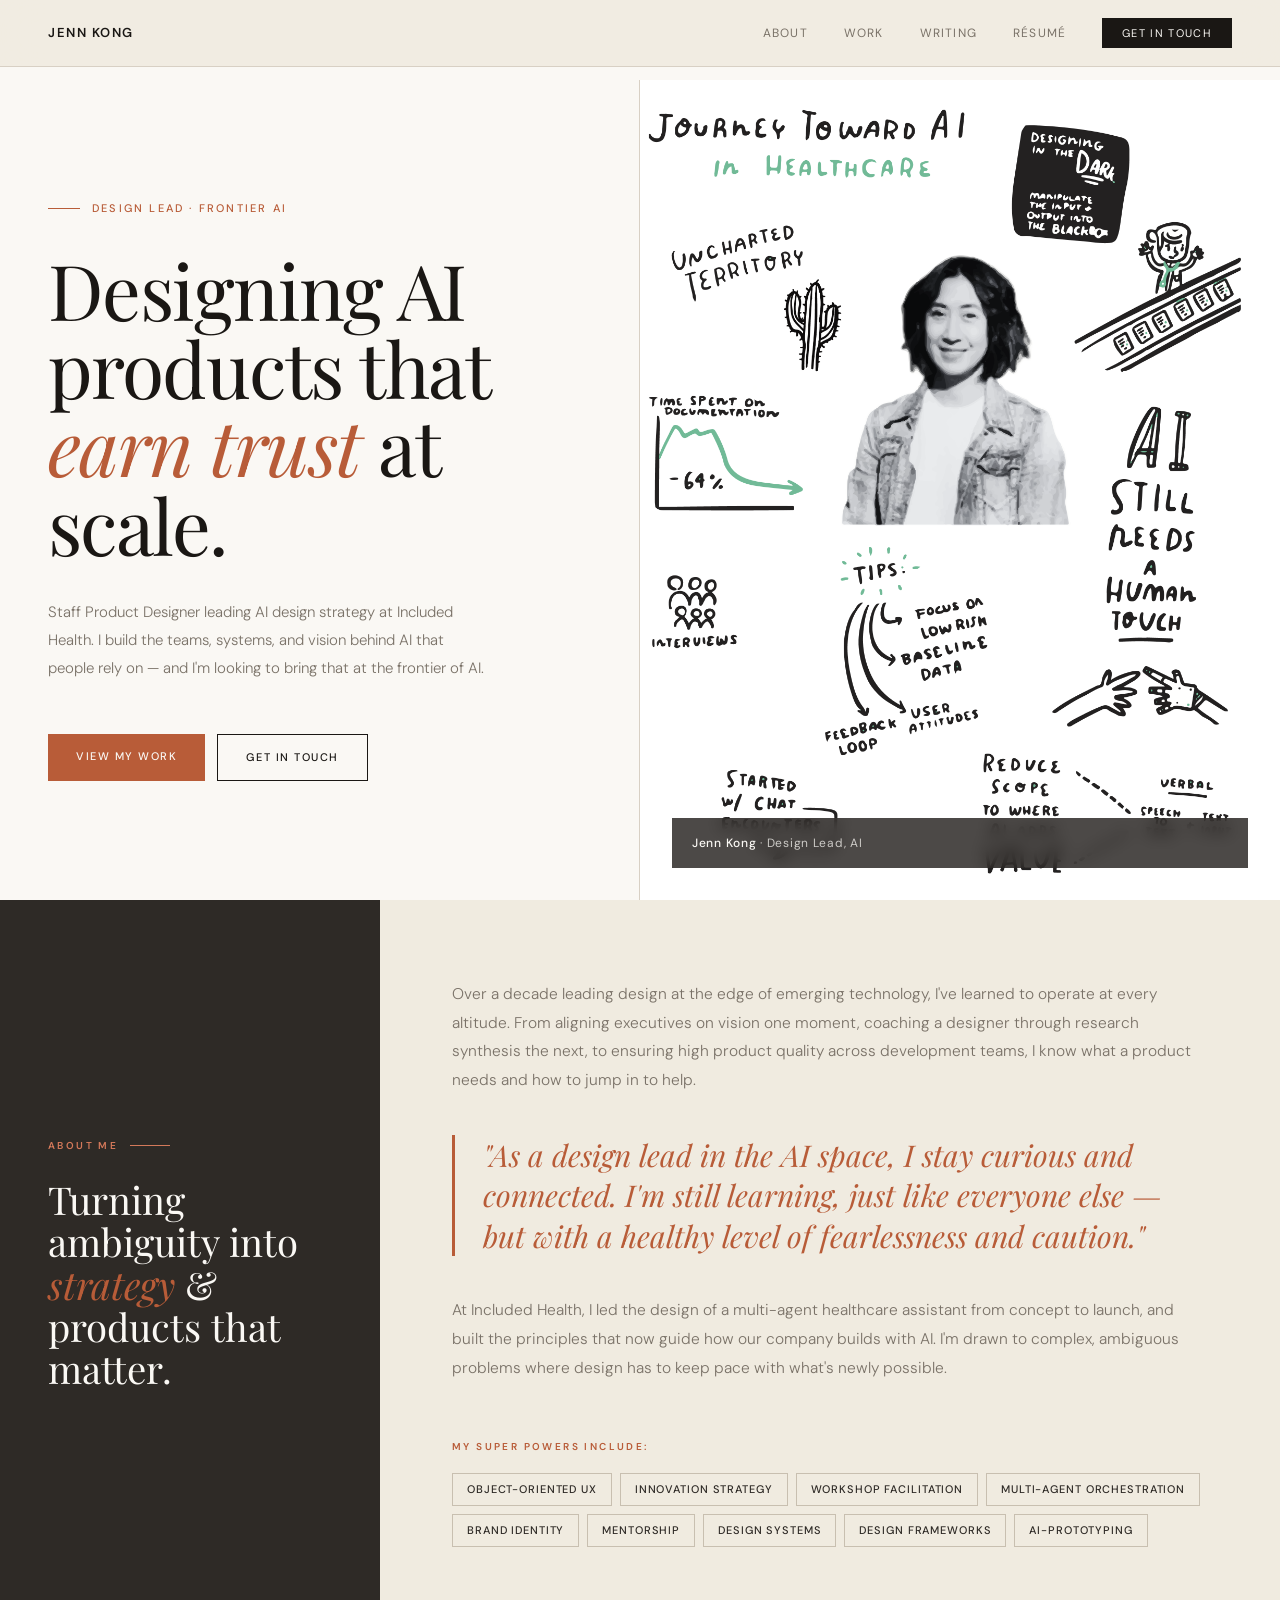
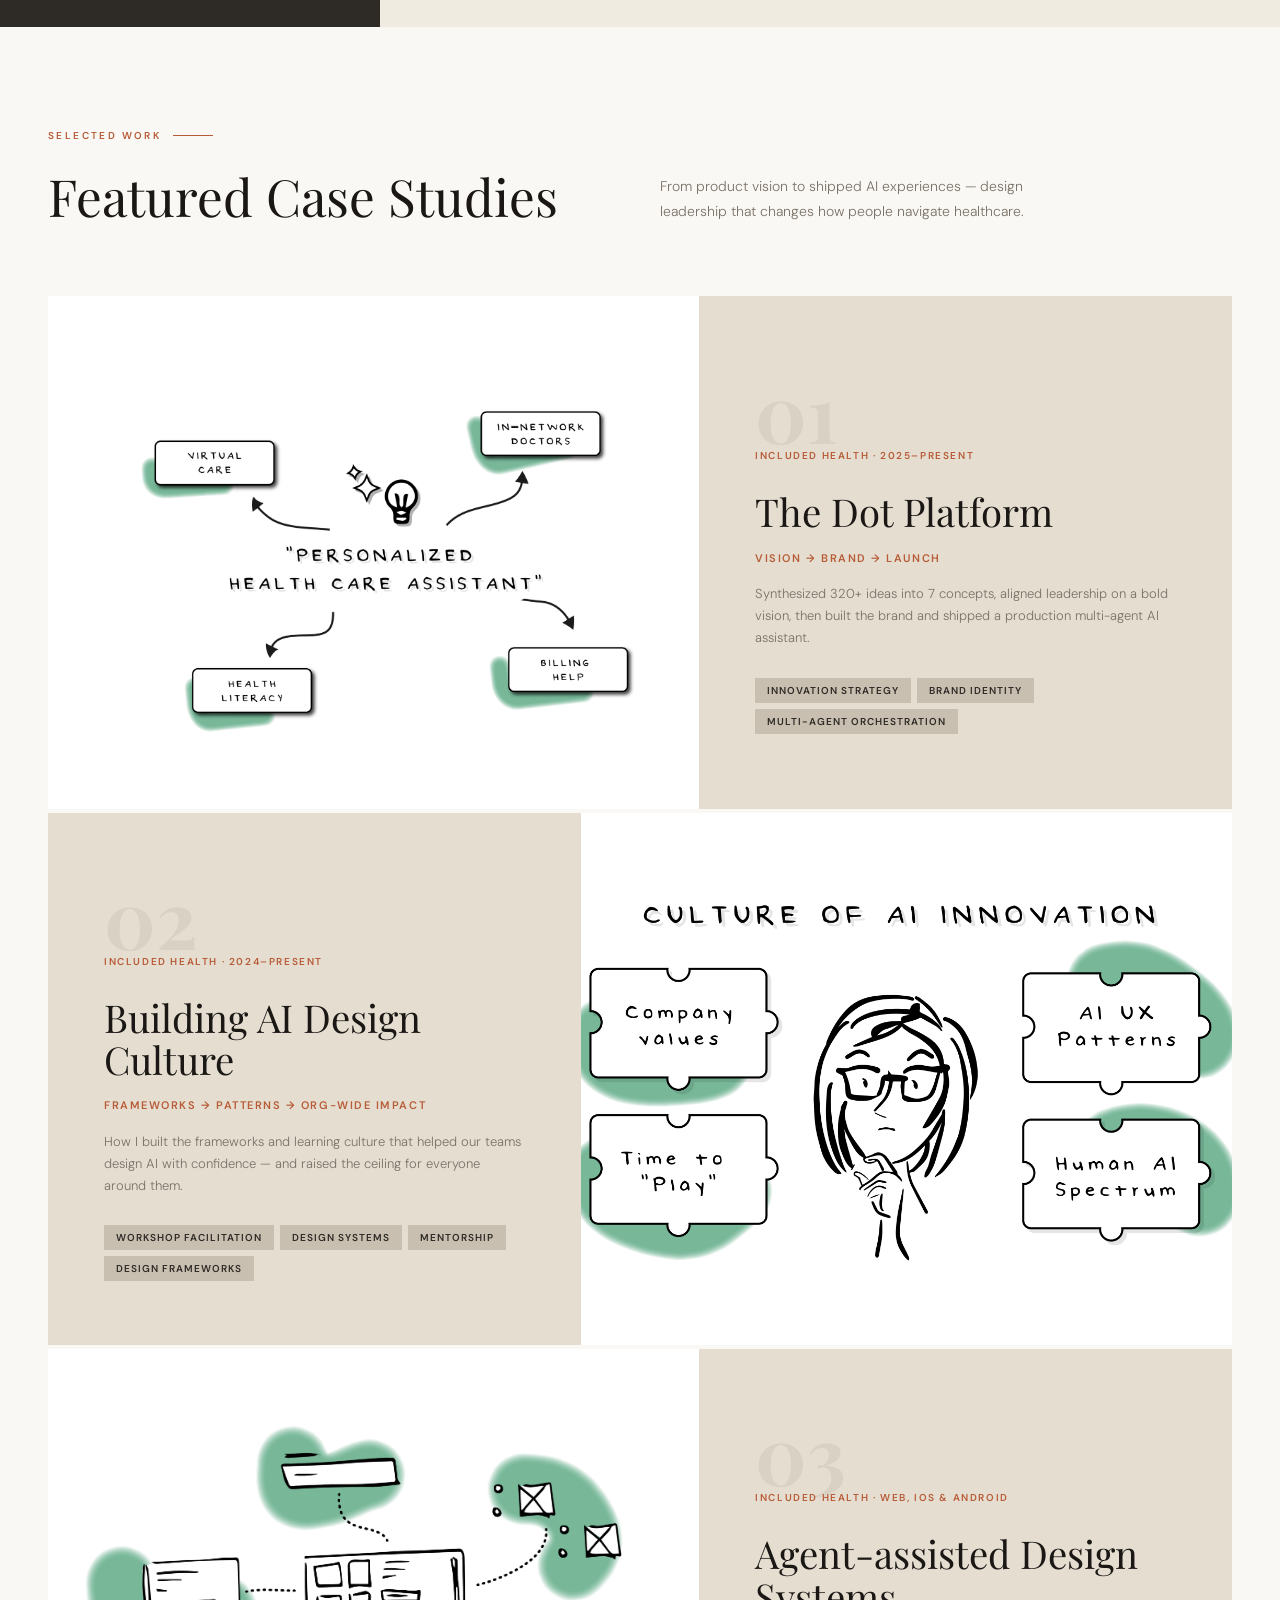
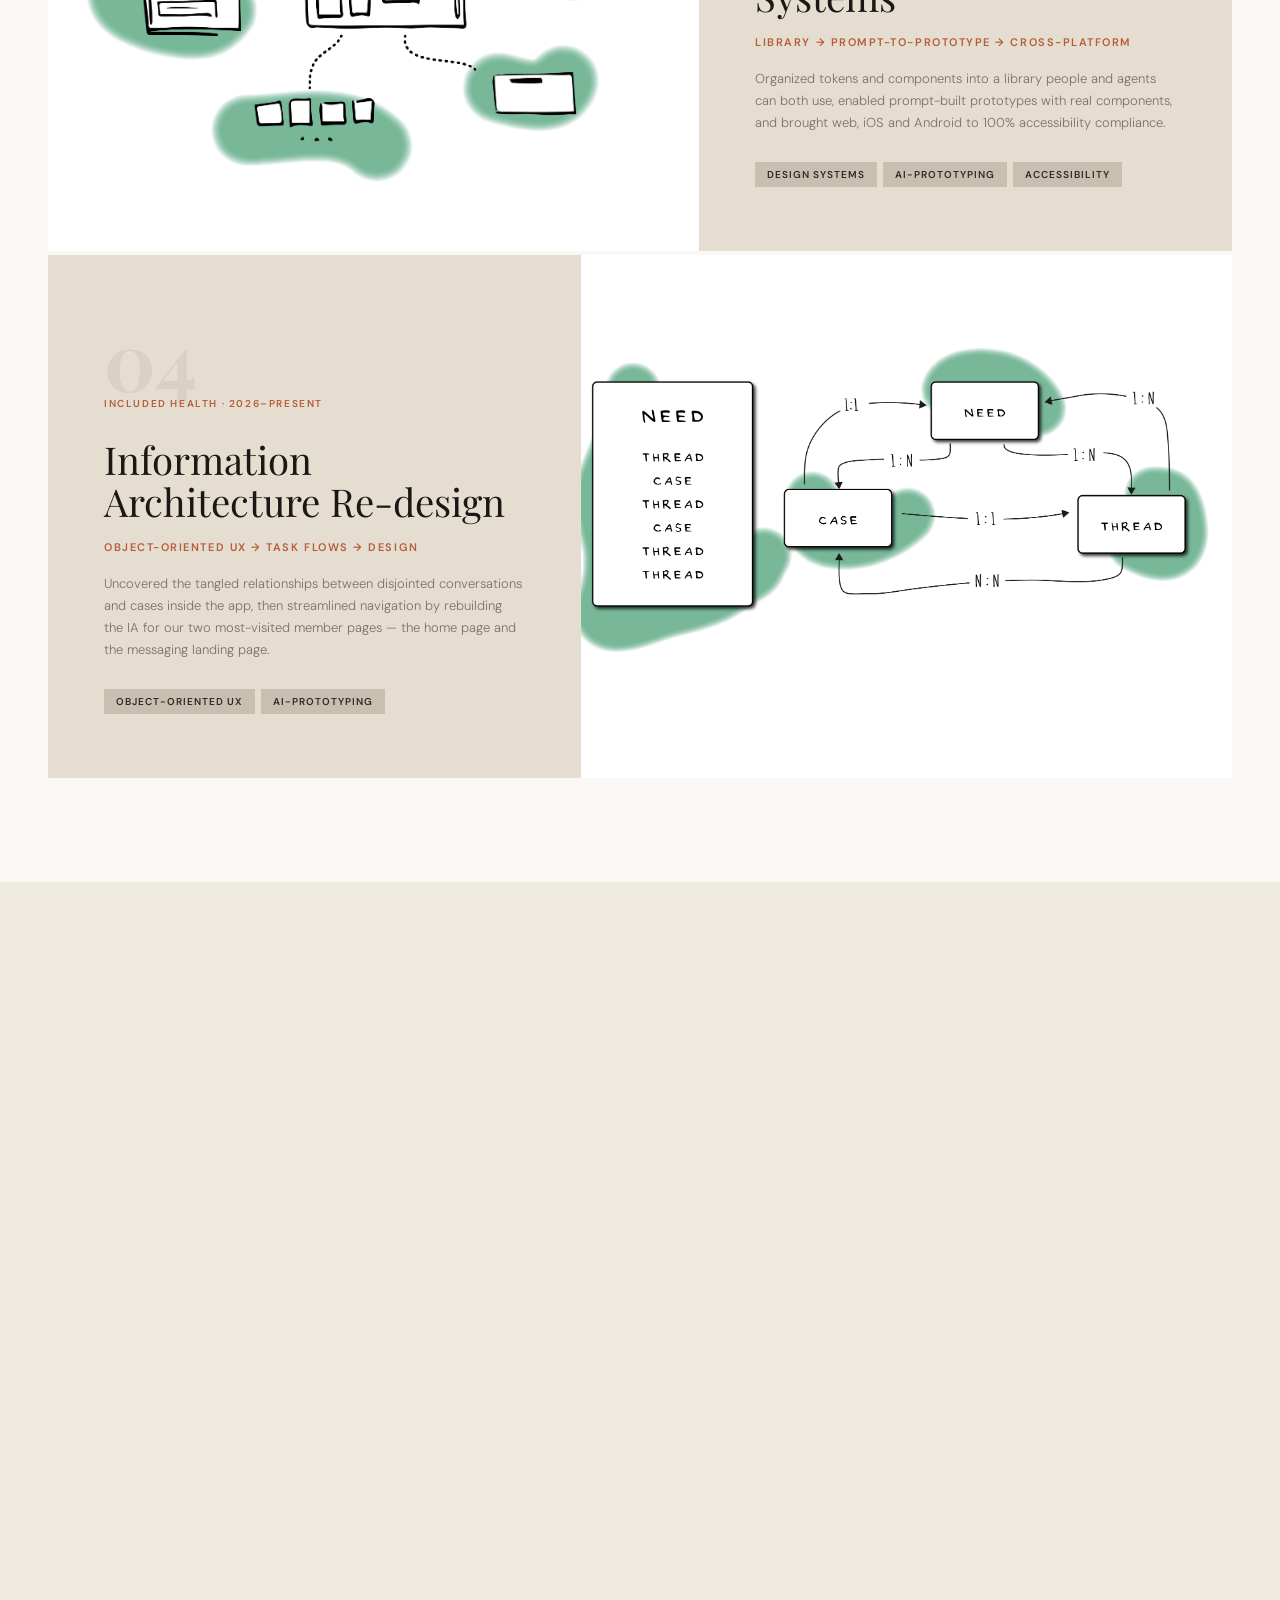
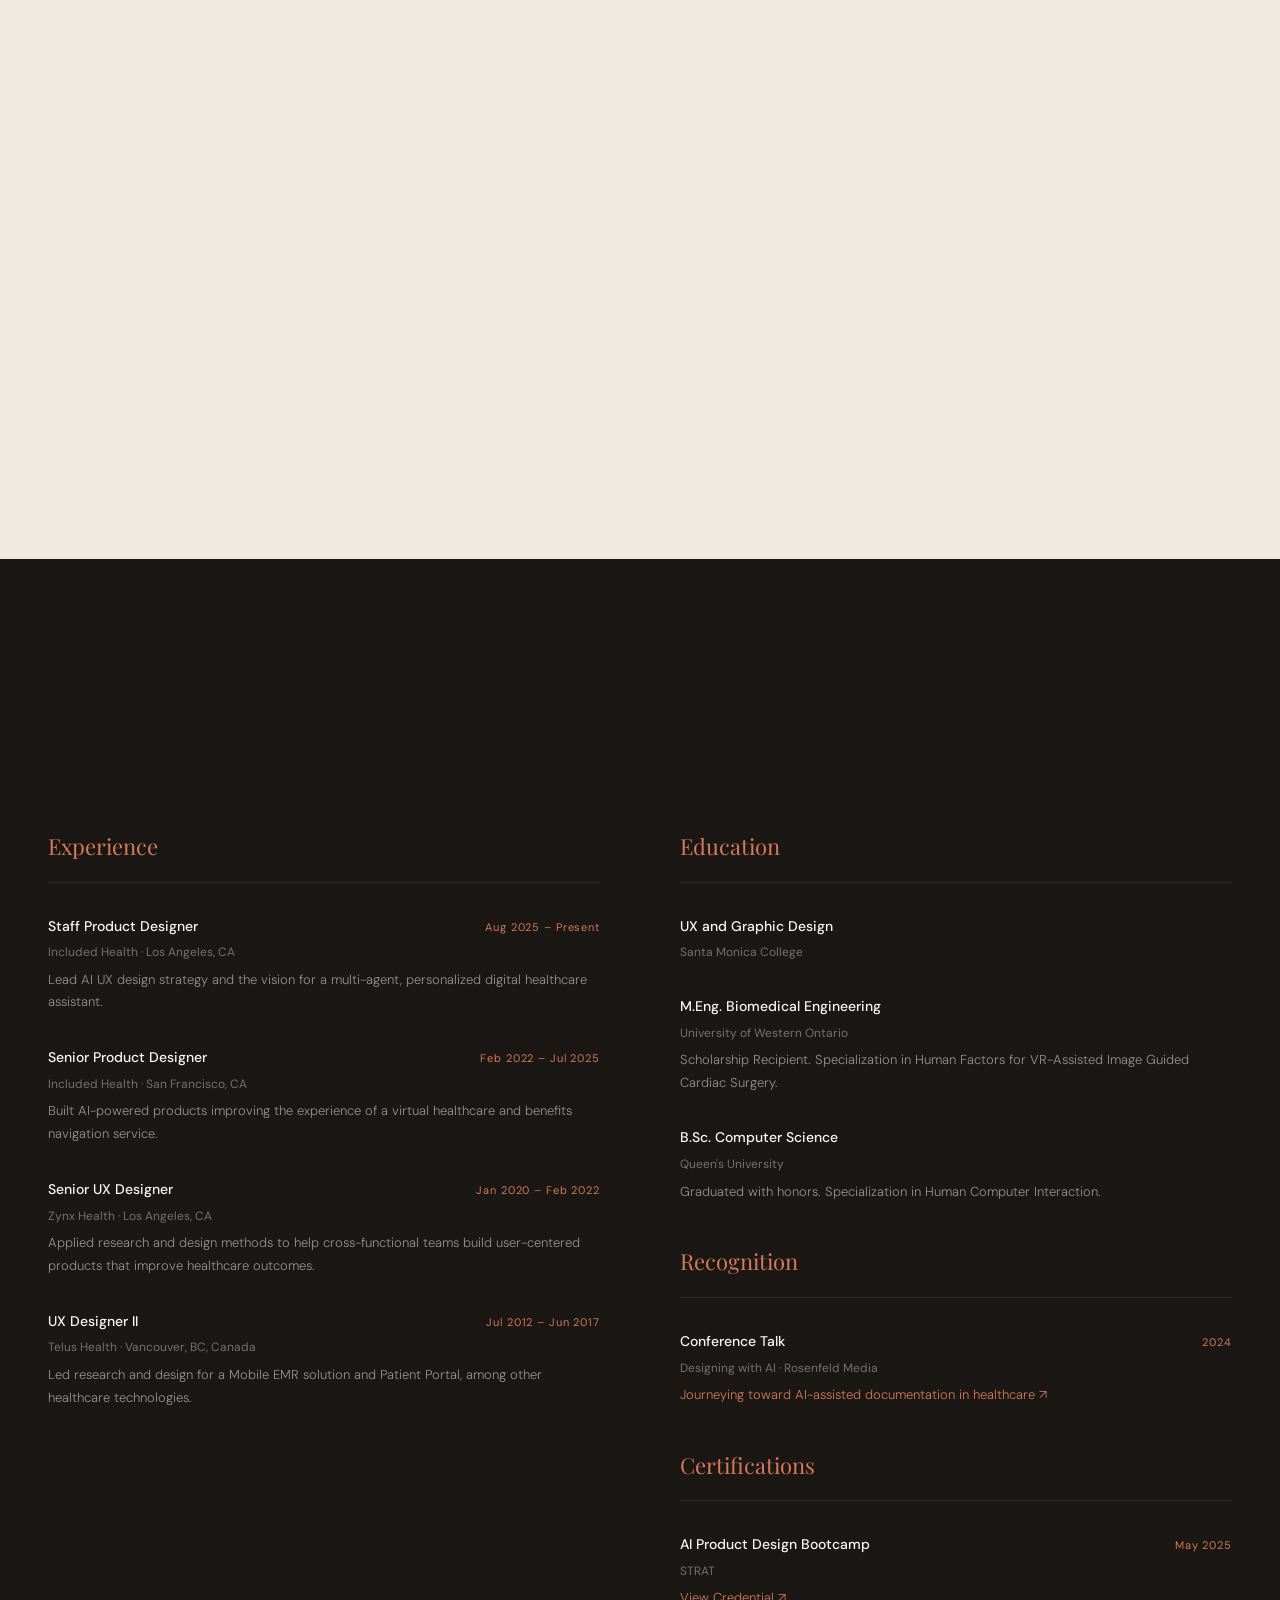
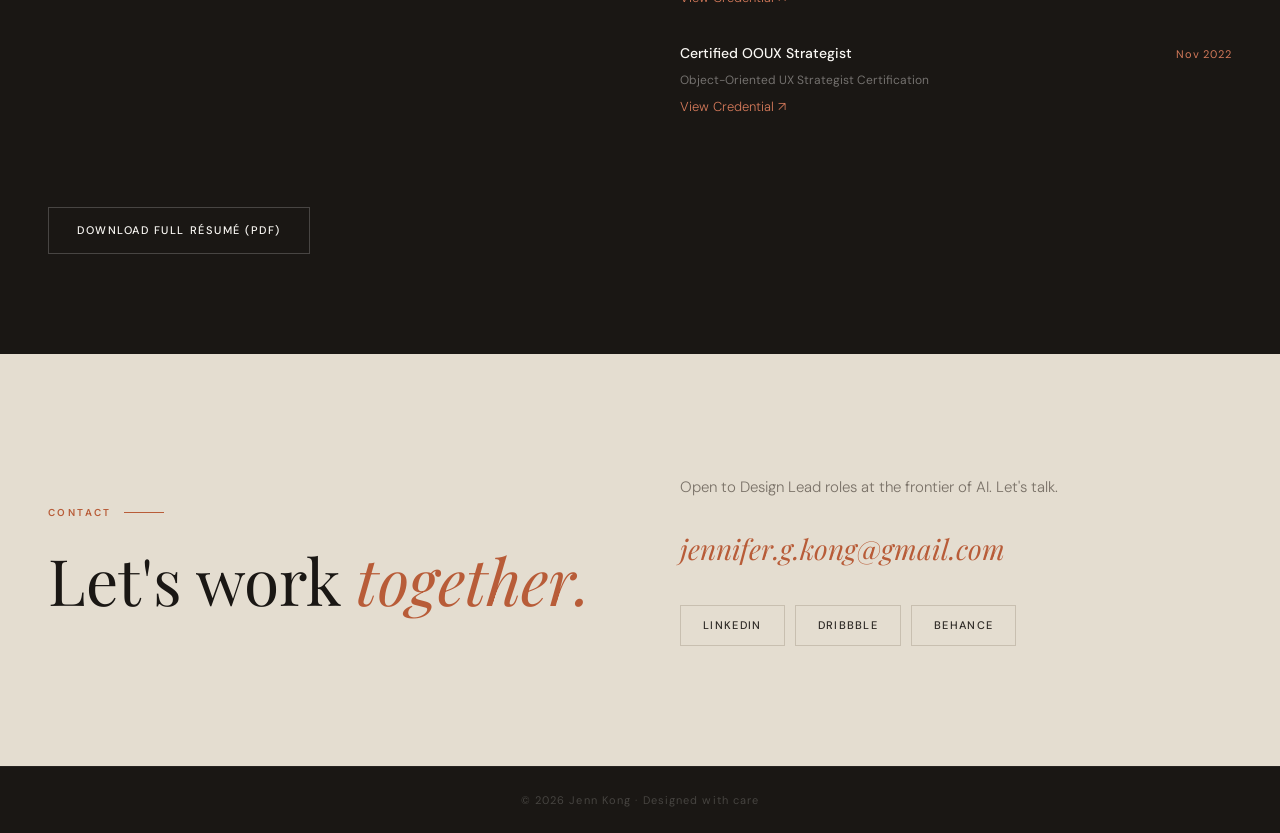
<file: index.html>
<!DOCTYPE html>
<html lang="en">
<head>
  <meta charset="UTF-8" />
  <meta name="viewport" content="width=device-width, initial-scale=1.0" />
  <title>Jenn Kong — Design Lead, AI</title>
  <link href="https://fonts.googleapis.com/css2?family=Playfair+Display:ital,wght@0,400;0,500;0,700;1,400;1,500&family=DM+Sans:wght@300;400;500;600&display=swap" rel="stylesheet" />
  <style>
    :root {
      --sand:      #f0ebe0;
      --stone:     #e4ddd0;
      --pebble:    #c8bfb0;
      --terra:     #b85c38;
      --terra-dk:  #8f3e22;
      --terra-lt:  #d4795a;
      --ink:       #1a1714;
      --charcoal:  #2e2a26;
      --mid:       #7a7268;
      --white:     #faf8f4;
      --border:    #d8d0c4;
    }

    *, *::before, *::after { box-sizing: border-box; margin: 0; padding: 0; }
    html { scroll-behavior: smooth; }

    body {
      font-family: 'DM Sans', sans-serif;
      background: var(--sand);
      color: var(--ink);
      font-size: 15px;
      line-height: 1.7;
      overflow-x: hidden;
    }

    /* ── NAV ── */
    nav {
      position: fixed; top: 0; left: 0; right: 0; z-index: 100;
      display: flex; justify-content: space-between; align-items: center;
      padding: 20px 48px;
      background: rgba(240,235,224,0.92);
      backdrop-filter: blur(20px);
      border-bottom: 1px solid var(--border);
    }
    .nav-logo {
      font-family: 'DM Sans', sans-serif;
      font-size: 13px; font-weight: 600; letter-spacing: 0.12em;
      color: var(--ink); text-decoration: none; text-transform: uppercase;
    }
    .nav-links { display: flex; gap: 36px; list-style: none; align-items: center; }
    .nav-links a {
      font-size: 12px; font-weight: 400; letter-spacing: 0.1em;
      text-transform: uppercase; color: var(--mid);
      text-decoration: none; transition: color 0.2s;
    }
    .nav-links a:hover { color: var(--terra); }
    .nav-cta {
      background: var(--ink); color: var(--white) !important;
      padding: 8px 20px; font-size: 11px !important; letter-spacing: 0.12em !important;
      transition: background 0.25s !important;
    }
    .nav-cta:hover { background: var(--terra) !important; color: var(--white) !important; }

    /* ── HERO ── */
    #hero {
      min-height: 100vh;
      display: grid;
      grid-template-columns: 1fr 1fr;
      padding-top: 80px;
      background: var(--white);
      overflow: hidden;
    }
    .hero-left {
      padding: 80px 64px 80px 48px;
      display: flex; flex-direction: column; justify-content: center;
      border-right: 1px solid var(--border);
    }
    .hero-eyebrow {
      font-size: 11px; font-weight: 500; letter-spacing: 0.2em;
      text-transform: uppercase; color: var(--terra);
      margin-bottom: 32px;
      display: flex; align-items: center; gap: 12px;
    }
    .hero-eyebrow::before {
      content: ''; width: 32px; height: 1px; background: var(--terra);
    }
    h1 {
      font-family: 'Playfair Display', serif;
      font-size: clamp(52px, 6vw, 82px);
      font-weight: 300; line-height: 1.02; letter-spacing: -0.02em;
      color: var(--ink); margin-bottom: 36px;
    }
    h1 em { font-style: italic; color: var(--terra); font-weight: 300; }
    .hero-sub {
      font-size: 15px; color: var(--mid); max-width: 440px;
      line-height: 1.85; margin-bottom: 52px; font-weight: 300;
    }
    .btn-row { display: flex; gap: 12px; flex-wrap: wrap; }
    .btn {
      display: inline-block; padding: 13px 28px;
      font-family: 'DM Sans', sans-serif;
      font-size: 11px; font-weight: 500; letter-spacing: 0.14em;
      text-transform: uppercase; text-decoration: none;
      transition: all 0.3s;
    }
    .btn-primary { background: var(--terra); color: var(--white); }
    .btn-primary:hover { background: var(--terra-dk); transform: translateY(-2px); }
    .btn-outline { background: transparent; color: var(--ink); border: 1px solid var(--ink); }
    .btn-outline:hover { background: var(--ink); color: var(--white); transform: translateY(-2px); }

    .hero-right {
      position: relative; overflow: hidden;
      background: var(--stone);
    }
    .hero-right img {
      width: 100%; height: 100%; object-fit: cover;
      filter: grayscale(20%);
      transition: filter 0.6s ease;
    }
    .hero-right:hover img { filter: grayscale(0%); }
    .hero-caption {
      position: absolute; bottom: 32px; left: 32px; right: 32px;
      background: rgba(26,23,20,0.78); backdrop-filter: blur(8px);
      padding: 16px 20px;
    }
    .hero-caption p {
      font-size: 12px; color: rgba(250,248,244,0.75);
      letter-spacing: 0.06em; line-height: 1.5;
    }
    .hero-caption strong { color: var(--white); font-weight: 500; }

    /* ── SECTION LABEL ── */
    .section-label {
      font-size: 10px; font-weight: 600; letter-spacing: 0.24em;
      text-transform: uppercase; color: var(--terra);
      margin-bottom: 24px;
      display: flex; align-items: center; gap: 12px;
    }
    .section-label::after {
      content: ''; flex: 1; max-width: 40px; height: 1px; background: var(--terra);
    }
    h2 {
      font-family: 'Playfair Display', serif;
      font-size: clamp(36px, 4vw, 54px); font-weight: 300;
      line-height: 1.1; color: var(--ink);
    }
    h2 em { font-style: italic; color: var(--terra); }
    .divider { width: 40px; height: 2px; background: var(--terra); margin: 28px 0; }

    /* ── ABOUT ── */
    #about {
      background: var(--sand);
      padding: 0;
      display: grid;
      grid-template-columns: 380px 1fr;
      min-height: 80vh;
    }
    .about-sidebar {
      background: var(--charcoal);
      padding: 80px 48px;
      display: flex; flex-direction: column; justify-content: center;
    }
    .about-sidebar .section-label { color: var(--terra-lt); }
    .about-sidebar .section-label::after { background: var(--terra-lt); }
    .about-sidebar h2 { color: var(--white); font-size: clamp(28px, 3vw, 40px); }
    .about-main { padding: 80px 72px; display: flex; flex-direction: column; justify-content: center; }
    .about-text p { color: var(--mid); margin-bottom: 20px; font-size: 15.5px; line-height: 1.85; font-weight: 300; }
    .pull-quote {
      font-family: 'Playfair Display', serif;
      font-size: clamp(22px, 2.5vw, 30px); font-style: italic;
      font-weight: 300; color: var(--terra);
      line-height: 1.35; margin: 40px 0;
      padding-left: 28px;
      border-left: 3px solid var(--terra);
    }
    .skills-title {
      font-size: 10px; font-weight: 600; letter-spacing: 0.24em;
      text-transform: uppercase; color: var(--terra);
      margin-top: 36px; margin-bottom: 18px;
    }
    .skills-list { display: flex; flex-wrap: wrap; gap: 8px; }
    .skill-chip {
      padding: 6px 14px; font-size: 11px; font-weight: 500;
      letter-spacing: 0.08em; text-transform: uppercase;
      background: transparent; color: var(--charcoal);
      border: 1px solid var(--pebble);
      text-decoration: none;
      transition: all 0.25s;
    }
    .skill-chip:hover { background: var(--charcoal); color: var(--sand); border-color: var(--charcoal); }

    /* ── PROJECTS ── */
    #projects { background: var(--white); padding: 100px 48px; }
    .projects-header {
      display: grid; grid-template-columns: 1fr 1fr;
      align-items: end; gap: 40px; margin-bottom: 72px;
    }
    .projects-header-right p {
      font-size: 14px; color: var(--mid); line-height: 1.8; font-weight: 300;
      max-width: 400px;
    }

    /* Featured cards — asymmetric editorial layout */
    .featured-card {
      display: grid; grid-template-columns: 55% 1fr;
      background: var(--sand); overflow: hidden;
      margin-bottom: 4px;
      text-decoration: none; color: inherit;
      transition: opacity 0.3s;
      scroll-margin-top: 96px;
    }
    .featured-card:hover { opacity: 0.92; }
    .featured-card-reverse { grid-template-columns: 1fr 55%; }
    .featured-card-reverse .featured-card-img { order: 2; }
    .featured-card-reverse .featured-card-info { order: 1; }

    .featured-card-img {
      overflow: hidden; aspect-ratio: unset; min-height: 420px;
    }
    .featured-card-img .project-img {
      width: 100%; height: 100%; object-fit: cover;
      filter: grayscale(30%);
      transition: filter 0.6s ease, transform 0.6s ease;
    }
    .featured-card:hover .featured-card-img .project-img {
      filter: grayscale(0%); transform: scale(1.03);
    }
    .featured-card-info {
      padding: 64px 56px;
      display: flex; flex-direction: column; justify-content: center; gap: 16px;
      background: var(--stone);
    }
    .featured-card-num {
      font-family: 'Playfair Display', serif;
      font-size: 80px; font-weight: 700; color: rgba(26,23,20,0.06);
      line-height: 1; margin-bottom: -20px;
    }
    .featured-card-title {
      font-family: 'Playfair Display', serif;
      font-size: clamp(28px, 3vw, 40px); font-weight: 300;
      color: var(--ink); line-height: 1.1;
    }
    .featured-card-subtitle {
      font-size: 11px; font-weight: 600; letter-spacing: 0.14em;
      color: var(--terra); text-transform: uppercase;
    }
    .featured-card-tags { display: flex; flex-wrap: wrap; gap: 6px; margin-top: 12px; }
    .featured-tag {
      padding: 4px 12px; font-size: 10px; font-weight: 600;
      letter-spacing: 0.1em; text-transform: uppercase;
      background: var(--pebble); color: var(--charcoal);
    }
    @media (max-width: 900px) {
      .featured-card, .featured-card-reverse { grid-template-columns: 1fr; }
      .featured-card-reverse .featured-card-img { order: 0; }
      .featured-card-reverse .featured-card-info { order: 0; }
      .featured-card-img { min-height: 280px; }
      .featured-card-info { padding: 40px 32px; }
    }

    /* Writing grid */
    #writing { background: var(--sand); padding: 100px 48px; }
    .writing-header {
      display: grid; grid-template-columns: 1fr 2fr;
      gap: 60px; align-items: start; margin-bottom: 64px;
    }
    .projects-grid { display: grid; grid-template-columns: repeat(3, 1fr); gap: 2px; }
    .project-card {
      background: var(--stone); overflow: hidden;
      text-decoration: none; color: inherit; display: block;
      transition: background 0.3s;
    }
    .project-card:hover { background: var(--pebble); }
    .project-thumb {
      aspect-ratio: 16/10; overflow: hidden; position: relative;
      display: flex; align-items: center; justify-content: center;
      font-size: 11px; letter-spacing: 0.1em; text-transform: uppercase;
      color: var(--mid);
      background: var(--charcoal);
    }
    .project-info { padding: 24px 24px 28px; }
    .project-category {
      font-size: 10px; letter-spacing: 0.16em; text-transform: uppercase;
      color: var(--terra); font-weight: 600; margin-bottom: 10px;
    }
    .project-title {
      font-family: 'Playfair Display', serif;
      font-size: 20px; font-weight: 300; color: var(--ink);
      margin-bottom: 10px; line-height: 1.25;
    }
    .project-desc { font-size: 13px; color: var(--mid); line-height: 1.7; font-weight: 300; }

    .project-img {
      width: 100%; height: 100%; object-fit: cover;
      filter: grayscale(20%);
      transition: filter 0.5s ease, transform 0.5s ease;
      display: block;
    }
    .project-card:hover .project-img { filter: grayscale(0%); transform: scale(1.04); }
    .project-thumb img.project-img { position: absolute; inset: 0; }

    /* ── RESUME ── */
    #resume {
      background: var(--ink); color: var(--white);
      padding: 100px 48px;
    }
    #resume .section-label { color: var(--terra-lt); }
    #resume .section-label::after { background: var(--terra-lt); }
    #resume h2 { color: var(--white); margin-bottom: 72px; }
    .resume-layout { display: grid; grid-template-columns: 1fr 1fr; gap: 80px; }
    .resume-section h3 {
      font-family: 'Playfair Display', serif;
      font-size: 22px; font-weight: 300; color: var(--terra-lt);
      margin-bottom: 32px; padding-bottom: 16px;
      border-bottom: 1px solid rgba(255,255,255,0.08);
    }
    .resume-item { margin-bottom: 32px; }
    .resume-item-header {
      display: flex; justify-content: space-between; align-items: baseline;
      margin-bottom: 4px; gap: 12px;
    }
    .resume-role { font-weight: 500; font-size: 14px; color: var(--white); }
    .resume-date {
      font-size: 11px; color: var(--terra-lt); letter-spacing: 0.08em;
      white-space: nowrap; font-weight: 400;
    }
    .resume-place { font-size: 12px; color: rgba(250,248,244,0.4); margin-bottom: 6px; }
    .resume-desc { font-size: 13px; color: rgba(250,248,244,0.55); line-height: 1.75; font-weight: 300; }
    .resume-desc a { color: var(--terra-lt); text-decoration: none; }
    .resume-desc a:hover { opacity: 0.75; }
    .resume-btn-row { margin-top: 56px; }

    /* ── CONTACT ── */
    #contact { background: var(--stone); padding: 120px 48px; }
    .contact-inner {
      display: grid; grid-template-columns: 1fr 1fr;
      gap: 80px; align-items: center;
    }
    .contact-left h2 { font-size: clamp(42px, 5vw, 72px); }
    .contact-right { display: flex; flex-direction: column; gap: 24px; }
    .contact-sub {
      font-size: 15px; color: var(--mid); line-height: 1.85; font-weight: 300;
    }
    .contact-email {
      font-family: 'Playfair Display', serif;
      font-size: clamp(20px, 2.5vw, 28px); font-style: italic;
      color: var(--terra); text-decoration: none; font-weight: 300;
      transition: color 0.2s;
    }
    .contact-email:hover { color: var(--terra-dk); }
    .contact-links { display: flex; gap: 10px; flex-wrap: wrap; margin-top: 8px; }
    .contact-link {
      display: inline-block; padding: 10px 22px;
      font-size: 11px; font-weight: 500; letter-spacing: 0.12em;
      text-transform: uppercase; text-decoration: none;
      border: 1px solid var(--pebble); color: var(--charcoal);
      transition: all 0.3s;
    }
    .contact-link:hover { background: var(--ink); color: var(--white); border-color: var(--ink); }

    /* ── FOOTER ── */
    footer {
      background: var(--ink); color: rgba(250,248,244,0.2);
      text-align: center; font-size: 11px; letter-spacing: 0.1em;
      padding: 24px 48px; border-top: 1px solid rgba(255,255,255,0.05);
    }

    /* ── ANIMATIONS ── */
    .reveal {
      opacity: 0; transform: translateY(24px);
      transition: opacity 0.9s cubic-bezier(0.16,1,0.3,1), transform 0.9s cubic-bezier(0.16,1,0.3,1);
    }
    .reveal.visible { opacity: 1; transform: translateY(0); }

    /* ── RESPONSIVE ── */
    @media (max-width: 1024px) {
      #hero { grid-template-columns: 1fr; }
      .hero-right { min-height: 50vw; }
      #about { grid-template-columns: 1fr; }
      .about-sidebar { padding: 60px 40px; }
      .about-main { padding: 60px 40px; }
      .projects-header { grid-template-columns: 1fr; }
      .contact-inner { grid-template-columns: 1fr; }
      .writing-header { grid-template-columns: 1fr; }
    }
    @media (max-width: 900px) {
      nav { padding: 18px 24px; }
      #hero, #about { padding-top: 0; }
      .hero-left { padding: 60px 28px; }
      #projects, #writing, #resume, #contact { padding: 72px 28px; }
      .resume-layout { grid-template-columns: 1fr; gap: 48px; }
      .projects-grid { grid-template-columns: 1fr 1fr; }
    }
    @media (max-width: 600px) {
      .nav-links { display: none; }
      .projects-grid { grid-template-columns: 1fr; }
    }
  </style>
</head>
<body>

  <!-- NAV -->
  <nav>
    <a href="#hero" class="nav-logo">Jenn Kong</a>
    <ul class="nav-links">
      <li><a href="#about">About</a></li>
      <li><a href="#projects">Work</a></li>
      <li><a href="#writing">Writing</a></li>
      <li><a href="#resume">Résumé</a></li>
      <li><a href="#contact" class="nav-cta">Get In Touch</a></li>
    </ul>
  </nav>

  <!-- HERO -->
  <section id="hero">
    <div class="hero-left">
      <div class="hero-eyebrow">Design Lead · Frontier AI</div>
      <h1>Designing AI products that <em>earn trust</em> at scale.</h1>
      <p class="hero-sub">Staff Product Designer leading AI design strategy at Included Health. I build the teams, systems, and vision behind AI that people rely on — and I'm looking to bring that at the frontier of AI.</p>
      <div class="btn-row">
        <a href="#projects" class="btn btn-primary">View My Work</a>
        <a href="#contact" class="btn btn-outline">Get In Touch</a>
      </div>
    </div>
    <div class="hero-right">
      <img src="images/main_Image.png" alt="Jenn Kong — Designing with AI conference sketch notes" />
      <div class="hero-caption">
        <p><strong>Jenn Kong</strong> · Design Lead, AI</p>
      </div>
    </div>
  </section>

  <!-- ABOUT -->
  <section id="about">
    <div class="about-sidebar reveal">
      <div class="section-label">About Me</div>
      <h2>Turning ambiguity into <em>strategy</em> &amp; products that matter.</h2>
    </div>
    <div class="about-main reveal">
      <div class="about-text">
        <p>Over a decade leading design at the edge of emerging technology, I've learned to operate at every altitude. From aligning executives on vision one moment, coaching a designer through research synthesis the next, to ensuring high product quality across development teams, I know what a product needs and how to jump in to help.</p>
        <div class="pull-quote">"As a design lead in the AI space, I stay curious and connected. I'm still learning, just like everyone else — but with a healthy level of fearlessness and caution."</div>
        <p>At Included Health, I led the design of a multi-agent healthcare assistant from concept to launch, and built the principles that now guide how our company builds with AI. I'm drawn to complex, ambiguous problems where design has to keep pace with what's newly possible.</p>
      </div>
      <div class="skills-title">My Super Powers include:</div>
      <div class="skills-list">
        <a href="#ia-redesign" class="skill-chip">Object-oriented UX</a>
        <a href="#dot-platform" class="skill-chip">Innovation strategy</a>
        <a href="#ai-design-culture" class="skill-chip">Workshop facilitation</a>
        <a href="#dot-platform" class="skill-chip">Multi-agent orchestration</a>
        <a href="#dot-platform" class="skill-chip">Brand identity</a>
        <a href="#ai-design-culture" class="skill-chip">Mentorship</a>
        <a href="#design-systems" class="skill-chip">Design systems</a>
        <a href="#ai-design-culture" class="skill-chip">Design frameworks</a>
        <a href="#design-systems" class="skill-chip">AI-prototyping</a>
      </div>
    </div>
  </section>

  <!-- PROJECTS -->
  <section id="projects">
    <div class="projects-header reveal">
      <div>
        <div class="section-label">Selected Work</div>
        <h2>Featured Case Studies</h2>
      </div>
      <div class="projects-header-right">
        <p>From product vision to shipped AI experiences — design leadership that changes how people navigate healthcare.</p>
      </div>
    </div>

    <a href="case-studies/DotPlatform.html" id="dot-platform" class="featured-card reveal">
      <div class="featured-card-img">
        <img src="images/dotplatform-sketch.png" alt="The Dot Platform" class="project-img" />
      </div>
      <div class="featured-card-info">
        <div class="featured-card-num">01</div>
        <div class="project-category">Included Health · 2025–Present</div>
        <div class="featured-card-title">The Dot Platform</div>
        <p class="featured-card-subtitle">Vision → Brand → Launch</p>
        <p class="project-desc">Synthesized 320+ ideas into 7 concepts, aligned leadership on a bold vision, then built the brand and shipped a production multi-agent AI assistant.</p>
        <div class="featured-card-tags">
          <span class="featured-tag">Innovation strategy</span>
          <span class="featured-tag">Brand identity</span>
          <span class="featured-tag">Multi-agent orchestration</span>
        </div>
      </div>
    </a>

    <a href="case-studies/AIDesignCulture.html" id="ai-design-culture" class="featured-card featured-card-reverse reveal">
      <div class="featured-card-img">
        <img src="images/aiculture-sketch.png" alt="Culture of AI innovation — systems thinking, time to play, AI UX patterns, sci-fi inspiration" class="project-img" />
      </div>
      <div class="featured-card-info">
        <div class="featured-card-num">02</div>
        <div class="project-category">Included Health · 2024–Present</div>
        <div class="featured-card-title">Building AI Design Culture</div>
        <p class="featured-card-subtitle">Frameworks → Patterns → Org-wide Impact</p>
        <p class="project-desc">How I built the frameworks and learning culture that helped our teams design AI with confidence — and raised the ceiling for everyone around them.</p>
        <div class="featured-card-tags">
          <span class="featured-tag">Workshop facilitation</span>
          <span class="featured-tag">Design systems</span>
          <span class="featured-tag">Mentorship</span>
          <span class="featured-tag">Design frameworks</span>
        </div>
      </div>
    </a>

    <a href="case-studies/DesignSystems.html" id="design-systems" class="featured-card reveal">
      <div class="featured-card-img">
        <img src="images/design-systems.png" alt="Agent-assisted Design Systems — component library sketch" class="project-img" />
      </div>
      <div class="featured-card-info">
        <div class="featured-card-num">03</div>
        <div class="project-category">Included Health · Web, iOS &amp; Android</div>
        <div class="featured-card-title">Agent-assisted Design Systems</div>
        <p class="featured-card-subtitle">Library → Prompt-to-Prototype → Cross-platform</p>
        <p class="project-desc">Organized tokens and components into a library people and agents can both use, enabled prompt-built prototypes with real components, and brought web, iOS and Android to 100% accessibility compliance.</p>
        <div class="featured-card-tags">
          <span class="featured-tag">Design systems</span>
          <span class="featured-tag">AI-prototyping</span>
          <span class="featured-tag">Accessibility</span>
        </div>
      </div>
    </a>

    <a href="case-studies/InformationArchitecture.html" id="ia-redesign" class="featured-card featured-card-reverse reveal">
      <div class="featured-card-img">
        <img src="images/ia-ooux-sketch.png" alt="Information Architecture Re-design — object-oriented UX sketch" class="project-img" />
      </div>
      <div class="featured-card-info">
        <div class="featured-card-num">04</div>
        <div class="project-category">Included Health · 2026–Present</div>
        <div class="featured-card-title">Information Architecture Re-design</div>
        <p class="featured-card-subtitle">Object-oriented UX → Task flows → Design</p>
        <p class="project-desc">Uncovered the tangled relationships between disjointed conversations and cases inside the app, then streamlined navigation by rebuilding the IA for our two most-visited member pages — the home page and the messaging landing page.</p>
        <div class="featured-card-tags">
          <span class="featured-tag">Object-oriented UX</span>
          <span class="featured-tag">AI-prototyping</span>
        </div>
      </div>
    </a>
  </section>

  <!-- WRITING -->
  <section id="writing">
    <div class="writing-header reveal">
      <div>
        <div class="section-label">Thought Leadership</div>
        <h2>Writing &amp; Talks</h2>
        <div class="divider"></div>
      </div>
      <div>
        <p style="font-size:15px; color:var(--mid); line-height:1.85; font-weight:300;">Sharing ideas at the intersection of AI, design practice, and team culture — on Medium and on stage.</p>
      </div>
    </div>
    <div class="projects-grid">

      <a href="https://medium.com/@jennifer.kong/5-ux-design-tips-for-tackling-the-ai-unknowns-27feb97d7f80" target="_blank" class="project-card reveal">
        <div class="project-thumb">
          <img src="images/writing-ai-tips.webp" alt="5 UX Design Tips for Tackling the AI Unknowns" class="project-img" />
        </div>
        <div class="project-info">
          <div class="project-category">AI Design · UX Strategy</div>
          <div class="project-title">5 UX Design Tips for Tackling the AI Unknowns</div>
          <p class="project-desc">Actionable guidance for designing with AI — focused on clarity, trust, and iterative validation. ↗</p>
        </div>
      </a>

      <a href="https://rosenverse.rosenfeldmedia.com/videos/case-study-journeying-toward-ai-assisted-documentation-in-healthcare" target="_blank" class="project-card reveal">
        <div class="project-thumb">
          <img src="images/writing-rosenfeld-talk.png" alt="Journeying Toward AI-Assisted Documentation in Healthcare" class="project-img" />
        </div>
        <div class="project-info">
          <div class="project-category">Conference Talk · Designing with AI 2024</div>
          <div class="project-title">Journeying Toward AI-Assisted Documentation in Healthcare</div>
          <p class="project-desc">A case study on early GenAI adoption in clinical workflows, presented at Rosenfeld Media. ↗</p>
        </div>
      </a>

      <a href="https://medium.com/@jennifer.kong/designing-with-intention-16508daa57da" target="_blank" class="project-card reveal">
        <div class="project-thumb">
          <img src="images/writing-designing-intention.webp" alt="Designing with Intention" class="project-img" />
        </div>
        <div class="project-info">
          <div class="project-category">Design Philosophy</div>
          <div class="project-title">Designing with Intention</div>
          <p class="project-desc">A reflection on purposeful design practice — aligning outcomes with user needs and organizational goals. ↗</p>
        </div>
      </a>

      <a href="https://medium.com/included-health-design/how-volleyball-can-help-you-to-survive-and-thrive-on-a-design-team-a57044cc815b" target="_blank" class="project-card reveal">
        <div class="project-thumb">
          <img src="images/writing-volleyball.webp" alt="Volleyball for Design Teams" class="project-img" />
        </div>
        <div class="project-info">
          <div class="project-category">Design Culture · Team Leadership</div>
          <div class="project-title">Volleyball for Design Teams</div>
          <p class="project-desc">How volleyball can help you survive and thrive on a design team — practical collaboration lessons from a sports metaphor. ↗</p>
        </div>
      </a>

    </div>
  </section>

  <!-- RESUME -->
  <section id="resume">
    <div class="reveal">
      <div class="section-label">Résumé</div>
      <h2>Experience &amp; Education</h2>
    </div>
    <div class="resume-layout">
      <div class="resume-section reveal">
        <h3>Experience</h3>
        <div class="resume-item">
          <div class="resume-item-header">
            <span class="resume-role">Staff Product Designer</span>
            <span class="resume-date">Aug 2025 – Present</span>
          </div>
          <div class="resume-place">Included Health · Los Angeles, CA</div>
          <p class="resume-desc">Lead AI UX design strategy and the vision for a multi-agent, personalized digital healthcare assistant.</p>
        </div>
        <div class="resume-item">
          <div class="resume-item-header">
            <span class="resume-role">Senior Product Designer</span>
            <span class="resume-date">Feb 2022 – Jul 2025</span>
          </div>
          <div class="resume-place">Included Health · San Francisco, CA</div>
          <p class="resume-desc">Built AI-powered products improving the experience of a virtual healthcare and benefits navigation service.</p>
        </div>
        <div class="resume-item">
          <div class="resume-item-header">
            <span class="resume-role">Senior UX Designer</span>
            <span class="resume-date">Jan 2020 – Feb 2022</span>
          </div>
          <div class="resume-place">Zynx Health · Los Angeles, CA</div>
          <p class="resume-desc">Applied research and design methods to help cross-functional teams build user-centered products that improve healthcare outcomes.</p>
        </div>
        <div class="resume-item">
          <div class="resume-item-header">
            <span class="resume-role">UX Designer II</span>
            <span class="resume-date">Jul 2012 – Jun 2017</span>
          </div>
          <div class="resume-place">Telus Health · Vancouver, BC, Canada</div>
          <p class="resume-desc">Led research and design for a Mobile EMR solution and Patient Portal, among other healthcare technologies.</p>
        </div>
      </div>
      <div class="resume-section reveal">
        <h3>Education</h3>
        <div class="resume-item">
          <div class="resume-item-header"><span class="resume-role">UX and Graphic Design</span></div>
          <div class="resume-place">Santa Monica College</div>
        </div>
        <div class="resume-item">
          <div class="resume-item-header"><span class="resume-role">M.Eng. Biomedical Engineering</span></div>
          <div class="resume-place">University of Western Ontario</div>
          <p class="resume-desc">Scholarship Recipient. Specialization in Human Factors for VR-Assisted Image Guided Cardiac Surgery.</p>
        </div>
        <div class="resume-item">
          <div class="resume-item-header"><span class="resume-role">B.Sc. Computer Science</span></div>
          <div class="resume-place">Queen's University</div>
          <p class="resume-desc">Graduated with honors. Specialization in Human Computer Interaction.</p>
        </div>
        <h3 style="margin-top:40px;">Recognition</h3>
        <div class="resume-item">
          <div class="resume-item-header">
            <span class="resume-role">Conference Talk</span>
            <span class="resume-date">2024</span>
          </div>
          <div class="resume-place">Designing with AI · Rosenfeld Media</div>
          <p class="resume-desc"><a href="https://rosenverse.rosenfeldmedia.com/videos/case-study-journeying-toward-ai-assisted-documentation-in-healthcare" target="_blank">Journeying toward AI-assisted documentation in healthcare ↗</a></p>
        </div>
        <h3 style="margin-top:40px;">Certifications</h3>
        <div class="resume-item">
          <div class="resume-item-header">
            <span class="resume-role">AI Product Design Bootcamp</span>
            <span class="resume-date">May 2025</span>
          </div>
          <div class="resume-place">STRAT</div>
          <p class="resume-desc"><a href="https://drive.google.com/file/d/15HrHI116fsYMPHc-T-d07sj5H5gSKpmk/view" target="_blank">View Credential ↗</a></p>
        </div>
        <div class="resume-item">
          <div class="resume-item-header">
            <span class="resume-role">Certified OOUX Strategist</span>
            <span class="resume-date">Nov 2022</span>
          </div>
          <div class="resume-place">Object-Oriented UX Strategist Certification</div>
          <p class="resume-desc"><a href="https://ooux.com/people/jenniferkong" target="_blank">View Credential ↗</a></p>
        </div>
      </div>
    </div>
    <div class="resume-btn-row reveal">
      <a href="files/Jenn_Kong_Resume_2026.pdf" target="_blank" class="btn btn-outline" style="border-color:rgba(255,255,255,0.2); color:var(--white);">Download Full Résumé (PDF)</a>
    </div>
  </section>

  <!-- CONTACT -->
  <section id="contact">
    <div class="contact-inner reveal">
      <div class="contact-left">
        <div class="section-label">Contact</div>
        <h2>Let's work <em>together.</em></h2>
      </div>
      <div class="contact-right">
        <p class="contact-sub">Open to Design Lead roles at the frontier of AI. Let's talk.</p>
        <a href="mailto:jennifer.g.kong@gmail.com" class="contact-email">jennifer.g.kong@gmail.com</a>
        <div class="contact-links">
          <a href="https://www.linkedin.com/in/jennlokong/" target="_blank" class="contact-link">LinkedIn</a>
          <a href="https://dribbble.com/je-ko" target="_blank" class="contact-link">Dribbble</a>
          <a href="https://www.behance.net/jennkong" target="_blank" class="contact-link">Behance</a>
        </div>
      </div>
    </div>
  </section>

  <!-- FOOTER -->
  <footer>
    <span>© 2026 Jenn Kong · Designed with care</span>
  </footer>

  <script>
    const reveals = document.querySelectorAll('.reveal');
    const observer = new IntersectionObserver((entries) => {
      entries.forEach((entry) => {
        if (entry.isIntersecting) {
          entry.target.classList.add('visible');
          observer.unobserve(entry.target);
        }
      });
    }, { threshold: 0.08 });
    reveals.forEach(el => observer.observe(el));
  </script>

  <!-- Elfsight AI Chatbot | Jenn Kong - AI rep -->
  <script src="https://elfsightcdn.com/platform.js" async></script>
  <div class="elfsight-app-141355e9-4163-460e-a65b-459ceb472e81" data-elfsight-app-lazy></div>

</body>
</html>
</file>
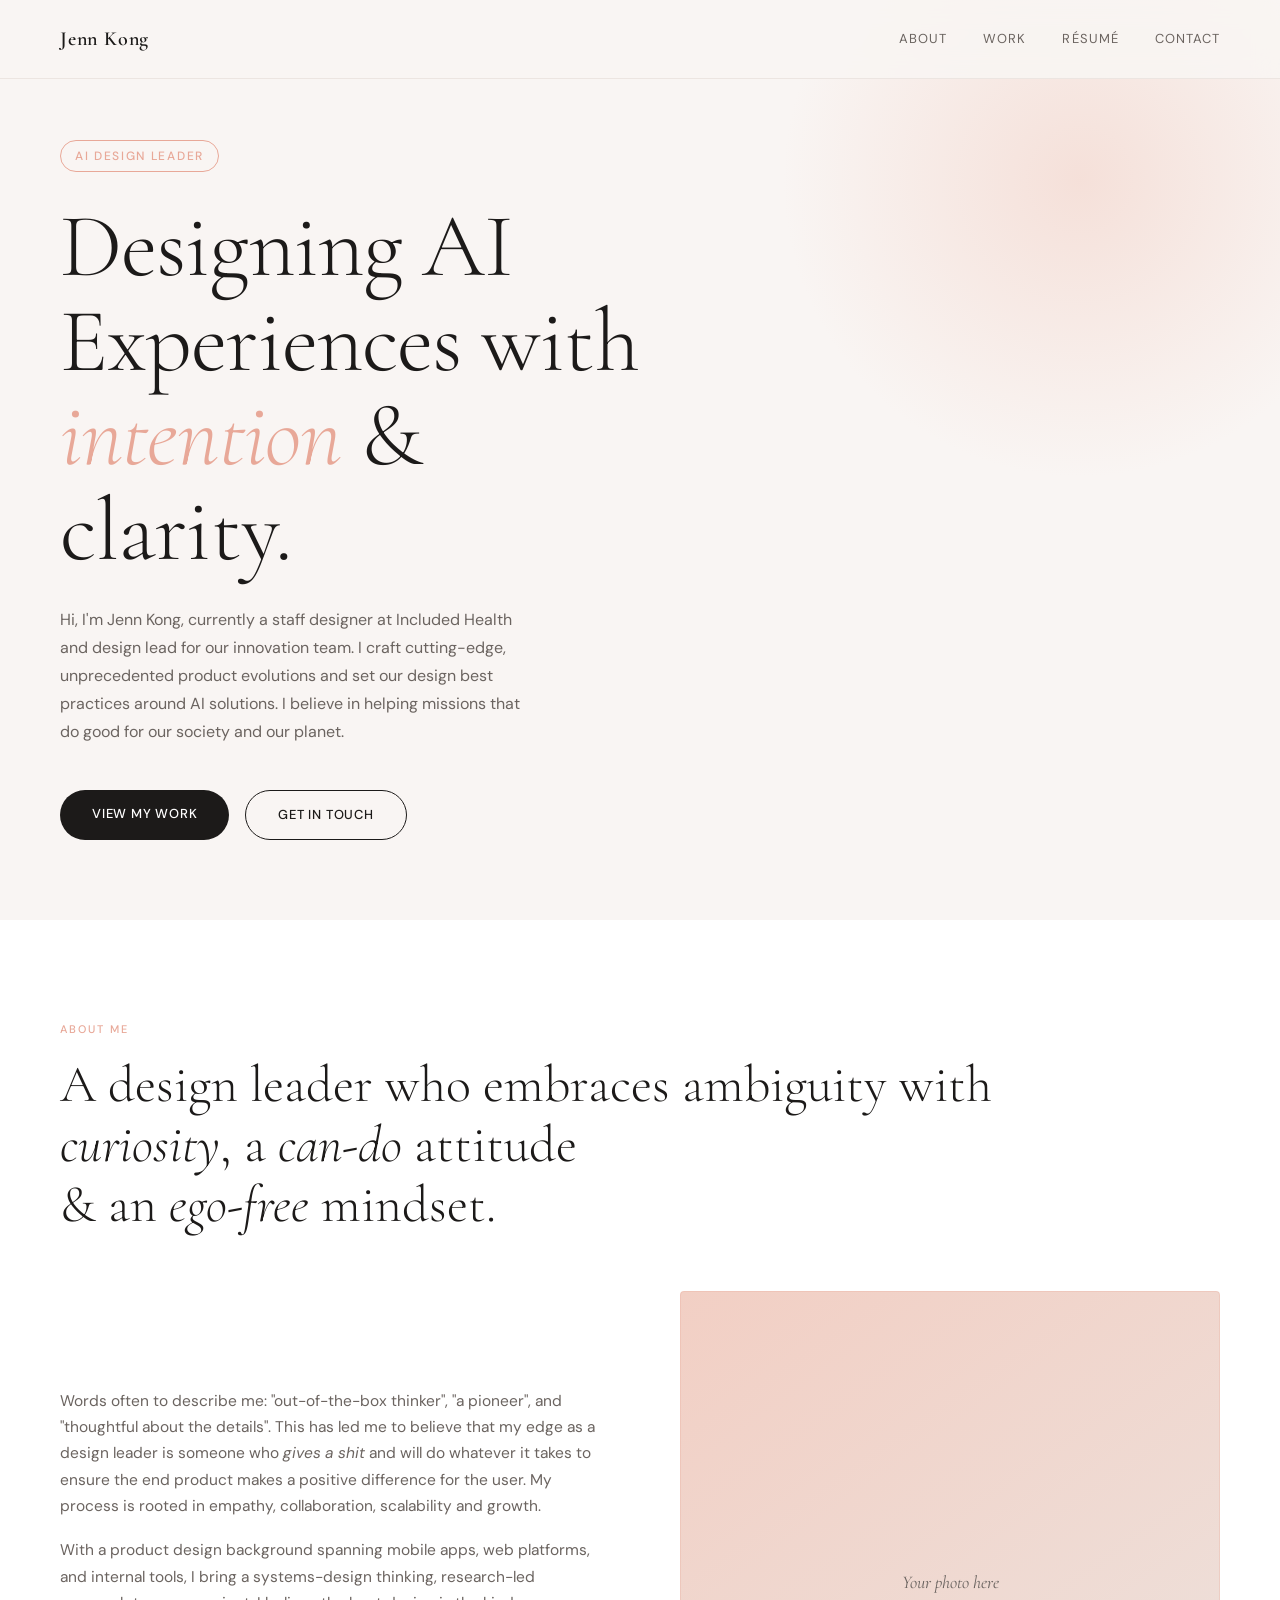
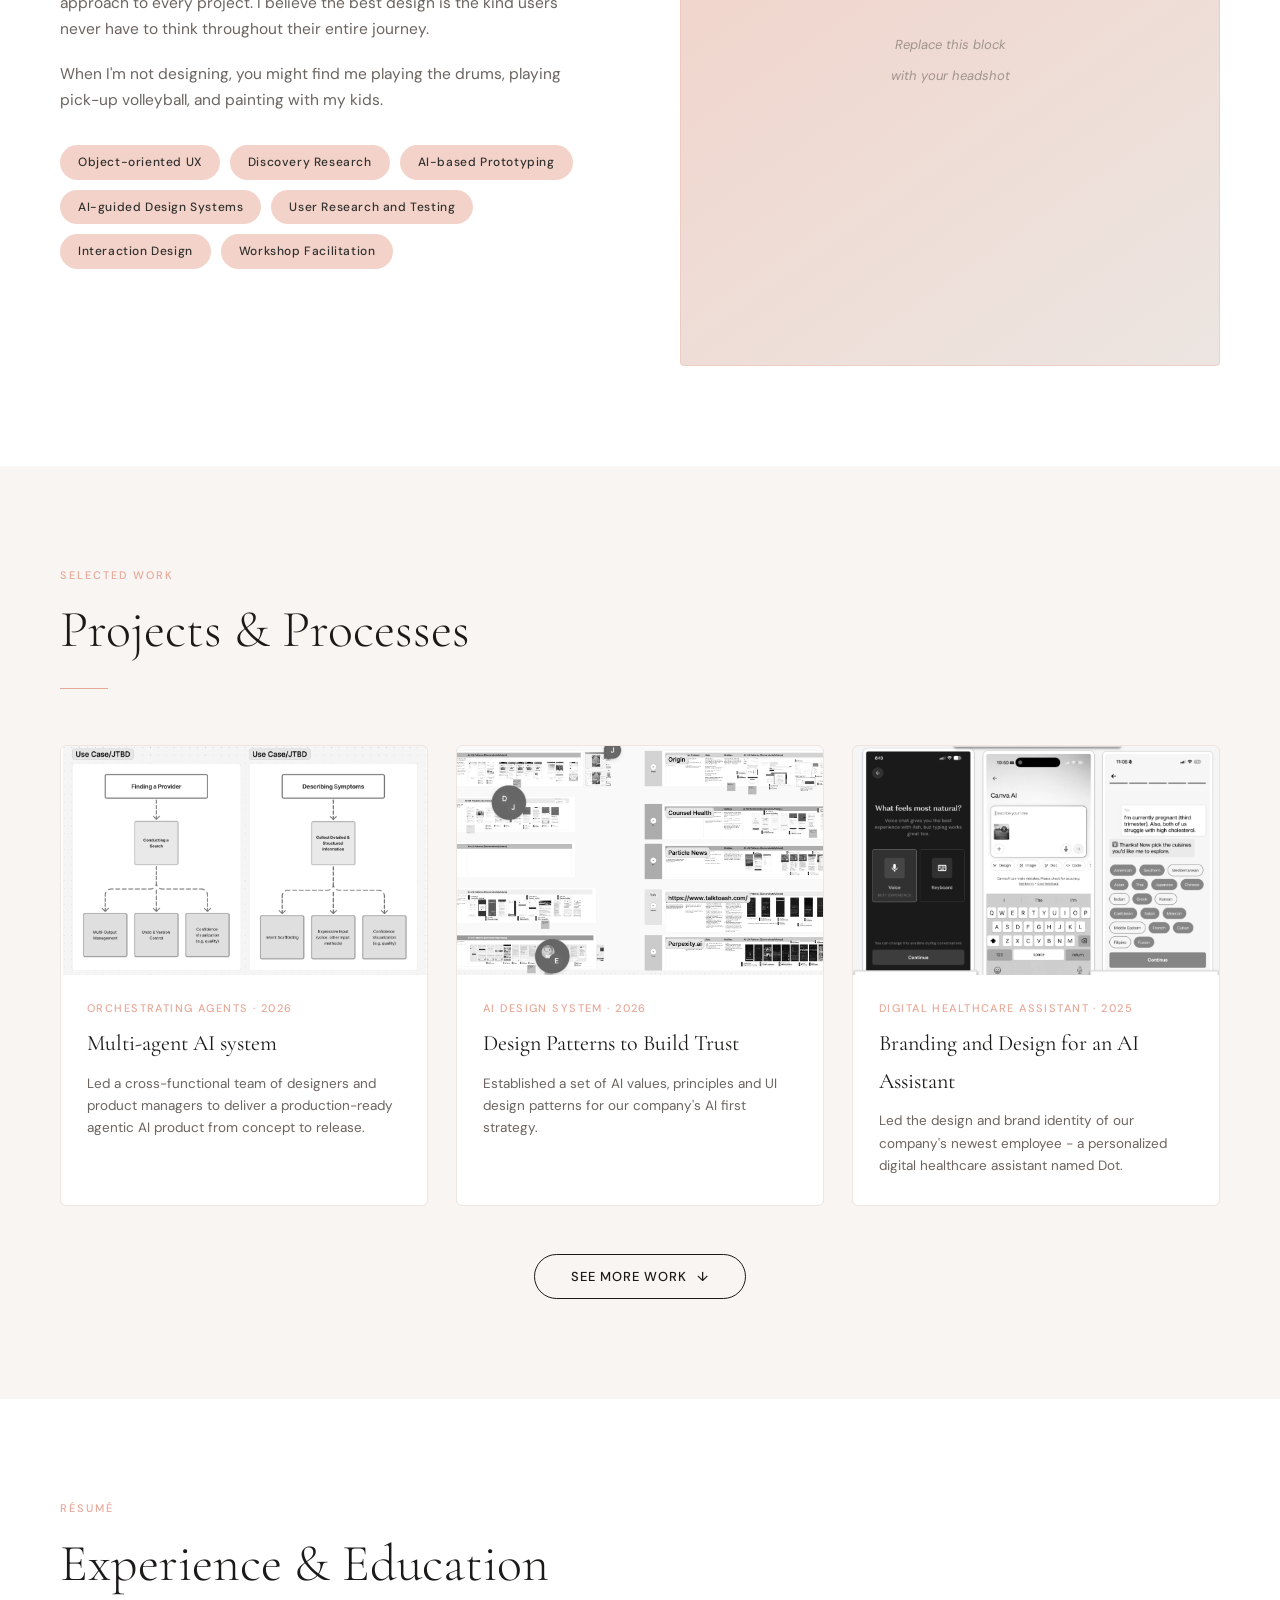
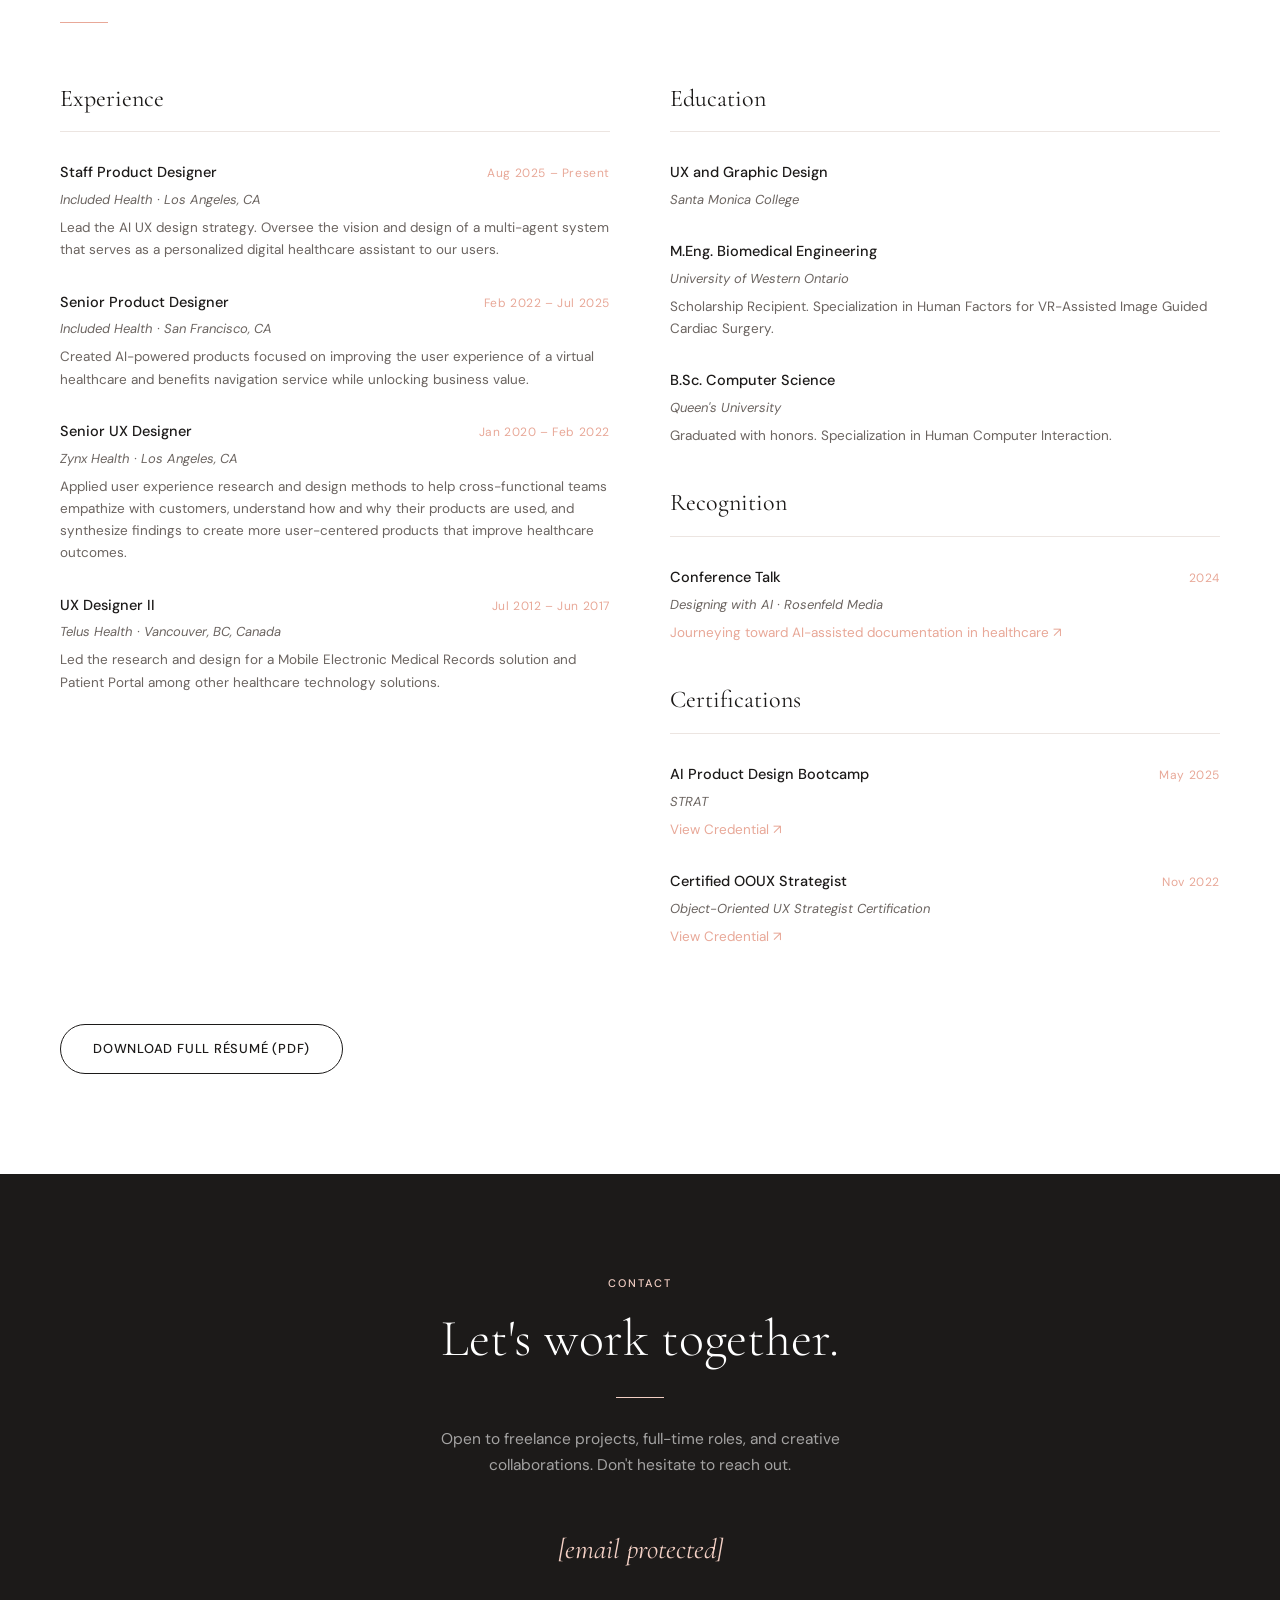
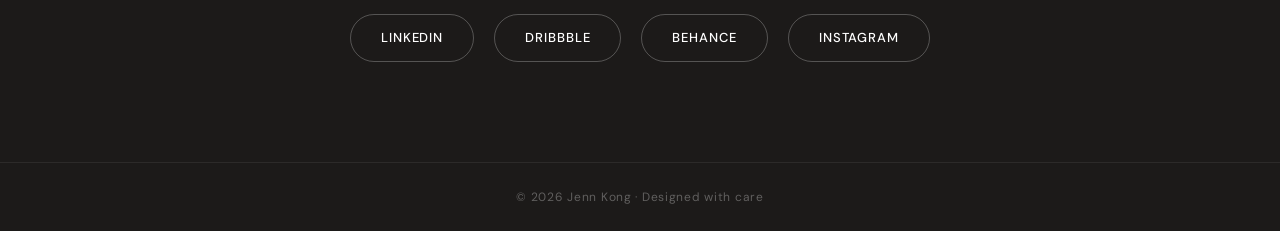
<file: index-designer.html>
<!DOCTYPE html>
<html lang="en">
<head>
  <meta charset="UTF-8" />
  <meta name="viewport" content="width=device-width, initial-scale=1.0" />
  <title>Jenn Kong — AI Design Leader</title>
  <link href="https://fonts.googleapis.com/css2?family=Cormorant+Garamond:ital,wght@0,300;0,400;0,600;1,300;1,400&family=DM+Sans:wght@300;400;500&display=swap" rel="stylesheet" />
  <style>
    :root {
      --blush: #f2cfc4;
      --rose: #e8a898;
      --dark: #1c1a19;
      --mid: #6b6460;
      --light: #f9f5f3;
      --white: #ffffff;
      --border: #ece5e1;
    }

    *, *::before, *::after { box-sizing: border-box; margin: 0; padding: 0; }

    html { scroll-behavior: smooth; }

    body {
      font-family: 'DM Sans', sans-serif;
      background: var(--light);
      color: var(--dark);
      font-size: 15px;
      line-height: 1.7;
      overflow-x: hidden;
    }

    /* ── NAV ── */
    nav {
      position: fixed; top: 0; left: 0; right: 0; z-index: 100;
      display: flex; justify-content: space-between; align-items: center;
      padding: 22px 60px;
      background: rgba(249,245,243,0.88);
      backdrop-filter: blur(12px);
      border-bottom: 1px solid var(--border);
    }
    .nav-logo {
      font-family: 'Cormorant Garamond', serif;
      font-size: 20px; font-weight: 600; letter-spacing: 0.04em;
      color: var(--dark); text-decoration: none;
    }
    .nav-links { display: flex; gap: 36px; list-style: none; }
    .nav-links a {
      font-size: 13px; font-weight: 400; letter-spacing: 0.08em;
      text-transform: uppercase; color: var(--mid);
      text-decoration: none; transition: color 0.2s;
    }
    .nav-links a:hover { color: var(--dark); }

    /* ── HERO ── */
    #hero {
      min-height: 100vh;
      display: flex; align-items: center;
      padding: 140px 60px 80px;
      position: relative; overflow: hidden;
    }
    .hero-bg-circle {
      position: absolute; top: -120px; right: -100px;
      width: 600px; height: 600px; border-radius: 50%;
      background: radial-gradient(circle, var(--blush) 0%, transparent 70%);
      opacity: 0.55; pointer-events: none;
    }
    .hero-content { max-width: 720px; animation: fadeUp 0.9s ease both; }
    .hero-tag {
      display: inline-block; font-size: 12px; letter-spacing: 0.14em;
      text-transform: uppercase; color: var(--rose);
      border: 1px solid var(--rose); padding: 5px 14px; border-radius: 20px;
      margin-bottom: 28px; font-weight: 500;
    }
    h1 {
      font-family: 'Cormorant Garamond', serif;
      font-size: clamp(52px, 8vw, 90px);
      font-weight: 300; line-height: 1.05; letter-spacing: -0.01em;
      color: var(--dark); margin-bottom: 28px;
    }
    h1 em { font-style: italic; color: var(--rose); }
    .hero-sub {
      font-size: 16px; color: var(--mid); max-width: 480px;
      line-height: 1.75; margin-bottom: 44px;
    }
    .btn-row { display: flex; gap: 16px; flex-wrap: wrap; }
    .btn {
      display: inline-block; padding: 13px 32px; border-radius: 40px;
      font-size: 13px; font-weight: 500; letter-spacing: 0.06em;
      text-transform: uppercase; text-decoration: none;
      transition: all 0.25s;
    }
    .btn-primary {
      background: var(--dark); color: var(--white);
    }
    .btn-primary:hover { background: var(--rose); color: var(--white); }
    .btn-outline {
      background: transparent; color: var(--dark);
      border: 1px solid var(--dark);
    }
    .btn-outline:hover { background: var(--dark); color: var(--white); }

    /* ── SECTION COMMON ── */
    section { padding: 100px 60px; }
    .section-label {
      font-size: 11px; letter-spacing: 0.18em; text-transform: uppercase;
      color: var(--rose); font-weight: 500; margin-bottom: 16px;
    }
    h2 {
      font-family: 'Cormorant Garamond', serif;
      font-size: clamp(34px, 5vw, 52px); font-weight: 300;
      line-height: 1.15; color: var(--dark);
    }
    .divider {
      width: 48px; height: 1px; background: var(--rose);
      margin: 28px 0;
    }

    /* ── ABOUT ── */
    #about { background: var(--white); }
    .about-grid {
      display: grid; grid-template-columns: 1fr 1fr;
      gap: 80px; align-items: center; margin-top: 56px;
    }
    .about-text p { color: var(--mid); margin-bottom: 18px; font-size: 15.5px; }
    .skills-list {
      display: flex; flex-wrap: wrap; gap: 10px; margin-top: 32px;
    }
    .skill-chip {
      padding: 7px 18px; border-radius: 20px; font-size: 12px;
      font-weight: 500; letter-spacing: 0.05em;
      background: var(--blush); color: var(--dark); opacity: 0.9;
    }
    .about-image {
      aspect-ratio: 4/5; border-radius: 4px; overflow: hidden;
      background: linear-gradient(145deg, var(--blush), var(--border));
      display: flex; align-items: center; justify-content: center;
      position: relative;
    }
    .about-image-placeholder {
      font-family: 'Cormorant Garamond', serif;
      font-size: 18px; color: var(--mid); font-style: italic;
      text-align: center; padding: 32px;
    }
    .about-image::after {
      content: ''; position: absolute; inset: 0;
      border: 1px solid rgba(232,168,152,0.3);
      border-radius: 4px; pointer-events: none;
    }

    /* ── PROJECTS ── */
    #projects { background: var(--light); }
    .projects-header { margin-bottom: 56px; }
    .projects-grid {
      display: grid; grid-template-columns: repeat(3, 1fr); gap: 28px;
    }
    .project-card {
      background: var(--white); border-radius: 6px;
      border: 1px solid var(--border); overflow: hidden;
      transition: transform 0.3s, box-shadow 0.3s;
      cursor: pointer;
      text-decoration: none;
      color: inherit;
      display: block;
    }
    .project-card:hover {
      transform: translateY(-6px);
      box-shadow: 0 20px 48px rgba(28,26,25,0.08);
    }
    .project-thumb {
      aspect-ratio: 16/10; overflow: hidden;
      display: flex; align-items: center; justify-content: center;
      font-family: 'Cormorant Garamond', serif;
      font-size: 28px; font-style: italic;
      color: var(--mid);
    }
    .project-thumb-1 { background: linear-gradient(135deg, #f2cfc4, #fde9e3); }
    .project-thumb-2 { background: linear-gradient(135deg, #e8d8d0, #f2cfc4); }
    .project-thumb-3 { background: linear-gradient(135deg, #ecdad5, #e8c8bc); }
    .project-thumb-4 { background: linear-gradient(135deg, #f7ece8, #f2d5cc); }
    .project-thumb-5 { background: linear-gradient(135deg, #e4d0ca, #edddd8); }
    .project-thumb-6 { background: linear-gradient(135deg, #f0d8d0, #fae8e2); }
    .project-info { padding: 24px 26px 28px; }
    .project-category {
      font-size: 11px; letter-spacing: 0.13em; text-transform: uppercase;
      color: var(--rose); font-weight: 500; margin-bottom: 8px;
    }
    .project-title {
      font-family: 'Cormorant Garamond', serif;
      font-size: 22px; font-weight: 400; color: var(--dark);
      margin-bottom: 10px;
    }
    .project-desc { font-size: 13.5px; color: var(--mid); line-height: 1.65; }

    .project-img {
      width: 100%;
      height: 100%;
      object-fit: cover;
      filter: grayscale(100%);
      transition: filter 0.4s ease;
    }
    .project-card:hover .project-img {
      filter: grayscale(0%);
    }

    /* ── RESUME ── */
    #resume { background: var(--white); }
    .resume-layout {
      display: grid; grid-template-columns: 1fr 1fr;
      gap: 60px; margin-top: 56px;
    }
    .resume-section h3 {
      font-family: 'Cormorant Garamond', serif;
      font-size: 24px; font-weight: 400; color: var(--dark);
      margin-bottom: 28px; padding-bottom: 12px;
      border-bottom: 1px solid var(--border);
    }
    .resume-item { margin-bottom: 28px; }
    .resume-item-header {
      display: flex; justify-content: space-between; align-items: baseline;
      margin-bottom: 4px;
    }
    .resume-role {
      font-weight: 500; font-size: 14.5px; color: var(--dark);
    }
    .resume-date {
      font-size: 12px; color: var(--rose); letter-spacing: 0.05em;
      white-space: nowrap;
    }
    .resume-place {
      font-size: 13px; color: var(--mid); margin-bottom: 6px;
      font-style: italic;
    }
    .resume-desc { font-size: 13.5px; color: var(--mid); line-height: 1.65; }
    .resume-btn-row { margin-top: 48px; }

    /* ── CONTACT ── */
    #contact {
      background: var(--dark); color: var(--white);
      text-align: center;
    }
    #contact .section-label { color: var(--blush); }
    #contact h2 { color: var(--white); }
    #contact .divider { background: var(--blush); margin: 28px auto; }
    .contact-sub {
      color: rgba(255,255,255,0.6); max-width: 440px;
      margin: 0 auto 48px; font-size: 15.5px;
    }
    .contact-links {
      display: flex; justify-content: center; gap: 20px; flex-wrap: wrap;
    }
    .contact-link {
      display: inline-block; padding: 12px 30px; border-radius: 40px;
      font-size: 13px; font-weight: 500; letter-spacing: 0.07em;
      text-transform: uppercase; text-decoration: none;
      border: 1px solid rgba(255,255,255,0.25); color: var(--white);
      transition: all 0.25s;
    }
    .contact-link:hover {
      background: var(--blush); color: var(--dark);
      border-color: var(--blush);
    }
    .contact-email {
      font-family: 'Cormorant Garamond', serif;
      font-size: 28px; font-style: italic;
      color: var(--blush); text-decoration: none;
      display: block; margin-bottom: 40px;
      transition: opacity 0.2s;
    }
    .contact-email:hover { opacity: 0.75; }

    /* ── FOOTER ── */
    footer {
      background: var(--dark); color: rgba(255,255,255,0.3);
      text-align: center; font-size: 12px; letter-spacing: 0.06em;
      padding: 24px 60px; border-top: 1px solid rgba(255,255,255,0.07);
    }

    /* ── ANIMATIONS ── */
    @keyframes fadeUp {
      from { opacity: 0; transform: translateY(28px); }
      to   { opacity: 1; transform: translateY(0); }
    }
    .reveal {
      opacity: 0; transform: translateY(24px);
      transition: opacity 0.7s ease, transform 0.7s ease;
    }
    .reveal.visible { opacity: 1; transform: translateY(0); }

    /* ── RESPONSIVE ── */
    @media (max-width: 900px) {
      nav { padding: 18px 28px; }
      section { padding: 72px 28px; }
      #hero { padding: 120px 28px 60px; }
      .about-grid,
      .resume-layout { grid-template-columns: 1fr; gap: 40px; }
      .projects-grid { grid-template-columns: 1fr 1fr; }
    }
    @media (max-width: 600px) {
      .nav-links { display: none; }
      .projects-grid { grid-template-columns: 1fr; }
    }
  </style>
</head>
<body>

  <!-- NAV -->
  <nav>
    <a href="#hero" class="nav-logo">Jenn Kong</a>
    <ul class="nav-links">
      <li><a href="#about">About</a></li>
      <li><a href="#projects">Work</a></li>
      <li><a href="#resume">Résumé</a></li>
      <li><a href="#contact">Contact</a></li>
    </ul>
  </nav>

  <!-- HERO -->
  <section id="hero">
    <div class="hero-bg-circle"></div>
    <div class="hero-content">
      <div class="hero-tag">AI Design Leader</div>
      <h1>Designing AI Experiences with<br><em>intention</em> &amp;<br>clarity.</h1>
      <p class="hero-sub">Hi, I'm Jenn Kong, currently a staff designer at Included Health and design lead for our innovation team. I craft cutting-edge, unprecedented product evolutions and set our design best practices around AI solutions. I believe in helping missions that do good for our society and our planet.</p>
      <div class="btn-row">
        <a href="#projects" class="btn btn-primary">View My Work</a>
        <a href="#contact" class="btn btn-outline">Get In Touch</a>
      </div>
    </div>
  </section>

  <!-- ABOUT -->
  <section id="about">
    <div class="section-label">About Me</div>
    <h2>A design leader who embraces ambiguity with<br> <em>curiosity</em>, a <em>can-do</em> attitude <br> & an <em>ego-free</em> mindset.</h2>
    <div class="about-grid">
      <div class="about-text reveal">
        <p>Words often to describe me: "out-of-the-box thinker", "a pioneer", and "thoughtful about the details". This has led me to believe that my edge as a design leader is someone who <em>gives a shit </em> and will do whatever it takes to ensure the end product makes a positive difference for the user. My process is rooted in empathy, collaboration, scalability and growth.</p>
        <p>With a product design background spanning mobile apps, web platforms, and internal tools, I bring a systems-design thinking, research-led approach to every project. I believe the best design is the kind users never have to think throughout their entire journey.</p>
        <p>When I'm not designing, you might find me playing the drums, playing pick-up volleyball, and painting with my kids.</p>
        <div class="skills-list">
          <span class="skill-chip">Object-oriented UX</span>
          <span class="skill-chip">Discovery Research</span>
          <span class="skill-chip">AI-based Prototyping</span>
          <span class="skill-chip">AI-guided Design Systems</span>
          <span class="skill-chip">User Research and Testing</span>
          <span class="skill-chip">Interaction Design</span>
          <span class="skill-chip">Workshop Facilitation</span>
        </div>
      </div>
      <div class="about-image reveal">
        <div class="about-image-placeholder">
          Your photo here<br><br>
          <span style="font-size:13px; font-family:'DM Sans', sans-serif; opacity:0.6;">Replace this block<br>with your headshot</span>
        </div>
      </div>
    </div>
  </section>

  <!-- PROJECTS -->
  <section id="projects">
    <div class="projects-header reveal">
      <div class="section-label">Selected Work</div>
      <h2>Projects &amp; Processes</h2>
      <div class="divider"></div>
    </div>
    <!-- Primary 3 projects: 04, 03, 05 -->
    <div class="projects-grid">
      <a href="case-studies/analytics-dashboard.html" class="project-card">
        <div class="project-thumb project-thumb-4" style="padding:0; overflow:hidden;">
          <img src="images/JBTD.png" alt="Multi-agent AI system" class="project-img" /></div>
        <div class="project-info">
          <div class="project-category">Orchestrating Agents · 2026</div>
          <div class="project-title">Multi-agent AI system</div>
          <p class="project-desc">Led a cross-functional team of designers and product managers to deliver a production-ready agentic AI product from concept to release.</p>
        </div>
      </a>
      <a href="case-studies/design-system.html" class="project-card">
        <div class="project-thumb project-thumb-3" style="padding:0; overflow:hidden;">
          <img src="images/AI-Design-Patterns-workshop.png" alt="Design Patterns to Build Trust" class="project-img" /></div>
        <div class="project-info">
          <div class="project-category">AI Design System · 2026</div>
          <div class="project-title">Design Patterns to Build Trust</div>
          <p class="project-desc">Established a set of AI values, principles and UI design patterns for our company's AI first strategy.</p>
        </div>
      </a>
      <a href="case-studies/brand-identity.html" class="project-card">
        <div class="project-thumb project-thumb-5" style="padding:0; overflow:hidden;">
          <img src="images/AI-Design-Patterns-Inspo.png" alt="Branding and Design for an AI Assistant" class="project-img" /></div>
        <div class="project-info">
          <div class="project-category">Digital healthcare assistant · 2025</div>
          <div class="project-title">Branding and Design for an AI Assistant</div>
          <p class="project-desc">Led the design and brand identity of our company's newest employee - a personalized digital healthcare assistant named Dot.</p>
        </div>
      </a>
    </div>

    <!-- See More toggle -->
    <div style="text-align:center; margin-top: 48px;">
      <button id="see-more-btn" onclick="toggleMoreProjects()" style="
        background: transparent;
        border: 1px solid var(--dark);
        color: var(--dark);
        padding: 13px 36px;
        border-radius: 40px;
        font-family: 'DM Sans', sans-serif;
        font-size: 13px;
        font-weight: 500;
        letter-spacing: 0.08em;
        text-transform: uppercase;
        cursor: pointer;
        transition: all 0.25s;
        display: inline-flex;
        align-items: center;
        gap: 10px;
      ">
        <span id="see-more-label">See More Work</span>
        <span id="see-more-arrow" style="display:inline-block; transition: transform 0.3s;">↓</span>
      </button>
    </div>

    <!-- Hidden projects: 01, 02, 06 -->
    <div id="more-projects" style="overflow: hidden; max-height: 0; transition: max-height 0.6s ease, opacity 0.5s ease; opacity: 0;">
      <div class="projects-grid" style="margin-top: 28px;">
        <a href="case-studies/AIDesignWorkshop.html" class="project-card">
          <div class="project-thumb project-thumb-1" style="padding:0; overflow:hidden;">
            <img src="images/AI-Workshop.jpg" alt="A Hitchhiker's Guide to AI Design" class="project-img" /></div>
          <div class="project-info">
            <div class="project-category">AI Design Framework · 2025</div>
            <div class="project-title">A Hitchhiker's Guide to the AI Design</div>
            <p class="project-desc">A workshop that provides product designers with a framework and set of templates to help wrangle in the AI hype and build products that matter.</p>
          </div>
        </a>
        <a href="case-studies/ecommerce-redesign.html" class="project-card">
          <div class="project-thumb project-thumb-2" style="padding:0; overflow:hidden;">
            <img src="images/WendyJourney.jpg" alt="Reimagining an AI-Assistant" class="project-img" /></div>
          <div class="project-info">
            <div class="project-category">Innovation Workshop · 2024</div>
            <div class="project-title">Reimagining an AI-Assistant</div>
            <p class="project-desc">Defined and aligned the product vision for Dot, an AI healthcare assistant — synthesizing 320+ ideas into a focused set of concepts.</p>
          </div>
        </a>
        <a href="case-studies/accessibility-audit.html" class="project-card">
          <div class="project-thumb project-thumb-6" style="padding:0; overflow:hidden;">
            <img src="images/HMWs.jpg" alt="Early exploration of GenAI in healthcare" class="project-img" /></div>
          <div class="project-info">
            <div class="project-category">AI-assisted documentation · 2023</div>
            <div class="project-title">Early exploration of GenAI in healthcare AI</div>
            <p class="project-desc">Researched, designed, and tested an AI-assisted tool for clinicians and presented findings at a conference in 2023, among the early adopters of GenAI in clinical workflows.</p>
          </div>
        </a>
      </div>
    </div>
    </div>
  </section>

  <!-- RESUME -->
  <section id="resume">
    <div class="reveal">
      <div class="section-label">Résumé</div>
      <h2>Experience &amp; Education</h2>
      <div class="divider"></div>
    </div>
    <div class="resume-layout">
      <div class="resume-section reveal">
        <h3>Experience</h3>
        <div class="resume-item">
          <div class="resume-item-header">
            <span class="resume-role">Staff Product Designer</span>
            <span class="resume-date">Aug 2025 – Present</span>
          </div>
          <div class="resume-place">Included Health · Los Angeles, CA</div>
          <p class="resume-desc">Lead the AI UX design strategy. Oversee the vision and design of a multi-agent system that serves as a personalized digital healthcare assistant to our users.</p>
        </div>
        <div class="resume-item">
          <div class="resume-item-header">
            <span class="resume-role">Senior Product Designer</span>
            <span class="resume-date">Feb 2022 – Jul 2025</span>
          </div>
          <div class="resume-place">Included Health · San Francisco, CA</div>
          <p class="resume-desc">Created AI-powered products focused on improving the user experience of a virtual healthcare and benefits navigation service while unlocking business value.</p>
        </div>
        <div class="resume-item">
          <div class="resume-item-header">
            <span class="resume-role">Senior UX Designer</span>
            <span class="resume-date">Jan 2020 – Feb 2022</span>
          </div>
          <div class="resume-place">Zynx Health · Los Angeles, CA</div>
          <p class="resume-desc">Applied user experience research and design methods to help cross-functional teams empathize with customers, understand how and why their products are used, and synthesize findings to create more user-centered products that improve healthcare outcomes.</p>
        </div>
        <div class="resume-item">
          <div class="resume-item-header">
            <span class="resume-role">UX Designer II</span>
            <span class="resume-date">Jul 2012 – Jun 2017</span>
          </div>
          <div class="resume-place">Telus Health · Vancouver, BC, Canada</div>
          <p class="resume-desc">Led the research and design for a Mobile Electronic Medical Records solution and Patient Portal among other healthcare technology solutions.</p>
        </div>
      </div>
      <div class="resume-section reveal">
        <h3>Education</h3>
        <div class="resume-item">
          <div class="resume-item-header">
            <span class="resume-role">UX and Graphic Design</span>
          </div>
          <div class="resume-place">Santa Monica College</div>
        </div>
        <div class="resume-item">
          <div class="resume-item-header">
            <span class="resume-role">M.Eng. Biomedical Engineering</span>
          </div>
          <div class="resume-place">University of Western Ontario</div>
          <p class="resume-desc">Scholarship Recipient. Specialization in Human Factors for VR-Assisted Image Guided Cardiac Surgery.</p>
        </div>
        <div class="resume-item">
          <div class="resume-item-header">
            <span class="resume-role">B.Sc. Computer Science</span>
          </div>
          <div class="resume-place">Queen's University</div>
          <p class="resume-desc">Graduated with honors. Specialization in Human Computer Interaction.</p>
        </div>
        <h3 style="margin-top:36px;">Recognition</h3>
        <div class="resume-item">
          <div class="resume-item-header">
            <span class="resume-role">Conference Talk</span>
            <span class="resume-date">2024</span>
          </div>
          <div class="resume-place">Designing with AI · Rosenfeld Media</div>
          <p class="resume-desc">
            <a href="https://rosenverse.rosenfeldmedia.com/videos/case-study-journeying-toward-ai-assisted-documentation-in-healthcare" target="_blank" style="color: var(--rose); text-decoration: none; transition: opacity 0.2s;" onmouseover="this.style.opacity='0.7'" onmouseout="this.style.opacity='1'">Journeying toward AI-assisted documentation in healthcare ↗</a>
          </p>
        </div>
        <h3 style="margin-top:36px;">Certifications</h3>
        <div class="resume-item">
          <div class="resume-item-header">
            <span class="resume-role">AI Product Design Bootcamp</span>
            <span class="resume-date">May 2025</span>
          </div>
          <div class="resume-place">STRAT</div>
          <p class="resume-desc">
            <a href="https://drive.google.com/file/d/15HrHI116fsYMPHc-T-d07sj5H5gSKpmk/view" target="_blank" style="color: var(--rose); text-decoration: none; transition: opacity 0.2s;" onmouseover="this.style.opacity='0.7'" onmouseout="this.style.opacity='1'">View Credential ↗</a>
          </p>
        </div>
        <div class="resume-item">
          <div class="resume-item-header">
            <span class="resume-role">Certified OOUX Strategist</span>
            <span class="resume-date">Nov 2022</span>
          </div>
          <div class="resume-place">Object-Oriented UX Strategist Certification</div>
          <p class="resume-desc">
            <a href="https://ooux.com/people/jenniferkong" target="_blank" style="color: var(--rose); text-decoration: none; transition: opacity 0.2s;" onmouseover="this.style.opacity='0.7'" onmouseout="this.style.opacity='1'">View Credential ↗</a>
          </p>
        </div>
      </div>
    </div>
    <div class="resume-btn-row reveal">
      <a href="#" class="btn btn-outline">Download Full Résumé (PDF)</a>
    </div>
  </section>

  <!-- CONTACT -->
  <section id="contact">
    <div class="reveal">
      <div class="section-label">Contact</div>
      <h2>Let's work together.</h2>
      <div class="divider"></div>
      <p class="contact-sub">Open to freelance projects, full-time roles, and creative collaborations. Don't hesitate to reach out.</p>
      <a href="/cdn-cgi/l/email-protection#8be3eee7e7e4cbe1eee5e5e0e4e5eca5e8e4e6" class="contact-email"><span class="__cf_email__" data-cfemail="264e434a4a49664c4348484d4948410845494b">[email&#160;protected]</span></a>
      <div class="contact-links">
        <a href="#" class="contact-link">LinkedIn</a>
        <a href="#" class="contact-link">Dribbble</a>
        <a href="#" class="contact-link">Behance</a>
        <a href="#" class="contact-link">Instagram</a>
      </div>
    </div>
  </section>

  <!-- FOOTER -->
  <footer>
    <span>© 2026 Jenn Kong · Designed with care</span>
  </footer>

  <script>
    // ── See More toggle ──
    function toggleMoreProjects() {
      const panel = document.getElementById('more-projects');
      const label = document.getElementById('see-more-label');
      const arrow = document.getElementById('see-more-arrow');
      const isOpen = panel.getAttribute('data-open') === 'true';
      if (isOpen) {
        panel.style.maxHeight = '0px';
        panel.style.opacity = '0';
        label.textContent = 'See More Work';
        arrow.style.transform = 'rotate(0deg)';
        panel.setAttribute('data-open', 'false');
      } else {
        panel.style.maxHeight = panel.scrollHeight + 'px';
        panel.style.opacity = '1';
        label.textContent = 'See Less';
        arrow.style.transform = 'rotate(180deg)';
        panel.setAttribute('data-open', 'true');
      }
    }

    const seeMoreBtn = document.getElementById('see-more-btn');
    if (seeMoreBtn) {
      seeMoreBtn.addEventListener('mouseenter', () => {
        seeMoreBtn.style.background = 'var(--dark)';
        seeMoreBtn.style.color = 'var(--white)';
      });
      seeMoreBtn.addEventListener('mouseleave', () => {
        seeMoreBtn.style.background = 'transparent';
        seeMoreBtn.style.color = 'var(--dark)';
      });
    }

    // ── Scroll reveal ──
    const reveals = document.querySelectorAll('.reveal');
    const observer = new IntersectionObserver((entries) => {
      entries.forEach((entry) => {
        if (entry.isIntersecting) {
          entry.target.classList.add('visible');
          observer.unobserve(entry.target);
        }
      });
    }, { threshold: 0.1 });
    reveals.forEach(el => observer.observe(el));
  </script>
</body>
</html>
</file>
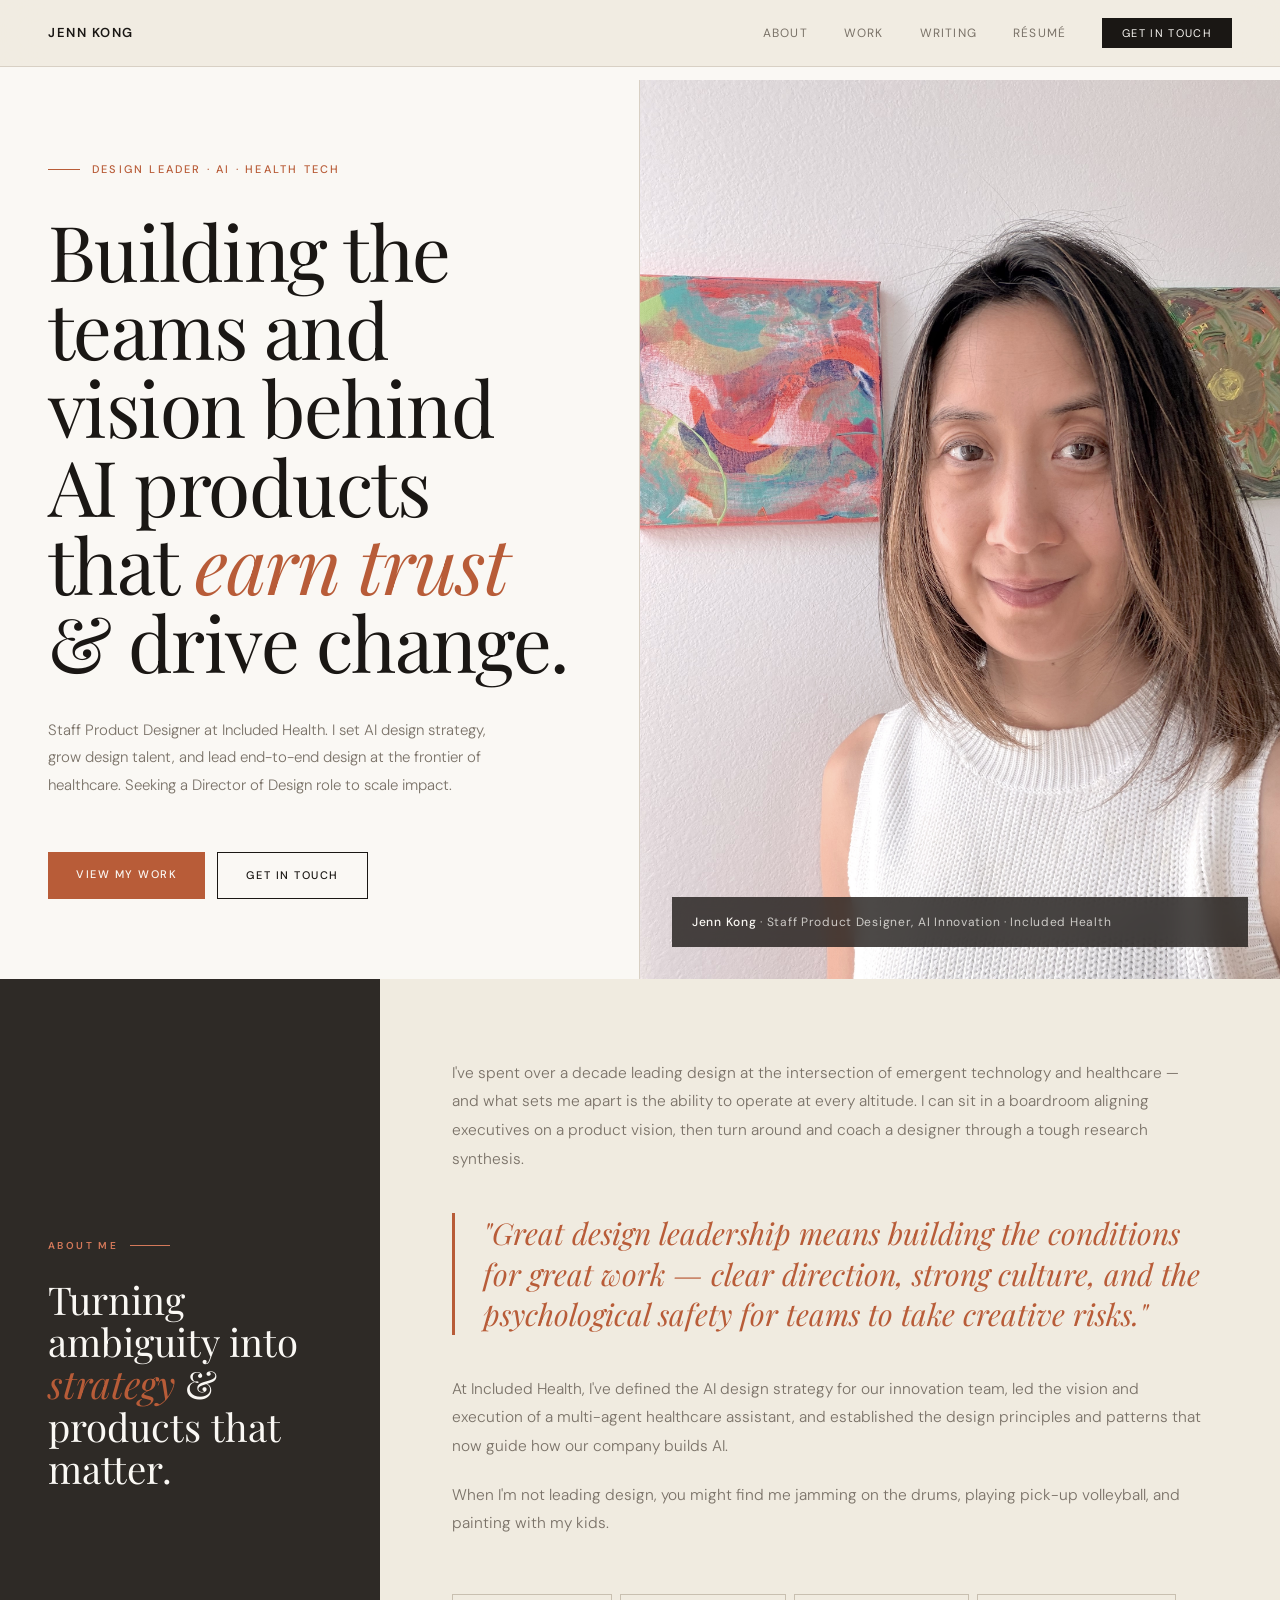
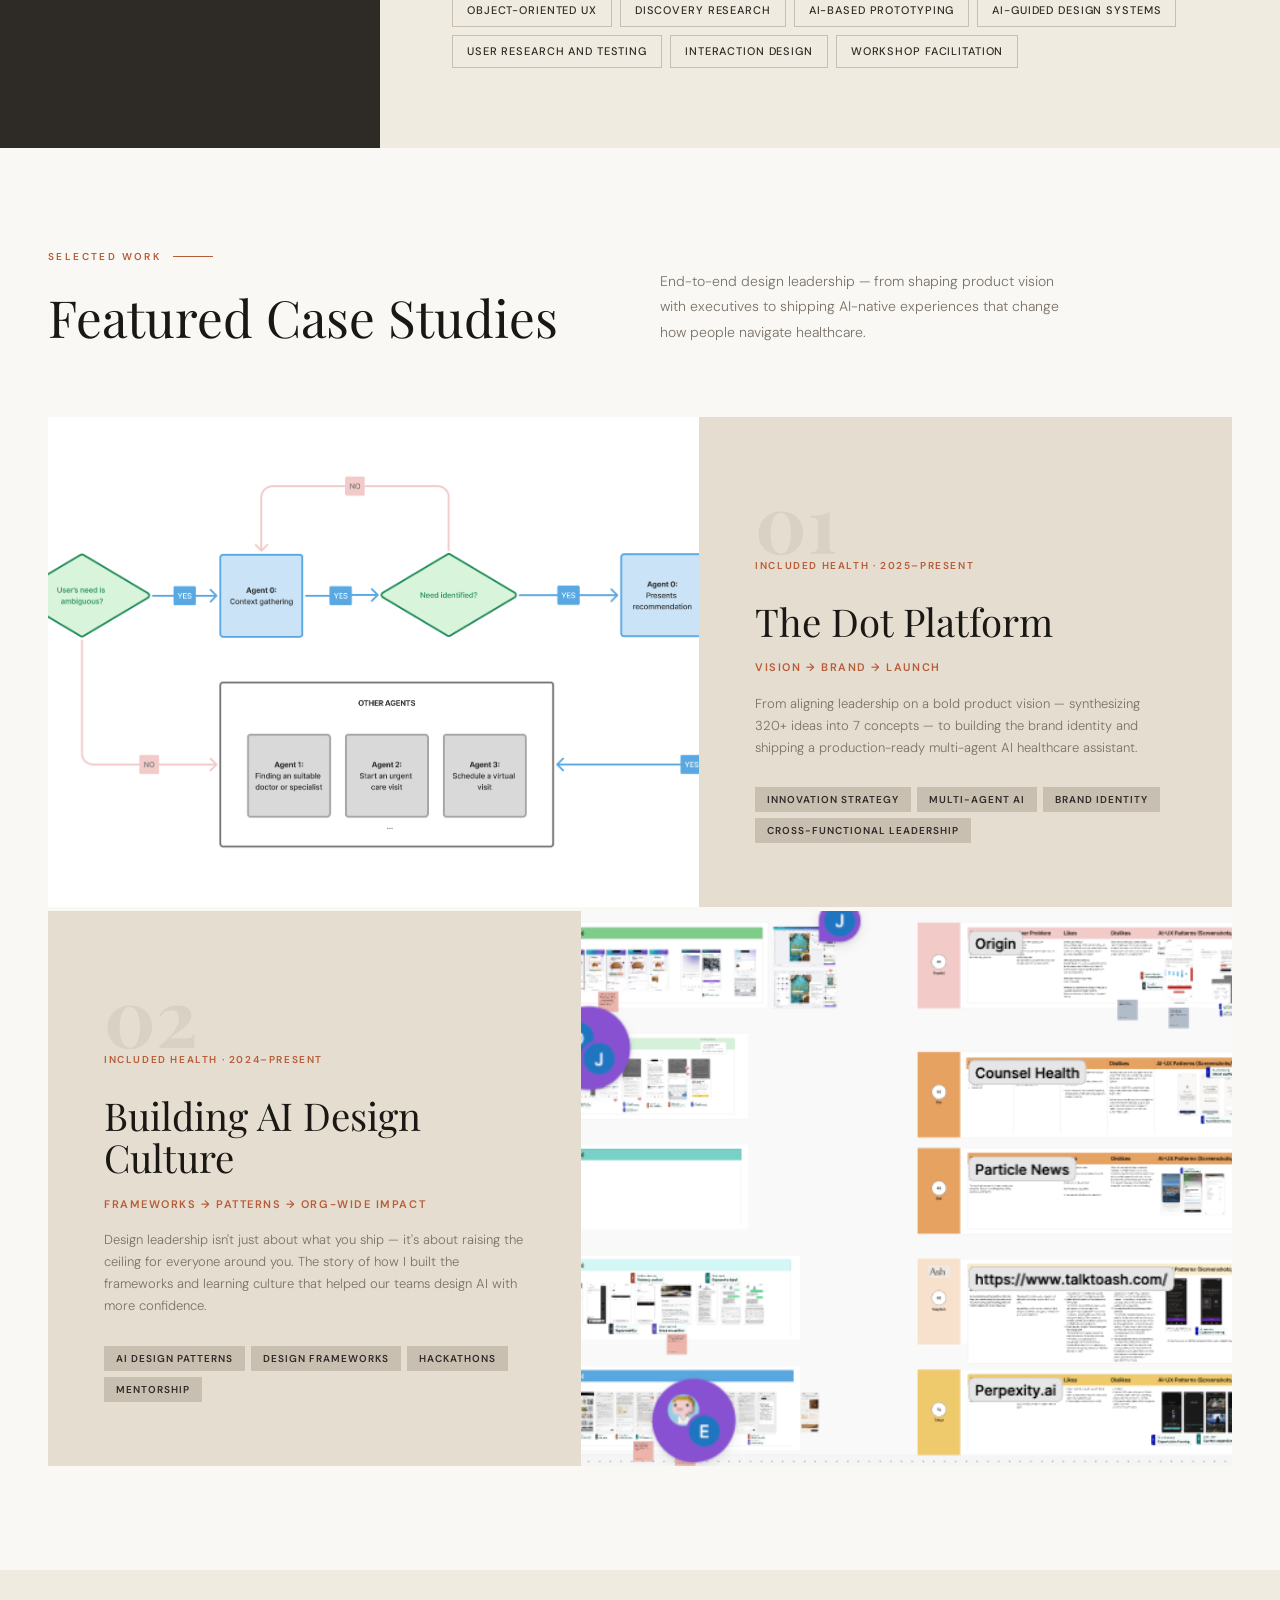
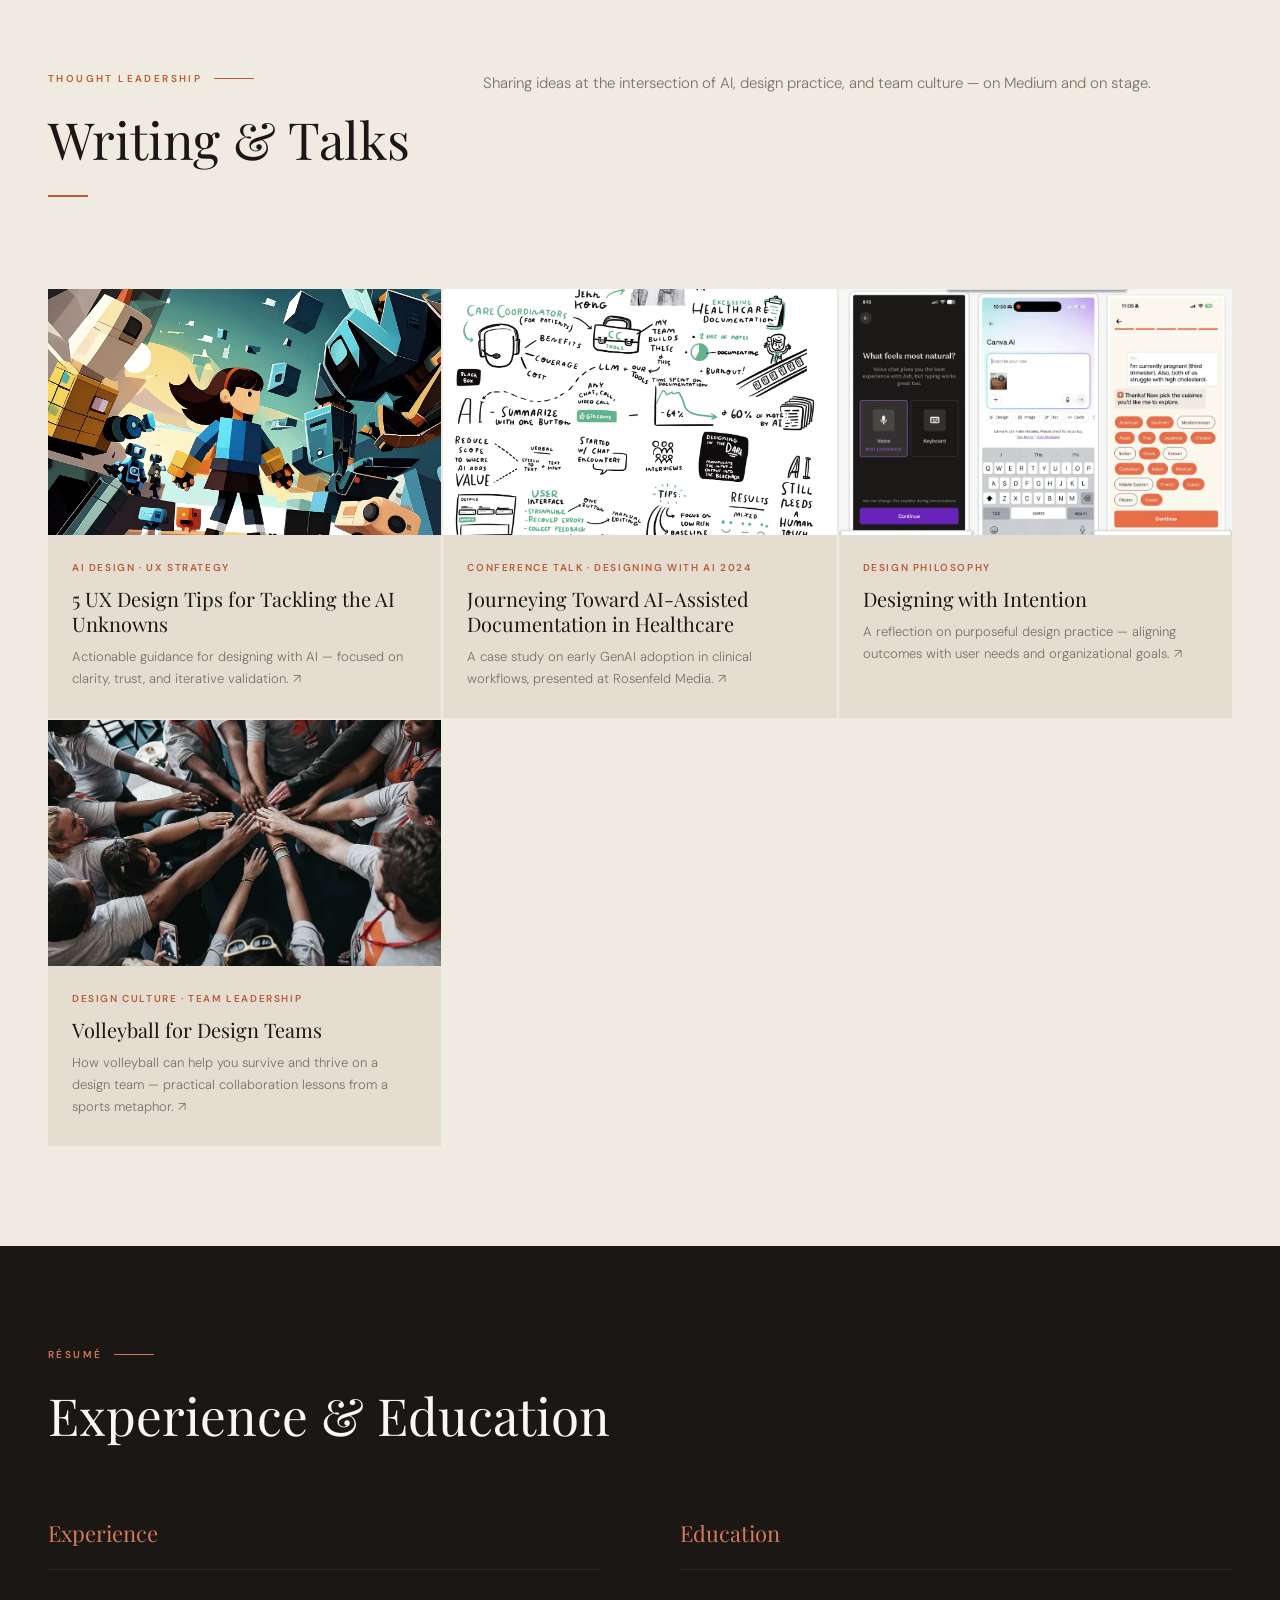
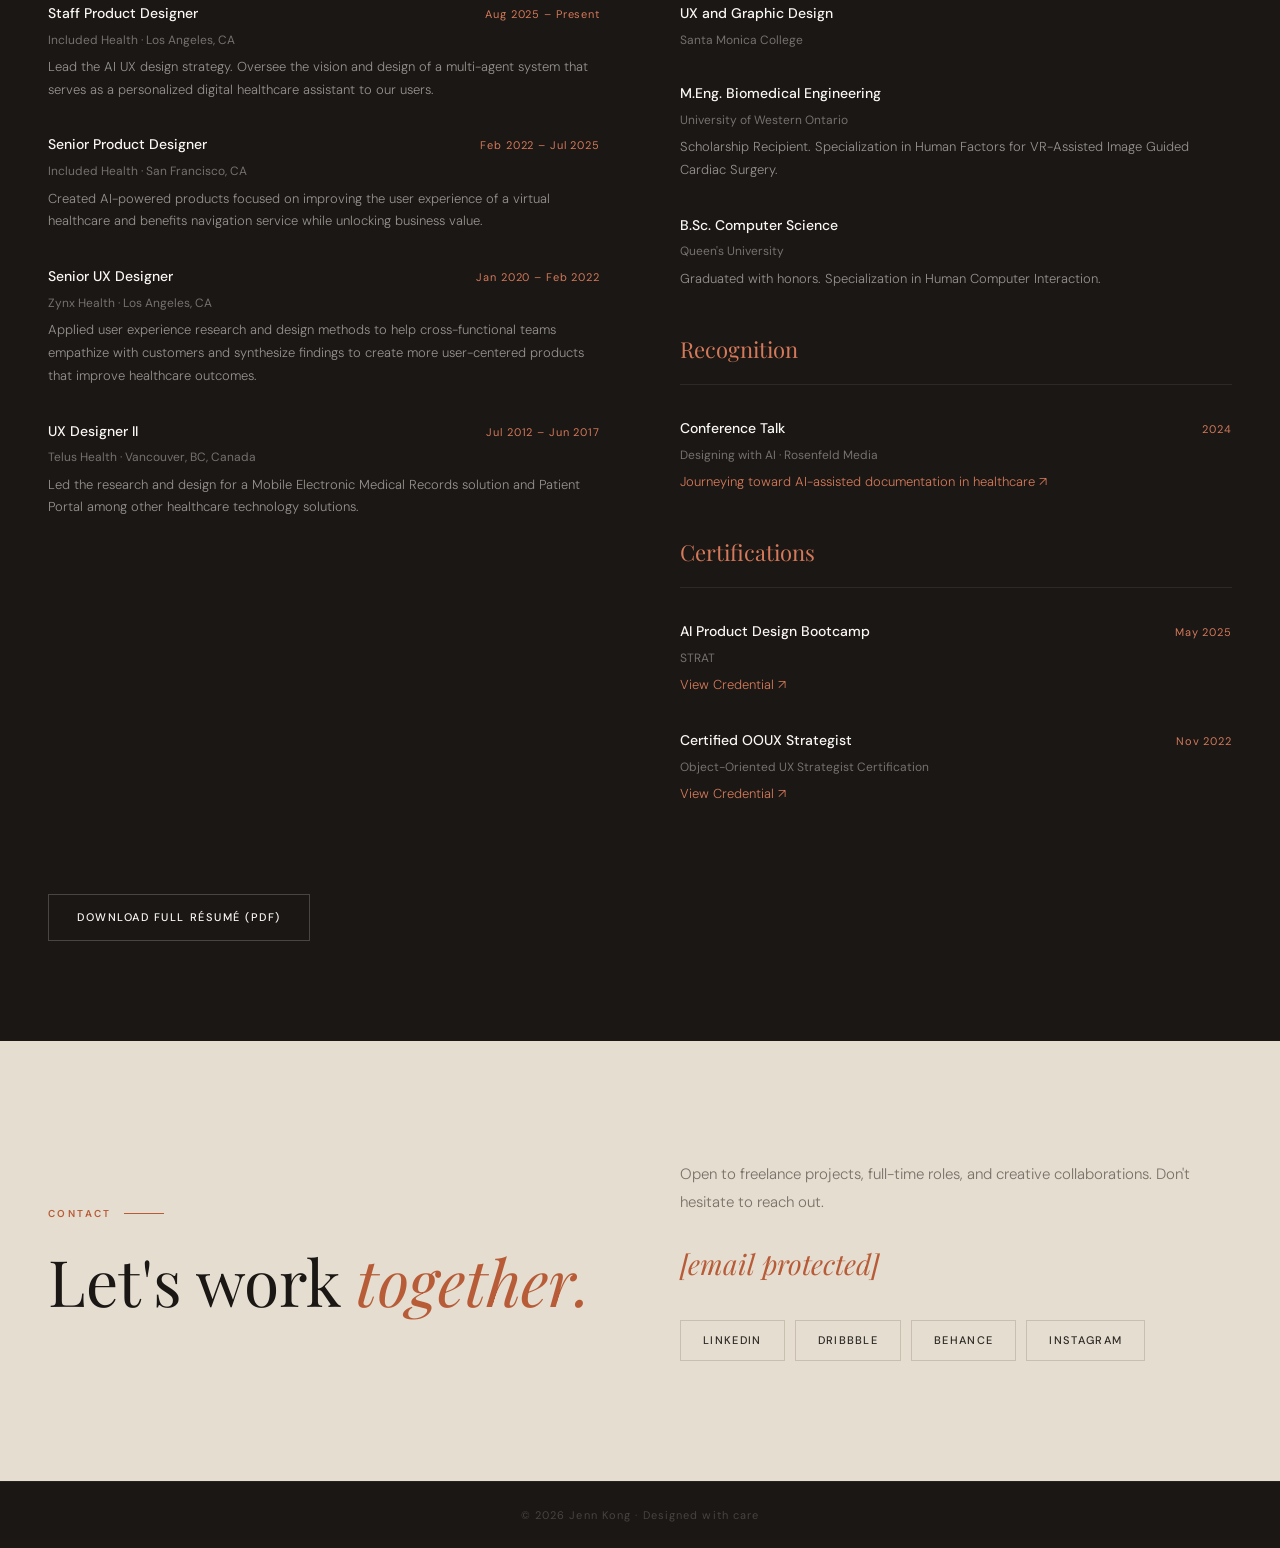
<file: index-original.html>
<!DOCTYPE html>
<html lang="en">
<head>
  <meta charset="UTF-8" />
  <meta name="viewport" content="width=device-width, initial-scale=1.0" />
  <title>Jenn Kong — AI Design Leader</title>
  <link href="https://fonts.googleapis.com/css2?family=Playfair+Display:ital,wght@0,400;0,500;0,700;1,400;1,500&family=DM+Sans:wght@300;400;500;600&display=swap" rel="stylesheet" />
  <style>
    :root {
      --sand:      #f0ebe0;
      --stone:     #e4ddd0;
      --pebble:    #c8bfb0;
      --terra:     #b85c38;
      --terra-dk:  #8f3e22;
      --terra-lt:  #d4795a;
      --ink:       #1a1714;
      --charcoal:  #2e2a26;
      --mid:       #7a7268;
      --white:     #faf8f4;
      --border:    #d8d0c4;
    }

    *, *::before, *::after { box-sizing: border-box; margin: 0; padding: 0; }
    html { scroll-behavior: smooth; }

    body {
      font-family: 'DM Sans', sans-serif;
      background: var(--sand);
      color: var(--ink);
      font-size: 15px;
      line-height: 1.7;
      overflow-x: hidden;
    }

    /* ── NAV ── */
    nav {
      position: fixed; top: 0; left: 0; right: 0; z-index: 100;
      display: flex; justify-content: space-between; align-items: center;
      padding: 20px 48px;
      background: rgba(240,235,224,0.92);
      backdrop-filter: blur(20px);
      border-bottom: 1px solid var(--border);
    }
    .nav-logo {
      font-family: 'DM Sans', sans-serif;
      font-size: 13px; font-weight: 600; letter-spacing: 0.12em;
      color: var(--ink); text-decoration: none; text-transform: uppercase;
    }
    .nav-links { display: flex; gap: 36px; list-style: none; align-items: center; }
    .nav-links a {
      font-size: 12px; font-weight: 400; letter-spacing: 0.1em;
      text-transform: uppercase; color: var(--mid);
      text-decoration: none; transition: color 0.2s;
    }
    .nav-links a:hover { color: var(--terra); }
    .nav-cta {
      background: var(--ink); color: var(--white) !important;
      padding: 8px 20px; font-size: 11px !important; letter-spacing: 0.12em !important;
      transition: background 0.25s !important;
    }
    .nav-cta:hover { background: var(--terra) !important; color: var(--white) !important; }

    /* ── HERO ── */
    #hero {
      min-height: 100vh;
      display: grid;
      grid-template-columns: 1fr 1fr;
      padding-top: 80px;
      background: var(--white);
      overflow: hidden;
    }
    .hero-left {
      padding: 80px 64px 80px 48px;
      display: flex; flex-direction: column; justify-content: center;
      border-right: 1px solid var(--border);
    }
    .hero-eyebrow {
      font-size: 11px; font-weight: 500; letter-spacing: 0.2em;
      text-transform: uppercase; color: var(--terra);
      margin-bottom: 32px;
      display: flex; align-items: center; gap: 12px;
    }
    .hero-eyebrow::before {
      content: ''; width: 32px; height: 1px; background: var(--terra);
    }
    h1 {
      font-family: 'Playfair Display', serif;
      font-size: clamp(52px, 6vw, 82px);
      font-weight: 300; line-height: 1.02; letter-spacing: -0.02em;
      color: var(--ink); margin-bottom: 36px;
    }
    h1 em { font-style: italic; color: var(--terra); font-weight: 300; }
    .hero-sub {
      font-size: 15px; color: var(--mid); max-width: 440px;
      line-height: 1.85; margin-bottom: 52px; font-weight: 300;
    }
    .btn-row { display: flex; gap: 12px; flex-wrap: wrap; }
    .btn {
      display: inline-block; padding: 13px 28px;
      font-family: 'DM Sans', sans-serif;
      font-size: 11px; font-weight: 500; letter-spacing: 0.14em;
      text-transform: uppercase; text-decoration: none;
      transition: all 0.3s;
    }
    .btn-primary { background: var(--terra); color: var(--white); }
    .btn-primary:hover { background: var(--terra-dk); transform: translateY(-2px); }
    .btn-outline { background: transparent; color: var(--ink); border: 1px solid var(--ink); }
    .btn-outline:hover { background: var(--ink); color: var(--white); transform: translateY(-2px); }

    .hero-right {
      position: relative; overflow: hidden;
      background: var(--stone);
    }
    .hero-right img {
      width: 100%; height: 100%; object-fit: cover;
      filter: grayscale(20%);
      transition: filter 0.6s ease;
    }
    .hero-right:hover img { filter: grayscale(0%); }
    .hero-caption {
      position: absolute; bottom: 32px; left: 32px; right: 32px;
      background: rgba(26,23,20,0.78); backdrop-filter: blur(8px);
      padding: 16px 20px;
    }
    .hero-caption p {
      font-size: 12px; color: rgba(250,248,244,0.75);
      letter-spacing: 0.06em; line-height: 1.5;
    }
    .hero-caption strong { color: var(--white); font-weight: 500; }

    /* ── SECTION LABEL ── */
    .section-label {
      font-size: 10px; font-weight: 600; letter-spacing: 0.24em;
      text-transform: uppercase; color: var(--terra);
      margin-bottom: 24px;
      display: flex; align-items: center; gap: 12px;
    }
    .section-label::after {
      content: ''; flex: 1; max-width: 40px; height: 1px; background: var(--terra);
    }
    h2 {
      font-family: 'Playfair Display', serif;
      font-size: clamp(36px, 4vw, 54px); font-weight: 300;
      line-height: 1.1; color: var(--ink);
    }
    h2 em { font-style: italic; color: var(--terra); }
    .divider { width: 40px; height: 2px; background: var(--terra); margin: 28px 0; }

    /* ── ABOUT ── */
    #about {
      background: var(--sand);
      padding: 0;
      display: grid;
      grid-template-columns: 380px 1fr;
      min-height: 80vh;
    }
    .about-sidebar {
      background: var(--charcoal);
      padding: 80px 48px;
      display: flex; flex-direction: column; justify-content: center;
    }
    .about-sidebar .section-label { color: var(--terra-lt); }
    .about-sidebar .section-label::after { background: var(--terra-lt); }
    .about-sidebar h2 { color: var(--white); font-size: clamp(28px, 3vw, 40px); }
    .about-main { padding: 80px 72px; display: flex; flex-direction: column; justify-content: center; }
    .about-text p { color: var(--mid); margin-bottom: 20px; font-size: 15.5px; line-height: 1.85; font-weight: 300; }
    .pull-quote {
      font-family: 'Playfair Display', serif;
      font-size: clamp(22px, 2.5vw, 30px); font-style: italic;
      font-weight: 300; color: var(--terra);
      line-height: 1.35; margin: 40px 0;
      padding-left: 28px;
      border-left: 3px solid var(--terra);
    }
    .skills-list { display: flex; flex-wrap: wrap; gap: 8px; margin-top: 36px; }
    .skill-chip {
      padding: 6px 14px; font-size: 11px; font-weight: 500;
      letter-spacing: 0.08em; text-transform: uppercase;
      background: transparent; color: var(--charcoal);
      border: 1px solid var(--pebble);
      transition: all 0.25s;
    }
    .skill-chip:hover { background: var(--charcoal); color: var(--sand); border-color: var(--charcoal); }

    /* ── PROJECTS ── */
    #projects { background: var(--white); padding: 100px 48px; }
    .projects-header {
      display: grid; grid-template-columns: 1fr 1fr;
      align-items: end; gap: 40px; margin-bottom: 72px;
    }
    .projects-header-right p {
      font-size: 14px; color: var(--mid); line-height: 1.8; font-weight: 300;
      max-width: 400px;
    }

    /* Featured cards — asymmetric editorial layout */
    .featured-card {
      display: grid; grid-template-columns: 55% 1fr;
      background: var(--sand); overflow: hidden;
      margin-bottom: 4px;
      text-decoration: none; color: inherit;
      transition: opacity 0.3s;
    }
    .featured-card:hover { opacity: 0.92; }
    .featured-card-reverse { grid-template-columns: 1fr 55%; }
    .featured-card-reverse .featured-card-img { order: 2; }
    .featured-card-reverse .featured-card-info { order: 1; }

    .featured-card-img {
      overflow: hidden; aspect-ratio: unset; min-height: 420px;
    }
    .featured-card-img .project-img {
      width: 100%; height: 100%; object-fit: cover;
      filter: grayscale(30%);
      transition: filter 0.6s ease, transform 0.6s ease;
    }
    .featured-card:hover .featured-card-img .project-img {
      filter: grayscale(0%); transform: scale(1.03);
    }
    .featured-card-info {
      padding: 64px 56px;
      display: flex; flex-direction: column; justify-content: center; gap: 16px;
      background: var(--stone);
    }
    .featured-card-num {
      font-family: 'Playfair Display', serif;
      font-size: 80px; font-weight: 700; color: rgba(26,23,20,0.06);
      line-height: 1; margin-bottom: -20px;
    }
    .featured-card-title {
      font-family: 'Playfair Display', serif;
      font-size: clamp(28px, 3vw, 40px); font-weight: 300;
      color: var(--ink); line-height: 1.1;
    }
    .featured-card-subtitle {
      font-size: 11px; font-weight: 600; letter-spacing: 0.14em;
      color: var(--terra); text-transform: uppercase;
    }
    .featured-card-tags { display: flex; flex-wrap: wrap; gap: 6px; margin-top: 12px; }
    .featured-tag {
      padding: 4px 12px; font-size: 10px; font-weight: 600;
      letter-spacing: 0.1em; text-transform: uppercase;
      background: var(--pebble); color: var(--charcoal);
    }
    @media (max-width: 900px) {
      .featured-card, .featured-card-reverse { grid-template-columns: 1fr; }
      .featured-card-reverse .featured-card-img { order: 0; }
      .featured-card-reverse .featured-card-info { order: 0; }
      .featured-card-img { min-height: 280px; }
      .featured-card-info { padding: 40px 32px; }
    }

    /* Writing grid */
    #writing { background: var(--sand); padding: 100px 48px; }
    .writing-header {
      display: grid; grid-template-columns: 1fr 2fr;
      gap: 60px; align-items: start; margin-bottom: 64px;
    }
    .projects-grid { display: grid; grid-template-columns: repeat(3, 1fr); gap: 2px; }
    .project-card {
      background: var(--stone); overflow: hidden;
      text-decoration: none; color: inherit; display: block;
      transition: background 0.3s;
    }
    .project-card:hover { background: var(--pebble); }
    .project-thumb {
      aspect-ratio: 16/10; overflow: hidden; position: relative;
      display: flex; align-items: center; justify-content: center;
      font-size: 11px; letter-spacing: 0.1em; text-transform: uppercase;
      color: var(--mid);
    }
    .project-thumb-1, .project-thumb-2, .project-thumb-3,
    .project-thumb-4, .project-thumb-5, .project-thumb-6 {
      background: var(--charcoal);
    }
    .project-info { padding: 24px 24px 28px; }
    .project-category {
      font-size: 10px; letter-spacing: 0.16em; text-transform: uppercase;
      color: var(--terra); font-weight: 600; margin-bottom: 10px;
    }
    .project-title {
      font-family: 'Playfair Display', serif;
      font-size: 20px; font-weight: 300; color: var(--ink);
      margin-bottom: 10px; line-height: 1.25;
    }
    .project-desc { font-size: 13px; color: var(--mid); line-height: 1.7; font-weight: 300; }

    .project-img {
      width: 100%; height: 100%; object-fit: cover;
      filter: grayscale(20%);
      transition: filter 0.5s ease, transform 0.5s ease;
      display: block;
    }
    .project-card:hover .project-img { filter: grayscale(0%); transform: scale(1.04); }
    .project-thumb img.project-img { position: absolute; inset: 0; }

    /* ── RESUME ── */
    #resume {
      background: var(--ink); color: var(--white);
      padding: 100px 48px;
    }
    #resume .section-label { color: var(--terra-lt); }
    #resume .section-label::after { background: var(--terra-lt); }
    #resume h2 { color: var(--white); margin-bottom: 72px; }
    .resume-layout { display: grid; grid-template-columns: 1fr 1fr; gap: 80px; }
    .resume-section h3 {
      font-family: 'Playfair Display', serif;
      font-size: 22px; font-weight: 300; color: var(--terra-lt);
      margin-bottom: 32px; padding-bottom: 16px;
      border-bottom: 1px solid rgba(255,255,255,0.08);
    }
    .resume-item { margin-bottom: 32px; }
    .resume-item-header {
      display: flex; justify-content: space-between; align-items: baseline;
      margin-bottom: 4px; gap: 12px;
    }
    .resume-role { font-weight: 500; font-size: 14px; color: var(--white); }
    .resume-date {
      font-size: 11px; color: var(--terra-lt); letter-spacing: 0.08em;
      white-space: nowrap; font-weight: 400;
    }
    .resume-place { font-size: 12px; color: rgba(250,248,244,0.4); margin-bottom: 6px; }
    .resume-desc { font-size: 13px; color: rgba(250,248,244,0.55); line-height: 1.75; font-weight: 300; }
    .resume-desc a { color: var(--terra-lt); text-decoration: none; }
    .resume-desc a:hover { opacity: 0.75; }
    .resume-btn-row { margin-top: 56px; }

    /* ── CONTACT ── */
    #contact { background: var(--stone); padding: 120px 48px; }
    .contact-inner {
      display: grid; grid-template-columns: 1fr 1fr;
      gap: 80px; align-items: center;
    }
    .contact-left h2 { font-size: clamp(42px, 5vw, 72px); }
    .contact-right { display: flex; flex-direction: column; gap: 24px; }
    .contact-sub {
      font-size: 15px; color: var(--mid); line-height: 1.85; font-weight: 300;
    }
    .contact-email {
      font-family: 'Playfair Display', serif;
      font-size: clamp(20px, 2.5vw, 28px); font-style: italic;
      color: var(--terra); text-decoration: none; font-weight: 300;
      transition: color 0.2s;
    }
    .contact-email:hover { color: var(--terra-dk); }
    .contact-links { display: flex; gap: 10px; flex-wrap: wrap; margin-top: 8px; }
    .contact-link {
      display: inline-block; padding: 10px 22px;
      font-size: 11px; font-weight: 500; letter-spacing: 0.12em;
      text-transform: uppercase; text-decoration: none;
      border: 1px solid var(--pebble); color: var(--charcoal);
      transition: all 0.3s;
    }
    .contact-link:hover { background: var(--ink); color: var(--white); border-color: var(--ink); }

    /* ── FOOTER ── */
    footer {
      background: var(--ink); color: rgba(250,248,244,0.2);
      text-align: center; font-size: 11px; letter-spacing: 0.1em;
      padding: 24px 48px; border-top: 1px solid rgba(255,255,255,0.05);
    }

    /* ── ANIMATIONS ── */
    @keyframes fadeUp {
      from { opacity: 0; transform: translateY(32px); }
      to   { opacity: 1; transform: translateY(0); }
    }
    .reveal {
      opacity: 0; transform: translateY(24px);
      transition: opacity 0.9s cubic-bezier(0.16,1,0.3,1), transform 0.9s cubic-bezier(0.16,1,0.3,1);
    }
    .reveal.visible { opacity: 1; transform: translateY(0); }

    /* ── RESPONSIVE ── */
    @media (max-width: 1024px) {
      #hero { grid-template-columns: 1fr; }
      .hero-right { min-height: 50vw; }
      #about { grid-template-columns: 1fr; }
      .about-sidebar { padding: 60px 40px; }
      .about-main { padding: 60px 40px; }
      .projects-header { grid-template-columns: 1fr; }
      .contact-inner { grid-template-columns: 1fr; }
      .writing-header { grid-template-columns: 1fr; }
    }
    @media (max-width: 900px) {
      nav { padding: 18px 24px; }
      #hero, #about { padding-top: 0; }
      .hero-left { padding: 60px 28px; }
      #projects, #writing, #resume, #contact { padding: 72px 28px; }
      .resume-layout { grid-template-columns: 1fr; gap: 48px; }
      .projects-grid { grid-template-columns: 1fr 1fr; }
    }
    @media (max-width: 600px) {
      .nav-links { display: none; }
      .projects-grid { grid-template-columns: 1fr; }
    }
  </style>
</head>
<body>

  <!-- NAV -->
  <nav>
    <a href="#hero" class="nav-logo">Jenn Kong</a>
    <ul class="nav-links">
      <li><a href="#about">About</a></li>
      <li><a href="#projects">Work</a></li>
      <li><a href="#writing">Writing</a></li>
      <li><a href="#resume">Résumé</a></li>
      <li><a href="#contact" class="nav-cta">Get In Touch</a></li>
    </ul>
  </nav>

  <!-- HERO -->
  <section id="hero">
    <div class="hero-left">
      <div class="hero-eyebrow">Design Leader · AI · Health Tech</div>
      <h1>Building the teams and vision behind AI products that <em>earn trust</em> & drive change.</h1>
      <p class="hero-sub">Staff Product Designer at Included Health. I set AI design strategy, grow design talent, and lead end-to-end design at the frontier of healthcare. Seeking a Director of Design role to scale impact.</p>
      <div class="btn-row">
        <a href="#projects" class="btn btn-primary">View My Work</a>
        <a href="#contact" class="btn btn-outline">Get In Touch</a>
      </div>
    </div>
    <div class="hero-right">
      <img src="images/profilepic.jpeg" alt="Jenn Kong" />
      <div class="hero-caption">
        <p><strong>Jenn Kong</strong> · Staff Product Designer, AI Innovation · Included Health</p>
      </div>
    </div>
  </section>

  <!-- ABOUT -->
  <section id="about">
    <div class="about-sidebar reveal">
      <div class="section-label">About Me</div>
      <h2>Turning ambiguity into <em>strategy</em> & products that matter.</h2>
    </div>
    <div class="about-main reveal">
      <div class="about-text">
        <p>I've spent over a decade leading design at the intersection of emergent technology and healthcare — and what sets me apart is the ability to operate at every altitude. I can sit in a boardroom aligning executives on a product vision, then turn around and coach a designer through a tough research synthesis.</p>
        <div class="pull-quote">"Great design leadership means building the conditions for great work — clear direction, strong culture, and the psychological safety for teams to take creative risks."</div>
        <p>At Included Health, I've defined the AI design strategy for our innovation team, led the vision and execution of a multi-agent healthcare assistant, and established the design principles and patterns that now guide how our company builds AI.</p>
        <p>When I'm not leading design, you might find me jamming on the drums, playing pick-up volleyball, and painting with my kids.</p>
      </div>
      <div class="skills-list">
        <span class="skill-chip">Object-oriented UX</span>
        <span class="skill-chip">Discovery Research</span>
        <span class="skill-chip">AI-based Prototyping</span>
        <span class="skill-chip">AI-guided Design Systems</span>
        <span class="skill-chip">User Research and Testing</span>
        <span class="skill-chip">Interaction Design</span>
        <span class="skill-chip">Workshop Facilitation</span>
      </div>
    </div>
  </section>

  <!-- PROJECTS -->
  <section id="projects">
    <div class="projects-header reveal">
      <div>
        <div class="section-label">Selected Work</div>
        <h2>Featured Case Studies</h2>
      </div>
      <div class="projects-header-right">
        <p>End-to-end design leadership — from shaping product vision with executives to shipping AI-native experiences that change how people navigate healthcare.</p>
      </div>
    </div>

    <a href="case-studies/DotPlatform.html" class="featured-card reveal">
      <div class="featured-card-img">
        <img src="images/multi-agent-flow.png" alt="The Dot Platform" class="project-img" />
      </div>
      <div class="featured-card-info">
        <div class="featured-card-num">01</div>
        <div class="project-category">Included Health · 2025–Present</div>
        <div class="featured-card-title">The Dot Platform</div>
        <p class="featured-card-subtitle">Vision → Brand → Launch</p>
        <p class="project-desc">From aligning leadership on a bold product vision — synthesizing 320+ ideas into 7 concepts — to building the brand identity and shipping a production-ready multi-agent AI healthcare assistant.</p>
        <div class="featured-card-tags">
          <span class="featured-tag">Innovation Strategy</span>
          <span class="featured-tag">Multi-Agent AI</span>
          <span class="featured-tag">Brand Identity</span>
          <span class="featured-tag">Cross-functional Leadership</span>
        </div>
      </div>
    </a>

    <a href="case-studies/AIDesignCulture.html" class="featured-card featured-card-reverse reveal">
      <div class="featured-card-img">
        <img src="images/AI-Design-Patterns-workshop.png" alt="Building AI Design Culture" class="project-img" />
      </div>
      <div class="featured-card-info">
        <div class="featured-card-num">02</div>
        <div class="project-category">Included Health · 2024–Present</div>
        <div class="featured-card-title">Building AI Design Culture</div>
        <p class="featured-card-subtitle">Frameworks → Patterns → Org-wide Impact</p>
        <p class="project-desc">Design leadership isn't just about what you ship — it's about raising the ceiling for everyone around you. The story of how I built the frameworks and learning culture that helped our teams design AI with more confidence.</p>
        <div class="featured-card-tags">
          <span class="featured-tag">AI Design Patterns</span>
          <span class="featured-tag">Design Frameworks</span>
          <span class="featured-tag">Hackathons</span>
          <span class="featured-tag">Mentorship</span>
        </div>
      </div>
    </a>
  </section>

  <!-- WRITING -->
  <section id="writing">
    <div class="writing-header reveal">
      <div>
        <div class="section-label">Thought Leadership</div>
        <h2>Writing &amp; Talks</h2>
        <div class="divider"></div>
      </div>
      <div>
        <p style="font-size:15px; color:var(--mid); line-height:1.85; font-weight:300;">Sharing ideas at the intersection of AI, design practice, and team culture — on Medium and on stage.</p>
      </div>
    </div>
    <div class="projects-grid">

      <a href="https://medium.com/@jennifer.kong/5-ux-design-tips-for-tackling-the-ai-unknowns-27feb97d7f80" target="_blank" class="project-card reveal">
        <div class="project-thumb project-thumb-4" style="padding:0; position:relative;">
          <img src="images/writing-ai-tips.webp" alt="5 UX Design Tips for Tackling the AI Unknowns" class="project-img" onerror="this.style.display='none'; this.parentElement.style.display='flex'; this.parentElement.innerHTML='<span style=\'font-size:11px;letter-spacing:0.1em;text-transform:uppercase;color:var(--mid)\'>Medium · Article</span>';" />
        </div>
        <div class="project-info">
          <div class="project-category">AI Design · UX Strategy</div>
          <div class="project-title">5 UX Design Tips for Tackling the AI Unknowns</div>
          <p class="project-desc">Actionable guidance for designing with AI — focused on clarity, trust, and iterative validation. ↗</p>
        </div>
      </a>

      <a href="https://rosenverse.rosenfeldmedia.com/videos/case-study-journeying-toward-ai-assisted-documentation-in-healthcare" target="_blank" class="project-card reveal">
        <div class="project-thumb project-thumb-3" style="padding:0; position:relative;">
          <img src="images/writing-rosenfeld-talk.png" alt="Journeying Toward AI-Assisted Documentation in Healthcare" class="project-img" onerror="this.style.display='none'; this.parentElement.style.display='flex'; this.parentElement.innerHTML='<span style=\'font-size:11px;letter-spacing:0.1em;text-transform:uppercase;color:var(--mid)\'>Rosenfeld · Talk</span>';" />
        </div>
        <div class="project-info">
          <div class="project-category">Conference Talk · Designing with AI 2024</div>
          <div class="project-title">Journeying Toward AI-Assisted Documentation in Healthcare</div>
          <p class="project-desc">A case study on early GenAI adoption in clinical workflows, presented at Rosenfeld Media. ↗</p>
        </div>
      </a>

      <a href="https://medium.com/@jennifer.kong/designing-with-intention-16508daa57da" target="_blank" class="project-card reveal">
        <div class="project-thumb project-thumb-5" style="padding:0; position:relative;">
          <img src="images/writing-designing-intention.webp" alt="Designing with Intention" class="project-img" onerror="this.style.display='none'; this.parentElement.style.display='flex'; this.parentElement.innerHTML='<span style=\'font-size:11px;letter-spacing:0.1em;text-transform:uppercase;color:var(--mid)\'>Medium · Article</span>';" />
        </div>
        <div class="project-info">
          <div class="project-category">Design Philosophy</div>
          <div class="project-title">Designing with Intention</div>
          <p class="project-desc">A reflection on purposeful design practice — aligning outcomes with user needs and organizational goals. ↗</p>
        </div>
      </a>

      <a href="https://medium.com/included-health-design/how-volleyball-can-help-you-to-survive-and-thrive-on-a-design-team-a57044cc815b" target="_blank" class="project-card reveal">
        <div class="project-thumb project-thumb-1" style="padding:0; position:relative;">
          <img src="images/writing-volleyball.webp" alt="Volleyball for Design Teams" class="project-img" onerror="this.style.display='none'; this.parentElement.style.display='flex'; this.parentElement.innerHTML='<span style=\'font-size:11px;letter-spacing:0.1em;text-transform:uppercase;color:var(--mid)\'>Medium · Article</span>';" />
        </div>
        <div class="project-info">
          <div class="project-category">Design Culture · Team Leadership</div>
          <div class="project-title">Volleyball for Design Teams</div>
          <p class="project-desc">How volleyball can help you survive and thrive on a design team — practical collaboration lessons from a sports metaphor. ↗</p>
        </div>
      </a>

    </div>
  </section>

  <!-- RESUME -->
  <section id="resume">
    <div class="reveal">
      <div class="section-label">Résumé</div>
      <h2>Experience &amp; Education</h2>
    </div>
    <div class="resume-layout">
      <div class="resume-section reveal">
        <h3>Experience</h3>
        <div class="resume-item">
          <div class="resume-item-header">
            <span class="resume-role">Staff Product Designer</span>
            <span class="resume-date">Aug 2025 – Present</span>
          </div>
          <div class="resume-place">Included Health · Los Angeles, CA</div>
          <p class="resume-desc">Lead the AI UX design strategy. Oversee the vision and design of a multi-agent system that serves as a personalized digital healthcare assistant to our users.</p>
        </div>
        <div class="resume-item">
          <div class="resume-item-header">
            <span class="resume-role">Senior Product Designer</span>
            <span class="resume-date">Feb 2022 – Jul 2025</span>
          </div>
          <div class="resume-place">Included Health · San Francisco, CA</div>
          <p class="resume-desc">Created AI-powered products focused on improving the user experience of a virtual healthcare and benefits navigation service while unlocking business value.</p>
        </div>
        <div class="resume-item">
          <div class="resume-item-header">
            <span class="resume-role">Senior UX Designer</span>
            <span class="resume-date">Jan 2020 – Feb 2022</span>
          </div>
          <div class="resume-place">Zynx Health · Los Angeles, CA</div>
          <p class="resume-desc">Applied user experience research and design methods to help cross-functional teams empathize with customers and synthesize findings to create more user-centered products that improve healthcare outcomes.</p>
        </div>
        <div class="resume-item">
          <div class="resume-item-header">
            <span class="resume-role">UX Designer II</span>
            <span class="resume-date">Jul 2012 – Jun 2017</span>
          </div>
          <div class="resume-place">Telus Health · Vancouver, BC, Canada</div>
          <p class="resume-desc">Led the research and design for a Mobile Electronic Medical Records solution and Patient Portal among other healthcare technology solutions.</p>
        </div>
      </div>
      <div class="resume-section reveal">
        <h3>Education</h3>
        <div class="resume-item">
          <div class="resume-item-header"><span class="resume-role">UX and Graphic Design</span></div>
          <div class="resume-place">Santa Monica College</div>
        </div>
        <div class="resume-item">
          <div class="resume-item-header"><span class="resume-role">M.Eng. Biomedical Engineering</span></div>
          <div class="resume-place">University of Western Ontario</div>
          <p class="resume-desc">Scholarship Recipient. Specialization in Human Factors for VR-Assisted Image Guided Cardiac Surgery.</p>
        </div>
        <div class="resume-item">
          <div class="resume-item-header"><span class="resume-role">B.Sc. Computer Science</span></div>
          <div class="resume-place">Queen's University</div>
          <p class="resume-desc">Graduated with honors. Specialization in Human Computer Interaction.</p>
        </div>
        <h3 style="margin-top:40px;">Recognition</h3>
        <div class="resume-item">
          <div class="resume-item-header">
            <span class="resume-role">Conference Talk</span>
            <span class="resume-date">2024</span>
          </div>
          <div class="resume-place">Designing with AI · Rosenfeld Media</div>
          <p class="resume-desc"><a href="https://rosenverse.rosenfeldmedia.com/videos/case-study-journeying-toward-ai-assisted-documentation-in-healthcare" target="_blank">Journeying toward AI-assisted documentation in healthcare ↗</a></p>
        </div>
        <h3 style="margin-top:40px;">Certifications</h3>
        <div class="resume-item">
          <div class="resume-item-header">
            <span class="resume-role">AI Product Design Bootcamp</span>
            <span class="resume-date">May 2025</span>
          </div>
          <div class="resume-place">STRAT</div>
          <p class="resume-desc"><a href="https://drive.google.com/file/d/15HrHI116fsYMPHc-T-d07sj5H5gSKpmk/view" target="_blank">View Credential ↗</a></p>
        </div>
        <div class="resume-item">
          <div class="resume-item-header">
            <span class="resume-role">Certified OOUX Strategist</span>
            <span class="resume-date">Nov 2022</span>
          </div>
          <div class="resume-place">Object-Oriented UX Strategist Certification</div>
          <p class="resume-desc"><a href="https://ooux.com/people/jenniferkong" target="_blank">View Credential ↗</a></p>
        </div>
      </div>
    </div>
    <div class="resume-btn-row reveal">
      <a href="#" class="btn btn-outline" style="border-color:rgba(255,255,255,0.2); color:var(--white);">Download Full Résumé (PDF)</a>
    </div>
  </section>

  <!-- CONTACT -->
  <section id="contact">
    <div class="contact-inner reveal">
      <div class="contact-left">
        <div class="section-label">Contact</div>
        <h2>Let's work <em>together.</em></h2>
      </div>
      <div class="contact-right">
        <p class="contact-sub">Open to freelance projects, full-time roles, and creative collaborations. Don't hesitate to reach out.</p>
        <a href="/cdn-cgi/l/email-protection#8be3eee7e7e4cbe1eee5e5e0e4e5eca5e8e4e6" class="contact-email"><span class="__cf_email__" data-cfemail="264e434a4a49664c4348484d4948410845494b">[email&#160;protected]</span></a>
        <div class="contact-links">
          <a href="#" class="contact-link">LinkedIn</a>
          <a href="#" class="contact-link">Dribbble</a>
          <a href="#" class="contact-link">Behance</a>
          <a href="#" class="contact-link">Instagram</a>
        </div>
      </div>
    </div>
  </section>

  <!-- FOOTER -->
  <footer>
    <span>© 2026 Jenn Kong · Designed with care</span>
  </footer>

  <script>
    const reveals = document.querySelectorAll('.reveal');
    const observer = new IntersectionObserver((entries) => {
      entries.forEach((entry) => {
        if (entry.isIntersecting) {
          entry.target.classList.add('visible');
          observer.unobserve(entry.target);
        }
      });
    }, { threshold: 0.08 });
    reveals.forEach(el => observer.observe(el));
  </script>  <!-- Elfsight AI Chatbot | Jenn Kong - AI rep -->
  <script src="https://elfsightcdn.com/platform.js" async></script>
  <div class="elfsight-app-141355e9-4163-460e-a65b-459ceb472e81" data-elfsight-app-lazy></div>

</body>
</html>
</file>
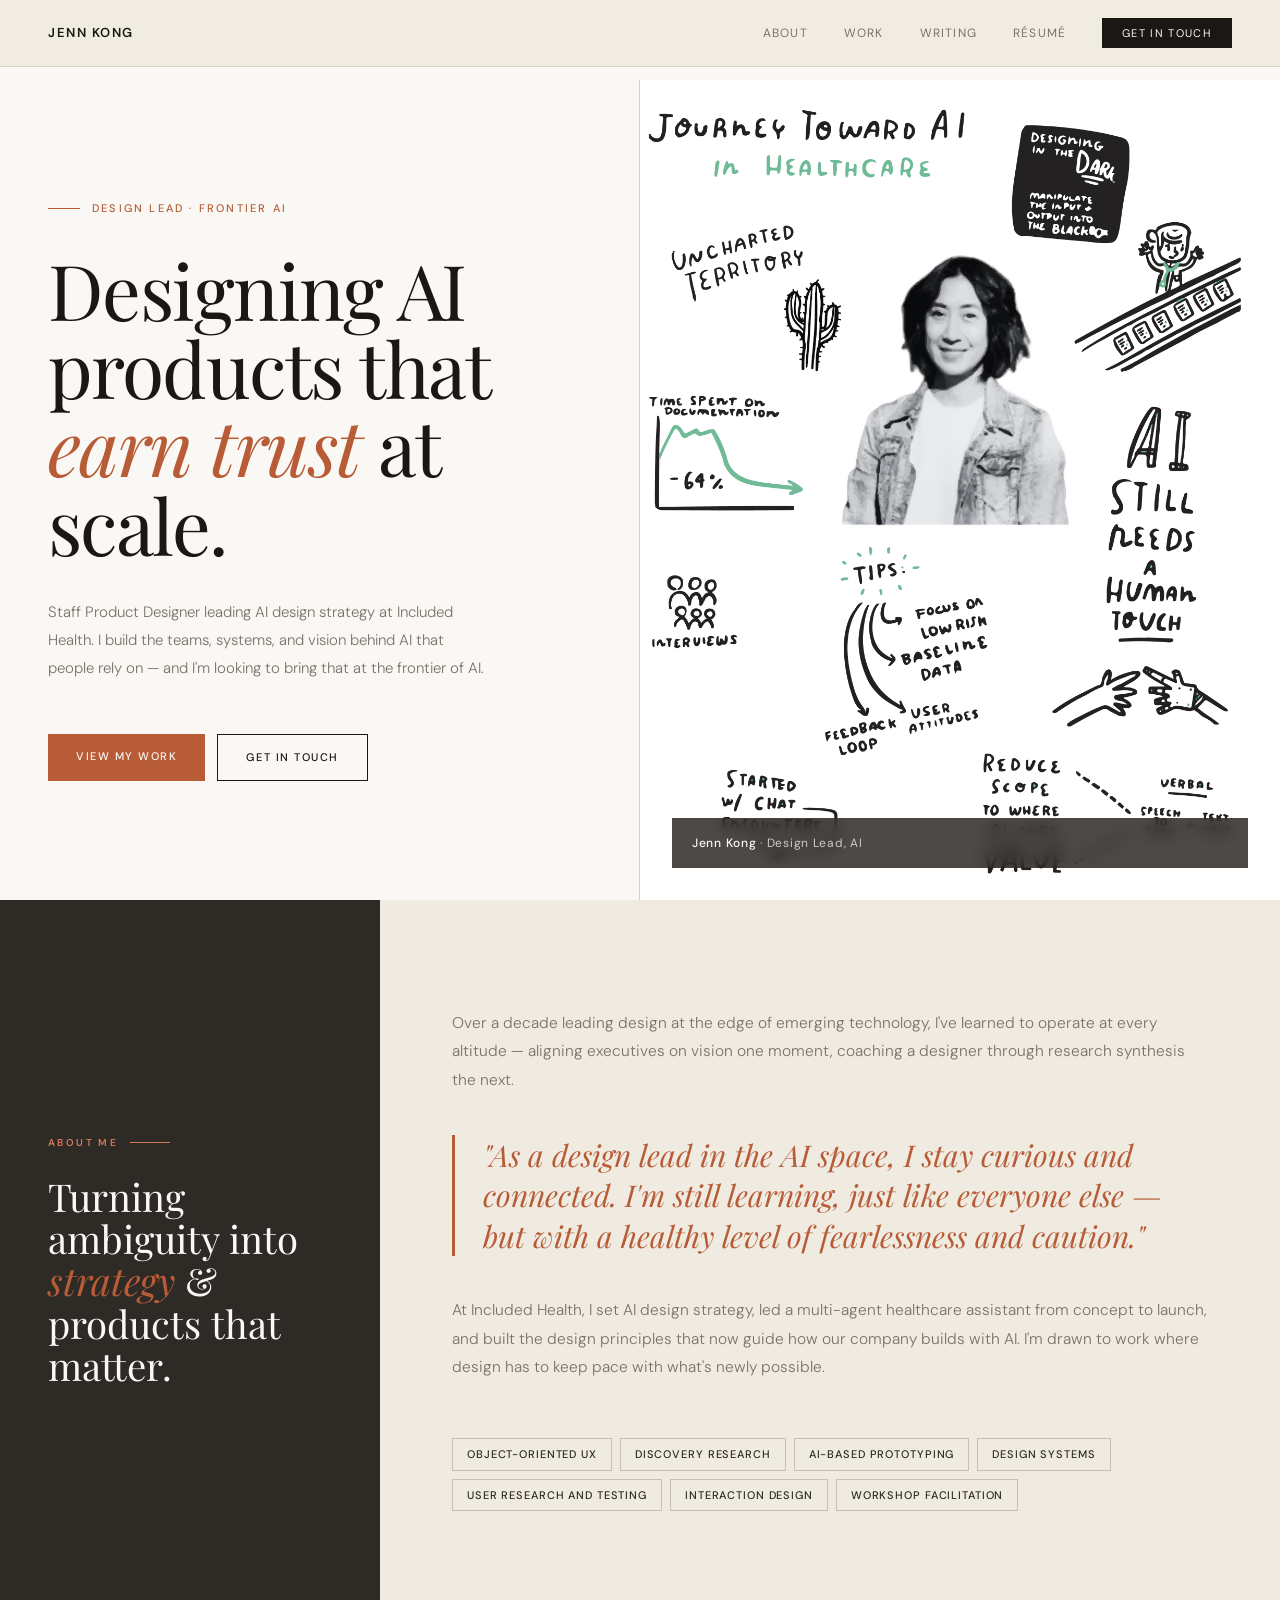
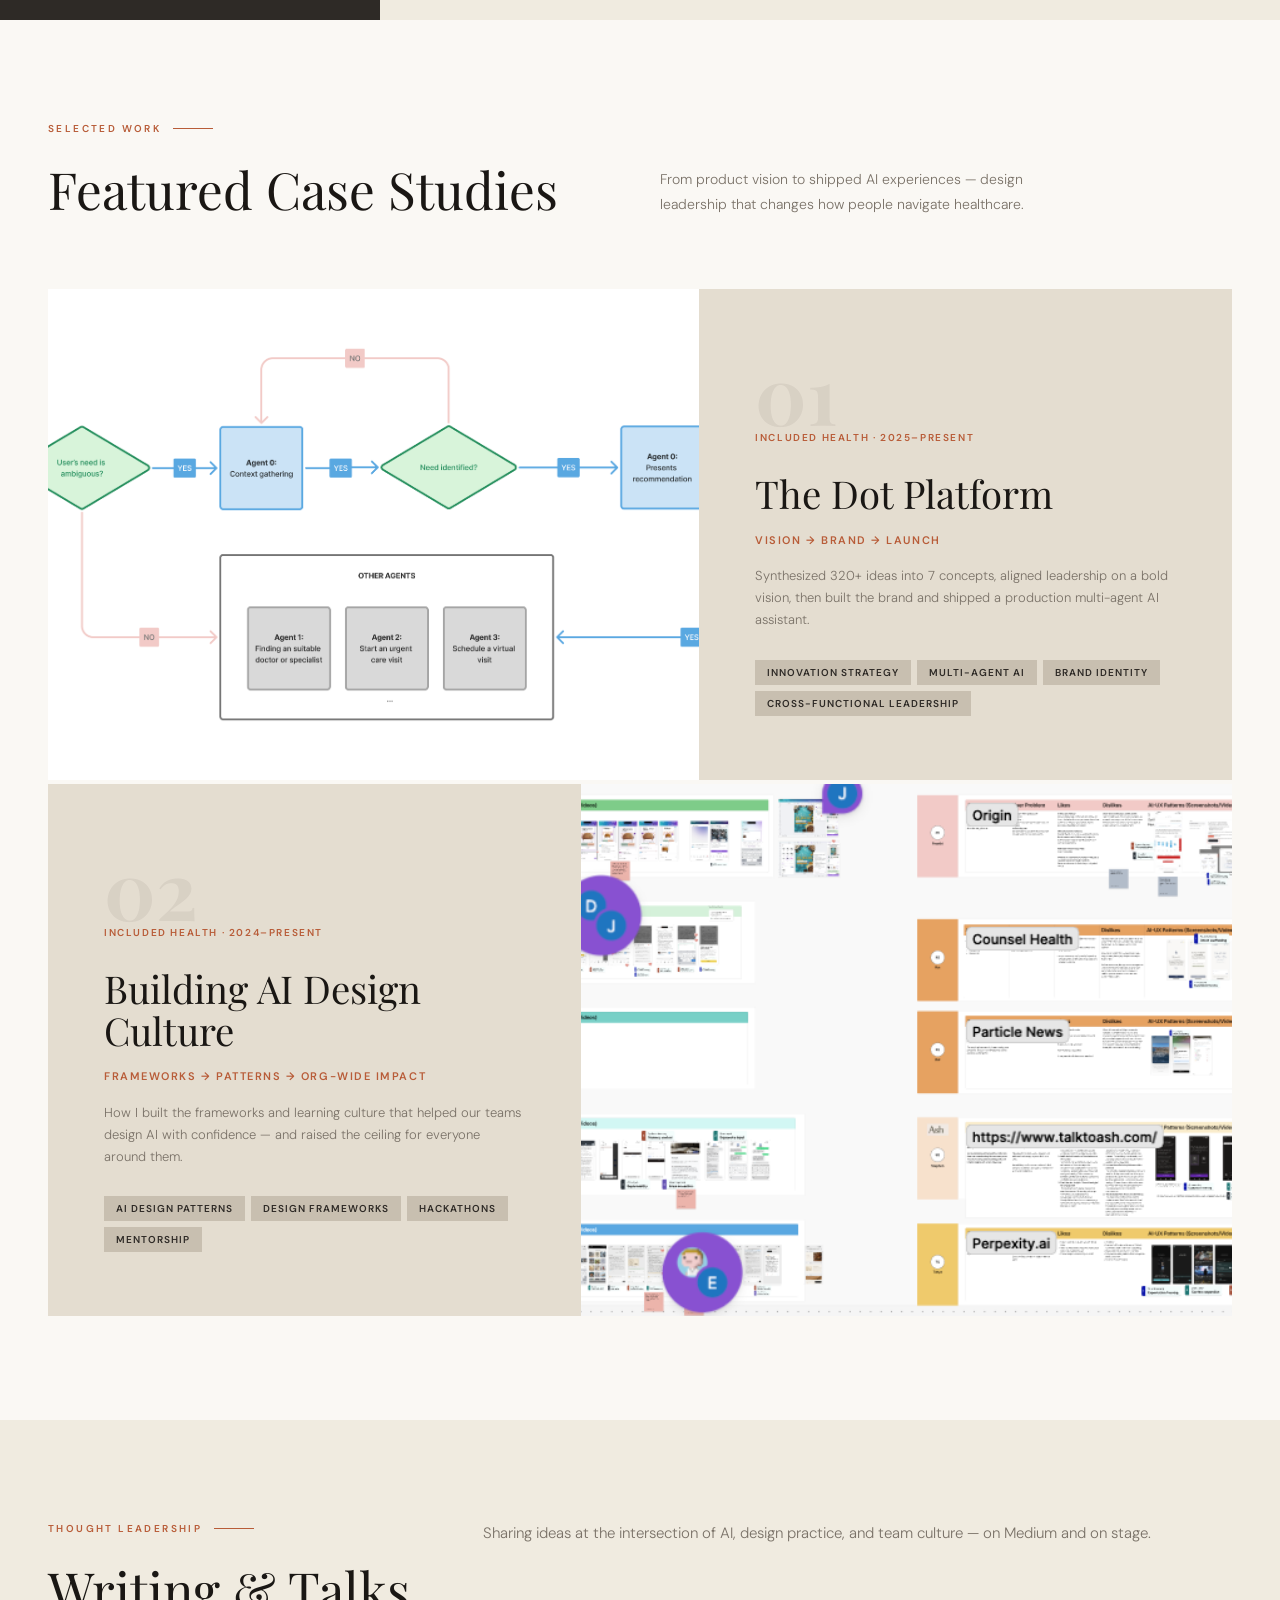
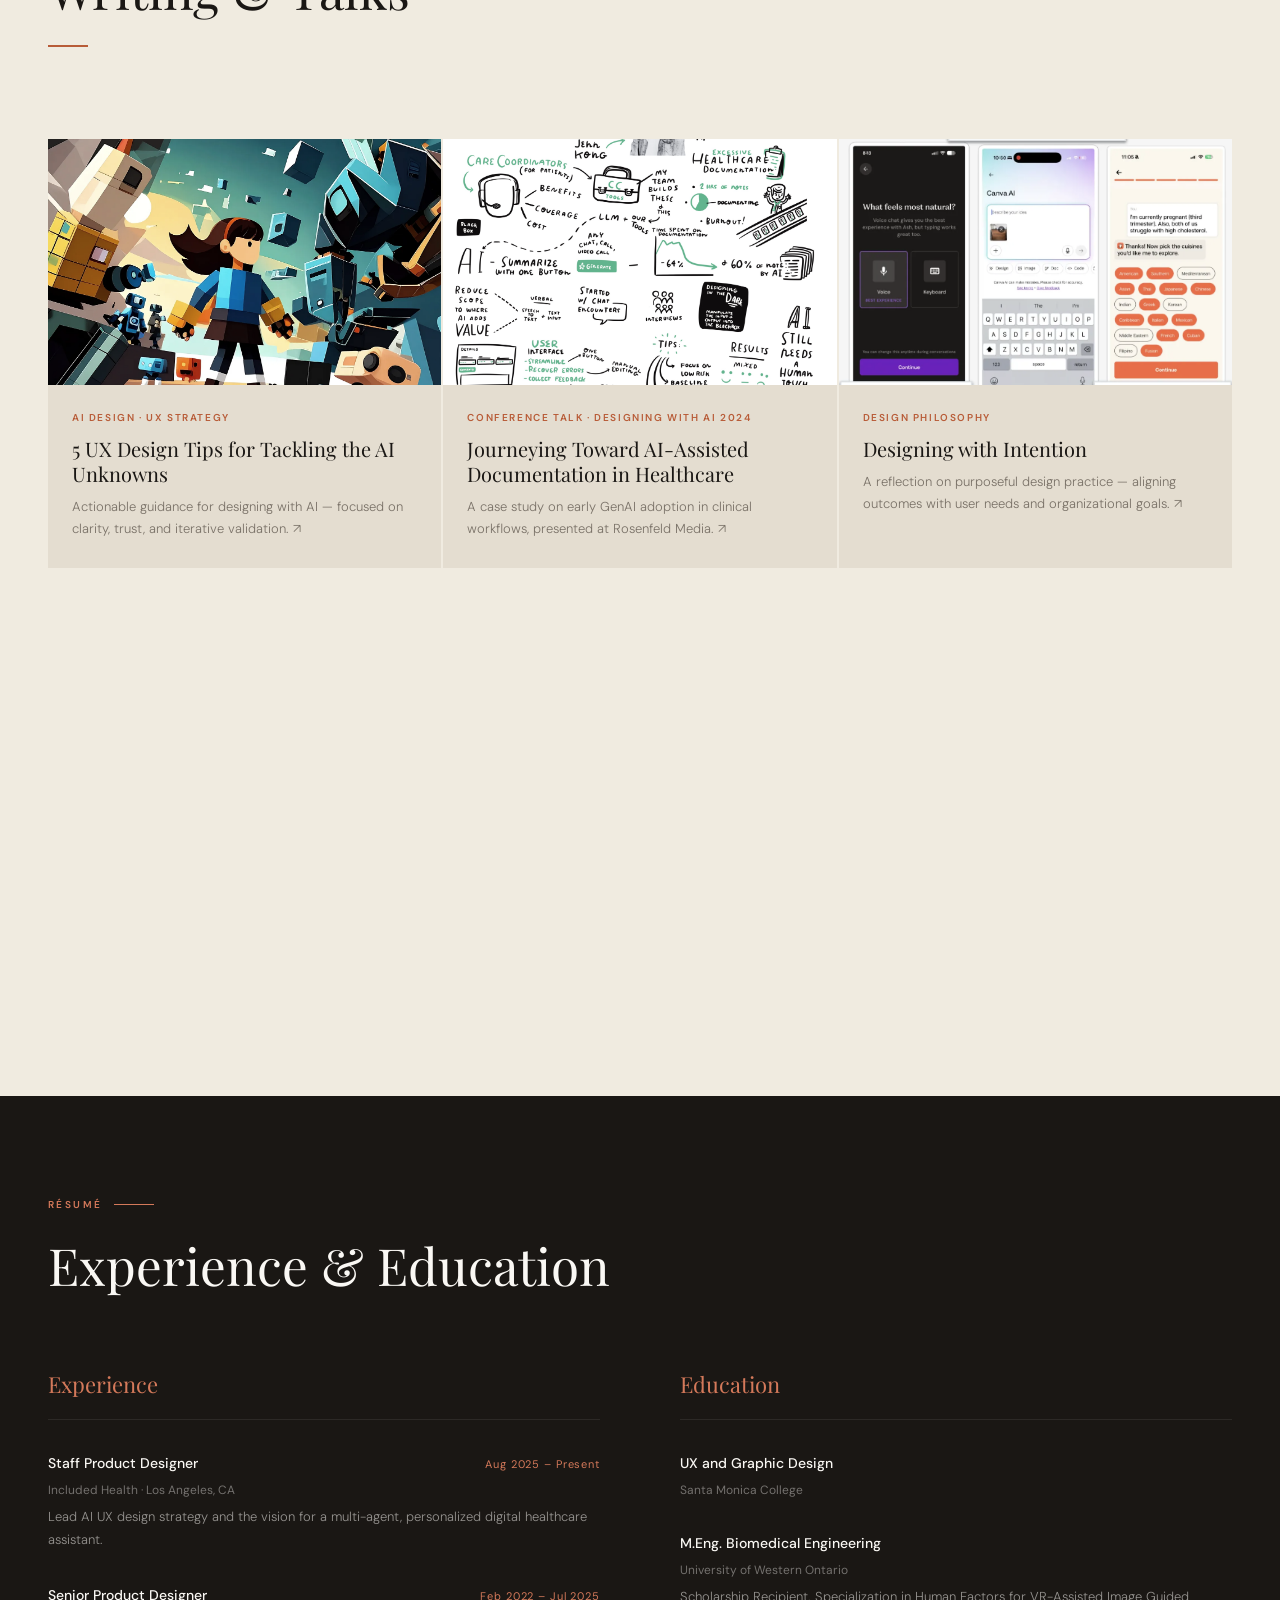
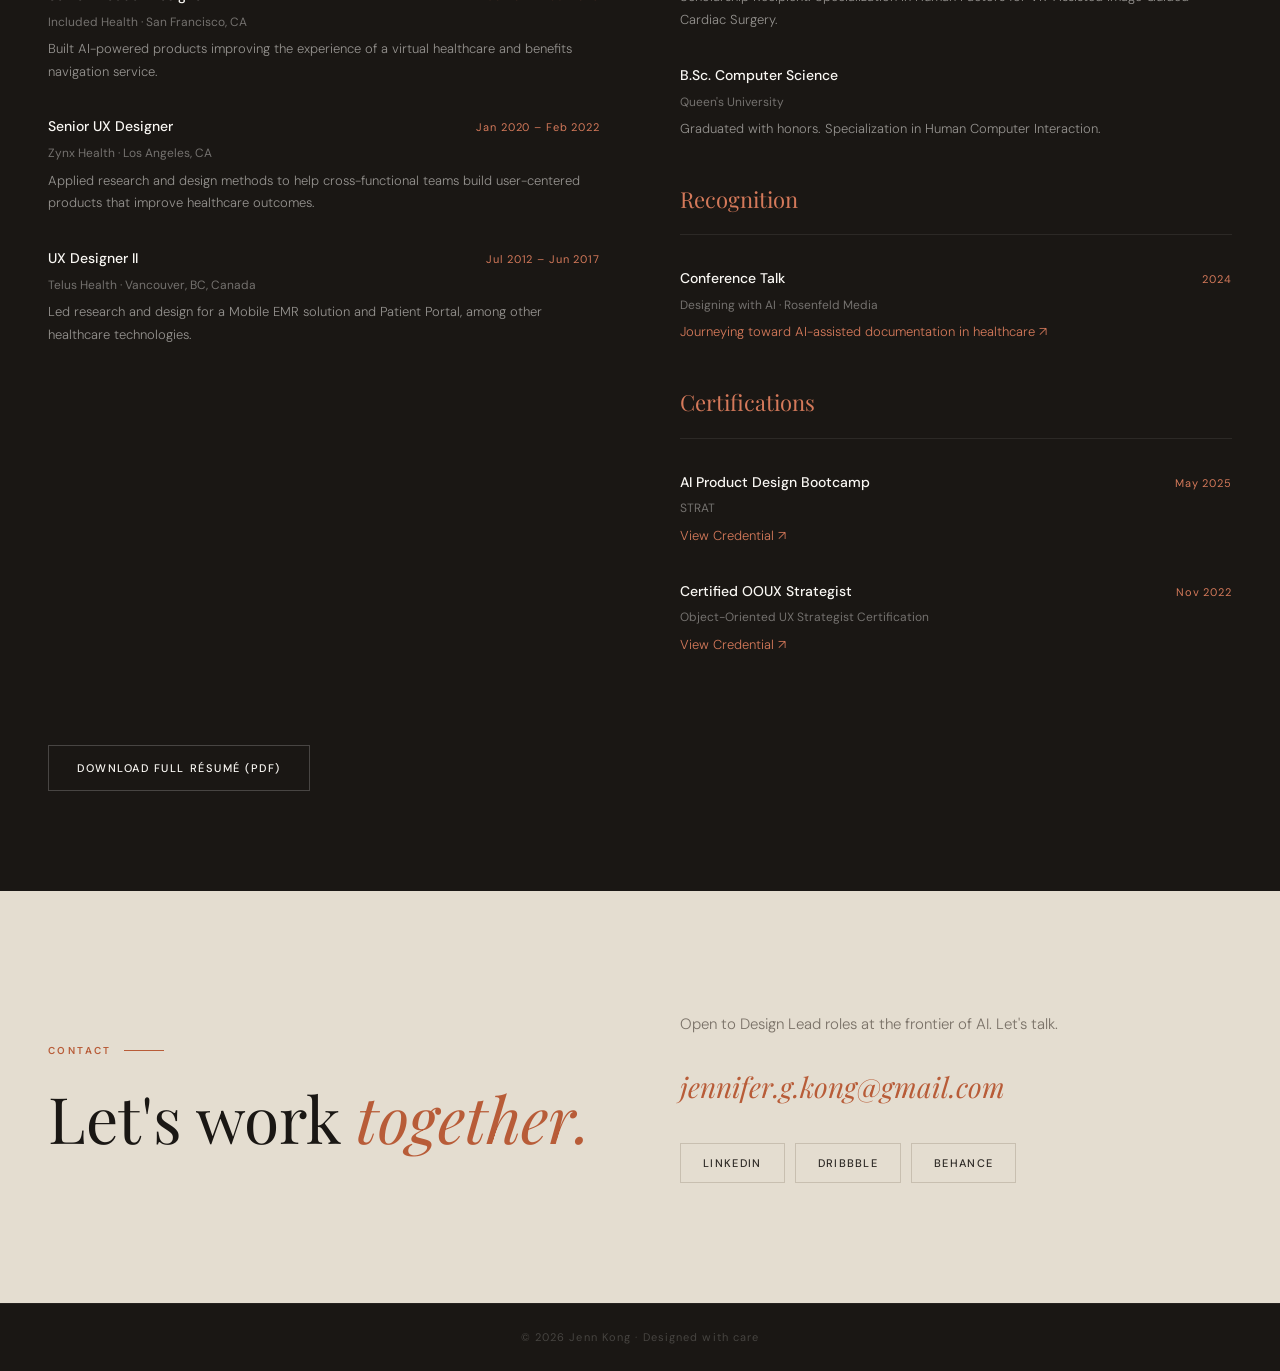
<file: indexOLD.html>
<!DOCTYPE html>
<html lang="en">
<head>
  <meta charset="UTF-8" />
  <meta name="viewport" content="width=device-width, initial-scale=1.0" />
  <title>Jenn Kong — Design Lead, AI</title>
  <link href="https://fonts.googleapis.com/css2?family=Playfair+Display:ital,wght@0,400;0,500;0,700;1,400;1,500&family=DM+Sans:wght@300;400;500;600&display=swap" rel="stylesheet" />
  <style>
    :root {
      --sand:      #f0ebe0;
      --stone:     #e4ddd0;
      --pebble:    #c8bfb0;
      --terra:     #b85c38;
      --terra-dk:  #8f3e22;
      --terra-lt:  #d4795a;
      --ink:       #1a1714;
      --charcoal:  #2e2a26;
      --mid:       #7a7268;
      --white:     #faf8f4;
      --border:    #d8d0c4;
    }

    *, *::before, *::after { box-sizing: border-box; margin: 0; padding: 0; }
    html { scroll-behavior: smooth; }

    body {
      font-family: 'DM Sans', sans-serif;
      background: var(--sand);
      color: var(--ink);
      font-size: 15px;
      line-height: 1.7;
      overflow-x: hidden;
    }

    /* ── NAV ── */
    nav {
      position: fixed; top: 0; left: 0; right: 0; z-index: 100;
      display: flex; justify-content: space-between; align-items: center;
      padding: 20px 48px;
      background: rgba(240,235,224,0.92);
      backdrop-filter: blur(20px);
      border-bottom: 1px solid var(--border);
    }
    .nav-logo {
      font-family: 'DM Sans', sans-serif;
      font-size: 13px; font-weight: 600; letter-spacing: 0.12em;
      color: var(--ink); text-decoration: none; text-transform: uppercase;
    }
    .nav-links { display: flex; gap: 36px; list-style: none; align-items: center; }
    .nav-links a {
      font-size: 12px; font-weight: 400; letter-spacing: 0.1em;
      text-transform: uppercase; color: var(--mid);
      text-decoration: none; transition: color 0.2s;
    }
    .nav-links a:hover { color: var(--terra); }
    .nav-cta {
      background: var(--ink); color: var(--white) !important;
      padding: 8px 20px; font-size: 11px !important; letter-spacing: 0.12em !important;
      transition: background 0.25s !important;
    }
    .nav-cta:hover { background: var(--terra) !important; color: var(--white) !important; }

    /* ── HERO ── */
    #hero {
      min-height: 100vh;
      display: grid;
      grid-template-columns: 1fr 1fr;
      padding-top: 80px;
      background: var(--white);
      overflow: hidden;
    }
    .hero-left {
      padding: 80px 64px 80px 48px;
      display: flex; flex-direction: column; justify-content: center;
      border-right: 1px solid var(--border);
    }
    .hero-eyebrow {
      font-size: 11px; font-weight: 500; letter-spacing: 0.2em;
      text-transform: uppercase; color: var(--terra);
      margin-bottom: 32px;
      display: flex; align-items: center; gap: 12px;
    }
    .hero-eyebrow::before {
      content: ''; width: 32px; height: 1px; background: var(--terra);
    }
    h1 {
      font-family: 'Playfair Display', serif;
      font-size: clamp(52px, 6vw, 82px);
      font-weight: 300; line-height: 1.02; letter-spacing: -0.02em;
      color: var(--ink); margin-bottom: 36px;
    }
    h1 em { font-style: italic; color: var(--terra); font-weight: 300; }
    .hero-sub {
      font-size: 15px; color: var(--mid); max-width: 440px;
      line-height: 1.85; margin-bottom: 52px; font-weight: 300;
    }
    .btn-row { display: flex; gap: 12px; flex-wrap: wrap; }
    .btn {
      display: inline-block; padding: 13px 28px;
      font-family: 'DM Sans', sans-serif;
      font-size: 11px; font-weight: 500; letter-spacing: 0.14em;
      text-transform: uppercase; text-decoration: none;
      transition: all 0.3s;
    }
    .btn-primary { background: var(--terra); color: var(--white); }
    .btn-primary:hover { background: var(--terra-dk); transform: translateY(-2px); }
    .btn-outline { background: transparent; color: var(--ink); border: 1px solid var(--ink); }
    .btn-outline:hover { background: var(--ink); color: var(--white); transform: translateY(-2px); }

    .hero-right {
      position: relative; overflow: hidden;
      background: var(--stone);
    }
    .hero-right img {
      width: 100%; height: 100%; object-fit: cover;
      filter: grayscale(20%);
      transition: filter 0.6s ease;
    }
    .hero-right:hover img { filter: grayscale(0%); }
    .hero-caption {
      position: absolute; bottom: 32px; left: 32px; right: 32px;
      background: rgba(26,23,20,0.78); backdrop-filter: blur(8px);
      padding: 16px 20px;
    }
    .hero-caption p {
      font-size: 12px; color: rgba(250,248,244,0.75);
      letter-spacing: 0.06em; line-height: 1.5;
    }
    .hero-caption strong { color: var(--white); font-weight: 500; }

    /* ── SECTION LABEL ── */
    .section-label {
      font-size: 10px; font-weight: 600; letter-spacing: 0.24em;
      text-transform: uppercase; color: var(--terra);
      margin-bottom: 24px;
      display: flex; align-items: center; gap: 12px;
    }
    .section-label::after {
      content: ''; flex: 1; max-width: 40px; height: 1px; background: var(--terra);
    }
    h2 {
      font-family: 'Playfair Display', serif;
      font-size: clamp(36px, 4vw, 54px); font-weight: 300;
      line-height: 1.1; color: var(--ink);
    }
    h2 em { font-style: italic; color: var(--terra); }
    .divider { width: 40px; height: 2px; background: var(--terra); margin: 28px 0; }

    /* ── ABOUT ── */
    #about {
      background: var(--sand);
      padding: 0;
      display: grid;
      grid-template-columns: 380px 1fr;
      min-height: 80vh;
    }
    .about-sidebar {
      background: var(--charcoal);
      padding: 80px 48px;
      display: flex; flex-direction: column; justify-content: center;
    }
    .about-sidebar .section-label { color: var(--terra-lt); }
    .about-sidebar .section-label::after { background: var(--terra-lt); }
    .about-sidebar h2 { color: var(--white); font-size: clamp(28px, 3vw, 40px); }
    .about-main { padding: 80px 72px; display: flex; flex-direction: column; justify-content: center; }
    .about-text p { color: var(--mid); margin-bottom: 20px; font-size: 15.5px; line-height: 1.85; font-weight: 300; }
    .pull-quote {
      font-family: 'Playfair Display', serif;
      font-size: clamp(22px, 2.5vw, 30px); font-style: italic;
      font-weight: 300; color: var(--terra);
      line-height: 1.35; margin: 40px 0;
      padding-left: 28px;
      border-left: 3px solid var(--terra);
    }
    .skills-list { display: flex; flex-wrap: wrap; gap: 8px; margin-top: 36px; }
    .skill-chip {
      padding: 6px 14px; font-size: 11px; font-weight: 500;
      letter-spacing: 0.08em; text-transform: uppercase;
      background: transparent; color: var(--charcoal);
      border: 1px solid var(--pebble);
      transition: all 0.25s;
    }
    .skill-chip:hover { background: var(--charcoal); color: var(--sand); border-color: var(--charcoal); }

    /* ── PROJECTS ── */
    #projects { background: var(--white); padding: 100px 48px; }
    .projects-header {
      display: grid; grid-template-columns: 1fr 1fr;
      align-items: end; gap: 40px; margin-bottom: 72px;
    }
    .projects-header-right p {
      font-size: 14px; color: var(--mid); line-height: 1.8; font-weight: 300;
      max-width: 400px;
    }

    /* Featured cards — asymmetric editorial layout */
    .featured-card {
      display: grid; grid-template-columns: 55% 1fr;
      background: var(--sand); overflow: hidden;
      margin-bottom: 4px;
      text-decoration: none; color: inherit;
      transition: opacity 0.3s;
    }
    .featured-card:hover { opacity: 0.92; }
    .featured-card-reverse { grid-template-columns: 1fr 55%; }
    .featured-card-reverse .featured-card-img { order: 2; }
    .featured-card-reverse .featured-card-info { order: 1; }

    .featured-card-img {
      overflow: hidden; aspect-ratio: unset; min-height: 420px;
    }
    .featured-card-img .project-img {
      width: 100%; height: 100%; object-fit: cover;
      filter: grayscale(30%);
      transition: filter 0.6s ease, transform 0.6s ease;
    }
    .featured-card:hover .featured-card-img .project-img {
      filter: grayscale(0%); transform: scale(1.03);
    }
    .featured-card-info {
      padding: 64px 56px;
      display: flex; flex-direction: column; justify-content: center; gap: 16px;
      background: var(--stone);
    }
    .featured-card-num {
      font-family: 'Playfair Display', serif;
      font-size: 80px; font-weight: 700; color: rgba(26,23,20,0.06);
      line-height: 1; margin-bottom: -20px;
    }
    .featured-card-title {
      font-family: 'Playfair Display', serif;
      font-size: clamp(28px, 3vw, 40px); font-weight: 300;
      color: var(--ink); line-height: 1.1;
    }
    .featured-card-subtitle {
      font-size: 11px; font-weight: 600; letter-spacing: 0.14em;
      color: var(--terra); text-transform: uppercase;
    }
    .featured-card-tags { display: flex; flex-wrap: wrap; gap: 6px; margin-top: 12px; }
    .featured-tag {
      padding: 4px 12px; font-size: 10px; font-weight: 600;
      letter-spacing: 0.1em; text-transform: uppercase;
      background: var(--pebble); color: var(--charcoal);
    }
    @media (max-width: 900px) {
      .featured-card, .featured-card-reverse { grid-template-columns: 1fr; }
      .featured-card-reverse .featured-card-img { order: 0; }
      .featured-card-reverse .featured-card-info { order: 0; }
      .featured-card-img { min-height: 280px; }
      .featured-card-info { padding: 40px 32px; }
    }

    /* Writing grid */
    #writing { background: var(--sand); padding: 100px 48px; }
    .writing-header {
      display: grid; grid-template-columns: 1fr 2fr;
      gap: 60px; align-items: start; margin-bottom: 64px;
    }
    .projects-grid { display: grid; grid-template-columns: repeat(3, 1fr); gap: 2px; }
    .project-card {
      background: var(--stone); overflow: hidden;
      text-decoration: none; color: inherit; display: block;
      transition: background 0.3s;
    }
    .project-card:hover { background: var(--pebble); }
    .project-thumb {
      aspect-ratio: 16/10; overflow: hidden; position: relative;
      display: flex; align-items: center; justify-content: center;
      font-size: 11px; letter-spacing: 0.1em; text-transform: uppercase;
      color: var(--mid);
    }
    .project-thumb-1, .project-thumb-2, .project-thumb-3,
    .project-thumb-4, .project-thumb-5, .project-thumb-6 {
      background: var(--charcoal);
    }
    .project-info { padding: 24px 24px 28px; }
    .project-category {
      font-size: 10px; letter-spacing: 0.16em; text-transform: uppercase;
      color: var(--terra); font-weight: 600; margin-bottom: 10px;
    }
    .project-title {
      font-family: 'Playfair Display', serif;
      font-size: 20px; font-weight: 300; color: var(--ink);
      margin-bottom: 10px; line-height: 1.25;
    }
    .project-desc { font-size: 13px; color: var(--mid); line-height: 1.7; font-weight: 300; }

    .project-img {
      width: 100%; height: 100%; object-fit: cover;
      filter: grayscale(20%);
      transition: filter 0.5s ease, transform 0.5s ease;
      display: block;
    }
    .project-card:hover .project-img { filter: grayscale(0%); transform: scale(1.04); }
    .project-thumb img.project-img { position: absolute; inset: 0; }

    /* ── RESUME ── */
    #resume {
      background: var(--ink); color: var(--white);
      padding: 100px 48px;
    }
    #resume .section-label { color: var(--terra-lt); }
    #resume .section-label::after { background: var(--terra-lt); }
    #resume h2 { color: var(--white); margin-bottom: 72px; }
    .resume-layout { display: grid; grid-template-columns: 1fr 1fr; gap: 80px; }
    .resume-section h3 {
      font-family: 'Playfair Display', serif;
      font-size: 22px; font-weight: 300; color: var(--terra-lt);
      margin-bottom: 32px; padding-bottom: 16px;
      border-bottom: 1px solid rgba(255,255,255,0.08);
    }
    .resume-item { margin-bottom: 32px; }
    .resume-item-header {
      display: flex; justify-content: space-between; align-items: baseline;
      margin-bottom: 4px; gap: 12px;
    }
    .resume-role { font-weight: 500; font-size: 14px; color: var(--white); }
    .resume-date {
      font-size: 11px; color: var(--terra-lt); letter-spacing: 0.08em;
      white-space: nowrap; font-weight: 400;
    }
    .resume-place { font-size: 12px; color: rgba(250,248,244,0.4); margin-bottom: 6px; }
    .resume-desc { font-size: 13px; color: rgba(250,248,244,0.55); line-height: 1.75; font-weight: 300; }
    .resume-desc a { color: var(--terra-lt); text-decoration: none; }
    .resume-desc a:hover { opacity: 0.75; }
    .resume-btn-row { margin-top: 56px; }

    /* ── CONTACT ── */
    #contact { background: var(--stone); padding: 120px 48px; }
    .contact-inner {
      display: grid; grid-template-columns: 1fr 1fr;
      gap: 80px; align-items: center;
    }
    .contact-left h2 { font-size: clamp(42px, 5vw, 72px); }
    .contact-right { display: flex; flex-direction: column; gap: 24px; }
    .contact-sub {
      font-size: 15px; color: var(--mid); line-height: 1.85; font-weight: 300;
    }
    .contact-email {
      font-family: 'Playfair Display', serif;
      font-size: clamp(20px, 2.5vw, 28px); font-style: italic;
      color: var(--terra); text-decoration: none; font-weight: 300;
      transition: color 0.2s;
    }
    .contact-email:hover { color: var(--terra-dk); }
    .contact-links { display: flex; gap: 10px; flex-wrap: wrap; margin-top: 8px; }
    .contact-link {
      display: inline-block; padding: 10px 22px;
      font-size: 11px; font-weight: 500; letter-spacing: 0.12em;
      text-transform: uppercase; text-decoration: none;
      border: 1px solid var(--pebble); color: var(--charcoal);
      transition: all 0.3s;
    }
    .contact-link:hover { background: var(--ink); color: var(--white); border-color: var(--ink); }

    /* ── FOOTER ── */
    footer {
      background: var(--ink); color: rgba(250,248,244,0.2);
      text-align: center; font-size: 11px; letter-spacing: 0.1em;
      padding: 24px 48px; border-top: 1px solid rgba(255,255,255,0.05);
    }

    /* ── ANIMATIONS ── */
    @keyframes fadeUp {
      from { opacity: 0; transform: translateY(32px); }
      to   { opacity: 1; transform: translateY(0); }
    }
    .reveal {
      opacity: 0; transform: translateY(24px);
      transition: opacity 0.9s cubic-bezier(0.16,1,0.3,1), transform 0.9s cubic-bezier(0.16,1,0.3,1);
    }
    .reveal.visible { opacity: 1; transform: translateY(0); }

    /* ── RESPONSIVE ── */
    @media (max-width: 1024px) {
      #hero { grid-template-columns: 1fr; }
      .hero-right { min-height: 50vw; }
      #about { grid-template-columns: 1fr; }
      .about-sidebar { padding: 60px 40px; }
      .about-main { padding: 60px 40px; }
      .projects-header { grid-template-columns: 1fr; }
      .contact-inner { grid-template-columns: 1fr; }
      .writing-header { grid-template-columns: 1fr; }
    }
    @media (max-width: 900px) {
      nav { padding: 18px 24px; }
      #hero, #about { padding-top: 0; }
      .hero-left { padding: 60px 28px; }
      #projects, #writing, #resume, #contact { padding: 72px 28px; }
      .resume-layout { grid-template-columns: 1fr; gap: 48px; }
      .projects-grid { grid-template-columns: 1fr 1fr; }
    }
    @media (max-width: 600px) {
      .nav-links { display: none; }
      .projects-grid { grid-template-columns: 1fr; }
    }
  </style>
</head>
<body>

  <!-- NAV -->
  <nav>
    <a href="#hero" class="nav-logo">Jenn Kong</a>
    <ul class="nav-links">
      <li><a href="#about">About</a></li>
      <li><a href="#projects">Work</a></li>
      <li><a href="#writing">Writing</a></li>
      <li><a href="#resume">Résumé</a></li>
      <li><a href="#contact" class="nav-cta">Get In Touch</a></li>
    </ul>
  </nav>

  <!-- HERO -->
  <section id="hero">
    <div class="hero-left">
      <div class="hero-eyebrow">Design Lead · Frontier AI</div>
      <h1>Designing AI products that <em>earn trust</em> at scale.</h1>
      <p class="hero-sub">Staff Product Designer leading AI design strategy at Included Health. I build the teams, systems, and vision behind AI that people rely on — and I'm looking to bring that at the frontier of AI.</p>
      <div class="btn-row">
        <a href="#projects" class="btn btn-primary">View My Work</a>
        <a href="#contact" class="btn btn-outline">Get In Touch</a>
      </div>
    </div>
    <div class="hero-right">
      <img src="images/main_Image.png" alt="Jenn Kong — Designing with AI conference sketch notes" />
      <div class="hero-caption">
        <p><strong>Jenn Kong</strong> · Design Lead, AI</p>
      </div>
    </div>
  </section>

  <!-- ABOUT -->
  <section id="about">
    <div class="about-sidebar reveal">
      <div class="section-label">About Me</div>
      <h2>Turning ambiguity into <em>strategy</em> & products that matter.</h2>
    </div>
    <div class="about-main reveal">
      <div class="about-text">
        <p>Over a decade leading design at the edge of emerging technology, I've learned to operate at every altitude — aligning executives on vision one moment, coaching a designer through research synthesis the next.</p>
        <div class="pull-quote">"As a design lead in the AI space, I stay curious and connected. I'm still learning, just like everyone else — but with a healthy level of fearlessness and caution."</div>
        <p>At Included Health, I set AI design strategy, led a multi-agent healthcare assistant from concept to launch, and built the design principles that now guide how our company builds with AI. I'm drawn to work where design has to keep pace with what's newly possible.</p>
      </div>
      <div class="skills-list">
        <span class="skill-chip">Object-oriented UX</span>
        <span class="skill-chip">Discovery Research</span>
        <span class="skill-chip">AI-based Prototyping</span>
        <span class="skill-chip">Design Systems</span>
        <span class="skill-chip">User Research and Testing</span>
        <span class="skill-chip">Interaction Design</span>
        <span class="skill-chip">Workshop Facilitation</span>
      </div>
    </div>
  </section>

  <!-- PROJECTS -->
  <section id="projects">
    <div class="projects-header reveal">
      <div>
        <div class="section-label">Selected Work</div>
        <h2>Featured Case Studies</h2>
      </div>
      <div class="projects-header-right">
        <p>From product vision to shipped AI experiences — design leadership that changes how people navigate healthcare.</p>
      </div>
    </div>

    <a href="case-studies/DotPlatform.html" class="featured-card reveal">
      <div class="featured-card-img">
        <img src="images/multi-agent-flow.png" alt="The Dot Platform" class="project-img" />
      </div>
      <div class="featured-card-info">
        <div class="featured-card-num">01</div>
        <div class="project-category">Included Health · 2025–Present</div>
        <div class="featured-card-title">The Dot Platform</div>
        <p class="featured-card-subtitle">Vision → Brand → Launch</p>
        <p class="project-desc">Synthesized 320+ ideas into 7 concepts, aligned leadership on a bold vision, then built the brand and shipped a production multi-agent AI assistant.</p>
        <div class="featured-card-tags">
          <span class="featured-tag">Innovation Strategy</span>
          <span class="featured-tag">Multi-Agent AI</span>
          <span class="featured-tag">Brand Identity</span>
          <span class="featured-tag">Cross-functional Leadership</span>
        </div>
      </div>
    </a>

    <a href="case-studies/AIDesignCulture.html" class="featured-card featured-card-reverse reveal">
      <div class="featured-card-img">
        <img src="images/AI-Design-Patterns-workshop.png" alt="Building AI Design Culture" class="project-img" />
      </div>
      <div class="featured-card-info">
        <div class="featured-card-num">02</div>
        <div class="project-category">Included Health · 2024–Present</div>
        <div class="featured-card-title">Building AI Design Culture</div>
        <p class="featured-card-subtitle">Frameworks → Patterns → Org-wide Impact</p>
        <p class="project-desc">How I built the frameworks and learning culture that helped our teams design AI with confidence — and raised the ceiling for everyone around them.</p>
        <div class="featured-card-tags">
          <span class="featured-tag">AI Design Patterns</span>
          <span class="featured-tag">Design Frameworks</span>
          <span class="featured-tag">Hackathons</span>
          <span class="featured-tag">Mentorship</span>
        </div>
      </div>
    </a>
  </section>

  <!-- WRITING -->
  <section id="writing">
    <div class="writing-header reveal">
      <div>
        <div class="section-label">Thought Leadership</div>
        <h2>Writing &amp; Talks</h2>
        <div class="divider"></div>
      </div>
      <div>
        <p style="font-size:15px; color:var(--mid); line-height:1.85; font-weight:300;">Sharing ideas at the intersection of AI, design practice, and team culture — on Medium and on stage.</p>
      </div>
    </div>
    <div class="projects-grid">

      <a href="https://medium.com/@jennifer.kong/5-ux-design-tips-for-tackling-the-ai-unknowns-27feb97d7f80" target="_blank" class="project-card reveal">
        <div class="project-thumb project-thumb-4" style="padding:0; position:relative;">
          <img src="images/writing-ai-tips.webp" alt="5 UX Design Tips for Tackling the AI Unknowns" class="project-img" onerror="this.style.display='none'; this.parentElement.style.display='flex'; this.parentElement.innerHTML='<span style=\'font-size:11px;letter-spacing:0.1em;text-transform:uppercase;color:var(--mid)\'>Medium · Article</span>';" />
        </div>
        <div class="project-info">
          <div class="project-category">AI Design · UX Strategy</div>
          <div class="project-title">5 UX Design Tips for Tackling the AI Unknowns</div>
          <p class="project-desc">Actionable guidance for designing with AI — focused on clarity, trust, and iterative validation. ↗</p>
        </div>
      </a>

      <a href="https://rosenverse.rosenfeldmedia.com/videos/case-study-journeying-toward-ai-assisted-documentation-in-healthcare" target="_blank" class="project-card reveal">
        <div class="project-thumb project-thumb-3" style="padding:0; position:relative;">
          <img src="images/writing-rosenfeld-talk.png" alt="Journeying Toward AI-Assisted Documentation in Healthcare" class="project-img" onerror="this.style.display='none'; this.parentElement.style.display='flex'; this.parentElement.innerHTML='<span style=\'font-size:11px;letter-spacing:0.1em;text-transform:uppercase;color:var(--mid)\'>Rosenfeld · Talk</span>';" />
        </div>
        <div class="project-info">
          <div class="project-category">Conference Talk · Designing with AI 2024</div>
          <div class="project-title">Journeying Toward AI-Assisted Documentation in Healthcare</div>
          <p class="project-desc">A case study on early GenAI adoption in clinical workflows, presented at Rosenfeld Media. ↗</p>
        </div>
      </a>

      <a href="https://medium.com/@jennifer.kong/designing-with-intention-16508daa57da" target="_blank" class="project-card reveal">
        <div class="project-thumb project-thumb-5" style="padding:0; position:relative;">
          <img src="images/writing-designing-intention.webp" alt="Designing with Intention" class="project-img" onerror="this.style.display='none'; this.parentElement.style.display='flex'; this.parentElement.innerHTML='<span style=\'font-size:11px;letter-spacing:0.1em;text-transform:uppercase;color:var(--mid)\'>Medium · Article</span>';" />
        </div>
        <div class="project-info">
          <div class="project-category">Design Philosophy</div>
          <div class="project-title">Designing with Intention</div>
          <p class="project-desc">A reflection on purposeful design practice — aligning outcomes with user needs and organizational goals. ↗</p>
        </div>
      </a>

      <a href="https://medium.com/included-health-design/how-volleyball-can-help-you-to-survive-and-thrive-on-a-design-team-a57044cc815b" target="_blank" class="project-card reveal">
        <div class="project-thumb project-thumb-1" style="padding:0; position:relative;">
          <img src="images/writing-volleyball.webp" alt="Volleyball for Design Teams" class="project-img" onerror="this.style.display='none'; this.parentElement.style.display='flex'; this.parentElement.innerHTML='<span style=\'font-size:11px;letter-spacing:0.1em;text-transform:uppercase;color:var(--mid)\'>Medium · Article</span>';" />
        </div>
        <div class="project-info">
          <div class="project-category">Design Culture · Team Leadership</div>
          <div class="project-title">Volleyball for Design Teams</div>
          <p class="project-desc">How volleyball can help you survive and thrive on a design team — practical collaboration lessons from a sports metaphor. ↗</p>
        </div>
      </a>

    </div>
  </section>

  <!-- RESUME -->
  <section id="resume">
    <div class="reveal">
      <div class="section-label">Résumé</div>
      <h2>Experience &amp; Education</h2>
    </div>
    <div class="resume-layout">
      <div class="resume-section reveal">
        <h3>Experience</h3>
        <div class="resume-item">
          <div class="resume-item-header">
            <span class="resume-role">Staff Product Designer</span>
            <span class="resume-date">Aug 2025 – Present</span>
          </div>
          <div class="resume-place">Included Health · Los Angeles, CA</div>
          <p class="resume-desc">Lead AI UX design strategy and the vision for a multi-agent, personalized digital healthcare assistant.</p>
        </div>
        <div class="resume-item">
          <div class="resume-item-header">
            <span class="resume-role">Senior Product Designer</span>
            <span class="resume-date">Feb 2022 – Jul 2025</span>
          </div>
          <div class="resume-place">Included Health · San Francisco, CA</div>
          <p class="resume-desc">Built AI-powered products improving the experience of a virtual healthcare and benefits navigation service.</p>
        </div>
        <div class="resume-item">
          <div class="resume-item-header">
            <span class="resume-role">Senior UX Designer</span>
            <span class="resume-date">Jan 2020 – Feb 2022</span>
          </div>
          <div class="resume-place">Zynx Health · Los Angeles, CA</div>
          <p class="resume-desc">Applied research and design methods to help cross-functional teams build user-centered products that improve healthcare outcomes.</p>
        </div>
        <div class="resume-item">
          <div class="resume-item-header">
            <span class="resume-role">UX Designer II</span>
            <span class="resume-date">Jul 2012 – Jun 2017</span>
          </div>
          <div class="resume-place">Telus Health · Vancouver, BC, Canada</div>
          <p class="resume-desc">Led research and design for a Mobile EMR solution and Patient Portal, among other healthcare technologies.</p>
        </div>
      </div>
      <div class="resume-section reveal">
        <h3>Education</h3>
        <div class="resume-item">
          <div class="resume-item-header"><span class="resume-role">UX and Graphic Design</span></div>
          <div class="resume-place">Santa Monica College</div>
        </div>
        <div class="resume-item">
          <div class="resume-item-header"><span class="resume-role">M.Eng. Biomedical Engineering</span></div>
          <div class="resume-place">University of Western Ontario</div>
          <p class="resume-desc">Scholarship Recipient. Specialization in Human Factors for VR-Assisted Image Guided Cardiac Surgery.</p>
        </div>
        <div class="resume-item">
          <div class="resume-item-header"><span class="resume-role">B.Sc. Computer Science</span></div>
          <div class="resume-place">Queen's University</div>
          <p class="resume-desc">Graduated with honors. Specialization in Human Computer Interaction.</p>
        </div>
        <h3 style="margin-top:40px;">Recognition</h3>
        <div class="resume-item">
          <div class="resume-item-header">
            <span class="resume-role">Conference Talk</span>
            <span class="resume-date">2024</span>
          </div>
          <div class="resume-place">Designing with AI · Rosenfeld Media</div>
          <p class="resume-desc"><a href="https://rosenverse.rosenfeldmedia.com/videos/case-study-journeying-toward-ai-assisted-documentation-in-healthcare" target="_blank">Journeying toward AI-assisted documentation in healthcare ↗</a></p>
        </div>
        <h3 style="margin-top:40px;">Certifications</h3>
        <div class="resume-item">
          <div class="resume-item-header">
            <span class="resume-role">AI Product Design Bootcamp</span>
            <span class="resume-date">May 2025</span>
          </div>
          <div class="resume-place">STRAT</div>
          <p class="resume-desc"><a href="https://drive.google.com/file/d/15HrHI116fsYMPHc-T-d07sj5H5gSKpmk/view" target="_blank">View Credential ↗</a></p>
        </div>
        <div class="resume-item">
          <div class="resume-item-header">
            <span class="resume-role">Certified OOUX Strategist</span>
            <span class="resume-date">Nov 2022</span>
          </div>
          <div class="resume-place">Object-Oriented UX Strategist Certification</div>
          <p class="resume-desc"><a href="https://ooux.com/people/jenniferkong" target="_blank">View Credential ↗</a></p>
        </div>
      </div>
    </div>
    <div class="resume-btn-row reveal">
      <a href="files/Jenn_Kong_Resume_2026.pdf" target="_blank" class="btn btn-outline" style="border-color:rgba(255,255,255,0.2); color:var(--white);">Download Full Résumé (PDF)</a>
    </div>
  </section>

  <!-- CONTACT -->
  <section id="contact">
    <div class="contact-inner reveal">
      <div class="contact-left">
        <div class="section-label">Contact</div>
        <h2>Let's work <em>together.</em></h2>
      </div>
      <div class="contact-right">
        <p class="contact-sub">Open to Design Lead roles at the frontier of AI. Let's talk.</p>
        <a href="mailto:jennifer.g.kong@gmail.com" class="contact-email">jennifer.g.kong@gmail.com</a>
        <div class="contact-links">
          <a href="https://www.linkedin.com/in/jennlokong/" target="_blank" class="contact-link">LinkedIn</a>
          <a href="https://dribbble.com/je-ko" target="_blank" class="contact-link">Dribbble</a>
          <a href="https://www.behance.net/jennkong" target="_blank" class="contact-link">Behance</a>
        </div>
      </div>
    </div>
  </section>

  <!-- FOOTER -->
  <footer>
    <span>© 2026 Jenn Kong · Designed with care</span>
  </footer>

  <script>
    const reveals = document.querySelectorAll('.reveal');
    const observer = new IntersectionObserver((entries) => {
      entries.forEach((entry) => {
        if (entry.isIntersecting) {
          entry.target.classList.add('visible');
          observer.unobserve(entry.target);
        }
      });
    }, { threshold: 0.08 });
    reveals.forEach(el => observer.observe(el));
  </script>  <!-- Elfsight AI Chatbot | Jenn Kong - AI rep -->
  <script src="https://elfsightcdn.com/platform.js" async></script>
  <div class="elfsight-app-141355e9-4163-460e-a65b-459ceb472e81" data-elfsight-app-lazy></div>

</body>
</html>
</file>
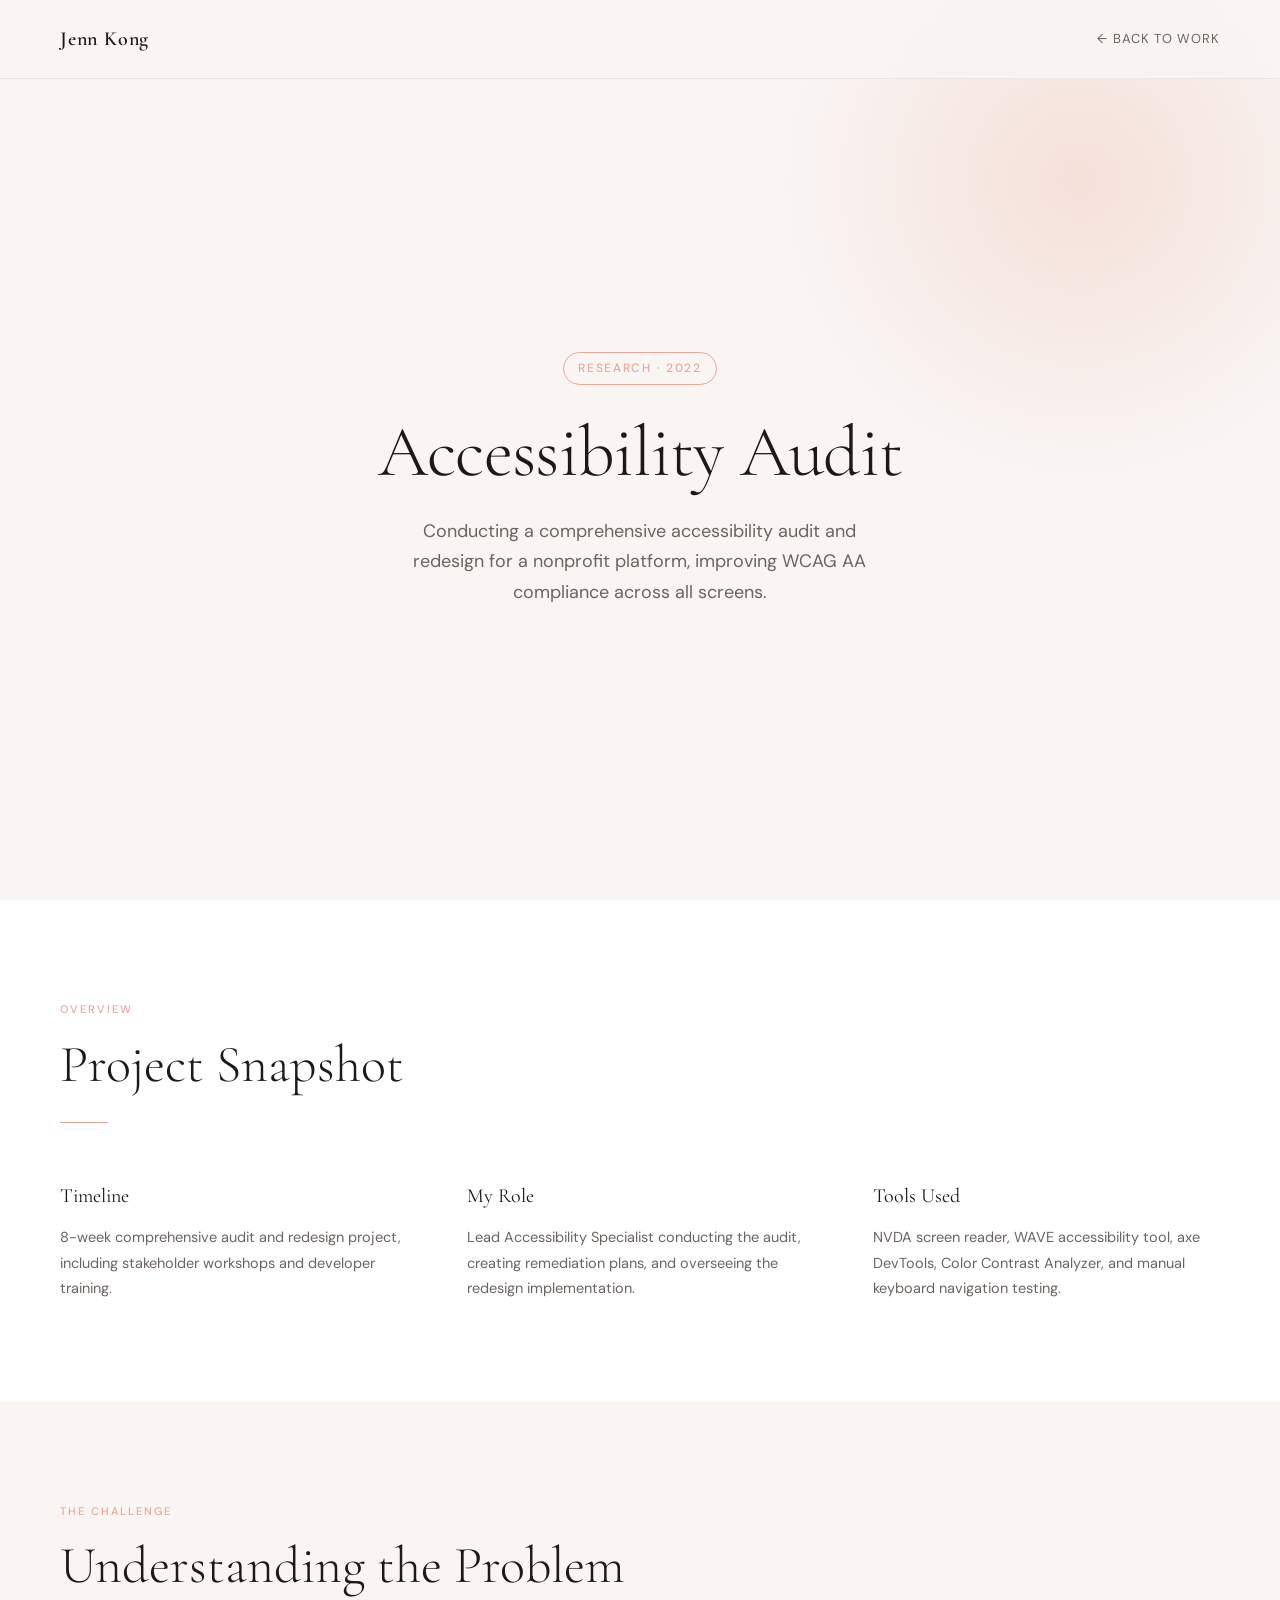
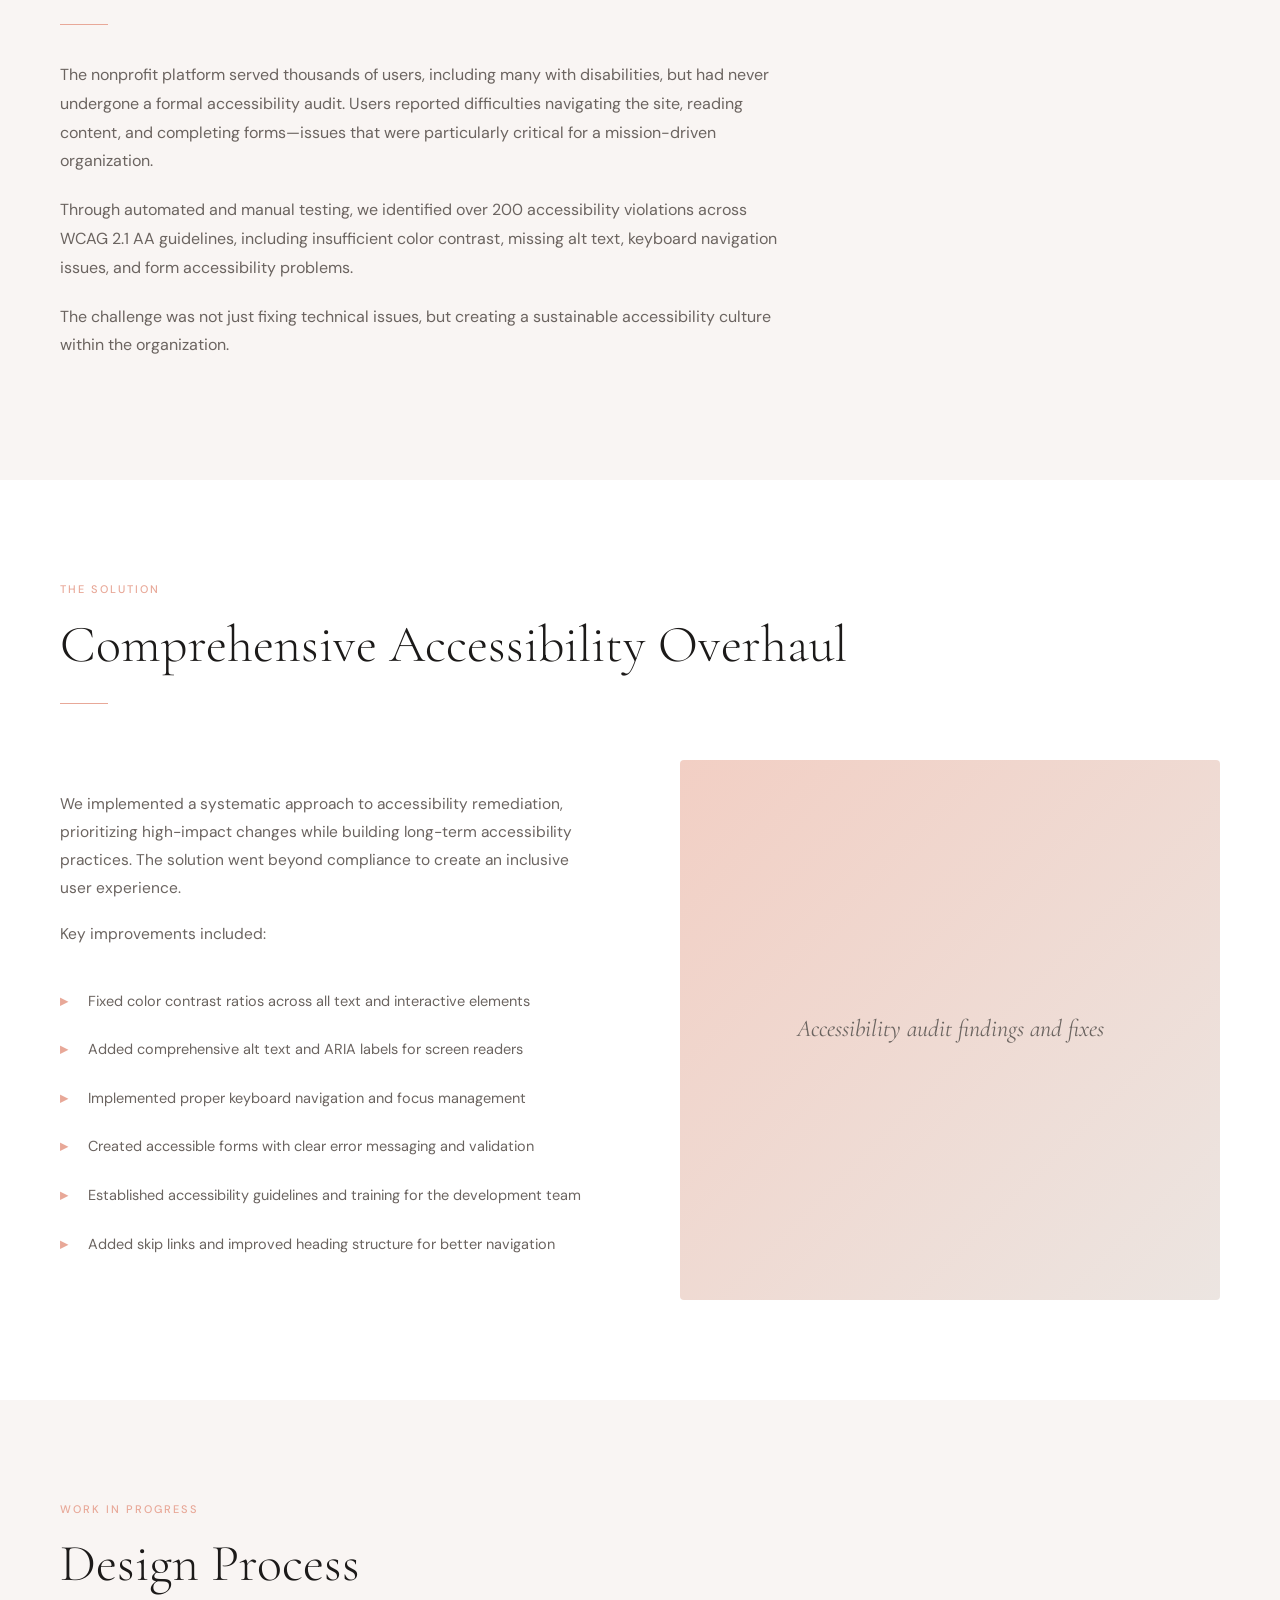
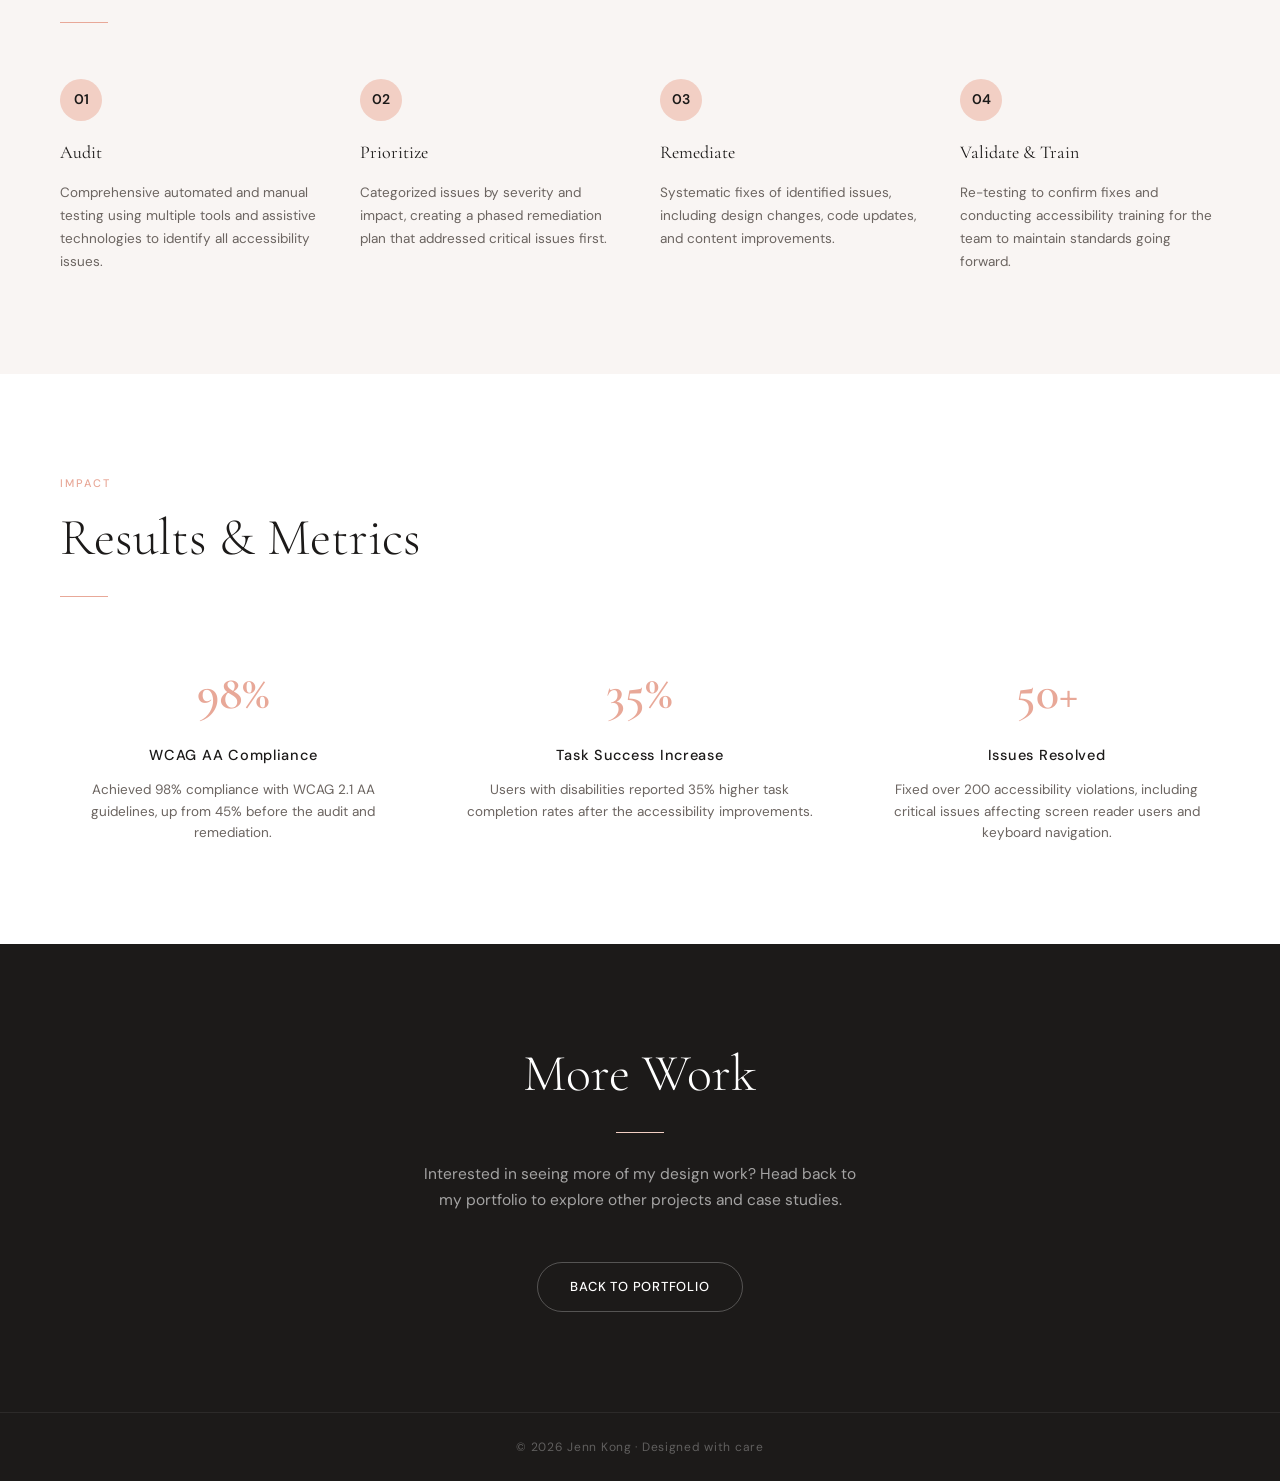
<file: case-studies/accessibility-audit.html>
<!DOCTYPE html>
<html lang="en">
<head>
  <meta charset="UTF-8" />
  <meta name="viewport" content="width=device-width, initial-scale=1.0" />
  <title>Accessibility Audit — Jenn Kong</title>
  <link href="https://fonts.googleapis.com/css2?family=Cormorant+Garamond:ital,wght@0,300;0,400;0,600;1,300;1,400&family=DM+Sans:wght@300;400;500&display=swap" rel="stylesheet" />
  <style>
    :root {
      --blush: #f2cfc4;
      --rose: #e8a898;
      --dark: #1c1a19;
      --mid: #6b6460;
      --light: #f9f5f3;
      --white: #ffffff;
      --border: #ece5e1;
    }

    *, *::before, *::after { box-sizing: border-box; margin: 0; padding: 0; }

    html { scroll-behavior: smooth; }

    body {
      font-family: 'DM Sans', sans-serif;
      background: var(--light);
      color: var(--dark);
      font-size: 15px;
      line-height: 1.7;
      overflow-x: hidden;
    }

    /* ── NAV ── */
    nav {
      position: fixed; top: 0; left: 0; right: 0; z-index: 100;
      display: flex; justify-content: space-between; align-items: center;
      padding: 22px 60px;
      background: rgba(249,245,243,0.88);
      backdrop-filter: blur(12px);
      border-bottom: 1px solid var(--border);
    }
    .nav-logo {
      font-family: 'Cormorant Garamond', serif;
      font-size: 20px; font-weight: 600; letter-spacing: 0.04em;
      color: var(--dark); text-decoration: none;
    }
    .nav-back {
      font-size: 13px; font-weight: 400; letter-spacing: 0.08em;
      text-transform: uppercase; color: var(--mid);
      text-decoration: none; transition: color 0.2s;
    }
    .nav-back:hover { color: var(--dark); }

    /* ── CASE STUDY HEADER ── */
    .case-study-hero {
      min-height: 100vh;
      display: flex; align-items: center; justify-content: center;
      padding: 140px 60px 80px;
      position: relative; overflow: hidden;
      text-align: center;
    }
    .hero-bg-circle {
      position: absolute; top: -120px; right: -100px;
      width: 600px; height: 600px; border-radius: 50%;
      background: radial-gradient(circle, var(--blush) 0%, transparent 70%);
      opacity: 0.55; pointer-events: none;
    }
    .case-study-header {
      max-width: 720px; position: relative; z-index: 1;
    }
    .case-tag {
      display: inline-block; font-size: 12px; letter-spacing: 0.14em;
      text-transform: uppercase; color: var(--rose);
      border: 1px solid var(--rose); padding: 5px 14px; border-radius: 20px;
      margin-bottom: 28px; font-weight: 500;
    }
    h1 {
      font-family: 'Cormorant Garamond', serif;
      font-size: clamp(44px, 7vw, 72px);
      font-weight: 300; line-height: 1.1; letter-spacing: -0.01em;
      color: var(--dark); margin-bottom: 24px;
    }
    .case-subtitle {
      font-size: 18px; color: var(--mid);
      max-width: 500px; margin: 0 auto;
    }

    /* ── SECTION ── */
    section { padding: 100px 60px; }
    .section-label {
      font-size: 11px; letter-spacing: 0.18em; text-transform: uppercase;
      color: var(--rose); font-weight: 500; margin-bottom: 16px;
    }
    h2 {
      font-family: 'Cormorant Garamond', serif;
      font-size: clamp(34px, 5vw, 52px); font-weight: 300;
      line-height: 1.15; color: var(--dark); margin-bottom: 28px;
    }
    .divider {
      width: 48px; height: 1px; background: var(--rose);
      margin-bottom: 36px;
    }

    /* ── OVERVIEW ── */
    #overview { background: var(--white); }
    .overview-grid {
      display: grid; grid-template-columns: repeat(3, 1fr);
      gap: 60px; margin-top: 56px;
    }
    .overview-item h3 {
      font-family: 'Cormorant Garamond', serif;
      font-size: 20px; font-weight: 400; color: var(--dark);
      margin-bottom: 12px;
    }
    .overview-item p {
      color: var(--mid); font-size: 14.5px; line-height: 1.75;
    }

    /* ── PROBLEM ── */
    #problem { background: var(--light); }
    .problem-content {
      max-width: 720px; margin-top: 36px;
    }
    .problem-content p {
      color: var(--mid); font-size: 16px; line-height: 1.8;
      margin-bottom: 20px;
    }

    /* ── SOLUTION ── */
    #solution { background: var(--white); }
    .solution-grid {
      display: grid; grid-template-columns: 1fr 1fr;
      gap: 80px; align-items: center; margin-top: 56px;
    }
    .solution-text {
      color: var(--mid);
    }
    .solution-text p {
      margin-bottom: 18px; font-size: 15.5px; line-height: 1.8;
    }
    .solution-list {
      list-style: none; margin-top: 28px;
    }
    .solution-list li {
      padding: 12px 0; padding-left: 28px; position: relative;
      color: var(--mid); font-size: 14.5px;
    }
    .solution-list li::before {
      content: '▸'; position: absolute; left: 0; color: var(--rose);
      font-weight: bold;
    }
    .solution-image {
      aspect-ratio: 1; border-radius: 4px;
      background: linear-gradient(135deg, var(--blush), var(--border));
      display: flex; align-items: center; justify-content: center;
      font-family: 'Cormorant Garamond', serif;
      font-size: 24px; color: var(--mid); font-style: italic;
    }

    /* ── PROCESS ── */
    #process { background: var(--light); }
    .process-timeline {
      display: grid; grid-template-columns: repeat(4, 1fr);
      gap: 40px; margin-top: 56px;
    }
    .timeline-item h3 {
      font-family: 'Cormorant Garamond', serif;
      font-size: 18px; font-weight: 400; color: var(--dark);
      margin-bottom: 14px;
    }
    .timeline-item p {
      color: var(--mid); font-size: 13.5px; line-height: 1.7;
    }
    .timeline-step {
      display: inline-block; width: 42px; height: 42px;
      border-radius: 50%; background: var(--blush);
      display: flex; align-items: center; justify-content: center;
      font-weight: 600; color: var(--dark); margin-bottom: 16px;
      font-size: 14px;
    }

    /* ── RESULTS ── */
    #results { background: var(--white); }
    .results-grid {
      display: grid; grid-template-columns: repeat(3, 1fr);
      gap: 60px; margin-top: 56px;
    }
    .result-card {
      text-align: center;
    }
    .result-stat {
      font-family: 'Cormorant Garamond', serif;
      font-size: 48px; font-weight: 600; color: var(--rose);
      margin-bottom: 8px;
    }
    .result-label {
      color: var(--dark); font-size: 14.5px; font-weight: 500;
      letter-spacing: 0.05em;
    }
    .result-desc {
      color: var(--mid); font-size: 13.5px; margin-top: 12px;
      line-height: 1.6;
    }

    /* ── CTA ── */
    .case-study-cta {
      text-align: center; padding: 100px 60px;
      background: var(--dark); color: var(--white);
    }
    .case-study-cta h2 { color: var(--white); }
    .case-study-cta .divider { background: var(--blush); margin: 28px auto; }
    .case-study-cta p {
      color: rgba(255,255,255,0.6); max-width: 440px;
      margin: 0 auto 48px; font-size: 15.5px;
    }
    .btn {
      display: inline-block; padding: 13px 32px; border-radius: 40px;
      font-size: 13px; font-weight: 500; letter-spacing: 0.06em;
      text-transform: uppercase; text-decoration: none;
      transition: all 0.25s;
    }
    .btn-outline {
      background: transparent; color: var(--white);
      border: 1px solid rgba(255,255,255,0.25);
    }
    .btn-outline:hover {
      background: var(--blush); color: var(--dark);
      border-color: var(--blush);
    }

    /* ── FOOTER ── */
    footer {
      background: var(--dark); color: rgba(255,255,255,0.3);
      text-align: center; font-size: 12px; letter-spacing: 0.06em;
      padding: 24px 60px; border-top: 1px solid rgba(255,255,255,0.07);
    }

    /* ── RESPONSIVE ── */
    @media (max-width: 900px) {
      nav { padding: 18px 28px; }
      section { padding: 72px 28px; }
      .case-study-hero { padding: 120px 28px 60px; }
      .overview-grid,
      .solution-grid,
      .results-grid { grid-template-columns: 1fr; gap: 40px; }
      .process-timeline { grid-template-columns: 1fr 1fr; }
    }
    @media (max-width: 600px) {
      .process-timeline { grid-template-columns: 1fr; }
    }
  </style>
</head>
<body>

  <!-- NAV -->
  <nav>
    <a href="../index.html" class="nav-logo">Jenn Kong</a>
    <a href="../index.html#projects" class="nav-back">← Back to Work</a>
  </nav>

  <!-- HERO -->
  <section class="case-study-hero">
    <div class="hero-bg-circle"></div>
    <div class="case-study-header">
      <div class="case-tag">Research · 2022</div>
      <h1>Accessibility Audit</h1>
      <p class="case-subtitle">Conducting a comprehensive accessibility audit and redesign for a nonprofit platform, improving WCAG AA compliance across all screens.</p>
    </div>
  </section>

  <!-- OVERVIEW -->
  <section id="overview">
    <div class="section-label">Overview</div>
    <h2>Project Snapshot</h2>
    <div class="divider"></div>
    <div class="overview-grid">
      <div class="overview-item">
        <h3>Timeline</h3>
        <p>8-week comprehensive audit and redesign project, including stakeholder workshops and developer training.</p>
      </div>
      <div class="overview-item">
        <h3>My Role</h3>
        <p>Lead Accessibility Specialist conducting the audit, creating remediation plans, and overseeing the redesign implementation.</p>
      </div>
      <div class="overview-item">
        <h3>Tools Used</h3>
        <p>NVDA screen reader, WAVE accessibility tool, axe DevTools, Color Contrast Analyzer, and manual keyboard navigation testing.</p>
      </div>
    </div>
  </section>

  <!-- PROBLEM -->
  <section id="problem">
    <div class="section-label">The Challenge</div>
    <h2>Understanding the Problem</h2>
    <div class="divider"></div>
    <div class="problem-content">
      <p>The nonprofit platform served thousands of users, including many with disabilities, but had never undergone a formal accessibility audit. Users reported difficulties navigating the site, reading content, and completing forms—issues that were particularly critical for a mission-driven organization.</p>
      <p>Through automated and manual testing, we identified over 200 accessibility violations across WCAG 2.1 AA guidelines, including insufficient color contrast, missing alt text, keyboard navigation issues, and form accessibility problems.</p>
      <p>The challenge was not just fixing technical issues, but creating a sustainable accessibility culture within the organization.</p>
    </div>
  </section>

  <!-- SOLUTION -->
  <section id="solution">
    <div class="section-label">The Solution</div>
    <h2>Comprehensive Accessibility Overhaul</h2>
    <div class="divider"></div>
    <div class="solution-grid">
      <div class="solution-text">
        <p>We implemented a systematic approach to accessibility remediation, prioritizing high-impact changes while building long-term accessibility practices. The solution went beyond compliance to create an inclusive user experience.</p>
        <p>Key improvements included:</p>
        <ul class="solution-list">
          <li>Fixed color contrast ratios across all text and interactive elements</li>
          <li>Added comprehensive alt text and ARIA labels for screen readers</li>
          <li>Implemented proper keyboard navigation and focus management</li>
          <li>Created accessible forms with clear error messaging and validation</li>
          <li>Established accessibility guidelines and training for the development team</li>
          <li>Added skip links and improved heading structure for better navigation</li>
        </ul>
      </div>
      <div class="solution-image">Accessibility audit findings and fixes</div>
    </div>
  </section>

  <!-- PROCESS -->
  <section id="process">
    <div class="section-label">Work in Progress</div>
    <h2>Design Process</h2>
    <div class="divider"></div>
    <div class="process-timeline">
      <div class="timeline-item">
        <div class="timeline-step">01</div>
        <h3>Audit</h3>
        <p>Comprehensive automated and manual testing using multiple tools and assistive technologies to identify all accessibility issues.</p>
      </div>
      <div class="timeline-item">
        <div class="timeline-step">02</div>
        <h3>Prioritize</h3>
        <p>Categorized issues by severity and impact, creating a phased remediation plan that addressed critical issues first.</p>
      </div>
      <div class="timeline-item">
        <div class="timeline-step">03</div>
        <h3>Remediate</h3>
        <p>Systematic fixes of identified issues, including design changes, code updates, and content improvements.</p>
      </div>
      <div class="timeline-item">
        <div class="timeline-step">04</div>
        <h3>Validate & Train</h3>
        <p>Re-testing to confirm fixes and conducting accessibility training for the team to maintain standards going forward.</p>
      </div>
    </div>
  </section>

  <!-- RESULTS -->
  <section id="results">
    <div class="section-label">Impact</div>
    <h2>Results & Metrics</h2>
    <div class="divider"></div>
    <div class="results-grid">
      <div class="result-card">
        <div class="result-stat">98%</div>
        <div class="result-label">WCAG AA Compliance</div>
        <p class="result-desc">Achieved 98% compliance with WCAG 2.1 AA guidelines, up from 45% before the audit and remediation.</p>
      </div>
      <div class="result-card">
        <div class="result-stat">35%</div>
        <div class="result-label">Task Success Increase</div>
        <p class="result-desc">Users with disabilities reported 35% higher task completion rates after the accessibility improvements.</p>
      </div>
      <div class="result-card">
        <div class="result-stat">50+</div>
        <div class="result-label">Issues Resolved</div>
        <p class="result-desc">Fixed over 200 accessibility violations, including critical issues affecting screen reader users and keyboard navigation.</p>
      </div>
    </div>
  </section>

  <!-- CTA -->
  <section class="case-study-cta">
    <h2>More Work</h2>
    <div class="divider"></div>
    <p>Interested in seeing more of my design work? Head back to my portfolio to explore other projects and case studies.</p>
    <a href="../index.html#projects" class="btn btn-outline">Back to Portfolio</a>
  </section>

  <!-- FOOTER -->
  <footer>
    <span>© 2026 Jenn Kong · Designed with care</span>
  </footer>

</body>
</html>
</file>
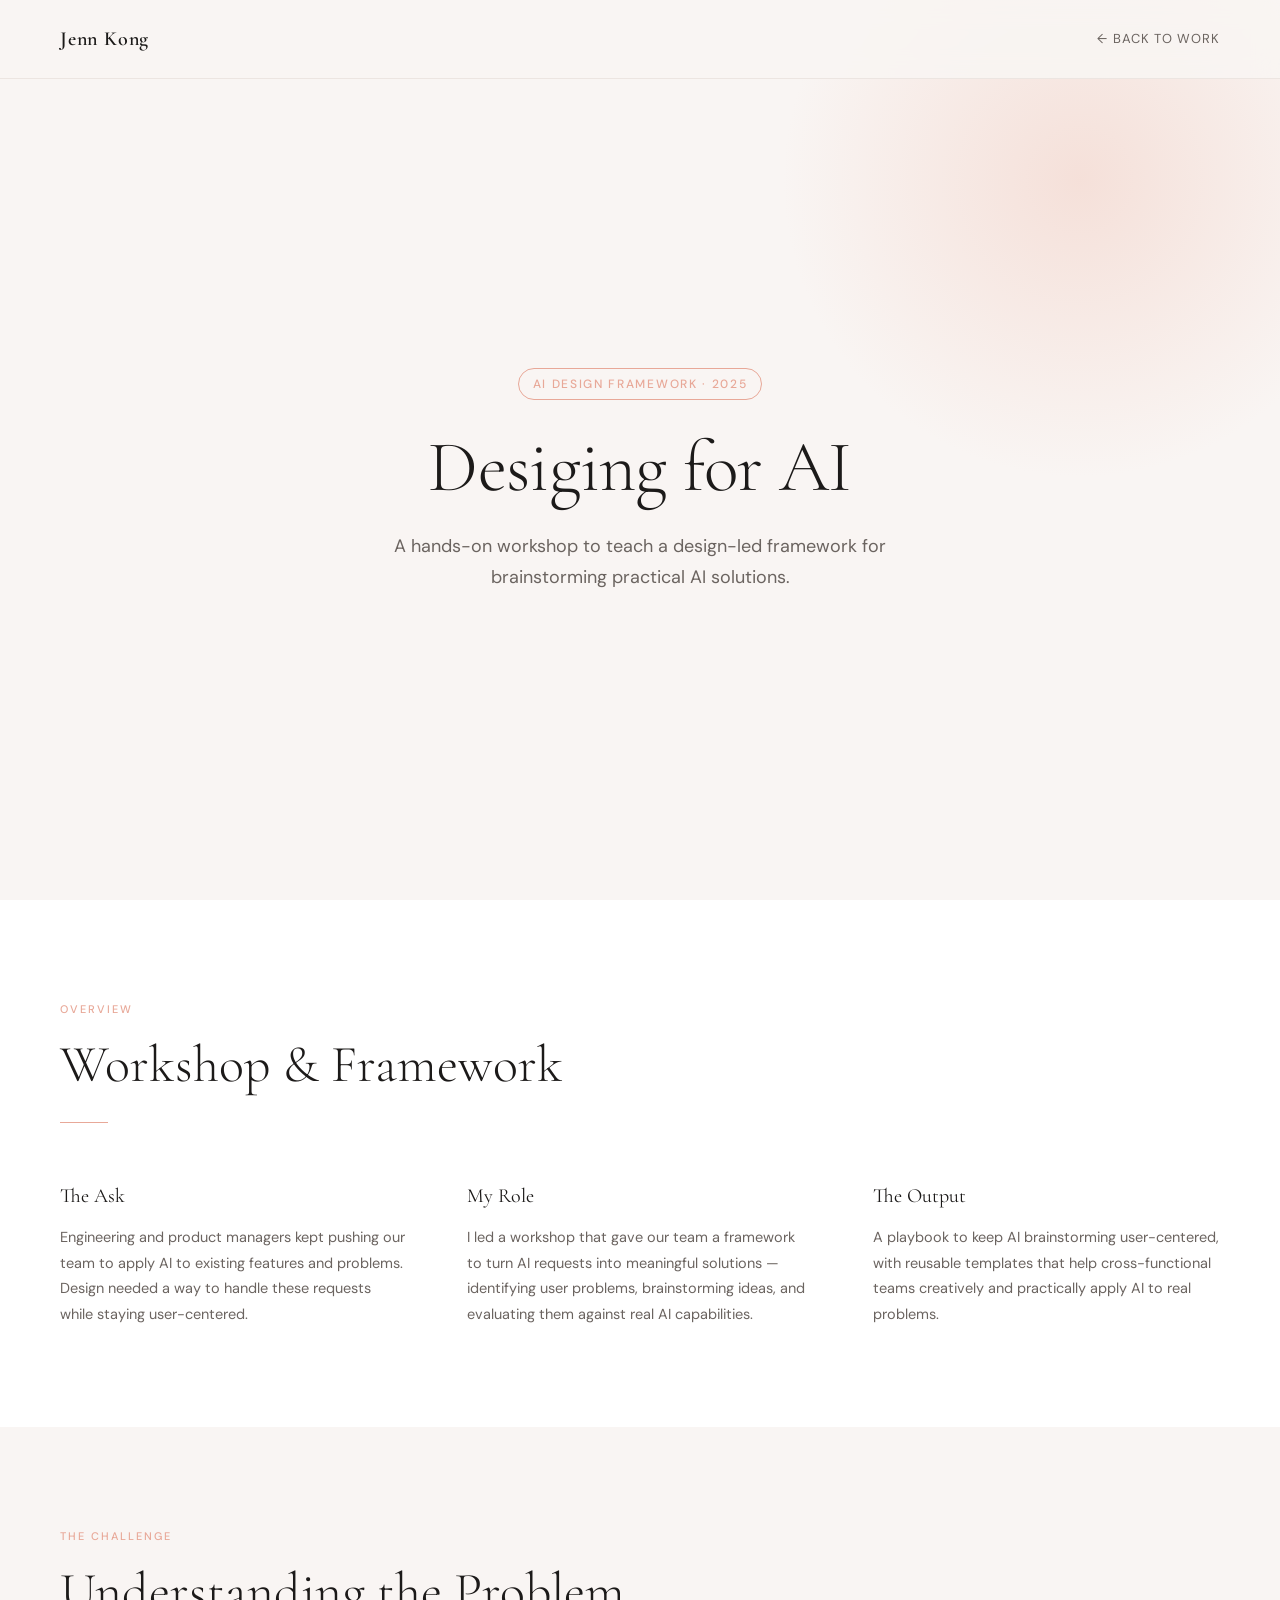
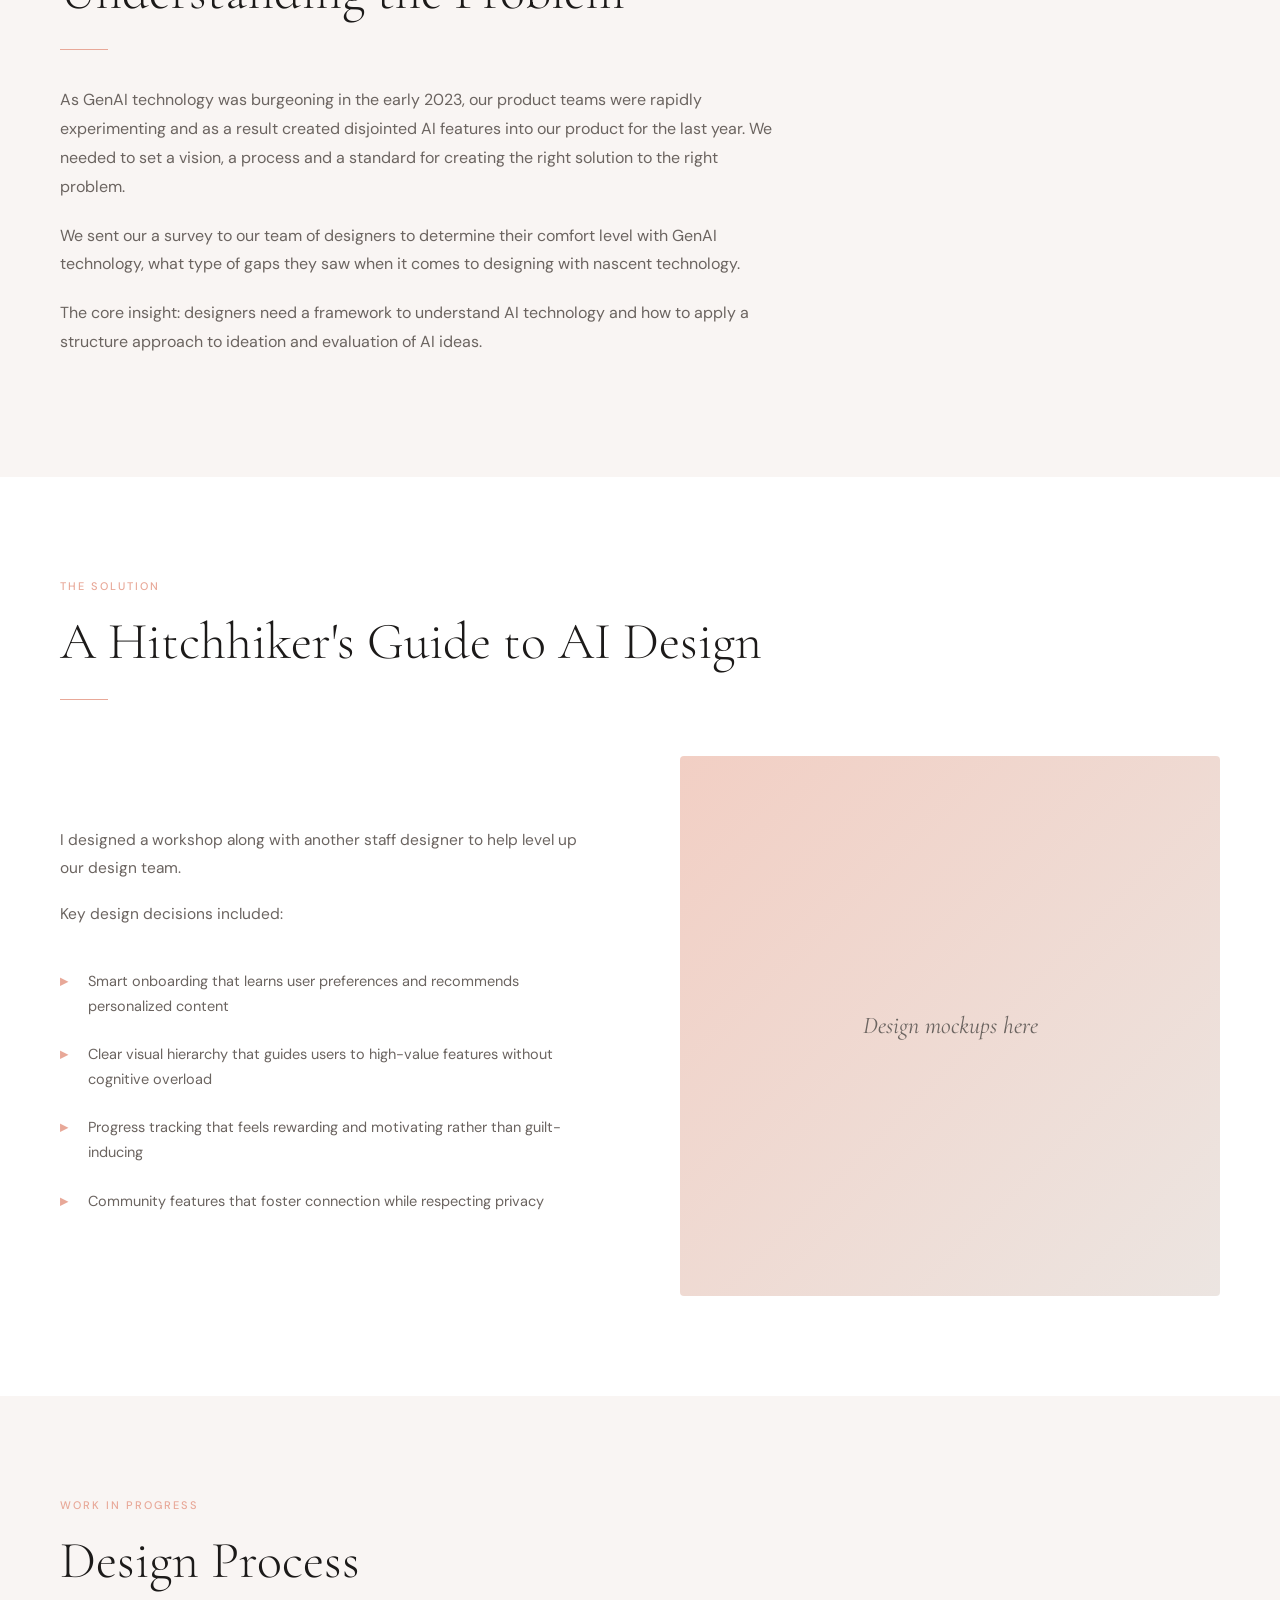
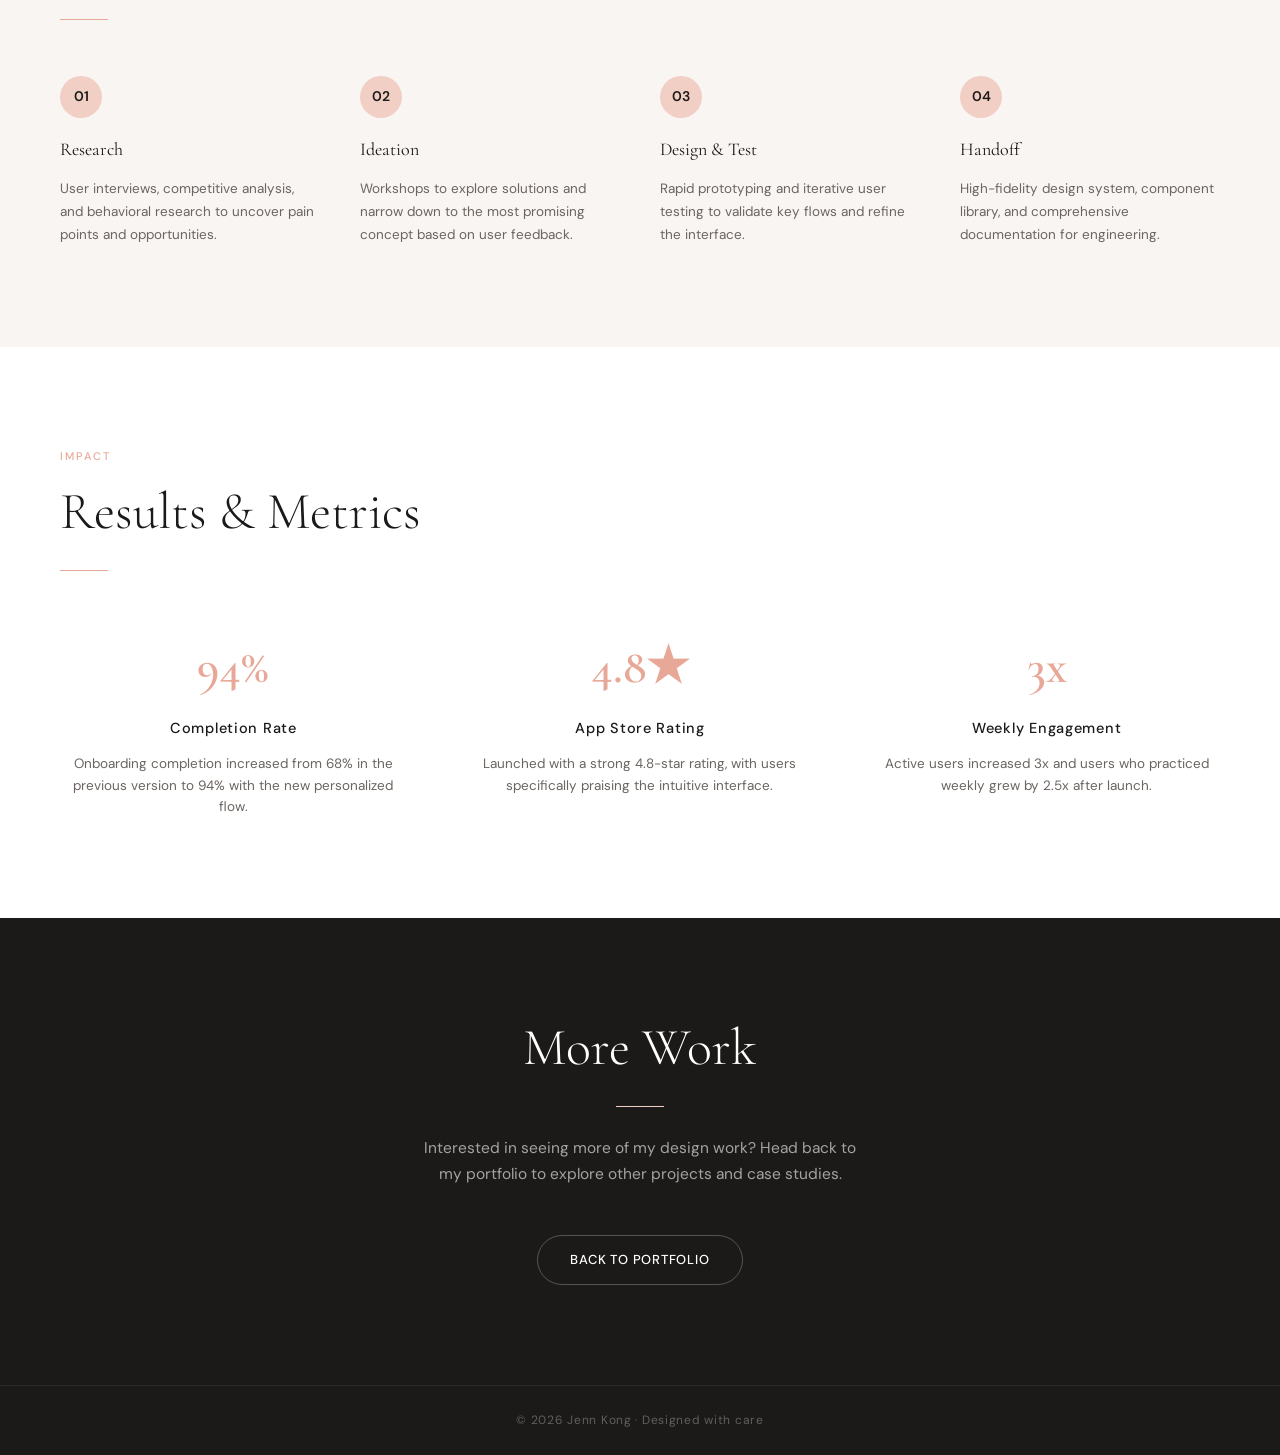
<file: case-studies/AIDesignWorkshop.html>
<!DOCTYPE html>
<html lang="en">
<head>
  <meta charset="UTF-8" />
  <meta name="viewport" content="width=device-width, initial-scale=1.0" />
  <title>Designing for AI</title>
  <link href="https://fonts.googleapis.com/css2?family=Cormorant+Garamond:ital,wght@0,300;0,400;0,600;1,300;1,400&family=DM+Sans:wght@300;400;500&display=swap" rel="stylesheet" />
  <style>
    :root {
      --blush: #f2cfc4;
      --rose: #e8a898;
      --dark: #1c1a19;
      --mid: #6b6460;
      --light: #f9f5f3;
      --white: #ffffff;
      --border: #ece5e1;
    }

    *, *::before, *::after { box-sizing: border-box; margin: 0; padding: 0; }

    html { scroll-behavior: smooth; }

    body {
      font-family: 'DM Sans', sans-serif;
      background: var(--light);
      color: var(--dark);
      font-size: 15px;
      line-height: 1.7;
      overflow-x: hidden;
    }

    /* ── NAV ── */
    nav {
      position: fixed; top: 0; left: 0; right: 0; z-index: 100;
      display: flex; justify-content: space-between; align-items: center;
      padding: 22px 60px;
      background: rgba(249,245,243,0.88);
      backdrop-filter: blur(12px);
      border-bottom: 1px solid var(--border);
    }
    .nav-logo {
      font-family: 'Cormorant Garamond', serif;
      font-size: 20px; font-weight: 600; letter-spacing: 0.04em;
      color: var(--dark); text-decoration: none;
    }
    .nav-back {
      font-size: 13px; font-weight: 400; letter-spacing: 0.08em;
      text-transform: uppercase; color: var(--mid);
      text-decoration: none; transition: color 0.2s;
    }
    .nav-back:hover { color: var(--dark); }

    /* ── CASE STUDY HEADER ── */
    .case-study-hero {
      min-height: 100vh;
      display: flex; align-items: center; justify-content: center;
      padding: 140px 60px 80px;
      position: relative; overflow: hidden;
      text-align: center;
    }
    .hero-bg-circle {
      position: absolute; top: -120px; right: -100px;
      width: 600px; height: 600px; border-radius: 50%;
      background: radial-gradient(circle, var(--blush) 0%, transparent 70%);
      opacity: 0.55; pointer-events: none;
    }
    .case-study-header {
      max-width: 720px; position: relative; z-index: 1;
    }
    .case-tag {
      display: inline-block; font-size: 12px; letter-spacing: 0.14em;
      text-transform: uppercase; color: var(--rose);
      border: 1px solid var(--rose); padding: 5px 14px; border-radius: 20px;
      margin-bottom: 28px; font-weight: 500;
    }
    h1 {
      font-family: 'Cormorant Garamond', serif;
      font-size: clamp(44px, 7vw, 72px);
      font-weight: 300; line-height: 1.1; letter-spacing: -0.01em;
      color: var(--dark); margin-bottom: 24px;
    }
    .case-subtitle {
      font-size: 18px; color: var(--mid);
      max-width: 500px; margin: 0 auto;
    }

    /* ── SECTION ── */
    section { padding: 100px 60px; }
    .section-label {
      font-size: 11px; letter-spacing: 0.18em; text-transform: uppercase;
      color: var(--rose); font-weight: 500; margin-bottom: 16px;
    }
    h2 {
      font-family: 'Cormorant Garamond', serif;
      font-size: clamp(34px, 5vw, 52px); font-weight: 300;
      line-height: 1.15; color: var(--dark); margin-bottom: 28px;
    }
    .divider {
      width: 48px; height: 1px; background: var(--rose);
      margin-bottom: 36px;
    }

    /* ── OVERVIEW ── */
    #overview { background: var(--white); }
    .overview-grid {
      display: grid; grid-template-columns: repeat(3, 1fr);
      gap: 60px; margin-top: 56px;
    }
    .overview-item h3 {
      font-family: 'Cormorant Garamond', serif;
      font-size: 20px; font-weight: 400; color: var(--dark);
      margin-bottom: 12px;
    }
    .overview-item p {
      color: var(--mid); font-size: 14.5px; line-height: 1.75;
    }

    /* ── PROBLEM ── */
    #problem { background: var(--light); }
    .problem-content {
      max-width: 720px; margin-top: 36px;
    }
    .problem-content p {
      color: var(--mid); font-size: 16px; line-height: 1.8;
      margin-bottom: 20px;
    }

    /* ── SOLUTION ── */
    #solution { background: var(--white); }
    .solution-grid {
      display: grid; grid-template-columns: 1fr 1fr;
      gap: 80px; align-items: center; margin-top: 56px;
    }
    .solution-text {
      color: var(--mid);
    }
    .solution-text p {
      margin-bottom: 18px; font-size: 15.5px; line-height: 1.8;
    }
    .solution-list {
      list-style: none; margin-top: 28px;
    }
    .solution-list li {
      padding: 12px 0; padding-left: 28px; position: relative;
      color: var(--mid); font-size: 14.5px;
    }
    .solution-list li::before {
      content: '▸'; position: absolute; left: 0; color: var(--rose);
      font-weight: bold;
    }
    .solution-image {
      aspect-ratio: 1; border-radius: 4px;
      background: linear-gradient(135deg, var(--blush), var(--border));
      display: flex; align-items: center; justify-content: center;
      font-family: 'Cormorant Garamond', serif;
      font-size: 24px; color: var(--mid); font-style: italic;
    }

    /* ── PROCESS ── */
    #process { background: var(--light); }
    .process-timeline {
      display: grid; grid-template-columns: repeat(4, 1fr);
      gap: 40px; margin-top: 56px;
    }
    .timeline-item h3 {
      font-family: 'Cormorant Garamond', serif;
      font-size: 18px; font-weight: 400; color: var(--dark);
      margin-bottom: 14px;
    }
    .timeline-item p {
      color: var(--mid); font-size: 13.5px; line-height: 1.7;
    }
    .timeline-step {
      display: inline-block; width: 42px; height: 42px;
      border-radius: 50%; background: var(--blush);
      display: flex; align-items: center; justify-content: center;
      font-weight: 600; color: var(--dark); margin-bottom: 16px;
      font-size: 14px;
    }

    /* ── RESULTS ── */
    #results { background: var(--white); }
    .results-grid {
      display: grid; grid-template-columns: repeat(3, 1fr);
      gap: 60px; margin-top: 56px;
    }
    .result-card {
      text-align: center;
    }
    .result-stat {
      font-family: 'Cormorant Garamond', serif;
      font-size: 48px; font-weight: 600; color: var(--rose);
      margin-bottom: 8px;
    }
    .result-label {
      color: var(--dark); font-size: 14.5px; font-weight: 500;
      letter-spacing: 0.05em;
    }
    .result-desc {
      color: var(--mid); font-size: 13.5px; margin-top: 12px;
      line-height: 1.6;
    }

    /* ── CTA ── */
    .case-study-cta {
      text-align: center; padding: 100px 60px;
      background: var(--dark); color: var(--white);
    }
    .case-study-cta h2 { color: var(--white); }
    .case-study-cta .divider { background: var(--blush); margin: 28px auto; }
    .case-study-cta p {
      color: rgba(255,255,255,0.6); max-width: 440px;
      margin: 0 auto 48px; font-size: 15.5px;
    }
    .btn {
      display: inline-block; padding: 13px 32px; border-radius: 40px;
      font-size: 13px; font-weight: 500; letter-spacing: 0.06em;
      text-transform: uppercase; text-decoration: none;
      transition: all 0.25s;
    }
    .btn-outline {
      background: transparent; color: var(--white);
      border: 1px solid rgba(255,255,255,0.25);
    }
    .btn-outline:hover {
      background: var(--blush); color: var(--dark);
      border-color: var(--blush);
    }

    /* ── FOOTER ── */
    footer {
      background: var(--dark); color: rgba(255,255,255,0.3);
      text-align: center; font-size: 12px; letter-spacing: 0.06em;
      padding: 24px 60px; border-top: 1px solid rgba(255,255,255,0.07);
    }

    /* ── RESPONSIVE ── */
    @media (max-width: 900px) {
      nav { padding: 18px 28px; }
      section { padding: 72px 28px; }
      .case-study-hero { padding: 120px 28px 60px; }
      .overview-grid,
      .solution-grid,
      .results-grid { grid-template-columns: 1fr; gap: 40px; }
      .process-timeline { grid-template-columns: 1fr 1fr; }
    }
    @media (max-width: 600px) {
      .process-timeline { grid-template-columns: 1fr; }
    }
  </style>
</head>
<body>

  <!-- NAV -->
  <nav>
    <a href="../index.html" class="nav-logo">Jenn Kong</a>
    <a href="../index.html#projects" class="nav-back">← Back to Work</a>
  </nav>

  <!-- HERO -->
  <section class="case-study-hero">
    <div class="hero-bg-circle"></div>
    <div class="case-study-header">
      <div class="case-tag">AI Design Framework · 2025</div>
      <h1>Desiging for AI</h1>
      <p class="case-subtitle">A hands-on workshop to teach a design-led framework for brainstorming practical AI solutions.</p>
    </div>
  </section>

  <!-- OVERVIEW -->
  <section id="overview">
    <div class="section-label">Overview</div>
    <h2>Workshop & Framework</h2>
    <div class="divider"></div>
    <div class="overview-grid">
      <div class="overview-item">
        <h3>The Ask</h3>
        <p>Engineering and product managers kept pushing our team to apply AI to existing features and problems. Design needed a way to handle these requests while staying user-centered.</p>
      </div>
      <div class="overview-item">
        <h3>My Role</h3>
        <p>I led a workshop that gave our team a framework to turn AI requests into meaningful solutions — identifying user problems, brainstorming ideas, and evaluating them against real AI capabilities.</p>
      </div>
      <div class="overview-item">
        <h3>The Output</h3>
        <p>A playbook to keep AI brainstorming user-centered, with reusable templates that help cross-functional teams creatively and practically apply AI to real problems.</p>
      </div>
    </div>
  </section>

  <!-- PROBLEM -->
  <section id="problem">
    <div class="section-label">The Challenge</div>
    <h2>Understanding the Problem</h2>
    <div class="divider"></div>
    <div class="problem-content">
      <p>As GenAI technology was burgeoning in the early 2023, our product teams were rapidly experimenting and as a result created disjointed AI features into our product for the last year. We needed to set a vision, a process and a standard for creating the right solution to the right problem.</p>
      <p>We sent our a survey to our team of designers to determine their comfort level with GenAI technology, what type of gaps they saw when it comes to designing with nascent technology.</p>
      <p>The core insight: designers need a framework to understand AI technology and how to apply a structure approach to ideation and evaluation of AI ideas.</p>
    </div>
  </section>

  <!-- SOLUTION -->
  <section id="solution">
    <div class="section-label">The Solution</div>
    <h2>A Hitchhiker's Guide to AI Design</h2>
    <div class="divider"></div>
    <div class="solution-grid">
      <div class="solution-text">
        <p>I designed a workshop along with another staff designer to help level up our design team.</p>
        <p>Key design decisions included:</p>
        <ul class="solution-list">
          <li>Smart onboarding that learns user preferences and recommends personalized content</li>
          <li>Clear visual hierarchy that guides users to high-value features without cognitive overload</li>
          <li>Progress tracking that feels rewarding and motivating rather than guilt-inducing</li>
          <li>Community features that foster connection while respecting privacy</li>
        </ul>
      </div>
      <div class="solution-image">Design mockups here</div>
    </div>
  </section>

  <!-- PROCESS -->
  <section id="process">
    <div class="section-label">Work in Progress</div>
    <h2>Design Process</h2>
    <div class="divider"></div>
    <div class="process-timeline">
      <div class="timeline-item">
        <div class="timeline-step">01</div>
        <h3>Research</h3>
        <p>User interviews, competitive analysis, and behavioral research to uncover pain points and opportunities.</p>
      </div>
      <div class="timeline-item">
        <div class="timeline-step">02</div>
        <h3>Ideation</h3>
        <p>Workshops to explore solutions and narrow down to the most promising concept based on user feedback.</p>
      </div>
      <div class="timeline-item">
        <div class="timeline-step">03</div>
        <h3>Design & Test</h3>
        <p>Rapid prototyping and iterative user testing to validate key flows and refine the interface.</p>
      </div>
      <div class="timeline-item">
        <div class="timeline-step">04</div>
        <h3>Handoff</h3>
        <p>High-fidelity design system, component library, and comprehensive documentation for engineering.</p>
      </div>
    </div>
  </section>

  <!-- RESULTS -->
  <section id="results">
    <div class="section-label">Impact</div>
    <h2>Results & Metrics</h2>
    <div class="divider"></div>
    <div class="results-grid">
      <div class="result-card">
        <div class="result-stat">94%</div>
        <div class="result-label">Completion Rate</div>
        <p class="result-desc">Onboarding completion increased from 68% in the previous version to 94% with the new personalized flow.</p>
      </div>
      <div class="result-card">
        <div class="result-stat">4.8★</div>
        <div class="result-label">App Store Rating</div>
        <p class="result-desc">Launched with a strong 4.8-star rating, with users specifically praising the intuitive interface.</p>
      </div>
      <div class="result-card">
        <div class="result-stat">3x</div>
        <div class="result-label">Weekly Engagement</div>
        <p class="result-desc">Active users increased 3x and users who practiced weekly grew by 2.5x after launch.</p>
      </div>
    </div>
  </section>

  <!-- CTA -->
  <section class="case-study-cta">
    <h2>More Work</h2>
    <div class="divider"></div>
    <p>Interested in seeing more of my design work? Head back to my portfolio to explore other projects and case studies.</p>
    <a href="../index.html#projects" class="btn btn-outline">Back to Portfolio</a>
  </section>

  <!-- FOOTER -->
  <footer>
    <span>© 2026 Jenn Kong · Designed with care</span>
  </footer>

</body>
</html>
</file>
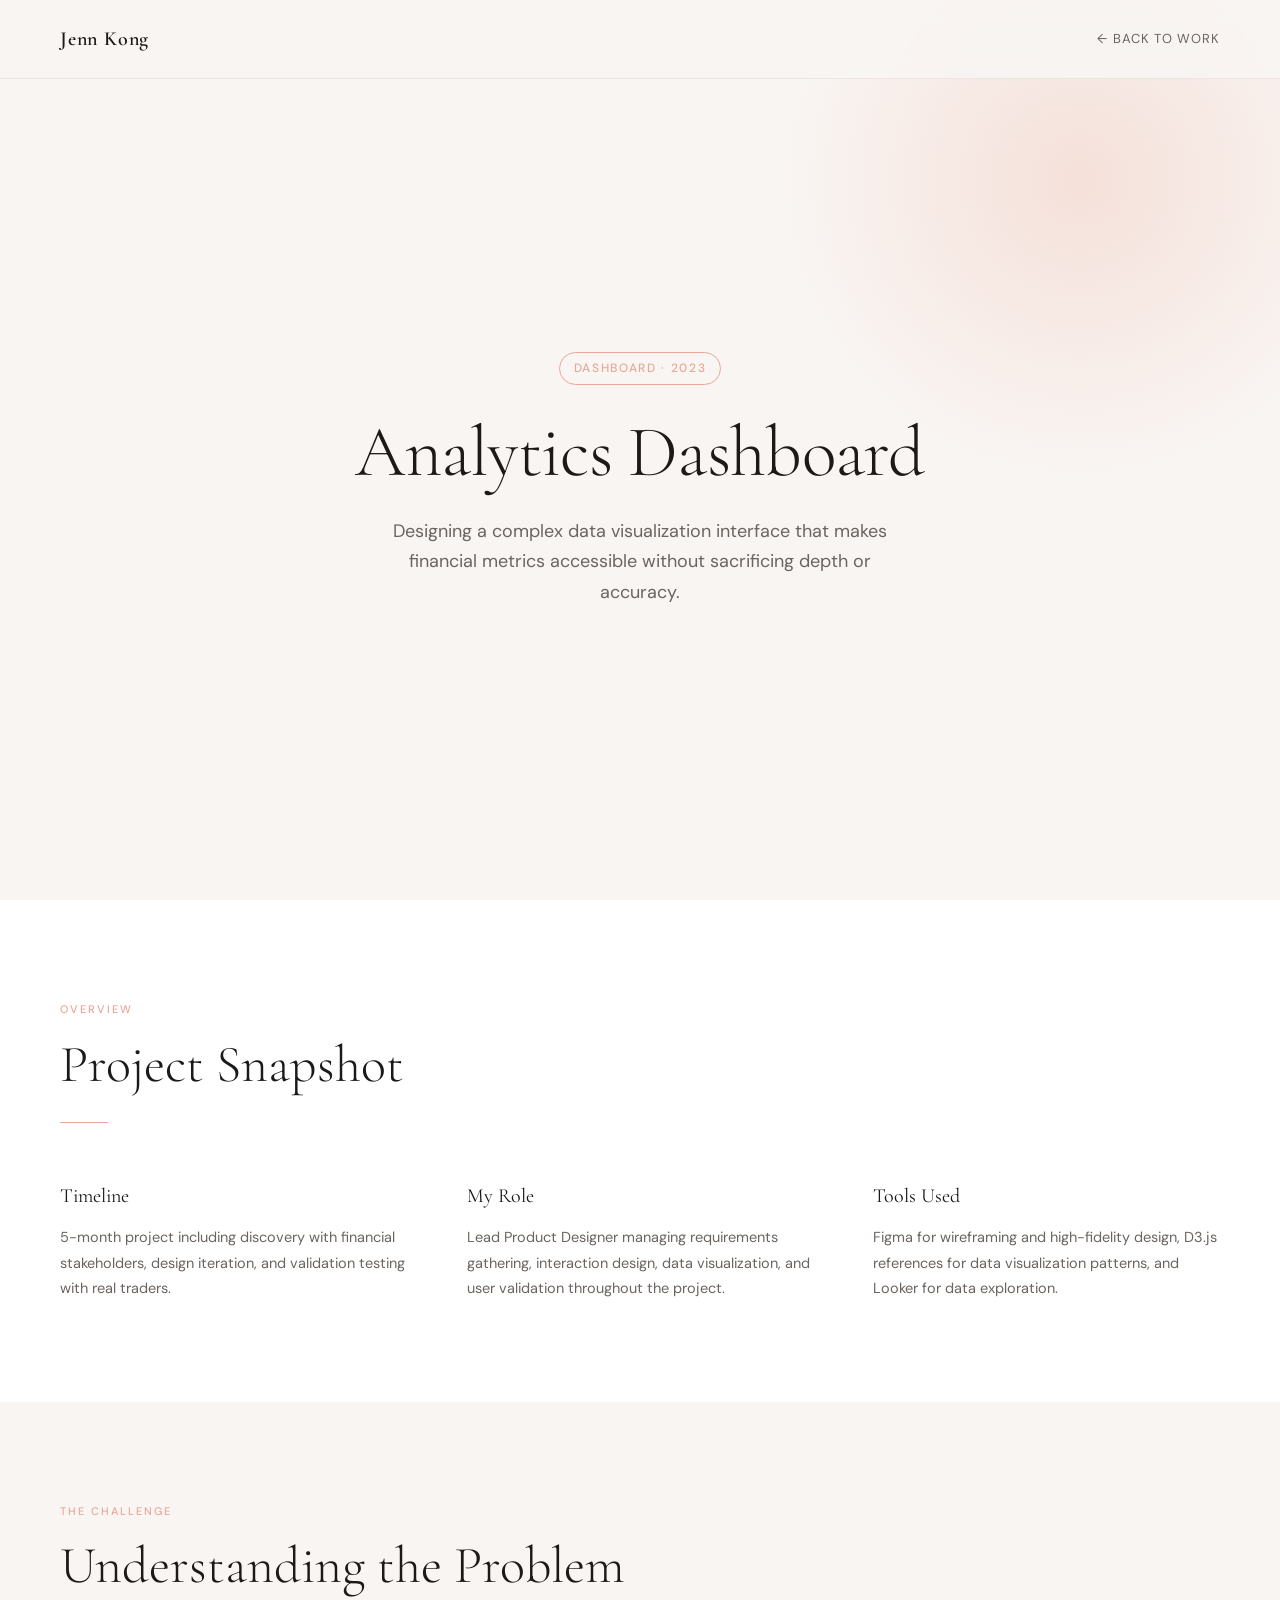
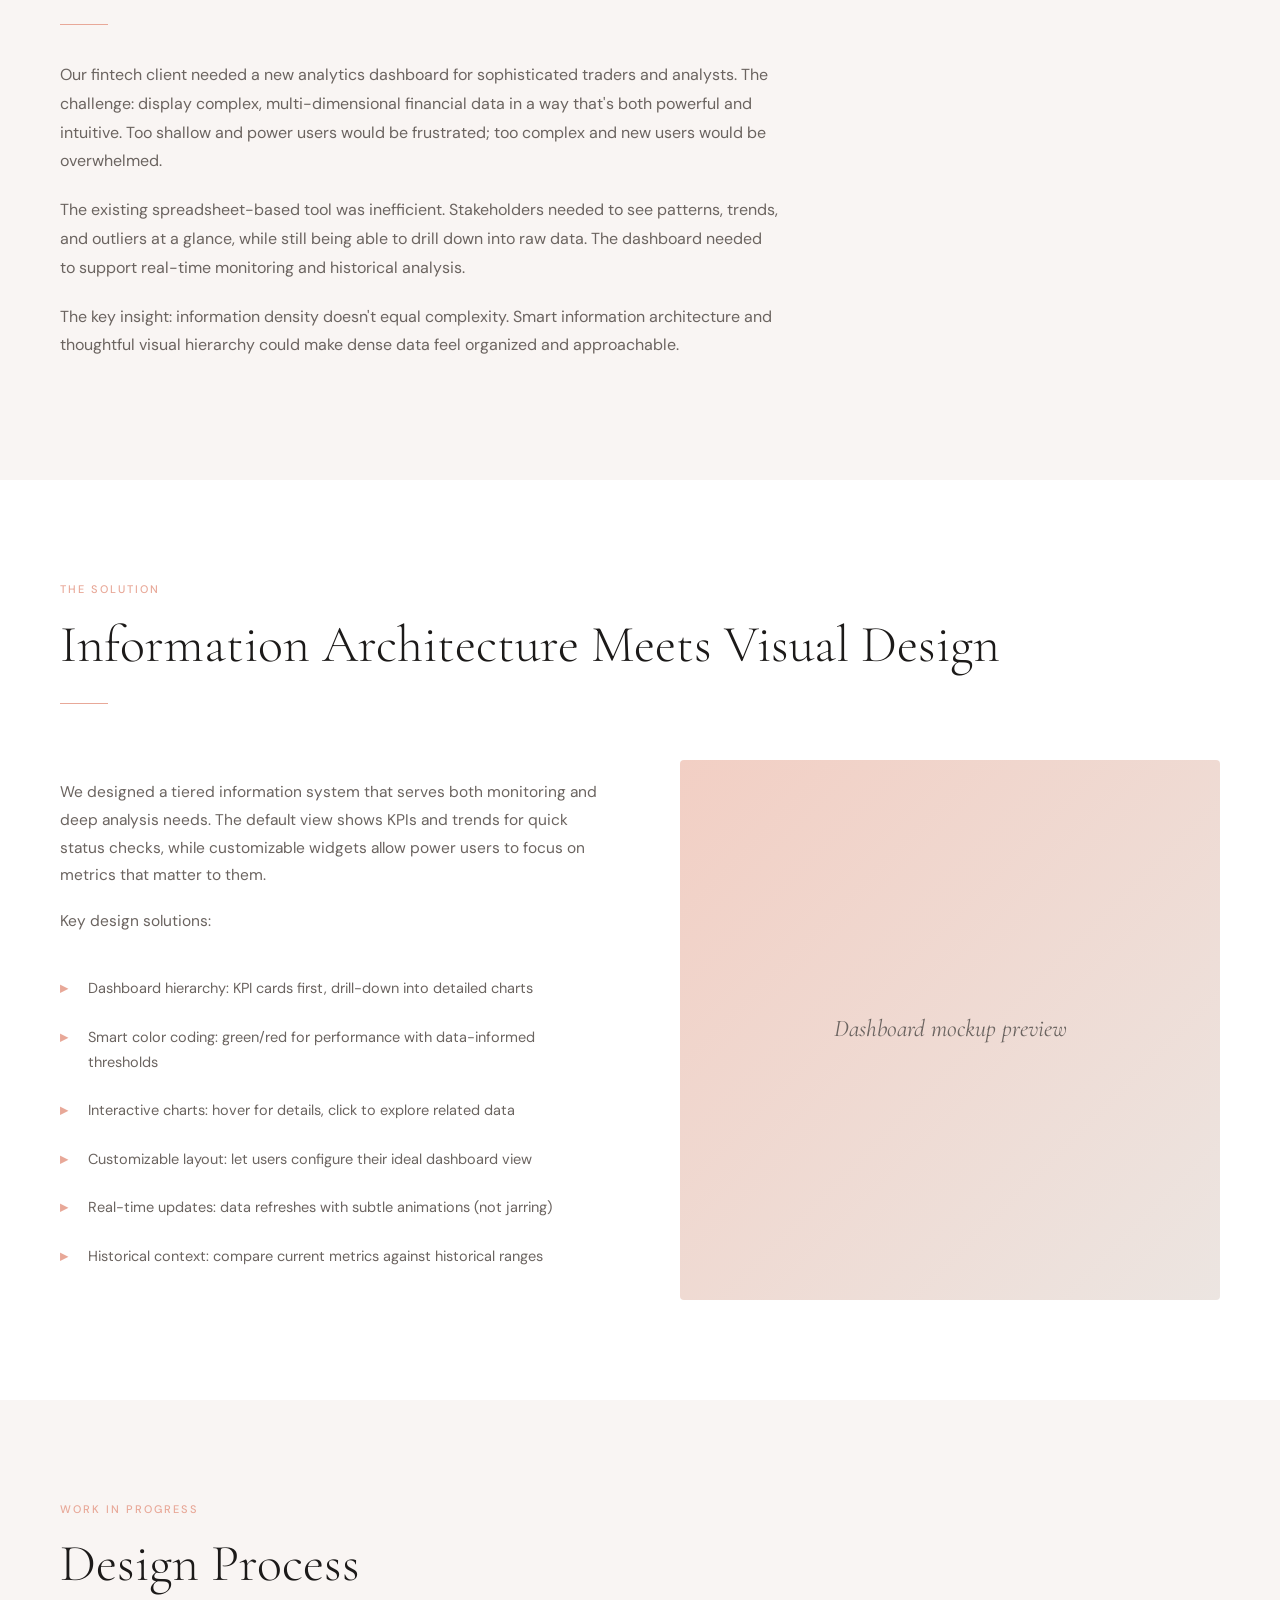
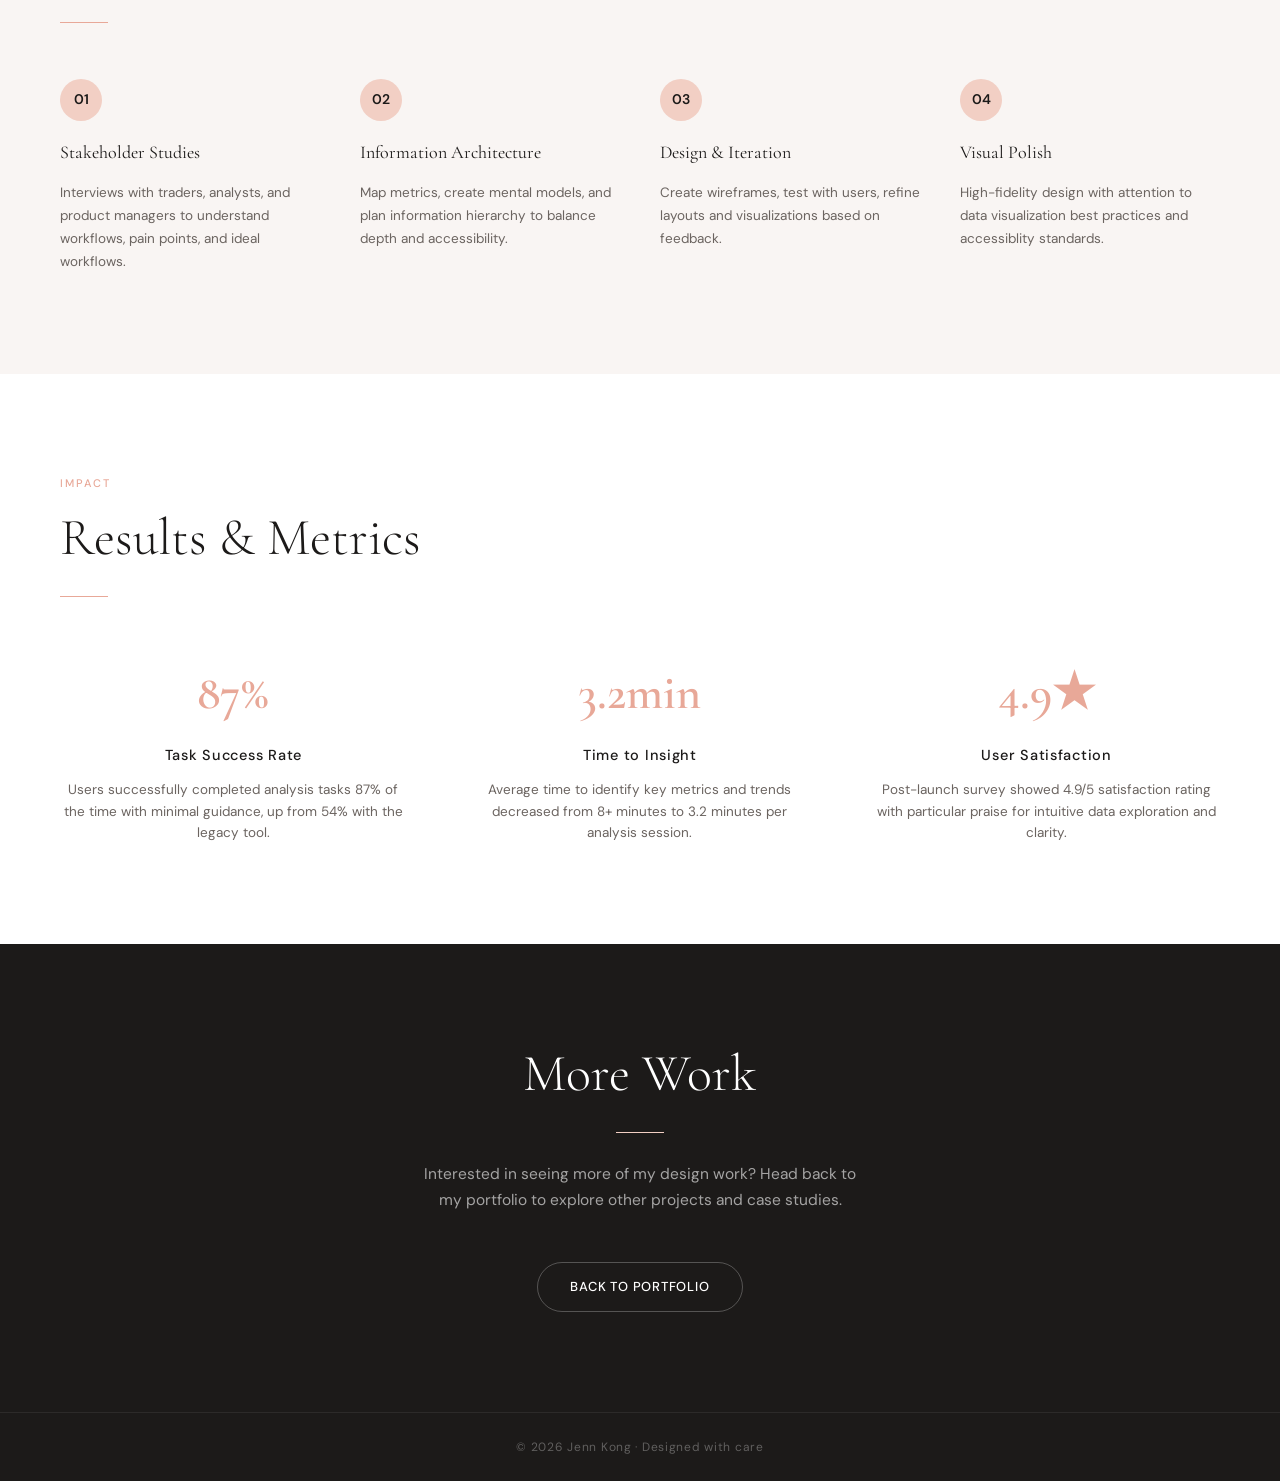
<file: case-studies/analytics-dashboard.html>
<!DOCTYPE html>
<html lang="en">
<head>
  <meta charset="UTF-8" />
  <meta name="viewport" content="width=device-width, initial-scale=1.0" />
  <title>Analytics Dashboard — Jenn Kong</title>
  <link href="https://fonts.googleapis.com/css2?family=Cormorant+Garamond:ital,wght@0,300;0,400;0,600;1,300;1,400&family=DM+Sans:wght@300;400;500&display=swap" rel="stylesheet" />
  <style>
    :root {
      --blush: #f2cfc4;
      --rose: #e8a898;
      --dark: #1c1a19;
      --mid: #6b6460;
      --light: #f9f5f3;
      --white: #ffffff;
      --border: #ece5e1;
    }

    *, *::before, *::after { box-sizing: border-box; margin: 0; padding: 0; }

    html { scroll-behavior: smooth; }

    body {
      font-family: 'DM Sans', sans-serif;
      background: var(--light);
      color: var(--dark);
      font-size: 15px;
      line-height: 1.7;
      overflow-x: hidden;
    }

    /* ── NAV ── */
    nav {
      position: fixed; top: 0; left: 0; right: 0; z-index: 100;
      display: flex; justify-content: space-between; align-items: center;
      padding: 22px 60px;
      background: rgba(249,245,243,0.88);
      backdrop-filter: blur(12px);
      border-bottom: 1px solid var(--border);
    }
    .nav-logo {
      font-family: 'Cormorant Garamond', serif;
      font-size: 20px; font-weight: 600; letter-spacing: 0.04em;
      color: var(--dark); text-decoration: none;
    }
    .nav-back {
      font-size: 13px; font-weight: 400; letter-spacing: 0.08em;
      text-transform: uppercase; color: var(--mid);
      text-decoration: none; transition: color 0.2s;
    }
    .nav-back:hover { color: var(--dark); }

    /* ── CASE STUDY HEADER ── */
    .case-study-hero {
      min-height: 100vh;
      display: flex; align-items: center; justify-content: center;
      padding: 140px 60px 80px;
      position: relative; overflow: hidden;
      text-align: center;
    }
    .hero-bg-circle {
      position: absolute; top: -120px; right: -100px;
      width: 600px; height: 600px; border-radius: 50%;
      background: radial-gradient(circle, var(--blush) 0%, transparent 70%);
      opacity: 0.55; pointer-events: none;
    }
    .case-study-header {
      max-width: 720px; position: relative; z-index: 1;
    }
    .case-tag {
      display: inline-block; font-size: 12px; letter-spacing: 0.14em;
      text-transform: uppercase; color: var(--rose);
      border: 1px solid var(--rose); padding: 5px 14px; border-radius: 20px;
      margin-bottom: 28px; font-weight: 500;
    }
    h1 {
      font-family: 'Cormorant Garamond', serif;
      font-size: clamp(44px, 7vw, 72px);
      font-weight: 300; line-height: 1.1; letter-spacing: -0.01em;
      color: var(--dark); margin-bottom: 24px;
    }
    .case-subtitle {
      font-size: 18px; color: var(--mid);
      max-width: 500px; margin: 0 auto;
    }

    /* ── SECTION ── */
    section { padding: 100px 60px; }
    .section-label {
      font-size: 11px; letter-spacing: 0.18em; text-transform: uppercase;
      color: var(--rose); font-weight: 500; margin-bottom: 16px;
    }
    h2 {
      font-family: 'Cormorant Garamond', serif;
      font-size: clamp(34px, 5vw, 52px); font-weight: 300;
      line-height: 1.15; color: var(--dark); margin-bottom: 28px;
    }
    .divider {
      width: 48px; height: 1px; background: var(--rose);
      margin-bottom: 36px;
    }

    /* ── OVERVIEW ── */
    #overview { background: var(--white); }
    .overview-grid {
      display: grid; grid-template-columns: repeat(3, 1fr);
      gap: 60px; margin-top: 56px;
    }
    .overview-item h3 {
      font-family: 'Cormorant Garamond', serif;
      font-size: 20px; font-weight: 400; color: var(--dark);
      margin-bottom: 12px;
    }
    .overview-item p {
      color: var(--mid); font-size: 14.5px; line-height: 1.75;
    }

    /* ── PROBLEM ── */
    #problem { background: var(--light); }
    .problem-content {
      max-width: 720px; margin-top: 36px;
    }
    .problem-content p {
      color: var(--mid); font-size: 16px; line-height: 1.8;
      margin-bottom: 20px;
    }

    /* ── SOLUTION ── */
    #solution { background: var(--white); }
    .solution-grid {
      display: grid; grid-template-columns: 1fr 1fr;
      gap: 80px; align-items: center; margin-top: 56px;
    }
    .solution-text {
      color: var(--mid);
    }
    .solution-text p {
      margin-bottom: 18px; font-size: 15.5px; line-height: 1.8;
    }
    .solution-list {
      list-style: none; margin-top: 28px;
    }
    .solution-list li {
      padding: 12px 0; padding-left: 28px; position: relative;
      color: var(--mid); font-size: 14.5px;
    }
    .solution-list li::before {
      content: '▸'; position: absolute; left: 0; color: var(--rose);
      font-weight: bold;
    }
    .solution-image {
      aspect-ratio: 1; border-radius: 4px;
      background: linear-gradient(135deg, var(--blush), var(--border));
      display: flex; align-items: center; justify-content: center;
      font-family: 'Cormorant Garamond', serif;
      font-size: 24px; color: var(--mid); font-style: italic;
    }

    /* ── PROCESS ── */
    #process { background: var(--light); }
    .process-timeline {
      display: grid; grid-template-columns: repeat(4, 1fr);
      gap: 40px; margin-top: 56px;
    }
    .timeline-item h3 {
      font-family: 'Cormorant Garamond', serif;
      font-size: 18px; font-weight: 400; color: var(--dark);
      margin-bottom: 14px;
    }
    .timeline-item p {
      color: var(--mid); font-size: 13.5px; line-height: 1.7;
    }
    .timeline-step {
      display: inline-block; width: 42px; height: 42px;
      border-radius: 50%; background: var(--blush);
      display: flex; align-items: center; justify-content: center;
      font-weight: 600; color: var(--dark); margin-bottom: 16px;
      font-size: 14px;
    }

    /* ── RESULTS ── */
    #results { background: var(--white); }
    .results-grid {
      display: grid; grid-template-columns: repeat(3, 1fr);
      gap: 60px; margin-top: 56px;
    }
    .result-card {
      text-align: center;
    }
    .result-stat {
      font-family: 'Cormorant Garamond', serif;
      font-size: 48px; font-weight: 600; color: var(--rose);
      margin-bottom: 8px;
    }
    .result-label {
      color: var(--dark); font-size: 14.5px; font-weight: 500;
      letter-spacing: 0.05em;
    }
    .result-desc {
      color: var(--mid); font-size: 13.5px; margin-top: 12px;
      line-height: 1.6;
    }

    /* ── CTA ── */
    .case-study-cta {
      text-align: center; padding: 100px 60px;
      background: var(--dark); color: var(--white);
    }
    .case-study-cta h2 { color: var(--white); }
    .case-study-cta .divider { background: var(--blush); margin: 28px auto; }
    .case-study-cta p {
      color: rgba(255,255,255,0.6); max-width: 440px;
      margin: 0 auto 48px; font-size: 15.5px;
    }
    .btn {
      display: inline-block; padding: 13px 32px; border-radius: 40px;
      font-size: 13px; font-weight: 500; letter-spacing: 0.06em;
      text-transform: uppercase; text-decoration: none;
      transition: all 0.25s;
    }
    .btn-outline {
      background: transparent; color: var(--white);
      border: 1px solid rgba(255,255,255,0.25);
    }
    .btn-outline:hover {
      background: var(--blush); color: var(--dark);
      border-color: var(--blush);
    }

    /* ── FOOTER ── */
    footer {
      background: var(--dark); color: rgba(255,255,255,0.3);
      text-align: center; font-size: 12px; letter-spacing: 0.06em;
      padding: 24px 60px; border-top: 1px solid rgba(255,255,255,0.07);
    }

    /* ── RESPONSIVE ── */
    @media (max-width: 900px) {
      nav { padding: 18px 28px; }
      section { padding: 72px 28px; }
      .case-study-hero { padding: 120px 28px 60px; }
      .overview-grid,
      .solution-grid,
      .results-grid { grid-template-columns: 1fr; gap: 40px; }
      .process-timeline { grid-template-columns: 1fr 1fr; }
    }
    @media (max-width: 600px) {
      .process-timeline { grid-template-columns: 1fr; }
    }
  </style>
</head>
<body>

  <!-- NAV -->
  <nav>
    <a href="../index.html" class="nav-logo">Jenn Kong</a>
    <a href="../index.html#projects" class="nav-back">← Back to Work</a>
  </nav>

  <!-- HERO -->
  <section class="case-study-hero">
    <div class="hero-bg-circle"></div>
    <div class="case-study-header">
      <div class="case-tag">Dashboard · 2023</div>
      <h1>Analytics Dashboard</h1>
      <p class="case-subtitle">Designing a complex data visualization interface that makes financial metrics accessible without sacrificing depth or accuracy.</p>
    </div>
  </section>

  <!-- OVERVIEW -->
  <section id="overview">
    <div class="section-label">Overview</div>
    <h2>Project Snapshot</h2>
    <div class="divider"></div>
    <div class="overview-grid">
      <div class="overview-item">
        <h3>Timeline</h3>
        <p>5-month project including discovery with financial stakeholders, design iteration, and validation testing with real traders.</p>
      </div>
      <div class="overview-item">
        <h3>My Role</h3>
        <p>Lead Product Designer managing requirements gathering, interaction design, data visualization, and user validation throughout the project.</p>
      </div>
      <div class="overview-item">
        <h3>Tools Used</h3>
        <p>Figma for wireframing and high-fidelity design, D3.js references for data visualization patterns, and Looker for data exploration.</p>
      </div>
    </div>
  </section>

  <!-- PROBLEM -->
  <section id="problem">
    <div class="section-label">The Challenge</div>
    <h2>Understanding the Problem</h2>
    <div class="divider"></div>
    <div class="problem-content">
      <p>Our fintech client needed a new analytics dashboard for sophisticated traders and analysts. The challenge: display complex, multi-dimensional financial data in a way that's both powerful and intuitive. Too shallow and power users would be frustrated; too complex and new users would be overwhelmed.</p>
      <p>The existing spreadsheet-based tool was inefficient. Stakeholders needed to see patterns, trends, and outliers at a glance, while still being able to drill down into raw data. The dashboard needed to support real-time monitoring and historical analysis.</p>
      <p>The key insight: information density doesn't equal complexity. Smart information architecture and thoughtful visual hierarchy could make dense data feel organized and approachable.</p>
    </div>
  </section>

  <!-- SOLUTION -->
  <section id="solution">
    <div class="section-label">The Solution</div>
    <h2>Information Architecture Meets Visual Design</h2>
    <div class="divider"></div>
    <div class="solution-grid">
      <div class="solution-text">
        <p>We designed a tiered information system that serves both monitoring and deep analysis needs. The default view shows KPIs and trends for quick status checks, while customizable widgets allow power users to focus on metrics that matter to them.</p>
        <p>Key design solutions:</p>
        <ul class="solution-list">
          <li>Dashboard hierarchy: KPI cards first, drill-down into detailed charts</li>
          <li>Smart color coding: green/red for performance with data-informed thresholds</li>
          <li>Interactive charts: hover for details, click to explore related data</li>
          <li>Customizable layout: let users configure their ideal dashboard view</li>
          <li>Real-time updates: data refreshes with subtle animations (not jarring)</li>
          <li>Historical context: compare current metrics against historical ranges</li>
        </ul>
      </div>
      <div class="solution-image">Dashboard mockup preview</div>
    </div>
  </section>

  <!-- PROCESS -->
  <section id="process">
    <div class="section-label">Work in Progress</div>
    <h2>Design Process</h2>
    <div class="divider"></div>
    <div class="process-timeline">
      <div class="timeline-item">
        <div class="timeline-step">01</div>
        <h3>Stakeholder Studies</h3>
        <p>Interviews with traders, analysts, and product managers to understand workflows, pain points, and ideal workflows.</p>
      </div>
      <div class="timeline-item">
        <div class="timeline-step">02</div>
        <h3>Information Architecture</h3>
        <p>Map metrics, create mental models, and plan information hierarchy to balance depth and accessibility.</p>
      </div>
      <div class="timeline-item">
        <div class="timeline-step">03</div>
        <h3>Design & Iteration</h3>
        <p>Create wireframes, test with users, refine layouts and visualizations based on feedback.</p>
      </div>
      <div class="timeline-item">
        <div class="timeline-step">04</div>
        <h3>Visual Polish</h3>
        <p>High-fidelity design with attention to data visualization best practices and accessiblity standards.</p>
      </div>
    </div>
  </section>

  <!-- RESULTS -->
  <section id="results">
    <div class="section-label">Impact</div>
    <h2>Results & Metrics</h2>
    <div class="divider"></div>
    <div class="results-grid">
      <div class="result-card">
        <div class="result-stat">87%</div>
        <div class="result-label">Task Success Rate</div>
        <p class="result-desc">Users successfully completed analysis tasks 87% of the time with minimal guidance, up from 54% with the legacy tool.</p>
      </div>
      <div class="result-card">
        <div class="result-stat">3.2min</div>
        <div class="result-label">Time to Insight</div>
        <p class="result-desc">Average time to identify key metrics and trends decreased from 8+ minutes to 3.2 minutes per analysis session.</p>
      </div>
      <div class="result-card">
        <div class="result-stat">4.9★</div>
        <div class="result-label">User Satisfaction</div>
        <p class="result-desc">Post-launch survey showed 4.9/5 satisfaction rating with particular praise for intuitive data exploration and clarity.</p>
      </div>
    </div>
  </section>

  <!-- CTA -->
  <section class="case-study-cta">
    <h2>More Work</h2>
    <div class="divider"></div>
    <p>Interested in seeing more of my design work? Head back to my portfolio to explore other projects and case studies.</p>
    <a href="../index.html#projects" class="btn btn-outline">Back to Portfolio</a>
  </section>

  <!-- FOOTER -->
  <footer>
    <span>© 2026 Jenn Kong · Designed with care</span>
  </footer>

</body>
</html>
</file>
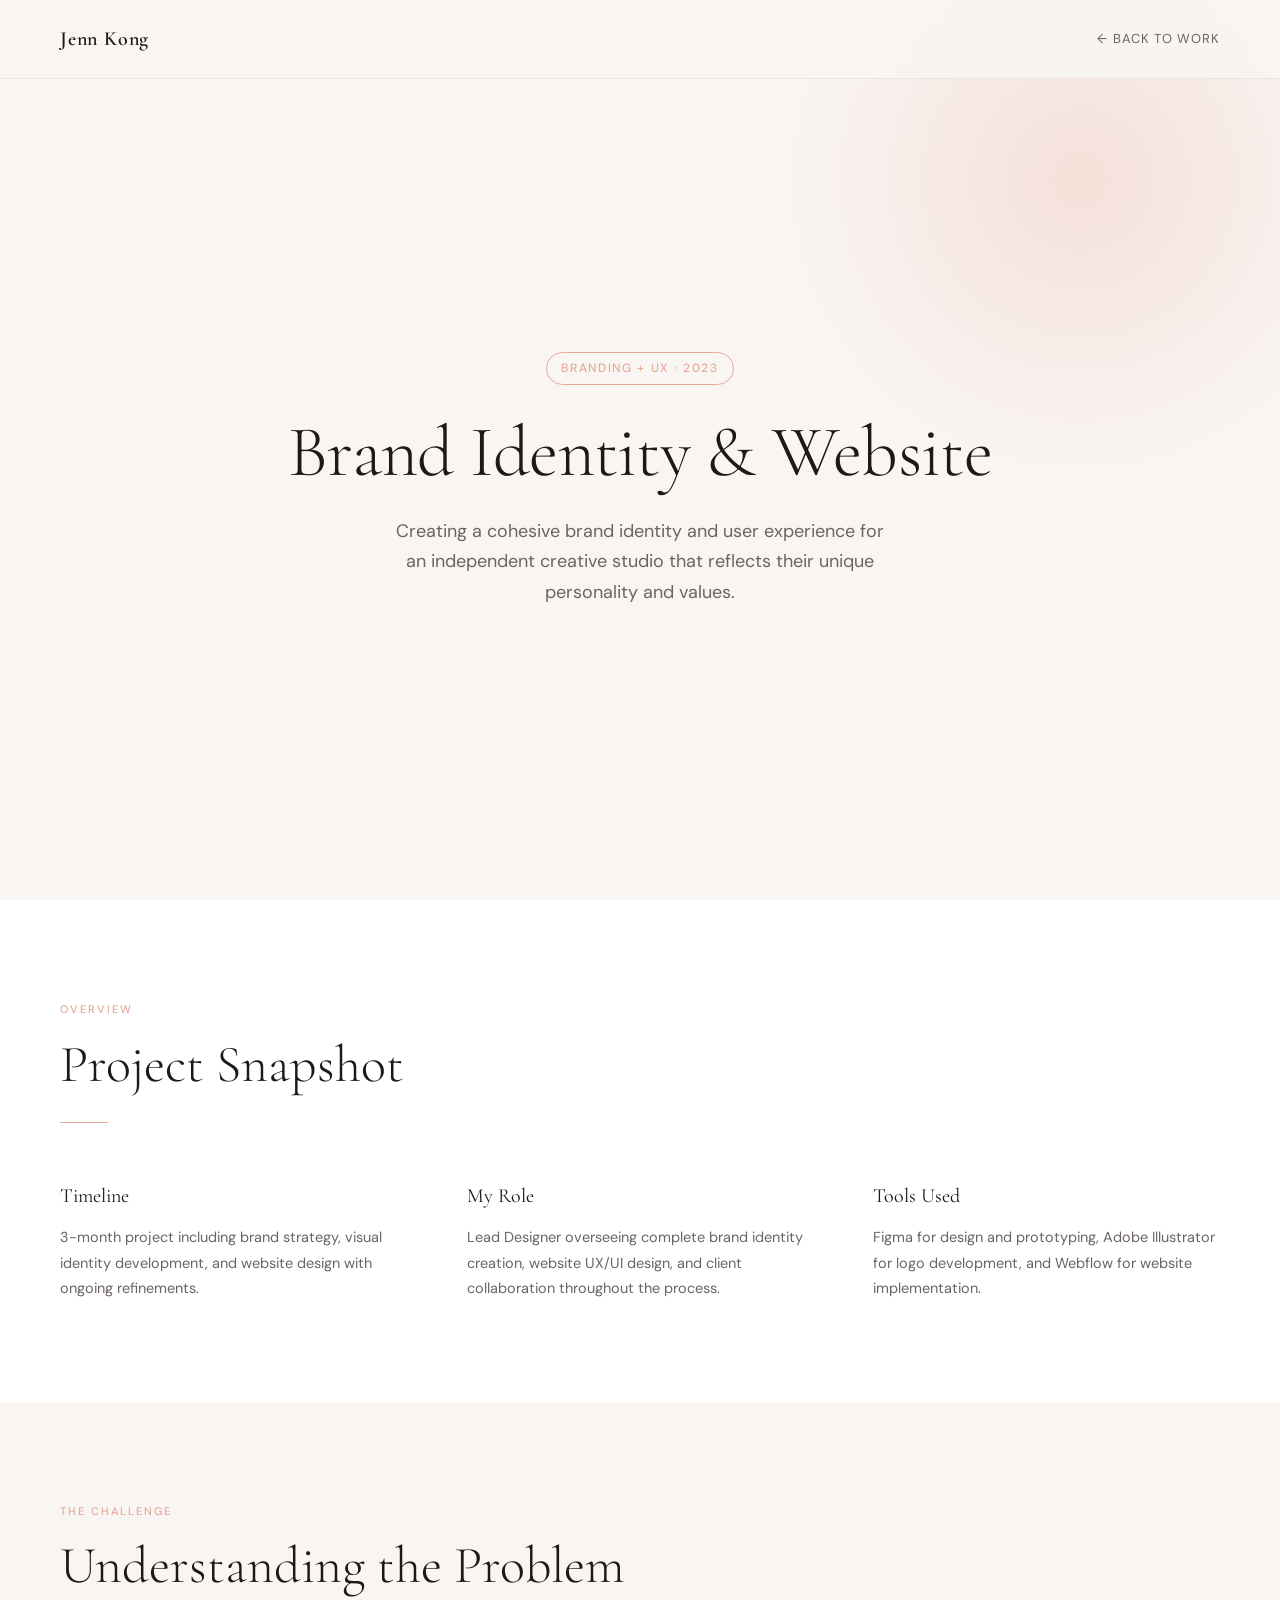
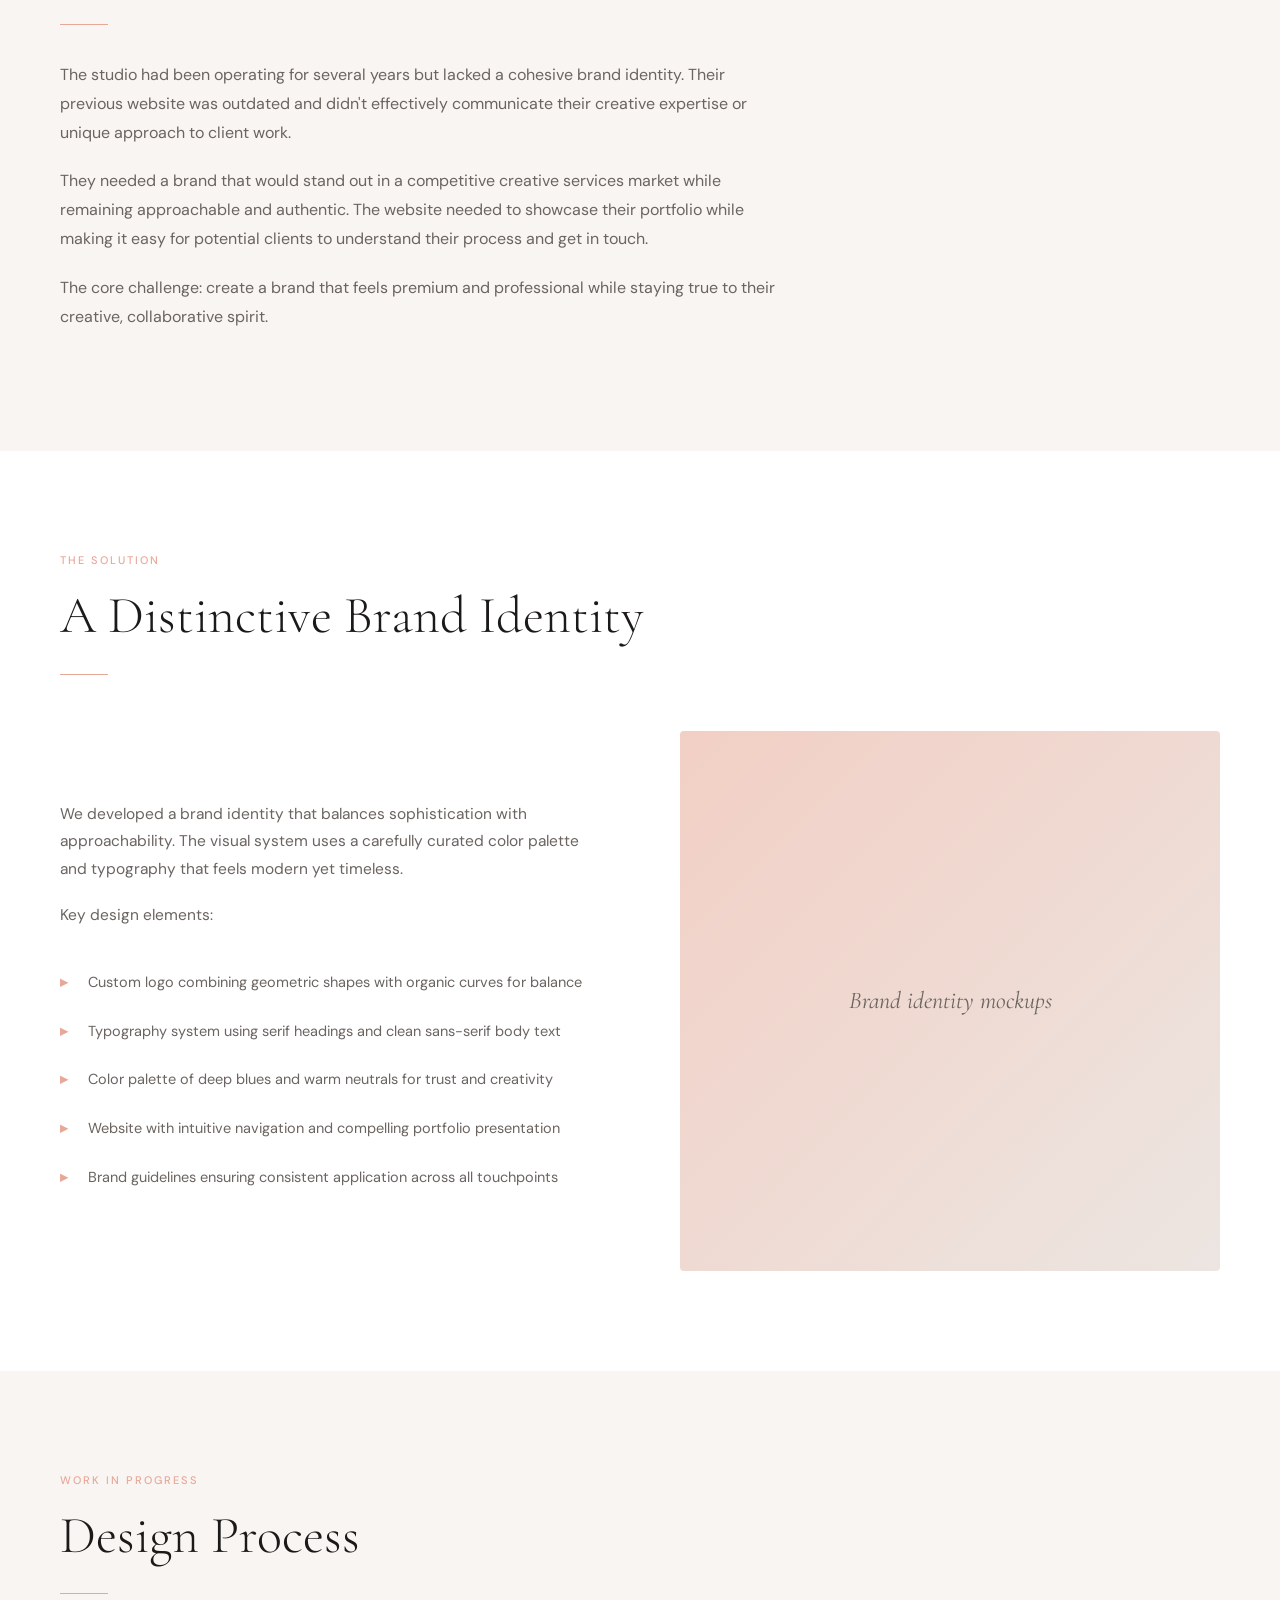
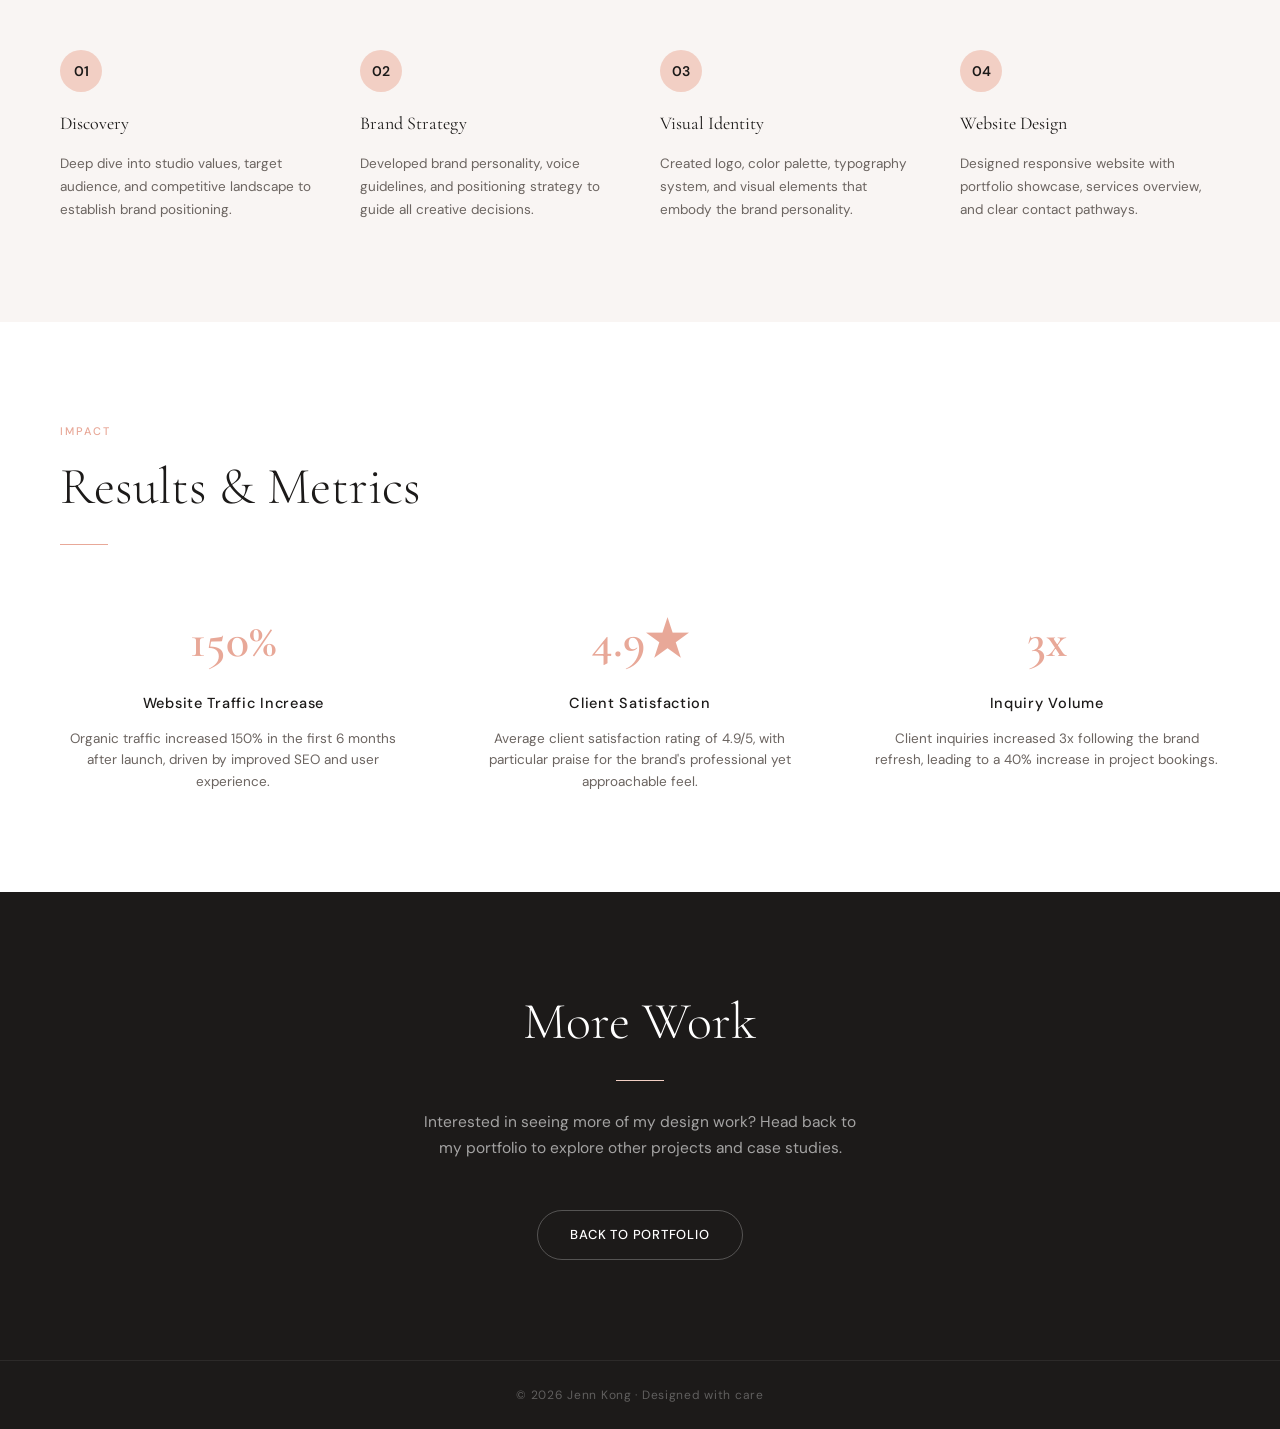
<file: case-studies/brand-identity.html>
<!DOCTYPE html>
<html lang="en">
<head>
  <meta charset="UTF-8" />
  <meta name="viewport" content="width=device-width, initial-scale=1.0" />
  <title>Brand Identity & Website — Jenn Kong</title>
  <link href="https://fonts.googleapis.com/css2?family=Cormorant+Garamond:ital,wght@0,300;0,400;0,600;1,300;1,400&family=DM+Sans:wght@300;400;500&display=swap" rel="stylesheet" />
  <style>
    :root {
      --blush: #f2cfc4;
      --rose: #e8a898;
      --dark: #1c1a19;
      --mid: #6b6460;
      --light: #f9f5f3;
      --white: #ffffff;
      --border: #ece5e1;
    }

    *, *::before, *::after { box-sizing: border-box; margin: 0; padding: 0; }

    html { scroll-behavior: smooth; }

    body {
      font-family: 'DM Sans', sans-serif;
      background: var(--light);
      color: var(--dark);
      font-size: 15px;
      line-height: 1.7;
      overflow-x: hidden;
    }

    /* ── NAV ── */
    nav {
      position: fixed; top: 0; left: 0; right: 0; z-index: 100;
      display: flex; justify-content: space-between; align-items: center;
      padding: 22px 60px;
      background: rgba(249,245,243,0.88);
      backdrop-filter: blur(12px);
      border-bottom: 1px solid var(--border);
    }
    .nav-logo {
      font-family: 'Cormorant Garamond', serif;
      font-size: 20px; font-weight: 600; letter-spacing: 0.04em;
      color: var(--dark); text-decoration: none;
    }
    .nav-back {
      font-size: 13px; font-weight: 400; letter-spacing: 0.08em;
      text-transform: uppercase; color: var(--mid);
      text-decoration: none; transition: color 0.2s;
    }
    .nav-back:hover { color: var(--dark); }

    /* ── CASE STUDY HEADER ── */
    .case-study-hero {
      min-height: 100vh;
      display: flex; align-items: center; justify-content: center;
      padding: 140px 60px 80px;
      position: relative; overflow: hidden;
      text-align: center;
    }
    .hero-bg-circle {
      position: absolute; top: -120px; right: -100px;
      width: 600px; height: 600px; border-radius: 50%;
      background: radial-gradient(circle, var(--blush) 0%, transparent 70%);
      opacity: 0.55; pointer-events: none;
    }
    .case-study-header {
      max-width: 720px; position: relative; z-index: 1;
    }
    .case-tag {
      display: inline-block; font-size: 12px; letter-spacing: 0.14em;
      text-transform: uppercase; color: var(--rose);
      border: 1px solid var(--rose); padding: 5px 14px; border-radius: 20px;
      margin-bottom: 28px; font-weight: 500;
    }
    h1 {
      font-family: 'Cormorant Garamond', serif;
      font-size: clamp(44px, 7vw, 72px);
      font-weight: 300; line-height: 1.1; letter-spacing: -0.01em;
      color: var(--dark); margin-bottom: 24px;
    }
    .case-subtitle {
      font-size: 18px; color: var(--mid);
      max-width: 500px; margin: 0 auto;
    }

    /* ── SECTION ── */
    section { padding: 100px 60px; }
    .section-label {
      font-size: 11px; letter-spacing: 0.18em; text-transform: uppercase;
      color: var(--rose); font-weight: 500; margin-bottom: 16px;
    }
    h2 {
      font-family: 'Cormorant Garamond', serif;
      font-size: clamp(34px, 5vw, 52px); font-weight: 300;
      line-height: 1.15; color: var(--dark); margin-bottom: 28px;
    }
    .divider {
      width: 48px; height: 1px; background: var(--rose);
      margin-bottom: 36px;
    }

    /* ── OVERVIEW ── */
    #overview { background: var(--white); }
    .overview-grid {
      display: grid; grid-template-columns: repeat(3, 1fr);
      gap: 60px; margin-top: 56px;
    }
    .overview-item h3 {
      font-family: 'Cormorant Garamond', serif;
      font-size: 20px; font-weight: 400; color: var(--dark);
      margin-bottom: 12px;
    }
    .overview-item p {
      color: var(--mid); font-size: 14.5px; line-height: 1.75;
    }

    /* ── PROBLEM ── */
    #problem { background: var(--light); }
    .problem-content {
      max-width: 720px; margin-top: 36px;
    }
    .problem-content p {
      color: var(--mid); font-size: 16px; line-height: 1.8;
      margin-bottom: 20px;
    }

    /* ── SOLUTION ── */
    #solution { background: var(--white); }
    .solution-grid {
      display: grid; grid-template-columns: 1fr 1fr;
      gap: 80px; align-items: center; margin-top: 56px;
    }
    .solution-text {
      color: var(--mid);
    }
    .solution-text p {
      margin-bottom: 18px; font-size: 15.5px; line-height: 1.8;
    }
    .solution-list {
      list-style: none; margin-top: 28px;
    }
    .solution-list li {
      padding: 12px 0; padding-left: 28px; position: relative;
      color: var(--mid); font-size: 14.5px;
    }
    .solution-list li::before {
      content: '▸'; position: absolute; left: 0; color: var(--rose);
      font-weight: bold;
    }
    .solution-image {
      aspect-ratio: 1; border-radius: 4px;
      background: linear-gradient(135deg, var(--blush), var(--border));
      display: flex; align-items: center; justify-content: center;
      font-family: 'Cormorant Garamond', serif;
      font-size: 24px; color: var(--mid); font-style: italic;
    }

    /* ── PROCESS ── */
    #process { background: var(--light); }
    .process-timeline {
      display: grid; grid-template-columns: repeat(4, 1fr);
      gap: 40px; margin-top: 56px;
    }
    .timeline-item h3 {
      font-family: 'Cormorant Garamond', serif;
      font-size: 18px; font-weight: 400; color: var(--dark);
      margin-bottom: 14px;
    }
    .timeline-item p {
      color: var(--mid); font-size: 13.5px; line-height: 1.7;
    }
    .timeline-step {
      display: inline-block; width: 42px; height: 42px;
      border-radius: 50%; background: var(--blush);
      display: flex; align-items: center; justify-content: center;
      font-weight: 600; color: var(--dark); margin-bottom: 16px;
      font-size: 14px;
    }

    /* ── RESULTS ── */
    #results { background: var(--white); }
    .results-grid {
      display: grid; grid-template-columns: repeat(3, 1fr);
      gap: 60px; margin-top: 56px;
    }
    .result-card {
      text-align: center;
    }
    .result-stat {
      font-family: 'Cormorant Garamond', serif;
      font-size: 48px; font-weight: 600; color: var(--rose);
      margin-bottom: 8px;
    }
    .result-label {
      color: var(--dark); font-size: 14.5px; font-weight: 500;
      letter-spacing: 0.05em;
    }
    .result-desc {
      color: var(--mid); font-size: 13.5px; margin-top: 12px;
      line-height: 1.6;
    }

    /* ── CTA ── */
    .case-study-cta {
      text-align: center; padding: 100px 60px;
      background: var(--dark); color: var(--white);
    }
    .case-study-cta h2 { color: var(--white); }
    .case-study-cta .divider { background: var(--blush); margin: 28px auto; }
    .case-study-cta p {
      color: rgba(255,255,255,0.6); max-width: 440px;
      margin: 0 auto 48px; font-size: 15.5px;
    }
    .btn {
      display: inline-block; padding: 13px 32px; border-radius: 40px;
      font-size: 13px; font-weight: 500; letter-spacing: 0.06em;
      text-transform: uppercase; text-decoration: none;
      transition: all 0.25s;
    }
    .btn-outline {
      background: transparent; color: var(--white);
      border: 1px solid rgba(255,255,255,0.25);
    }
    .btn-outline:hover {
      background: var(--blush); color: var(--dark);
      border-color: var(--blush);
    }

    /* ── FOOTER ── */
    footer {
      background: var(--dark); color: rgba(255,255,255,0.3);
      text-align: center; font-size: 12px; letter-spacing: 0.06em;
      padding: 24px 60px; border-top: 1px solid rgba(255,255,255,0.07);
    }

    /* ── RESPONSIVE ── */
    @media (max-width: 900px) {
      nav { padding: 18px 28px; }
      section { padding: 72px 28px; }
      .case-study-hero { padding: 120px 28px 60px; }
      .overview-grid,
      .solution-grid,
      .results-grid { grid-template-columns: 1fr; gap: 40px; }
      .process-timeline { grid-template-columns: 1fr 1fr; }
    }
    @media (max-width: 600px) {
      .process-timeline { grid-template-columns: 1fr; }
    }
  </style>
</head>
<body>

  <!-- NAV -->
  <nav>
    <a href="../index.html" class="nav-logo">Jenn Kong</a>
    <a href="../index.html#projects" class="nav-back">← Back to Work</a>
  </nav>

  <!-- HERO -->
  <section class="case-study-hero">
    <div class="hero-bg-circle"></div>
    <div class="case-study-header">
      <div class="case-tag">Branding + UX · 2023</div>
      <h1>Brand Identity &amp; Website</h1>
      <p class="case-subtitle">Creating a cohesive brand identity and user experience for an independent creative studio that reflects their unique personality and values.</p>
    </div>
  </section>

  <!-- OVERVIEW -->
  <section id="overview">
    <div class="section-label">Overview</div>
    <h2>Project Snapshot</h2>
    <div class="divider"></div>
    <div class="overview-grid">
      <div class="overview-item">
        <h3>Timeline</h3>
        <p>3-month project including brand strategy, visual identity development, and website design with ongoing refinements.</p>
      </div>
      <div class="overview-item">
        <h3>My Role</h3>
        <p>Lead Designer overseeing complete brand identity creation, website UX/UI design, and client collaboration throughout the process.</p>
      </div>
      <div class="overview-item">
        <h3>Tools Used</h3>
        <p>Figma for design and prototyping, Adobe Illustrator for logo development, and Webflow for website implementation.</p>
      </div>
    </div>
  </section>

  <!-- PROBLEM -->
  <section id="problem">
    <div class="section-label">The Challenge</div>
    <h2>Understanding the Problem</h2>
    <div class="divider"></div>
    <div class="problem-content">
      <p>The studio had been operating for several years but lacked a cohesive brand identity. Their previous website was outdated and didn't effectively communicate their creative expertise or unique approach to client work.</p>
      <p>They needed a brand that would stand out in a competitive creative services market while remaining approachable and authentic. The website needed to showcase their portfolio while making it easy for potential clients to understand their process and get in touch.</p>
      <p>The core challenge: create a brand that feels premium and professional while staying true to their creative, collaborative spirit.</p>
    </div>
  </section>

  <!-- SOLUTION -->
  <section id="solution">
    <div class="section-label">The Solution</div>
    <h2>A Distinctive Brand Identity</h2>
    <div class="divider"></div>
    <div class="solution-grid">
      <div class="solution-text">
        <p>We developed a brand identity that balances sophistication with approachability. The visual system uses a carefully curated color palette and typography that feels modern yet timeless.</p>
        <p>Key design elements:</p>
        <ul class="solution-list">
          <li>Custom logo combining geometric shapes with organic curves for balance</li>
          <li>Typography system using serif headings and clean sans-serif body text</li>
          <li>Color palette of deep blues and warm neutrals for trust and creativity</li>
          <li>Website with intuitive navigation and compelling portfolio presentation</li>
          <li>Brand guidelines ensuring consistent application across all touchpoints</li>
        </ul>
      </div>
      <div class="solution-image">Brand identity mockups</div>
    </div>
  </section>

  <!-- PROCESS -->
  <section id="process">
    <div class="section-label">Work in Progress</div>
    <h2>Design Process</h2>
    <div class="divider"></div>
    <div class="process-timeline">
      <div class="timeline-item">
        <div class="timeline-step">01</div>
        <h3>Discovery</h3>
        <p>Deep dive into studio values, target audience, and competitive landscape to establish brand positioning.</p>
      </div>
      <div class="timeline-item">
        <div class="timeline-step">02</div>
        <h3>Brand Strategy</h3>
        <p>Developed brand personality, voice guidelines, and positioning strategy to guide all creative decisions.</p>
      </div>
      <div class="timeline-item">
        <div class="timeline-step">03</div>
        <h3>Visual Identity</h3>
        <p>Created logo, color palette, typography system, and visual elements that embody the brand personality.</p>
      </div>
      <div class="timeline-item">
        <div class="timeline-step">04</div>
        <h3>Website Design</h3>
        <p>Designed responsive website with portfolio showcase, services overview, and clear contact pathways.</p>
      </div>
    </div>
  </section>

  <!-- RESULTS -->
  <section id="results">
    <div class="section-label">Impact</div>
    <h2>Results & Metrics</h2>
    <div class="divider"></div>
    <div class="results-grid">
      <div class="result-card">
        <div class="result-stat">150%</div>
        <div class="result-label">Website Traffic Increase</div>
        <p class="result-desc">Organic traffic increased 150% in the first 6 months after launch, driven by improved SEO and user experience.</p>
      </div>
      <div class="result-card">
        <div class="result-stat">4.9★</div>
        <div class="result-label">Client Satisfaction</div>
        <p class="result-desc">Average client satisfaction rating of 4.9/5, with particular praise for the brand's professional yet approachable feel.</p>
      </div>
      <div class="result-card">
        <div class="result-stat">3x</div>
        <div class="result-label">Inquiry Volume</div>
        <p class="result-desc">Client inquiries increased 3x following the brand refresh, leading to a 40% increase in project bookings.</p>
      </div>
    </div>
  </section>

  <!-- CTA -->
  <section class="case-study-cta">
    <h2>More Work</h2>
    <div class="divider"></div>
    <p>Interested in seeing more of my design work? Head back to my portfolio to explore other projects and case studies.</p>
    <a href="../index.html#projects" class="btn btn-outline">Back to Portfolio</a>
  </section>

  <!-- FOOTER -->
  <footer>
    <span>© 2026 Jenn Kong · Designed with care</span>
  </footer>

</body>
</html>
</file>
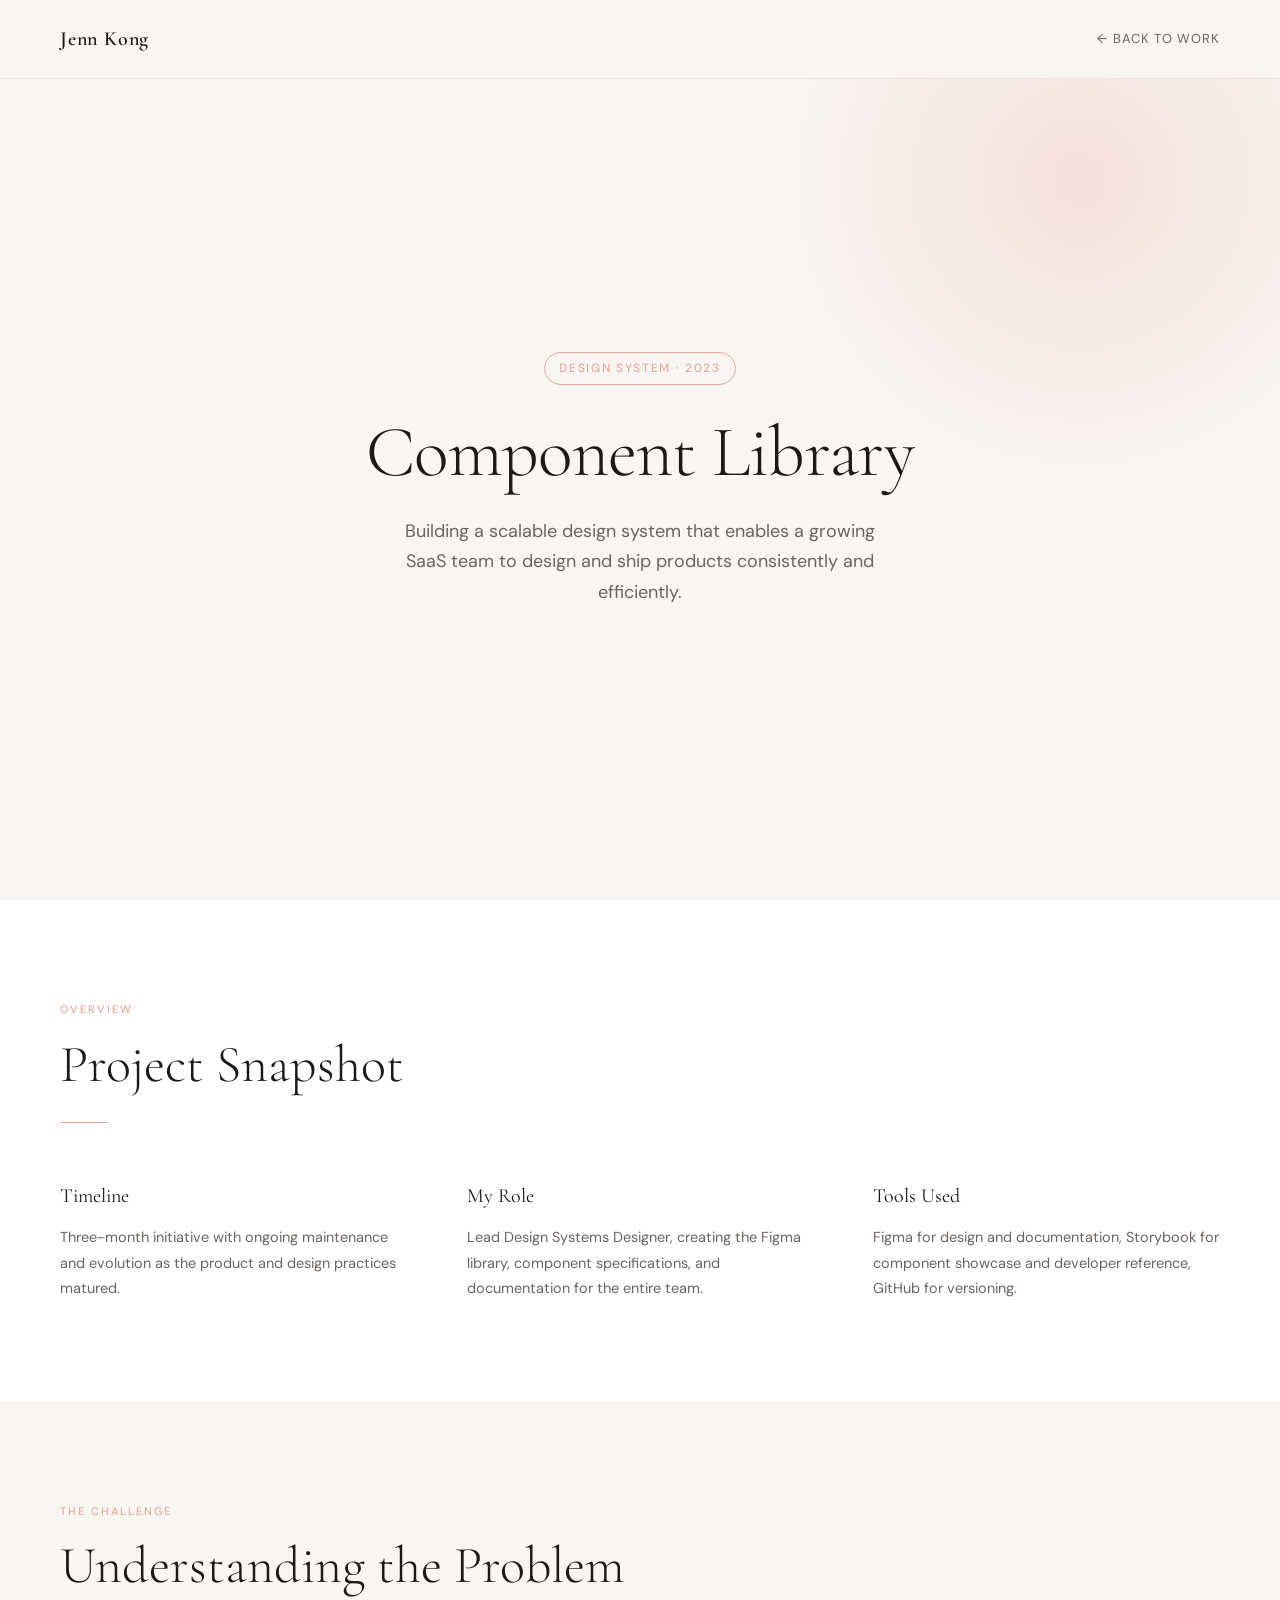
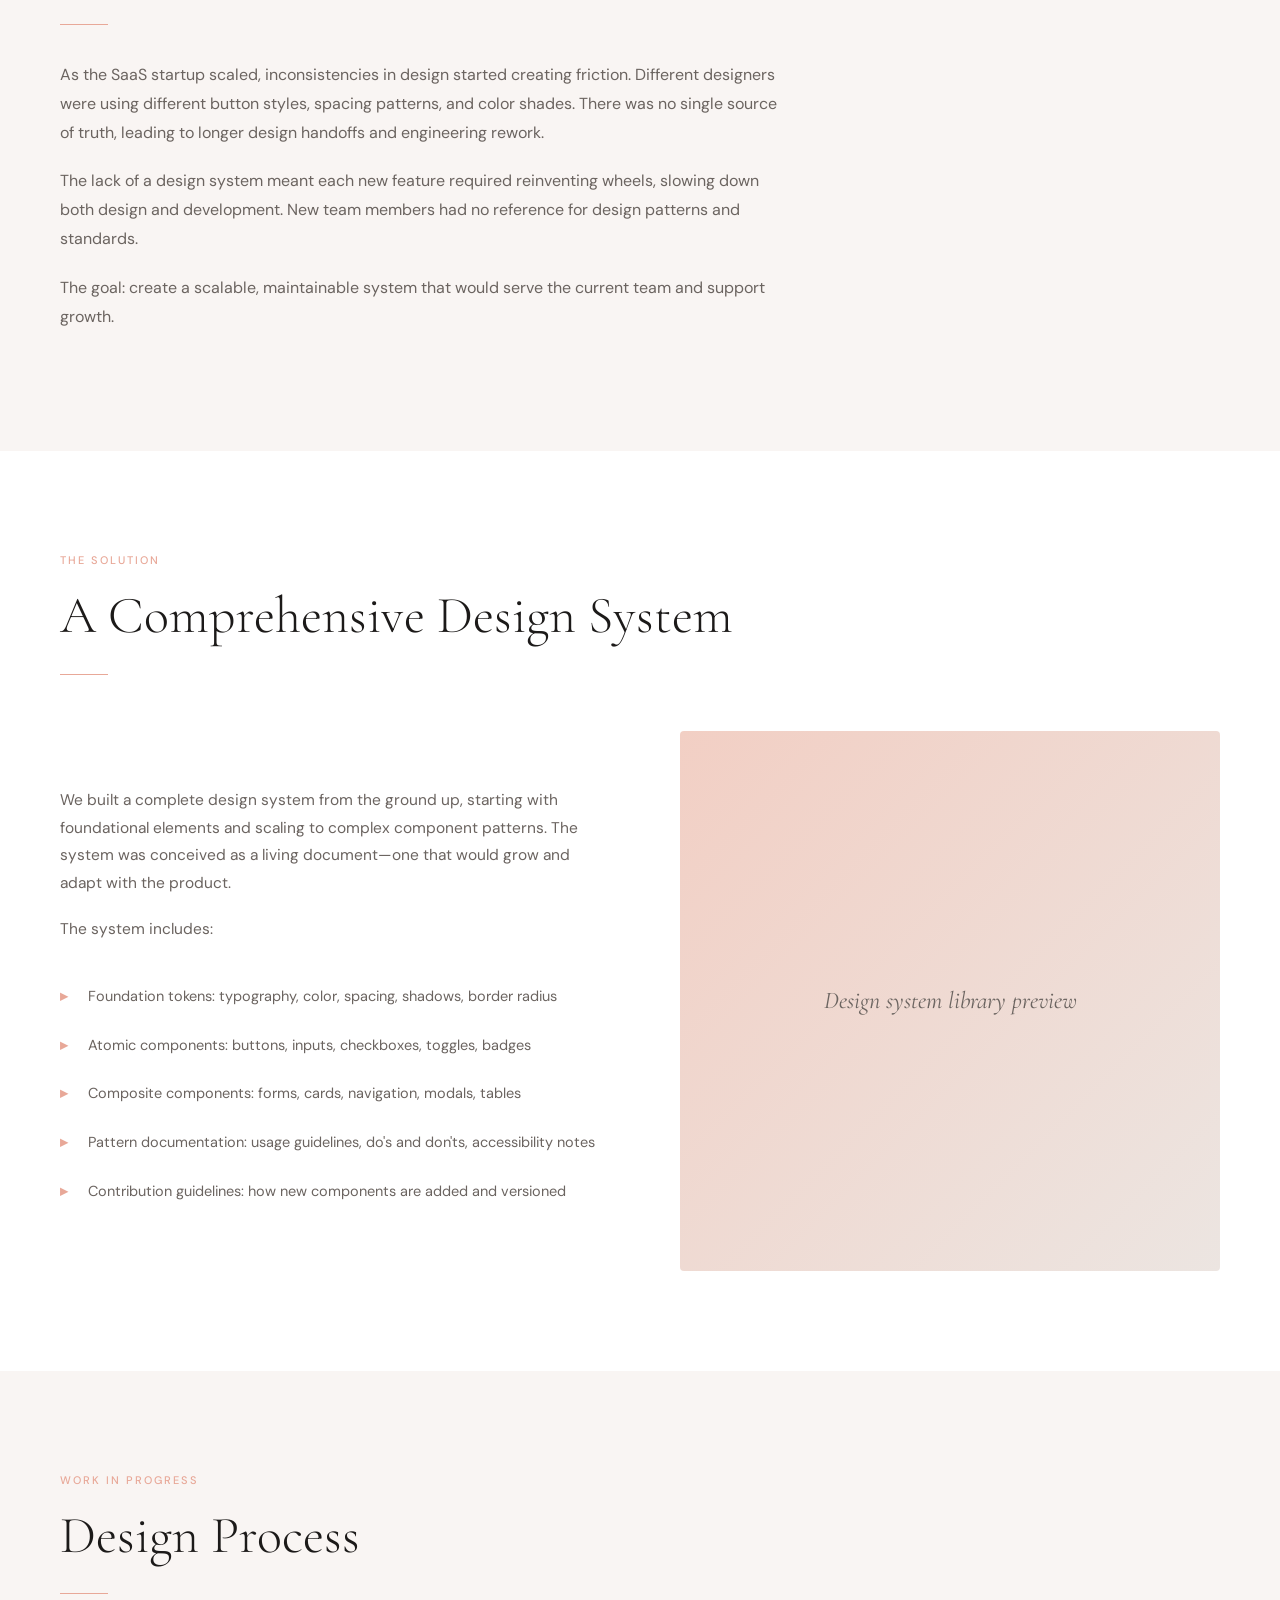
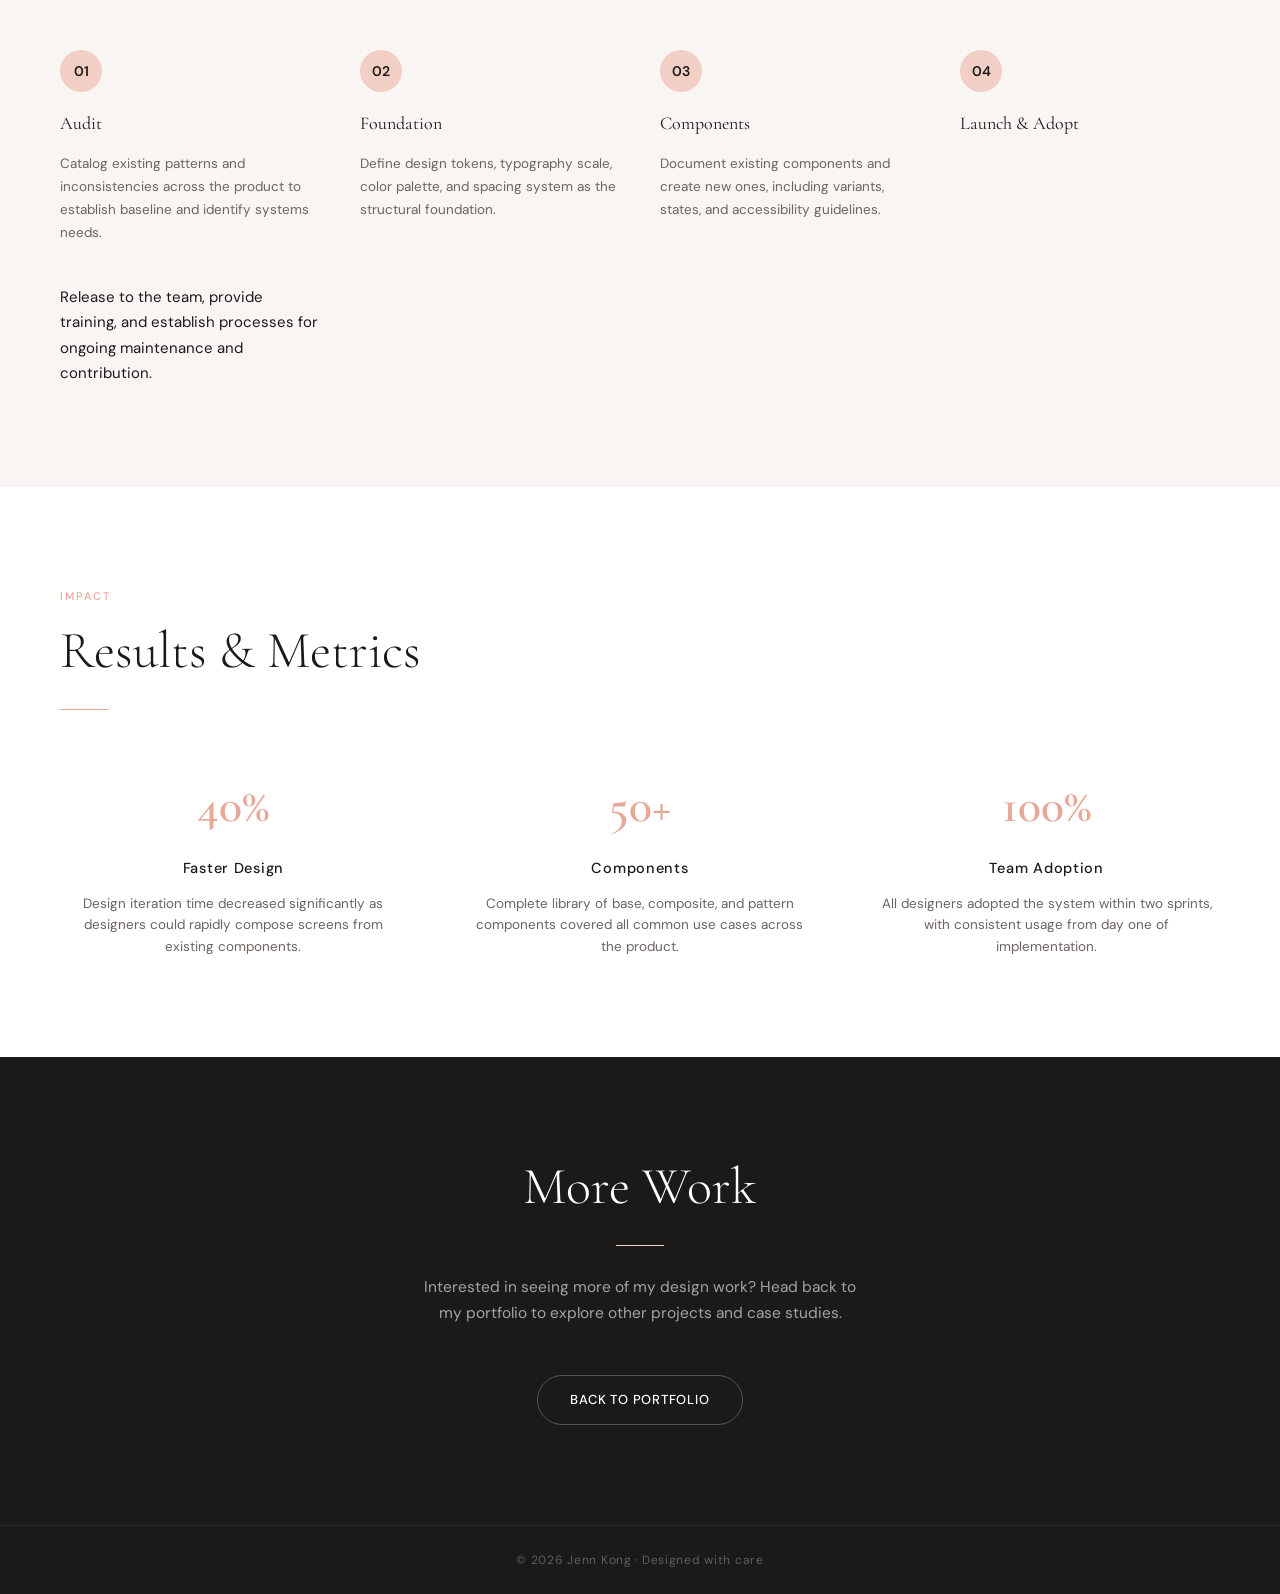
<file: case-studies/design-system.html>
<!DOCTYPE html>
<html lang="en">
<head>
  <meta charset="UTF-8" />
  <meta name="viewport" content="width=device-width, initial-scale=1.0" />
  <title>Design System — Component Library — Jenn Kong</title>
  <link href="https://fonts.googleapis.com/css2?family=Cormorant+Garamond:ital,wght@0,300;0,400;0,600;1,300;1,400&family=DM+Sans:wght@300;400;500&display=swap" rel="stylesheet" />
  <style>
    :root {
      --blush: #f2cfc4;
      --rose: #e8a898;
      --dark: #1c1a19;
      --mid: #6b6460;
      --light: #f9f5f3;
      --white: #ffffff;
      --border: #ece5e1;
    }

    *, *::before, *::after { box-sizing: border-box; margin: 0; padding: 0; }

    html { scroll-behavior: smooth; }

    body {
      font-family: 'DM Sans', sans-serif;
      background: var(--light);
      color: var(--dark);
      font-size: 15px;
      line-height: 1.7;
      overflow-x: hidden;
    }

    /* ── NAV ── */
    nav {
      position: fixed; top: 0; left: 0; right: 0; z-index: 100;
      display: flex; justify-content: space-between; align-items: center;
      padding: 22px 60px;
      background: rgba(249,245,243,0.88);
      backdrop-filter: blur(12px);
      border-bottom: 1px solid var(--border);
    }
    .nav-logo {
      font-family: 'Cormorant Garamond', serif;
      font-size: 20px; font-weight: 600; letter-spacing: 0.04em;
      color: var(--dark); text-decoration: none;
    }
    .nav-back {
      font-size: 13px; font-weight: 400; letter-spacing: 0.08em;
      text-transform: uppercase; color: var(--mid);
      text-decoration: none; transition: color 0.2s;
    }
    .nav-back:hover { color: var(--dark); }

    /* ── CASE STUDY HEADER ── */
    .case-study-hero {
      min-height: 100vh;
      display: flex; align-items: center; justify-content: center;
      padding: 140px 60px 80px;
      position: relative; overflow: hidden;
      text-align: center;
    }
    .hero-bg-circle {
      position: absolute; top: -120px; right: -100px;
      width: 600px; height: 600px; border-radius: 50%;
      background: radial-gradient(circle, var(--blush) 0%, transparent 70%);
      opacity: 0.55; pointer-events: none;
    }
    .case-study-header {
      max-width: 720px; position: relative; z-index: 1;
    }
    .case-tag {
      display: inline-block; font-size: 12px; letter-spacing: 0.14em;
      text-transform: uppercase; color: var(--rose);
      border: 1px solid var(--rose); padding: 5px 14px; border-radius: 20px;
      margin-bottom: 28px; font-weight: 500;
    }
    h1 {
      font-family: 'Cormorant Garamond', serif;
      font-size: clamp(44px, 7vw, 72px);
      font-weight: 300; line-height: 1.1; letter-spacing: -0.01em;
      color: var(--dark); margin-bottom: 24px;
    }
    .case-subtitle {
      font-size: 18px; color: var(--mid);
      max-width: 500px; margin: 0 auto;
    }

    /* ── SECTION ── */
    section { padding: 100px 60px; }
    .section-label {
      font-size: 11px; letter-spacing: 0.18em; text-transform: uppercase;
      color: var(--rose); font-weight: 500; margin-bottom: 16px;
    }
    h2 {
      font-family: 'Cormorant Garamond', serif;
      font-size: clamp(34px, 5vw, 52px); font-weight: 300;
      line-height: 1.15; color: var(--dark); margin-bottom: 28px;
    }
    .divider {
      width: 48px; height: 1px; background: var(--rose);
      margin-bottom: 36px;
    }

    /* ── OVERVIEW ── */
    #overview { background: var(--white); }
    .overview-grid {
      display: grid; grid-template-columns: repeat(3, 1fr);
      gap: 60px; margin-top: 56px;
    }
    .overview-item h3 {
      font-family: 'Cormorant Garamond', serif;
      font-size: 20px; font-weight: 400; color: var(--dark);
      margin-bottom: 12px;
    }
    .overview-item p {
      color: var(--mid); font-size: 14.5px; line-height: 1.75;
    }

    /* ── PROBLEM ── */
    #problem { background: var(--light); }
    .problem-content {
      max-width: 720px; margin-top: 36px;
    }
    .problem-content p {
      color: var(--mid); font-size: 16px; line-height: 1.8;
      margin-bottom: 20px;
    }

    /* ── SOLUTION ── */
    #solution { background: var(--white); }
    .solution-grid {
      display: grid; grid-template-columns: 1fr 1fr;
      gap: 80px; align-items: center; margin-top: 56px;
    }
    .solution-text {
      color: var(--mid);
    }
    .solution-text p {
      margin-bottom: 18px; font-size: 15.5px; line-height: 1.8;
    }
    .solution-list {
      list-style: none; margin-top: 28px;
    }
    .solution-list li {
      padding: 12px 0; padding-left: 28px; position: relative;
      color: var(--mid); font-size: 14.5px;
    }
    .solution-list li::before {
      content: '▸'; position: absolute; left: 0; color: var(--rose);
      font-weight: bold;
    }
    .solution-image {
      aspect-ratio: 1; border-radius: 4px;
      background: linear-gradient(135deg, var(--blush), var(--border));
      display: flex; align-items: center; justify-content: center;
      font-family: 'Cormorant Garamond', serif;
      font-size: 24px; color: var(--mid); font-style: italic;
    }

    /* ── PROCESS ── */
    #process { background: var(--light); }
    .process-timeline {
      display: grid; grid-template-columns: repeat(4, 1fr);
      gap: 40px; margin-top: 56px;
    }
    .timeline-item h3 {
      font-family: 'Cormorant Garamond', serif;
      font-size: 18px; font-weight: 400; color: var(--dark);
      margin-bottom: 14px;
    }
    .timeline-item p {
      color: var(--mid); font-size: 13.5px; line-height: 1.7;
    }
    .timeline-step {
      display: inline-block; width: 42px; height: 42px;
      border-radius: 50%; background: var(--blush);
      display: flex; align-items: center; justify-content: center;
      font-weight: 600; color: var(--dark); margin-bottom: 16px;
      font-size: 14px;
    }

    /* ── RESULTS ── */
    #results { background: var(--white); }
    .results-grid {
      display: grid; grid-template-columns: repeat(3, 1fr);
      gap: 60px; margin-top: 56px;
    }
    .result-card {
      text-align: center;
    }
    .result-stat {
      font-family: 'Cormorant Garamond', serif;
      font-size: 48px; font-weight: 600; color: var(--rose);
      margin-bottom: 8px;
    }
    .result-label {
      color: var(--dark); font-size: 14.5px; font-weight: 500;
      letter-spacing: 0.05em;
    }
    .result-desc {
      color: var(--mid); font-size: 13.5px; margin-top: 12px;
      line-height: 1.6;
    }

    /* ── CTA ── */
    .case-study-cta {
      text-align: center; padding: 100px 60px;
      background: var(--dark); color: var(--white);
    }
    .case-study-cta h2 { color: var(--white); }
    .case-study-cta .divider { background: var(--blush); margin: 28px auto; }
    .case-study-cta p {
      color: rgba(255,255,255,0.6); max-width: 440px;
      margin: 0 auto 48px; font-size: 15.5px;
    }
    .btn {
      display: inline-block; padding: 13px 32px; border-radius: 40px;
      font-size: 13px; font-weight: 500; letter-spacing: 0.06em;
      text-transform: uppercase; text-decoration: none;
      transition: all 0.25s;
    }
    .btn-outline {
      background: transparent; color: var(--white);
      border: 1px solid rgba(255,255,255,0.25);
    }
    .btn-outline:hover {
      background: var(--blush); color: var(--dark);
      border-color: var(--blush);
    }

    /* ── FOOTER ── */
    footer {
      background: var(--dark); color: rgba(255,255,255,0.3);
      text-align: center; font-size: 12px; letter-spacing: 0.06em;
      padding: 24px 60px; border-top: 1px solid rgba(255,255,255,0.07);
    }

    /* ── RESPONSIVE ── */
    @media (max-width: 900px) {
      nav { padding: 18px 28px; }
      section { padding: 72px 28px; }
      .case-study-hero { padding: 120px 28px 60px; }
      .overview-grid,
      .solution-grid,
      .results-grid { grid-template-columns: 1fr; gap: 40px; }
      .process-timeline { grid-template-columns: 1fr 1fr; }
    }
    @media (max-width: 600px) {
      .process-timeline { grid-template-columns: 1fr; }
    }
  </style>
</head>
<body>

  <!-- NAV -->
  <nav>
    <a href="../index.html" class="nav-logo">Jenn Kong</a>
    <a href="../index.html#projects" class="nav-back">← Back to Work</a>
  </nav>

  <!-- HERO -->
  <section class="case-study-hero">
    <div class="hero-bg-circle"></div>
    <div class="case-study-header">
      <div class="case-tag">Design System · 2023</div>
      <h1>Component Library</h1>
      <p class="case-subtitle">Building a scalable design system that enables a growing SaaS team to design and ship products consistently and efficiently.</p>
    </div>
  </section>

  <!-- OVERVIEW -->
  <section id="overview">
    <div class="section-label">Overview</div>
    <h2>Project Snapshot</h2>
    <div class="divider"></div>
    <div class="overview-grid">
      <div class="overview-item">
        <h3>Timeline</h3>
        <p>Three-month initiative with ongoing maintenance and evolution as the product and design practices matured.</p>
      </div>
      <div class="overview-item">
        <h3>My Role</h3>
        <p>Lead Design Systems Designer, creating the Figma library, component specifications, and documentation for the entire team.</p>
      </div>
      <div class="overview-item">
        <h3>Tools Used</h3>
        <p>Figma for design and documentation, Storybook for component showcase and developer reference, GitHub for versioning.</p>
      </div>
    </div>
  </section>

  <!-- PROBLEM -->
  <section id="problem">
    <div class="section-label">The Challenge</div>
    <h2>Understanding the Problem</h2>
    <div class="divider"></div>
    <div class="problem-content">
      <p>As the SaaS startup scaled, inconsistencies in design started creating friction. Different designers were using different button styles, spacing patterns, and color shades. There was no single source of truth, leading to longer design handoffs and engineering rework.</p>
      <p>The lack of a design system meant each new feature required reinventing wheels, slowing down both design and development. New team members had no reference for design patterns and standards.</p>
      <p>The goal: create a scalable, maintainable system that would serve the current team and support growth.</p>
    </div>
  </section>

  <!-- SOLUTION -->
  <section id="solution">
    <div class="section-label">The Solution</div>
    <h2>A Comprehensive Design System</h2>
    <div class="divider"></div>
    <div class="solution-grid">
      <div class="solution-text">
        <p>We built a complete design system from the ground up, starting with foundational elements and scaling to complex component patterns. The system was conceived as a living document—one that would grow and adapt with the product.</p>
        <p>The system includes:</p>
        <ul class="solution-list">
          <li>Foundation tokens: typography, color, spacing, shadows, border radius</li>
          <li>Atomic components: buttons, inputs, checkboxes, toggles, badges</li>
          <li>Composite components: forms, cards, navigation, modals, tables</li>
          <li>Pattern documentation: usage guidelines, do's and don'ts, accessibility notes</li>
          <li>Contribution guidelines: how new components are added and versioned</li>
        </ul>
      </div>
      <div class="solution-image">Design system library preview</div>
    </div>
  </section>

  <!-- PROCESS -->
  <section id="process">
    <div class="section-label">Work in Progress</div>
    <h2>Design Process</h2>
    <div class="divider"></div>
    <div class="process-timeline">
      <div class="timeline-item">
        <div class="timeline-step">01</div>
        <h3>Audit</h3>
        <p>Catalog existing patterns and inconsistencies across the product to establish baseline and identify systems needs.</p>
      </div>
      <div class="timeline-item">
        <div class="timeline-step">02</div>
        <h3>Foundation</h3>
        <p>Define design tokens, typography scale, color palette, and spacing system as the structural foundation.</p>
      </div>
      <div class="timeline-item">
        <div class="timeline-step">03</div>
        <h3>Components</h3>
        <p>Document existing components and create new ones, including variants, states, and accessibility guidelines.</p>
      </div>
      <div class="timeline-item">
        <div class="timeline-step">04</div>
        <h3>Launch & Adopt</div>
        <p>Release to the team, provide training, and establish processes for ongoing maintenance and contribution.</p>
      </div>
    </div>
  </section>

  <!-- RESULTS -->
  <section id="results">
    <div class="section-label">Impact</div>
    <h2>Results & Metrics</h2>
    <div class="divider"></div>
    <div class="results-grid">
      <div class="result-card">
        <div class="result-stat">40%</div>
        <div class="result-label">Faster Design</div>
        <p class="result-desc">Design iteration time decreased significantly as designers could rapidly compose screens from existing components.</p>
      </div>
      <div class="result-card">
        <div class="result-stat">50+</div>
        <div class="result-label">Components</div>
        <p class="result-desc">Complete library of base, composite, and pattern components covered all common use cases across the product.</p>
      </div>
      <div class="result-card">
        <div class="result-stat">100%</div>
        <div class="result-label">Team Adoption</div>
        <p class="result-desc">All designers adopted the system within two sprints, with consistent usage from day one of implementation.</p>
      </div>
    </div>
  </section>

  <!-- CTA -->
  <section class="case-study-cta">
    <h2>More Work</h2>
    <div class="divider"></div>
    <p>Interested in seeing more of my design work? Head back to my portfolio to explore other projects and case studies.</p>
    <a href="../index.html#projects" class="btn btn-outline">Back to Portfolio</a>
  </section>

  <!-- FOOTER -->
  <footer>
    <span>© 2026 Jenn Kong · Designed with care</span>
  </footer>

</body>
</html>
</file>
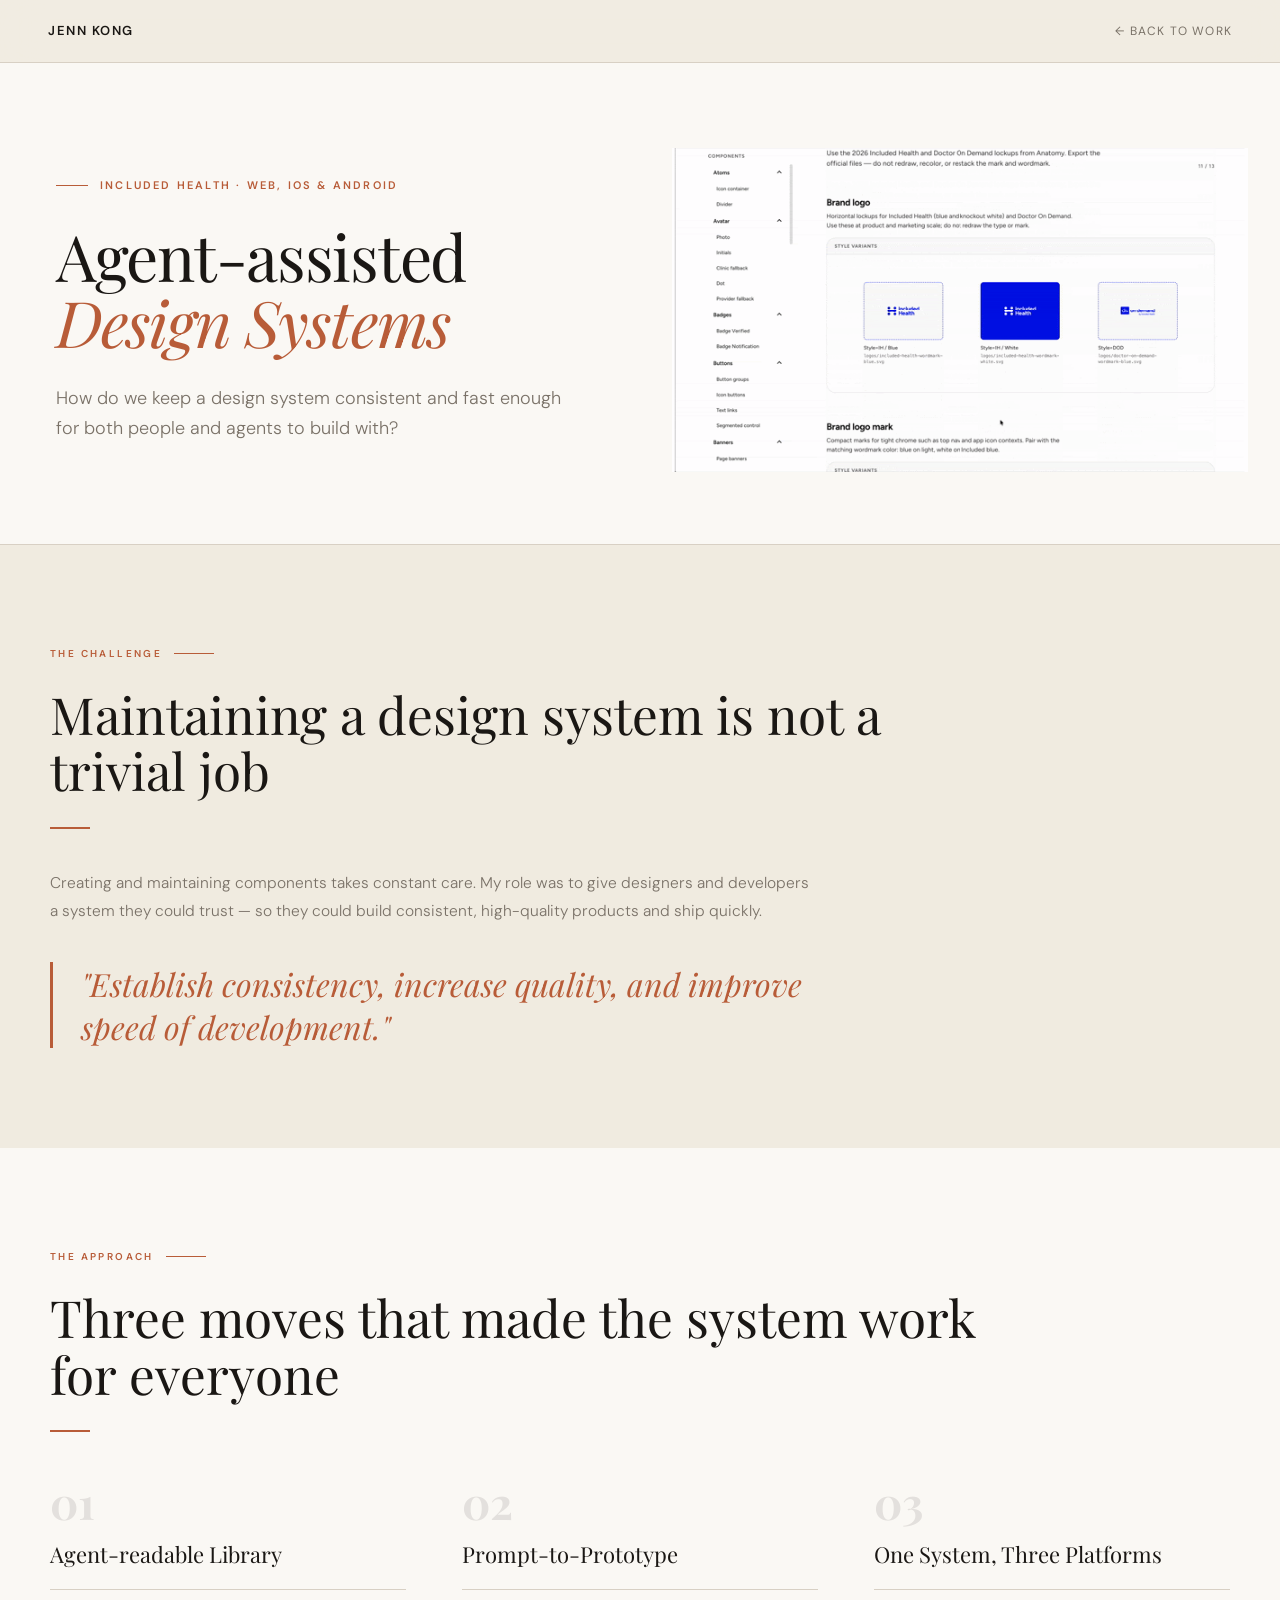
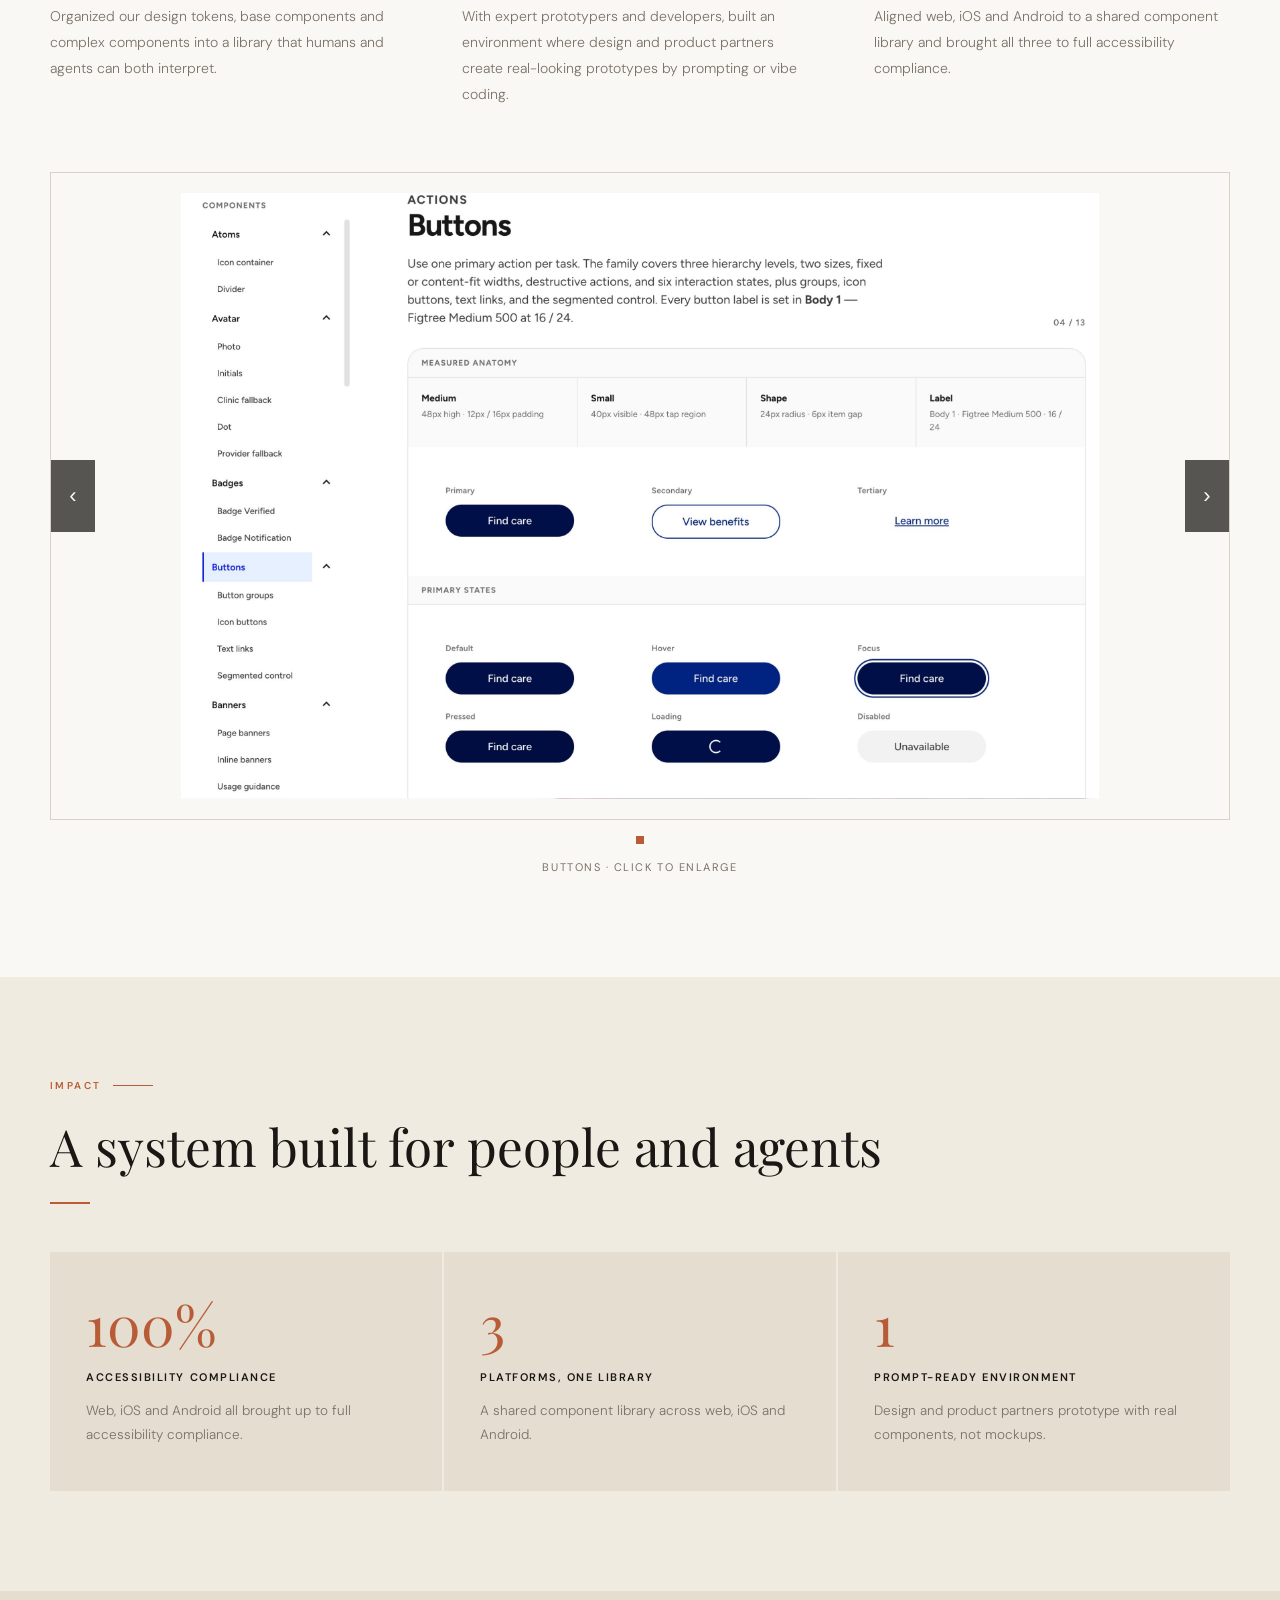
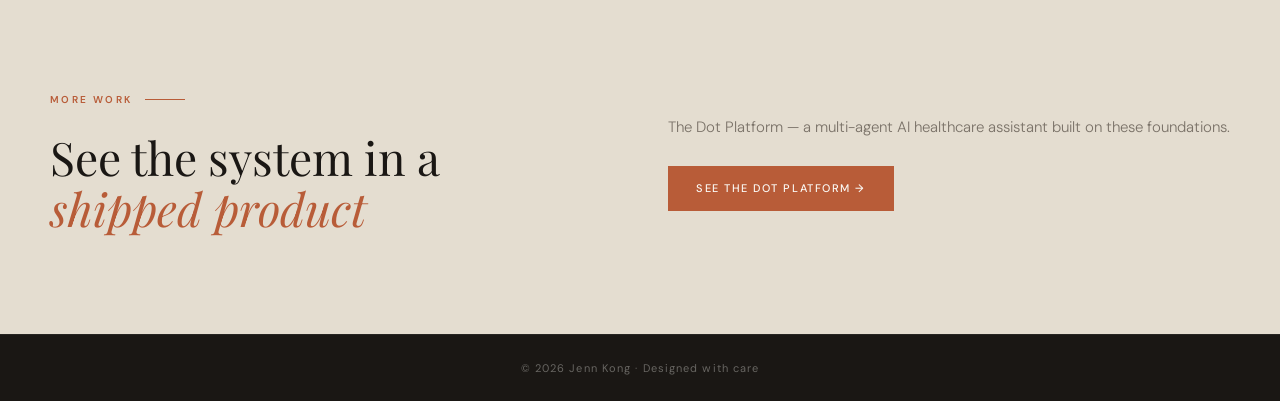
<file: case-studies/DesignSystems.html>
<!DOCTYPE html>
<html lang="en">
<head>
  <meta charset="UTF-8" />
  <meta name="viewport" content="width=device-width, initial-scale=1.0" />
  <title>Agent-assisted Design Systems — Jenn Kong</title>
  <link rel="preconnect" href="https://fonts.googleapis.com" />
  <link rel="preconnect" href="https://fonts.gstatic.com" crossorigin="anonymous" />
  <link href="https://fonts.googleapis.com/css2?family=Playfair+Display:ital,wght@0,300;0,400;0,500;0,700;1,300;1,400&family=DM+Sans:wght@300;400;500;600&display=swap" rel="stylesheet" />
  <link rel="stylesheet" href="../case-study.css" />
</head>
<body class="cs-body">
<div class="cs-page">

  <nav class="cs-nav">
    <a href="../index.html" class="cs-nav__logo">Jenn Kong</a>
    <a href="../index.html#projects" class="cs-nav__back">&larr; Back to Work</a>
  </nav>

  <section class="cs-hero">
    <div class="cs-hero__text cs-reveal">
      <div class="cs-hero__tag">Included Health &middot; Web, iOS &amp; Android</div>
      <h1 class="cs-hero__title">Agent-assisted <em>Design Systems</em></h1>
      <p class="cs-hero__lede" style="font-size: 18px; line-height: 1.7;">How do we keep a design system consistent and fast enough for both people and agents to build with?</p>
    </div>
    <div class="cs-hero__media">
      <img src="../images/ds-hero.gif" alt="Design system documentation — scrolling through components and guidance" />
    </div>
  </section>

  <section class="cs-section cs-section--sand">
    <div class="cs-wrap">
      <div class="cs-label"><span>The Challenge</span></div>
      <h2 class="cs-h2" style="max-width: 900px;">Maintaining a design system is not a trivial job</h2>
      <div class="cs-rule cs-rule--tight"></div>
      <div class="cs-prose cs-reveal">
        <p>Creating and maintaining components takes constant care. My role was to give designers and developers a system they could trust — so they could build consistent, high-quality products and ship quickly.</p>
        <blockquote class="cs-quote" style="margin-bottom: 0;">"Establish consistency, increase quality, and improve speed of development."</blockquote>
      </div>
    </div>
  </section>

  <section class="cs-section cs-section--white">
    <div class="cs-wrap">
      <div class="cs-label"><span>The Approach</span></div>
      <h2 class="cs-h2">Three moves that made the system work for everyone</h2>
      <div class="cs-rule"></div>
      <div class="cs-grid-3 cs-reveal">
        <div class="cs-phase">
          <div class="cs-phase__n">01</div>
          <h3>Agent-readable Library</h3>
          <p>Organized our design tokens, base components and complex components into a library that humans and agents can both interpret.</p>
        </div>
        <div class="cs-phase">
          <div class="cs-phase__n">02</div>
          <h3>Prompt-to-Prototype</h3>
          <p>With expert prototypers and developers, built an environment where design and product partners create real-looking prototypes by prompting or vibe coding.</p>
        </div>
        <div class="cs-phase">
          <div class="cs-phase__n">03</div>
          <h3>One System, Three Platforms</h3>
          <p>Aligned web, iOS and Android to a shared component library and brought all three to full accessibility compliance.</p>
        </div>
      </div>

      
      <div class="cs-carousel cs-reveal" id="csCarousel" style="margin-top: 64px;">
        <div class="cs-carousel__frame" id="csFrame">
          <div class="cs-carousel__track" id="csTrack">
            <div class="cs-carousel__slide" data-caption="Design system overview"><video src="../images/ds-1.mp4" autoplay muted loop playsinline aria-label="Design system overview" style="max-width:100%;max-height:100%;object-fit:contain;display:block;"></video></div>
            <div class="cs-carousel__slide" data-caption="Buttons"><img src="../images/ds-2.png" alt="Buttons documentation — anatomy and states" /></div>
            <div class="cs-carousel__slide" data-caption="Chat UI components"><video src="../images/ds-3.mp4" autoplay muted loop playsinline aria-label="Chat UI components — multi-select replies in action" style="max-width:100%;max-height:100%;object-fit:contain;display:block;"></video></div>
          </div>
          <button class="cs-carousel__btn cs-carousel__btn--prev" onclick="csMove(-1, event)">&lsaquo;</button>
          <button class="cs-carousel__btn cs-carousel__btn--next" onclick="csMove(1, event)">&rsaquo;</button>
        </div>
        <div class="cs-carousel__dots" id="csDots"></div>
        <div class="cs-carousel__caption"><span id="csCaption"></span> &middot; Click to enlarge</div>
      </div>
    </div>
  </section>

  <section class="cs-section cs-section--sand">
    <div class="cs-wrap">
      <div class="cs-label"><span>Impact</span></div>
      <h2 class="cs-h2" style="max-width: 900px;">A system built for people and agents</h2>
      <div class="cs-rule"></div>
      <div class="cs-results cs-reveal">
        <div class="cs-result">
          <div class="cs-result__stat">100%</div>
          <div class="cs-result__label">Accessibility Compliance</div>
          <p>Web, iOS and Android all brought up to full accessibility compliance.</p>
        </div>
        <div class="cs-result">
          <div class="cs-result__stat">3</div>
          <div class="cs-result__label">Platforms, One Library</div>
          <p>A shared component library across web, iOS and Android.</p>
        </div>
        <div class="cs-result">
          <div class="cs-result__stat">1</div>
          <div class="cs-result__label">Prompt-ready Environment</div>
          <p>Design and product partners prototype with real components, not mockups.</p>
        </div>
      </div>
    </div>
  </section>

  <section class="cs-section cs-section--stone">
    <div class="cs-wrap cs-cta cs-reveal">
      <div>
        <div class="cs-label"><span>More Work</span></div>
        <h2 class="cs-cta__title">See the system in a <em>shipped product</em></h2>
      </div>
      <div class="cs-cta__right">
        <p>The Dot Platform — a multi-agent AI healthcare assistant built on these foundations.</p>
        <a href="DotPlatform.html" class="cs-btn">See the Dot Platform &rarr;</a>
      </div>
    </div>
  </section>

  <footer class="cs-footer">&copy; 2026 Jenn Kong &middot; Designed with care</footer>

</div>

<script>
  var csCurrent = 0, csTimer, csSlides = [];

  function csBuild() {
    csSlides = Array.prototype.slice.call(document.querySelectorAll('#csTrack .cs-carousel__slide'));
    if (!csSlides.length) { document.getElementById('csCarousel').remove(); return; }
    var dots = document.getElementById('csDots');
    dots.innerHTML = '';
    csSlides.forEach(function (_, i) {
      var b = document.createElement('button');
      b.className = 'cs-carousel__dot';
      b.onclick = function () { csGoTo(i); };
      dots.appendChild(b);
    });
    if (csCurrent >= csSlides.length) csCurrent = 0;
    csUpdate();
  }

  // drop any slide whose image is missing, then rebuild
  document.querySelectorAll('#csTrack img, #csTrack video').forEach(function (el) {
    el.addEventListener('error', function () { el.closest('.cs-carousel__slide').remove(); csBuild(); });
  });

  function csUpdate() {
    if (!csSlides.length) return;
    document.getElementById('csTrack').style.transform = 'translateX(-' + (csCurrent * 100) + '%)';
    document.getElementById('csCaption').textContent = csSlides[csCurrent].getAttribute('data-caption');
    var dots = document.querySelectorAll('.cs-carousel__dot');
    for (var i = 0; i < dots.length; i++) dots[i].classList.toggle('is-active', i === csCurrent);
  }
  function csStart() {
    clearInterval(csTimer);
    csTimer = setInterval(function () { if (csSlides.length) { csCurrent = (csCurrent + 1) % csSlides.length; csUpdate(); } }, 5000);
  }
  function csMove(dir, e) {
    if (e) e.stopPropagation();
    clearInterval(csTimer);
    csCurrent = (csCurrent + dir + csSlides.length) % csSlides.length;
    csUpdate();
  }
  function csGoTo(i) { clearInterval(csTimer); csCurrent = i; csUpdate(); }

  document.getElementById('csFrame').addEventListener('click', function (e) {
    if (e.target.tagName === 'BUTTON' || !csSlides.length) return;
    clearInterval(csTimer);
    var src = csSlides[csCurrent].querySelector('img, video');
    var box = document.createElement('div');
    box.className = 'cs-lightbox';
    var media;
    if (src.tagName === 'VIDEO') {
      media = document.createElement('video');
      media.src = src.currentSrc || src.src;
      media.autoplay = true; media.muted = true; media.loop = true; media.playsInline = true;
      media.setAttribute('aria-label', src.getAttribute('aria-label') || '');
      media.style.cssText = 'max-width:100%;max-height:100%;object-fit:contain;background:#faf8f4';
    } else {
      media = document.createElement('img');
      media.src = src.src;
      media.alt = src.alt;
    }
    box.appendChild(media);
    function close() { box.remove(); document.removeEventListener('keydown', onKey); }
    function onKey(ev) { if (ev.key === 'Escape') close(); }
    box.addEventListener('click', close);
    document.addEventListener('keydown', onKey);
    document.body.appendChild(box);
  });

  csBuild();
  csStart();

  var csObserver = new IntersectionObserver(function (entries) {
    entries.forEach(function (e) {
      if (e.isIntersecting) { e.target.classList.add('is-visible'); csObserver.unobserve(e.target); }
    });
  }, { threshold: 0.08 });
  document.querySelectorAll('.cs-reveal').forEach(function (el) { csObserver.observe(el); });
</script>
</body>
</html>
</file>
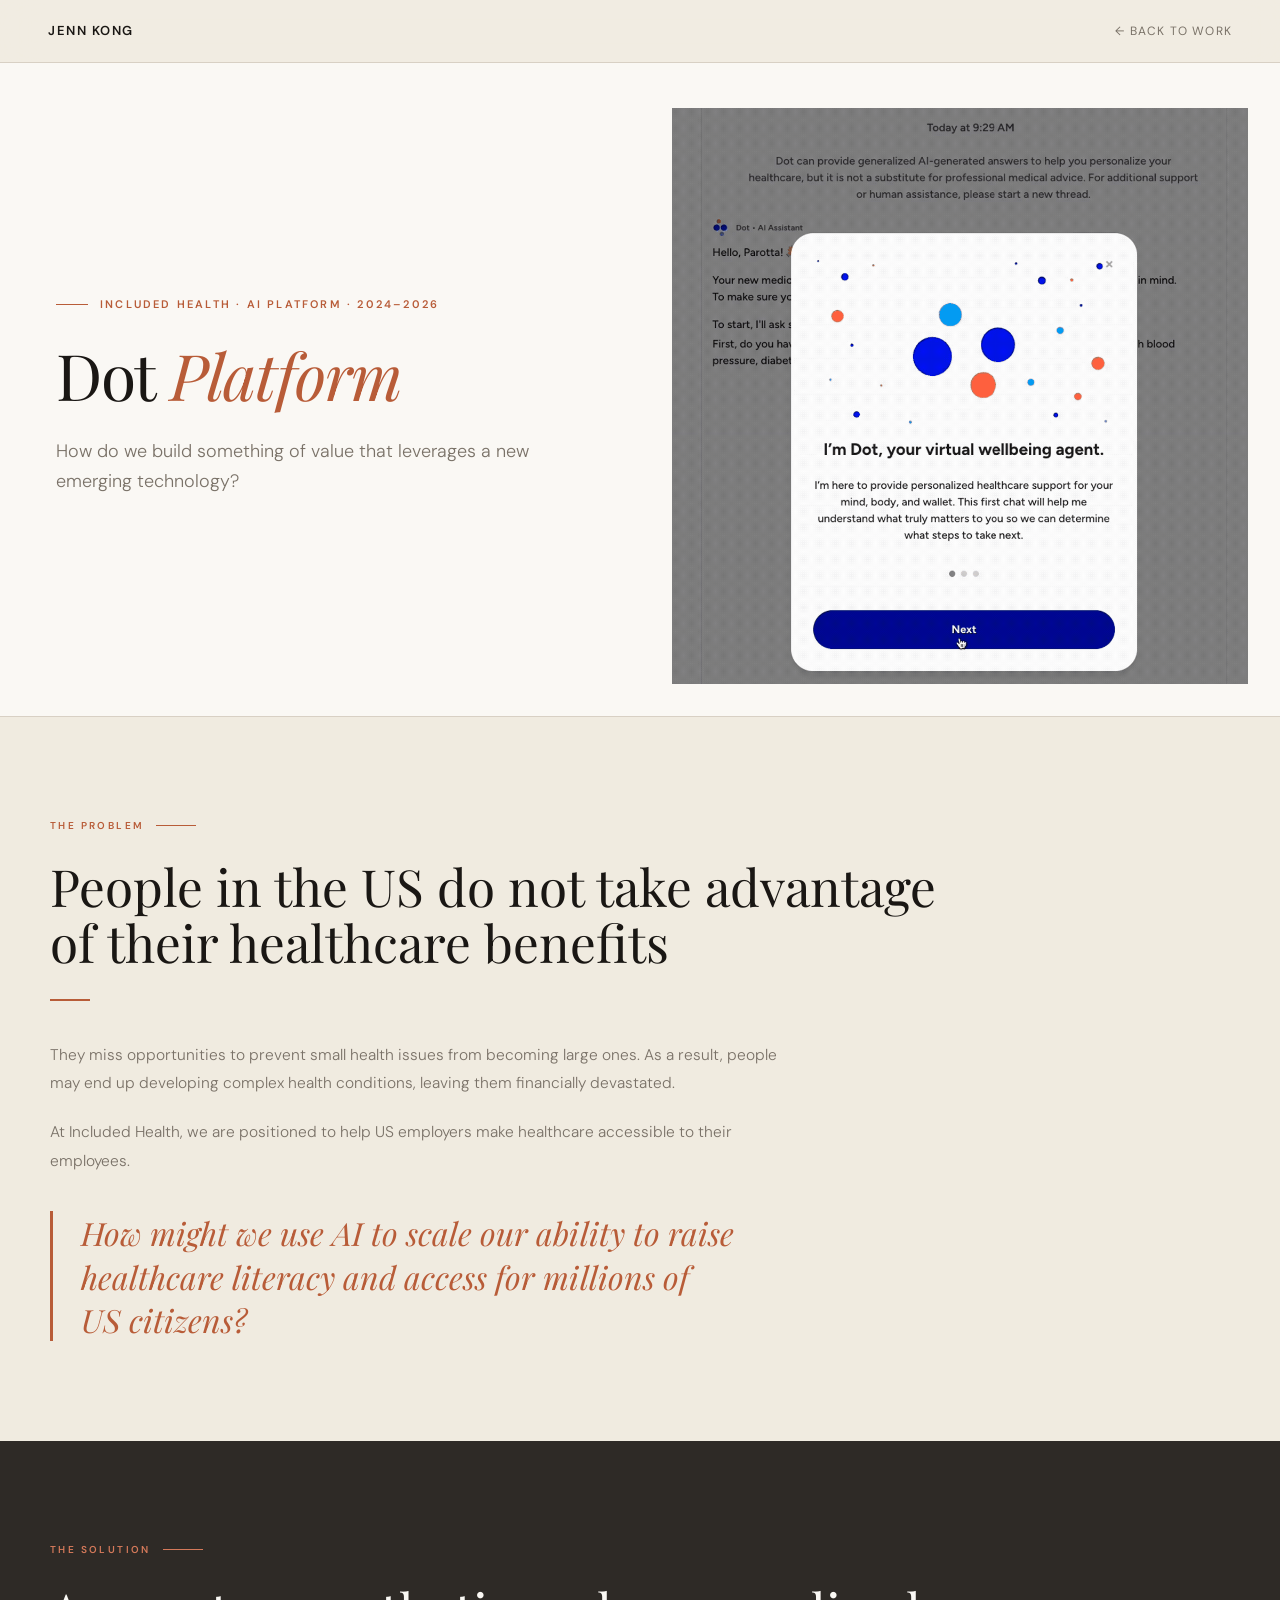
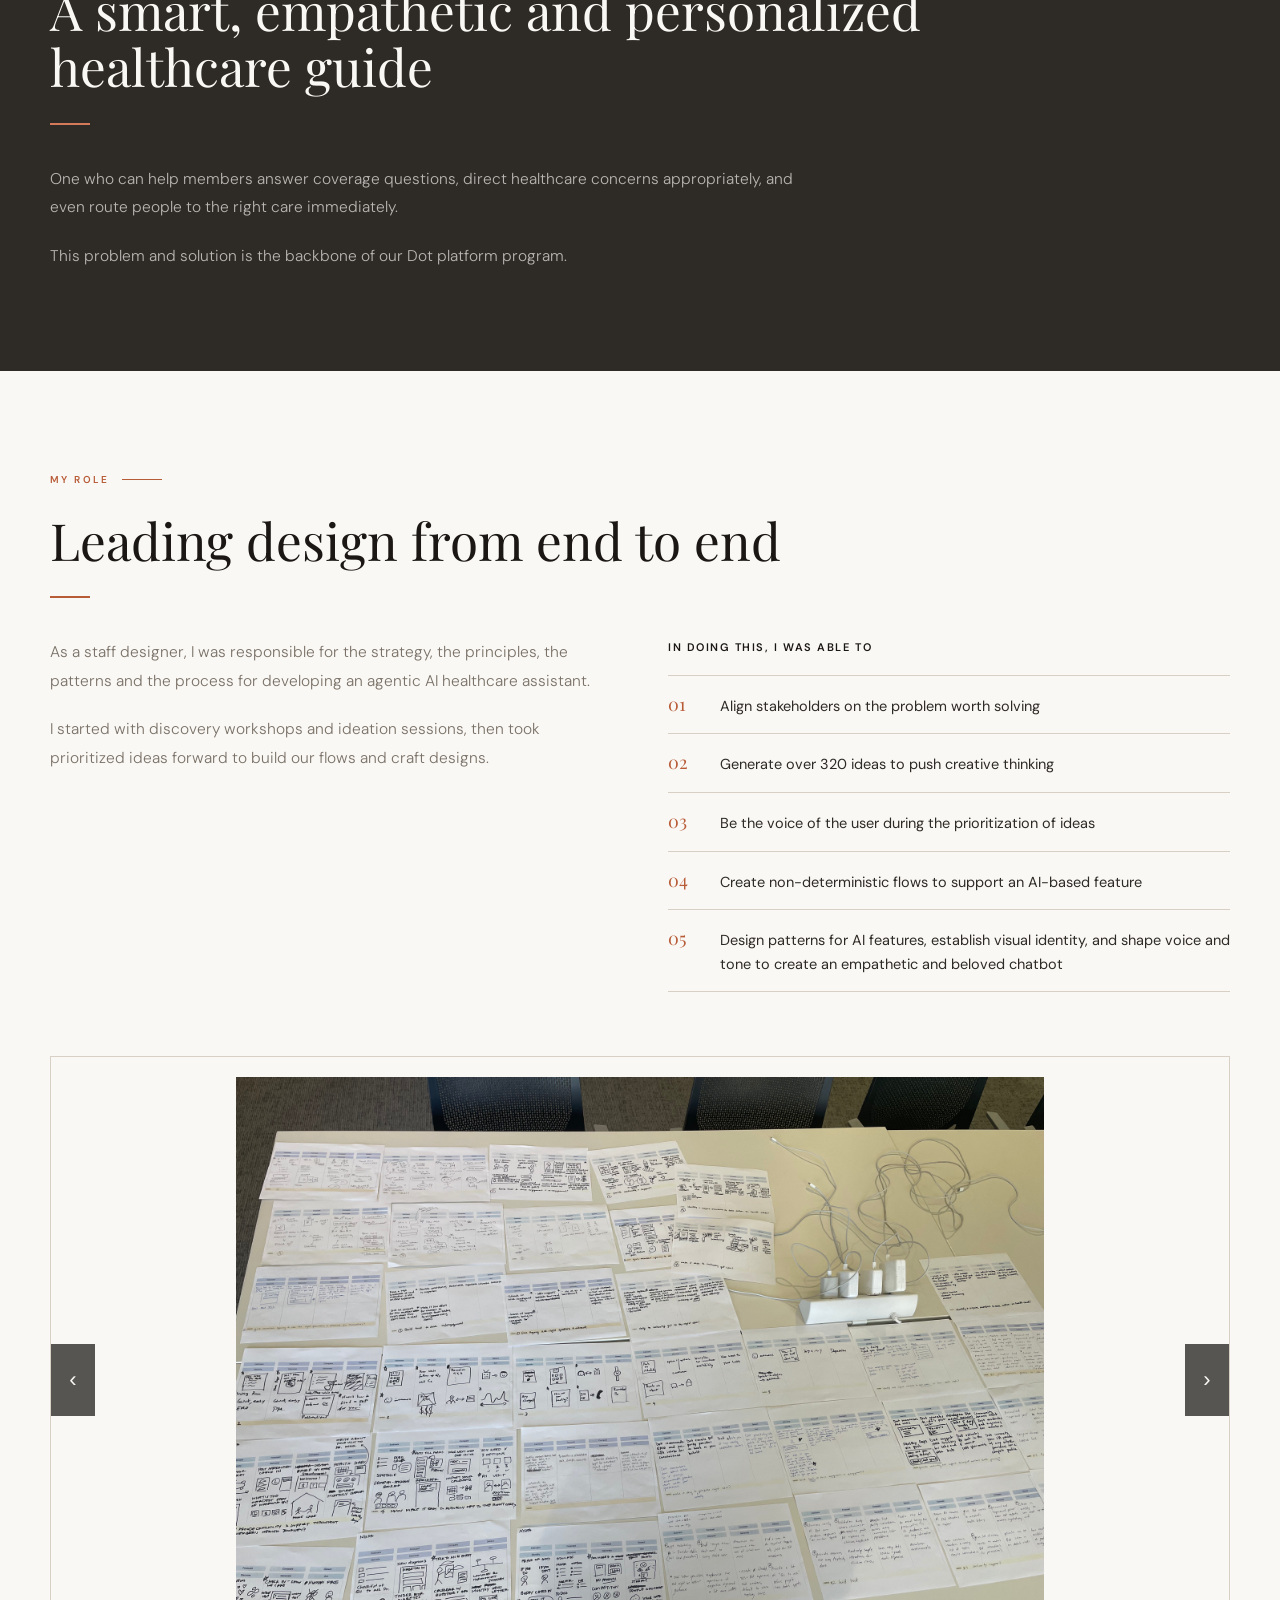
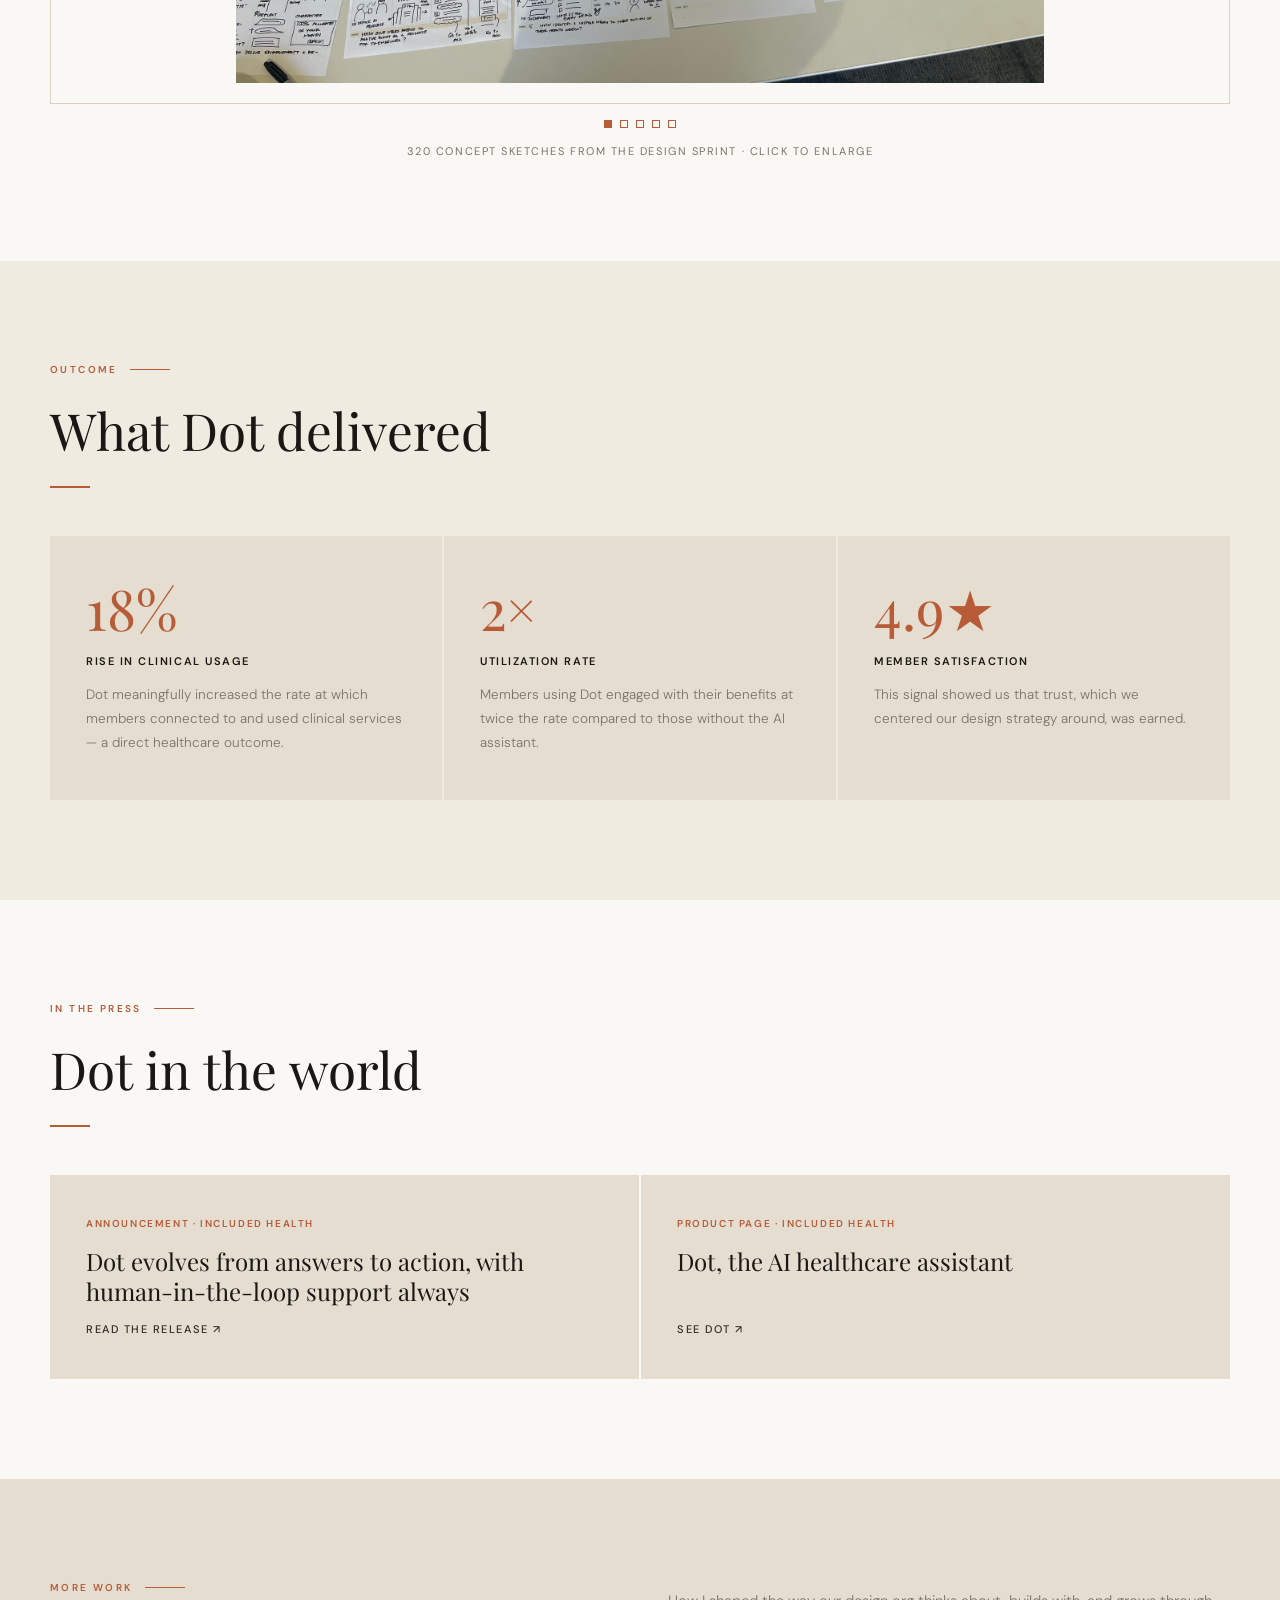
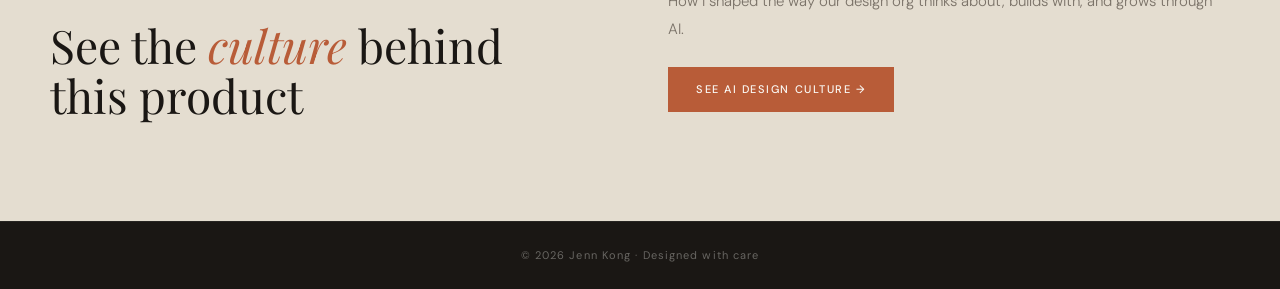
<file: case-studies/DotPlatform.html>
<!DOCTYPE html>
<html lang="en">
<head>
  <meta charset="UTF-8" />
  <meta name="viewport" content="width=device-width, initial-scale=1.0" />
  <title>The Dot Platform — Jenn Kong</title>
  <link rel="preconnect" href="https://fonts.googleapis.com" />
  <link rel="preconnect" href="https://fonts.gstatic.com" crossorigin="anonymous" />
  <link href="https://fonts.googleapis.com/css2?family=Playfair+Display:ital,wght@0,300;0,400;0,500;0,700;1,300;1,400&family=DM+Sans:wght@300;400;500;600&display=swap" rel="stylesheet" />
  <link rel="stylesheet" href="../case-study.css" />
</head>
<body class="cs-body">
<div class="cs-page">

  <nav class="cs-nav">
    <a href="../index.html" class="cs-nav__logo">Jenn Kong</a>
    <a href="../index.html#projects" class="cs-nav__back">&larr; Back to Work</a>
  </nav>

  <section class="cs-hero">
    <div class="cs-hero__text cs-reveal">
      <div class="cs-hero__tag">Included Health &middot; AI Platform &middot; 2024&ndash;2026</div>
      <h1 class="cs-hero__title">Dot <em>Platform</em></h1>
      <p class="cs-hero__lede" style="font-size: 18px; line-height: 1.7;">How do we build something of value that leverages a new emerging technology?</p>
    </div>
    <div class="cs-hero__media">
      <img src="../images/DotIntro.gif" alt="Dot Platform — product introduction" />
    </div>
  </section>

  <section class="cs-section cs-section--sand">
    <div class="cs-wrap">
      <div class="cs-label"><span>The Problem</span></div>
      <h2 class="cs-h2" style="max-width: 900px;">People in the US do not take advantage of their healthcare benefits</h2>
      <div class="cs-rule cs-rule--tight"></div>
      <div class="cs-prose cs-reveal">
        <p>They miss opportunities to prevent small health issues from becoming large ones. As a result, people may end up developing complex health conditions, leaving them financially devastated.</p>
        <p>At Included Health, we are positioned to help US employers make healthcare accessible to their employees.</p>
        <blockquote class="cs-quote" style="margin-bottom: 0;">How might we use AI to scale our ability to raise healthcare literacy and access for millions of US citizens?</blockquote>
      </div>
    </div>
  </section>

  <section class="cs-section cs-section--charcoal">
    <div class="cs-wrap">
      <div class="cs-label"><span>The Solution</span></div>
      <h2 class="cs-h2" style="max-width: 900px;">A smart, empathetic and personalized healthcare guide</h2>
      <div class="cs-rule cs-rule--tight"></div>
      <div class="cs-prose cs-reveal">
        <p>One who can help members answer coverage questions, direct healthcare concerns appropriately, and even route people to the right care immediately.</p>
        <p>This problem and solution is the backbone of our Dot platform program.</p>
      </div>
    </div>
  </section>

  <section class="cs-section cs-section--white">
    <div class="cs-wrap">
      <div class="cs-label"><span>My Role</span></div>
      <h2 class="cs-h2">Leading design from end to end</h2>
      <div class="cs-rule cs-rule--tight"></div>
      <div class="cs-role cs-reveal">
        <div class="cs-prose">
          <p>As a staff designer, I was responsible for the strategy, the principles, the patterns and the process for developing an agentic AI healthcare assistant.</p>
          <p>I started with discovery workshops and ideation sessions, then took prioritized ideas forward to build our flows and craft designs.</p>
        </div>
        <div>
          <div class="cs-result__label" style="margin-bottom: 18px;">In doing this, I was able to</div>
          <ol class="cs-numbered">
            <li><span class="cs-numbered__n">01</span><span>Align stakeholders on the problem worth solving</span></li>
            <li><span class="cs-numbered__n">02</span><span>Generate over 320 ideas to push creative thinking</span></li>
            <li><span class="cs-numbered__n">03</span><span>Be the voice of the user during the prioritization of ideas</span></li>
            <li><span class="cs-numbered__n">04</span><span>Create non-deterministic flows to support an AI-based feature</span></li>
            <li><span class="cs-numbered__n">05</span><span>Design patterns for AI features, establish visual identity, and shape voice and tone to create an empathetic and beloved chatbot</span></li>
          </ol>
        </div>
      </div>

      <div class="cs-carousel cs-reveal" style="margin-top: 64px;">
        <div class="cs-carousel__frame" id="csFrame">
          <div class="cs-carousel__track" id="csTrack">
            <div class="cs-carousel__slide"><img src="../images/320ideas.jpg" alt="320 concept sketches" /></div>
            <div class="cs-carousel__slide"><img src="../images/7-concepts.png" alt="7 themes" /></div>
            <div class="cs-carousel__slide"><img src="../images/multi-agent-flow.png" alt="Multi-agent flow" /></div>
            <div class="cs-carousel__slide"><img src="../images/Dot_HITL.png" alt="Dot's Human-in-the-Loop Ability" /></div>
            <div class="cs-carousel__slide"><img src="../images/Dot_services.png" alt="Dot identifying multiple services" /></div>
          </div>
          <button class="cs-carousel__btn cs-carousel__btn--prev" onclick="csMove(-1, event)">&lsaquo;</button>
          <button class="cs-carousel__btn cs-carousel__btn--next" onclick="csMove(1, event)">&rsaquo;</button>
        </div>
        <div class="cs-carousel__dots">
          <button class="cs-carousel__dot is-active" onclick="csGoTo(0)"></button>
          <button class="cs-carousel__dot" onclick="csGoTo(1)"></button>
          <button class="cs-carousel__dot" onclick="csGoTo(2)"></button>
          <button class="cs-carousel__dot" onclick="csGoTo(3)"></button>
          <button class="cs-carousel__dot" onclick="csGoTo(4)"></button>
        </div>
        <div class="cs-carousel__caption"><span id="csCaption">320 concept sketches from the design sprint</span> &middot; Click to enlarge</div>
      </div>
    </div>
  </section>

  <section class="cs-section cs-section--sand">
    <div class="cs-wrap">
      <div class="cs-label"><span>Outcome</span></div>
      <h2 class="cs-h2">What Dot delivered</h2>
      <div class="cs-rule"></div>
      <div class="cs-results cs-reveal">
        <div class="cs-result">
          <div class="cs-result__stat">18%</div>
          <div class="cs-result__label">Rise in Clinical Usage</div>
          <p>Dot meaningfully increased the rate at which members connected to and used clinical services — a direct healthcare outcome.</p>
        </div>
        <div class="cs-result">
          <div class="cs-result__stat">2&times;</div>
          <div class="cs-result__label">Utilization Rate</div>
          <p>Members using Dot engaged with their benefits at twice the rate compared to those without the AI assistant.</p>
        </div>
        <div class="cs-result">
          <div class="cs-result__stat">4.9&#9733;</div>
          <div class="cs-result__label">Member Satisfaction</div>
          <p>This signal showed us that trust, which we centered our design strategy around, was earned.</p>
        </div>
      </div>
    </div>
  </section>

  <section class="cs-section cs-section--white">
    <div class="cs-wrap">
      <div class="cs-label"><span>In the Press</span></div>
      <h2 class="cs-h2">Dot in the world</h2>
      <div class="cs-rule"></div>
      <div class="cs-press cs-reveal">
        <a href="https://includedhealth.com/announcements/included-health-evolves-dot-from-answers-to-action-with-human-in-the-loop-support-always/" target="_blank" rel="noopener" class="cs-press__card">
          <div class="cs-press__kicker">Announcement &middot; Included Health</div>
          <div class="cs-press__title">Dot evolves from answers to action, with human-in-the-loop support always</div>
          <div class="cs-press__cta">Read the release &#8599;</div>
        </a>
        <a href="https://includedhealth.com/solutions/dot-ai-healthcare-assistant/" target="_blank" rel="noopener" class="cs-press__card">
          <div class="cs-press__kicker">Product Page &middot; Included Health</div>
          <div class="cs-press__title">Dot, the AI healthcare assistant</div>
          <div class="cs-press__cta">See Dot &#8599;</div>
        </a>
      </div>
    </div>
  </section>

  <section class="cs-section cs-section--stone">
    <div class="cs-wrap cs-cta cs-reveal">
      <div>
        <div class="cs-label"><span>More Work</span></div>
        <h2 class="cs-cta__title">See the <em>culture</em> behind this product</h2>
      </div>
      <div class="cs-cta__right">
        <p>How I shaped the way our design org thinks about, builds with, and grows through AI.</p>
        <a href="AIDesignCulture.html" class="cs-btn">See AI Design Culture &rarr;</a>
      </div>
    </div>
  </section>

  <footer class="cs-footer">&copy; 2026 Jenn Kong &middot; Designed with care</footer>

</div>

<script>
  var csSrcs = ['../images/320ideas.jpg', '../images/7-concepts.png', '../images/multi-agent-flow.png', '../images/Dot_HITL.png', '../images/Dot_services.png'];
  var csCaptions = ['320 concept sketches from the design sprint', 'Distilled into 7 themes', 'The multi-agent flow', "Dot's Human-in-the-Loop Ability", 'Dot identifying multiple services'];
  var csCurrent = 0;
  var csTotal = csSrcs.length;
  var csTimer;

  function csUpdate() {
    document.getElementById('csTrack').style.transform = 'translateX(-' + (csCurrent * 100) + '%)';
    document.getElementById('csCaption').textContent = csCaptions[csCurrent];
    var dots = document.querySelectorAll('.cs-carousel__dot');
    for (var i = 0; i < dots.length; i++) dots[i].classList.toggle('is-active', i === csCurrent);
  }
  function csStart() {
    clearInterval(csTimer);
    csTimer = setInterval(function () { csCurrent = (csCurrent + 1) % csTotal; csUpdate(); }, 5000);
  }
  function csMove(dir, e) {
    if (e) e.stopPropagation();
    clearInterval(csTimer);
    csCurrent = (csCurrent + dir + csTotal) % csTotal;
    csUpdate();
  }
  function csGoTo(i) { clearInterval(csTimer); csCurrent = i; csUpdate(); }

  document.getElementById('csFrame').addEventListener('click', function (e) {
    if (e.target.tagName === 'BUTTON') return;
    clearInterval(csTimer);
    var box = document.createElement('div');
    box.className = 'cs-lightbox';
    var img = document.createElement('img');
    img.src = csSrcs[csCurrent];
    img.alt = csCaptions[csCurrent];
    box.appendChild(img);
    function close() { box.remove(); document.removeEventListener('keydown', onKey); }
    function onKey(ev) { if (ev.key === 'Escape') close(); }
    box.addEventListener('click', close);
    document.addEventListener('keydown', onKey);
    document.body.appendChild(box);
  });

  csStart();

  var csObserver = new IntersectionObserver(function (entries) {
    entries.forEach(function (e) {
      if (e.isIntersecting) { e.target.classList.add('is-visible'); csObserver.unobserve(e.target); }
    });
  }, { threshold: 0.08 });
  document.querySelectorAll('.cs-reveal').forEach(function (el) { csObserver.observe(el); });
</script>
</body>
</html>
</file>
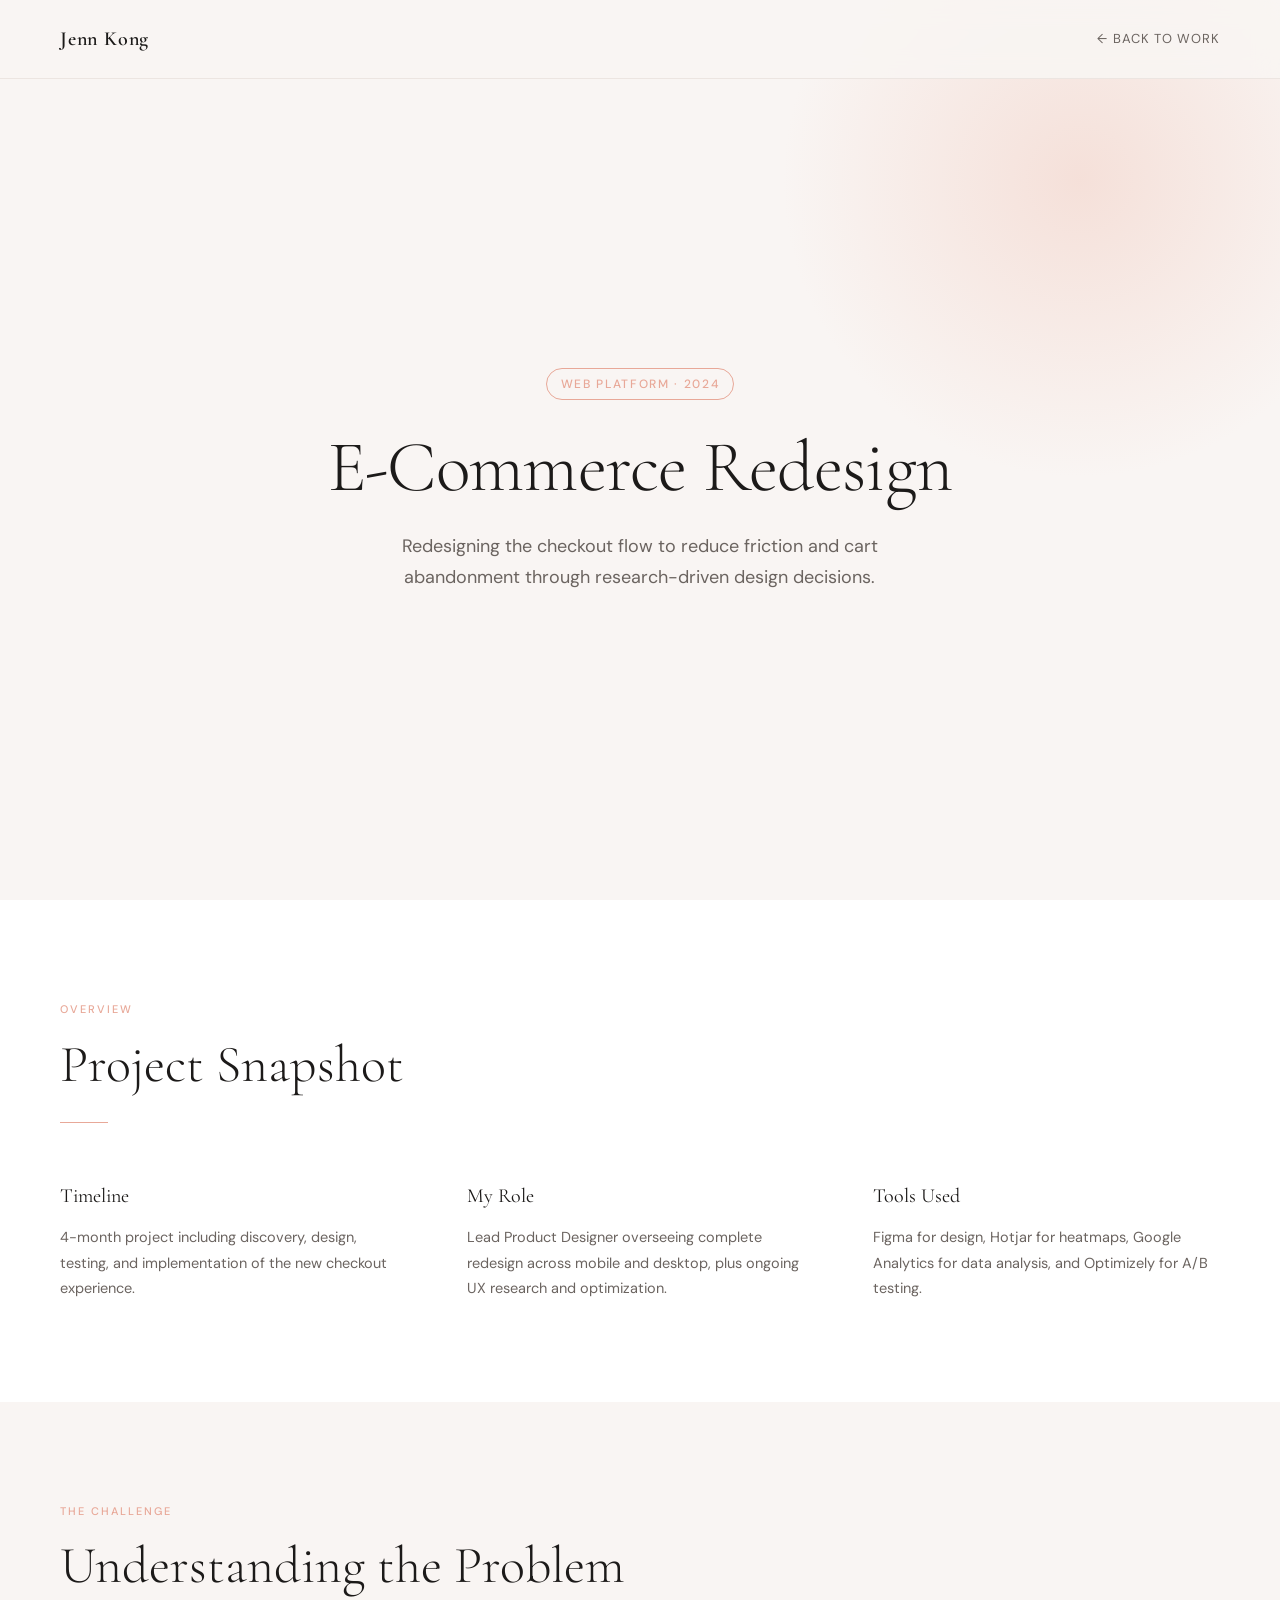
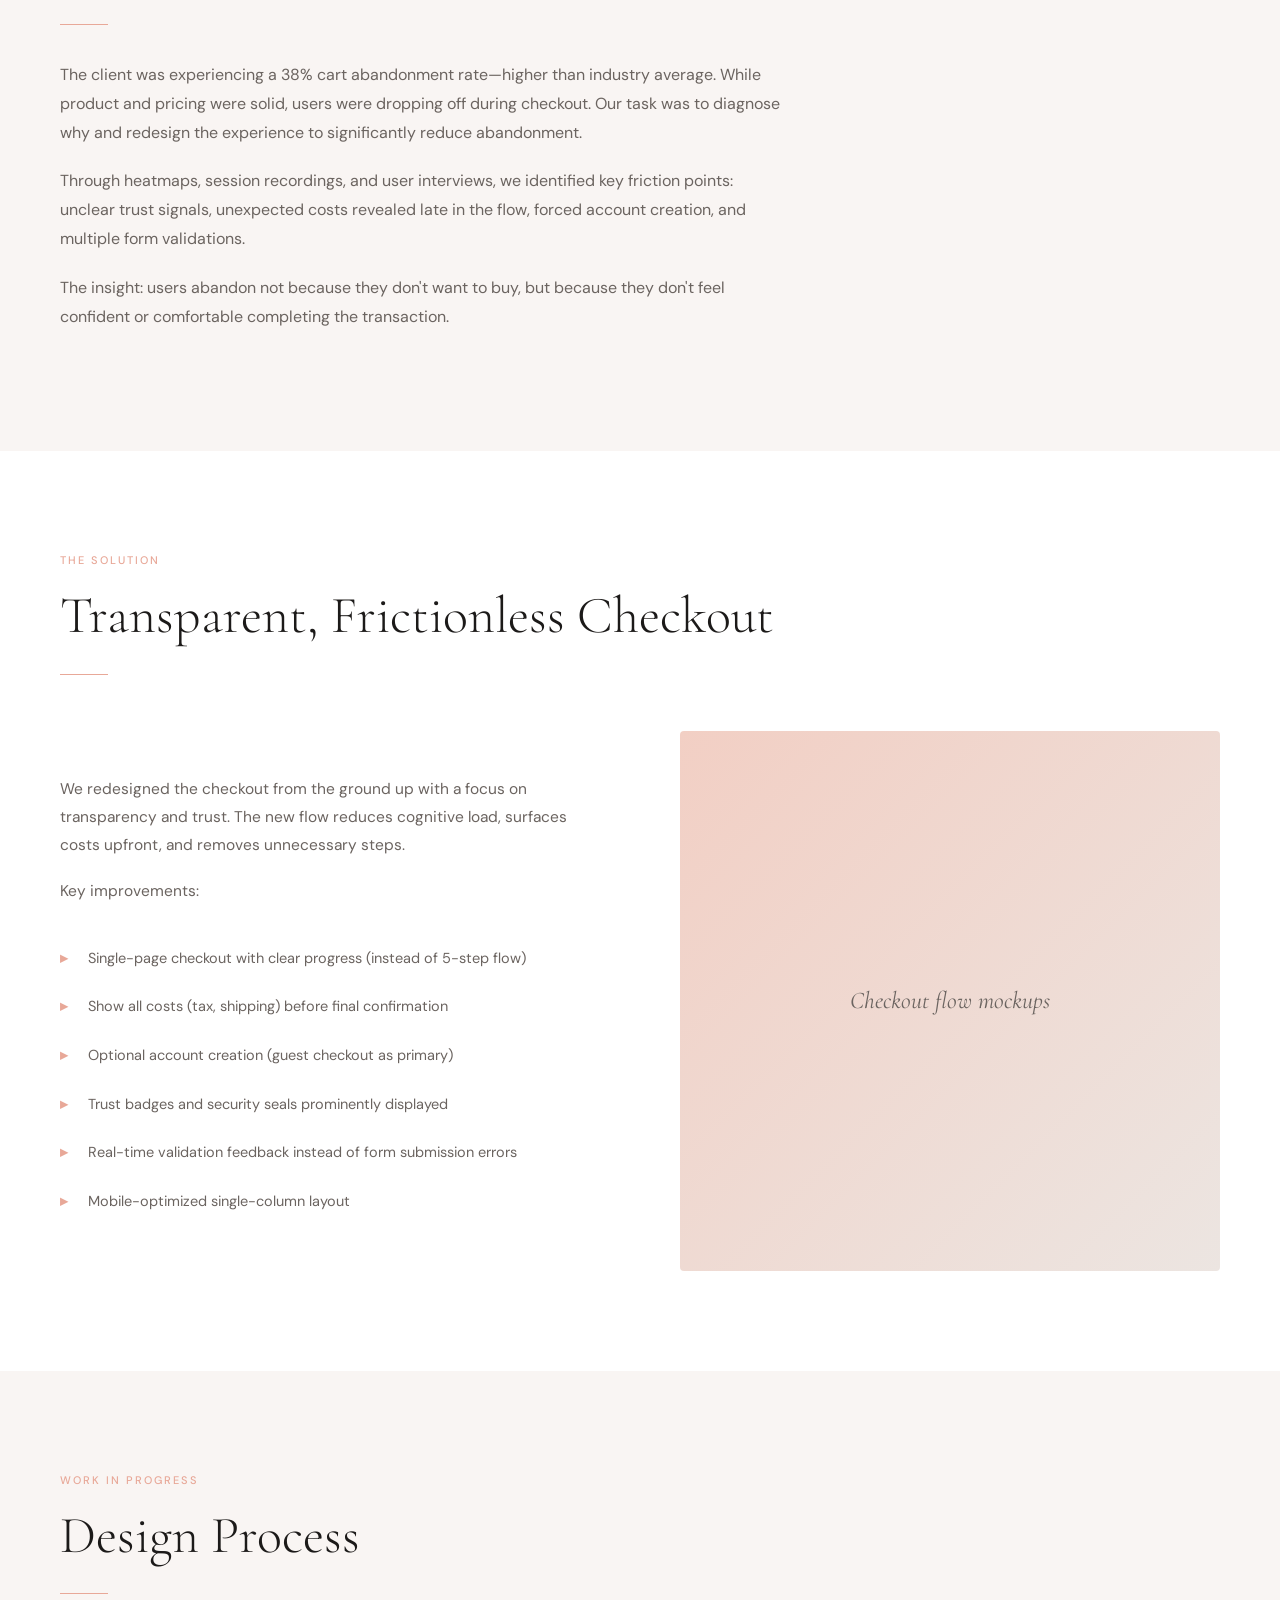
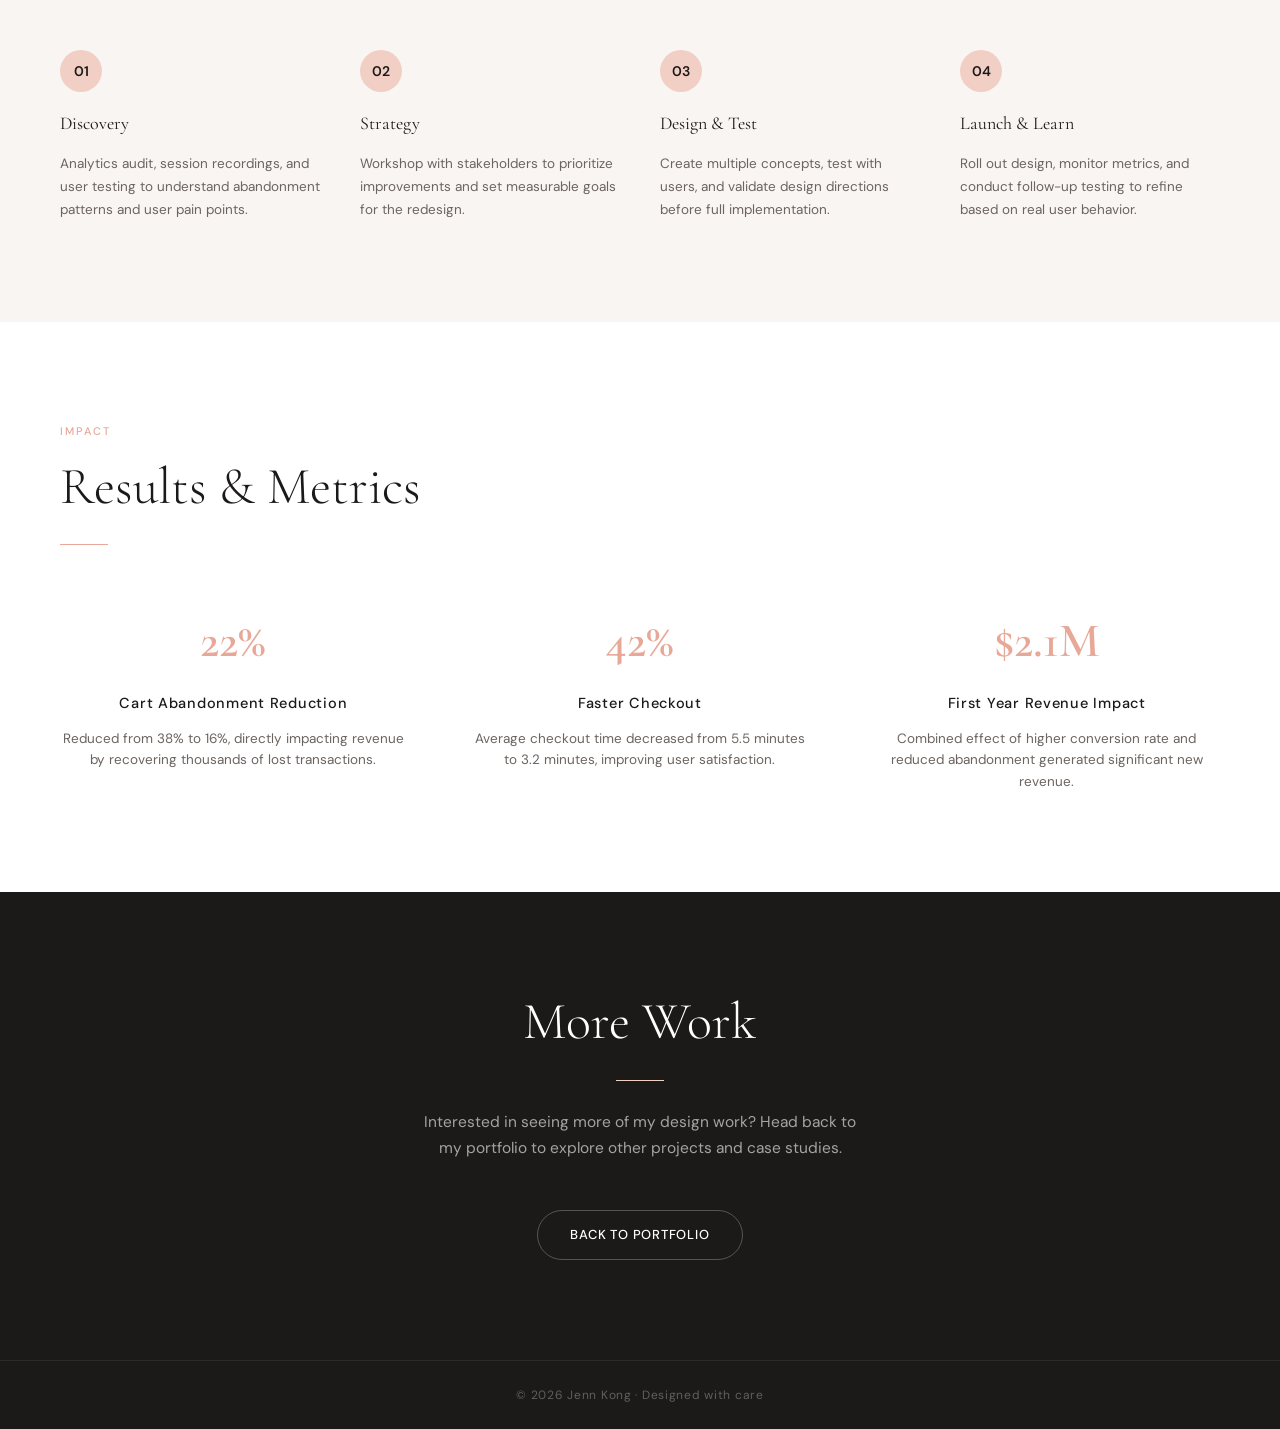
<file: case-studies/ecommerce-redesign.html>
<!DOCTYPE html>
<html lang="en">
<head>
  <meta charset="UTF-8" />
  <meta name="viewport" content="width=device-width, initial-scale=1.0" />
  <title>E-Commerce Redesign — Jenn Kong</title>
  <link href="https://fonts.googleapis.com/css2?family=Cormorant+Garamond:ital,wght@0,300;0,400;0,600;1,300;1,400&family=DM+Sans:wght@300;400;500&display=swap" rel="stylesheet" />
  <style>
    :root {
      --blush: #f2cfc4;
      --rose: #e8a898;
      --dark: #1c1a19;
      --mid: #6b6460;
      --light: #f9f5f3;
      --white: #ffffff;
      --border: #ece5e1;
    }

    *, *::before, *::after { box-sizing: border-box; margin: 0; padding: 0; }

    html { scroll-behavior: smooth; }

    body {
      font-family: 'DM Sans', sans-serif;
      background: var(--light);
      color: var(--dark);
      font-size: 15px;
      line-height: 1.7;
      overflow-x: hidden;
    }

    /* ── NAV ── */
    nav {
      position: fixed; top: 0; left: 0; right: 0; z-index: 100;
      display: flex; justify-content: space-between; align-items: center;
      padding: 22px 60px;
      background: rgba(249,245,243,0.88);
      backdrop-filter: blur(12px);
      border-bottom: 1px solid var(--border);
    }
    .nav-logo {
      font-family: 'Cormorant Garamond', serif;
      font-size: 20px; font-weight: 600; letter-spacing: 0.04em;
      color: var(--dark); text-decoration: none;
    }
    .nav-back {
      font-size: 13px; font-weight: 400; letter-spacing: 0.08em;
      text-transform: uppercase; color: var(--mid);
      text-decoration: none; transition: color 0.2s;
    }
    .nav-back:hover { color: var(--dark); }

    /* ── CASE STUDY HEADER ── */
    .case-study-hero {
      min-height: 100vh;
      display: flex; align-items: center; justify-content: center;
      padding: 140px 60px 80px;
      position: relative; overflow: hidden;
      text-align: center;
    }
    .hero-bg-circle {
      position: absolute; top: -120px; right: -100px;
      width: 600px; height: 600px; border-radius: 50%;
      background: radial-gradient(circle, var(--blush) 0%, transparent 70%);
      opacity: 0.55; pointer-events: none;
    }
    .case-study-header {
      max-width: 720px; position: relative; z-index: 1;
    }
    .case-tag {
      display: inline-block; font-size: 12px; letter-spacing: 0.14em;
      text-transform: uppercase; color: var(--rose);
      border: 1px solid var(--rose); padding: 5px 14px; border-radius: 20px;
      margin-bottom: 28px; font-weight: 500;
    }
    h1 {
      font-family: 'Cormorant Garamond', serif;
      font-size: clamp(44px, 7vw, 72px);
      font-weight: 300; line-height: 1.1; letter-spacing: -0.01em;
      color: var(--dark); margin-bottom: 24px;
    }
    .case-subtitle {
      font-size: 18px; color: var(--mid);
      max-width: 500px; margin: 0 auto;
    }

    /* ── SECTION ── */
    section { padding: 100px 60px; }
    .section-label {
      font-size: 11px; letter-spacing: 0.18em; text-transform: uppercase;
      color: var(--rose); font-weight: 500; margin-bottom: 16px;
    }
    h2 {
      font-family: 'Cormorant Garamond', serif;
      font-size: clamp(34px, 5vw, 52px); font-weight: 300;
      line-height: 1.15; color: var(--dark); margin-bottom: 28px;
    }
    .divider {
      width: 48px; height: 1px; background: var(--rose);
      margin-bottom: 36px;
    }

    /* ── OVERVIEW ── */
    #overview { background: var(--white); }
    .overview-grid {
      display: grid; grid-template-columns: repeat(3, 1fr);
      gap: 60px; margin-top: 56px;
    }
    .overview-item h3 {
      font-family: 'Cormorant Garamond', serif;
      font-size: 20px; font-weight: 400; color: var(--dark);
      margin-bottom: 12px;
    }
    .overview-item p {
      color: var(--mid); font-size: 14.5px; line-height: 1.75;
    }

    /* ── PROBLEM ── */
    #problem { background: var(--light); }
    .problem-content {
      max-width: 720px; margin-top: 36px;
    }
    .problem-content p {
      color: var(--mid); font-size: 16px; line-height: 1.8;
      margin-bottom: 20px;
    }

    /* ── SOLUTION ── */
    #solution { background: var(--white); }
    .solution-grid {
      display: grid; grid-template-columns: 1fr 1fr;
      gap: 80px; align-items: center; margin-top: 56px;
    }
    .solution-text {
      color: var(--mid);
    }
    .solution-text p {
      margin-bottom: 18px; font-size: 15.5px; line-height: 1.8;
    }
    .solution-list {
      list-style: none; margin-top: 28px;
    }
    .solution-list li {
      padding: 12px 0; padding-left: 28px; position: relative;
      color: var(--mid); font-size: 14.5px;
    }
    .solution-list li::before {
      content: '▸'; position: absolute; left: 0; color: var(--rose);
      font-weight: bold;
    }
    .solution-image {
      aspect-ratio: 1; border-radius: 4px;
      background: linear-gradient(135deg, var(--blush), var(--border));
      display: flex; align-items: center; justify-content: center;
      font-family: 'Cormorant Garamond', serif;
      font-size: 24px; color: var(--mid); font-style: italic;
    }

    /* ── PROCESS ── */
    #process { background: var(--light); }
    .process-timeline {
      display: grid; grid-template-columns: repeat(4, 1fr);
      gap: 40px; margin-top: 56px;
    }
    .timeline-item h3 {
      font-family: 'Cormorant Garamond', serif;
      font-size: 18px; font-weight: 400; color: var(--dark);
      margin-bottom: 14px;
    }
    .timeline-item p {
      color: var(--mid); font-size: 13.5px; line-height: 1.7;
    }
    .timeline-step {
      display: inline-block; width: 42px; height: 42px;
      border-radius: 50%; background: var(--blush);
      display: flex; align-items: center; justify-content: center;
      font-weight: 600; color: var(--dark); margin-bottom: 16px;
      font-size: 14px;
    }

    /* ── RESULTS ── */
    #results { background: var(--white); }
    .results-grid {
      display: grid; grid-template-columns: repeat(3, 1fr);
      gap: 60px; margin-top: 56px;
    }
    .result-card {
      text-align: center;
    }
    .result-stat {
      font-family: 'Cormorant Garamond', serif;
      font-size: 48px; font-weight: 600; color: var(--rose);
      margin-bottom: 8px;
    }
    .result-label {
      color: var(--dark); font-size: 14.5px; font-weight: 500;
      letter-spacing: 0.05em;
    }
    .result-desc {
      color: var(--mid); font-size: 13.5px; margin-top: 12px;
      line-height: 1.6;
    }

    /* ── CTA ── */
    .case-study-cta {
      text-align: center; padding: 100px 60px;
      background: var(--dark); color: var(--white);
    }
    .case-study-cta h2 { color: var(--white); }
    .case-study-cta .divider { background: var(--blush); margin: 28px auto; }
    .case-study-cta p {
      color: rgba(255,255,255,0.6); max-width: 440px;
      margin: 0 auto 48px; font-size: 15.5px;
    }
    .btn {
      display: inline-block; padding: 13px 32px; border-radius: 40px;
      font-size: 13px; font-weight: 500; letter-spacing: 0.06em;
      text-transform: uppercase; text-decoration: none;
      transition: all 0.25s;
    }
    .btn-outline {
      background: transparent; color: var(--white);
      border: 1px solid rgba(255,255,255,0.25);
    }
    .btn-outline:hover {
      background: var(--blush); color: var(--dark);
      border-color: var(--blush);
    }

    /* ── FOOTER ── */
    footer {
      background: var(--dark); color: rgba(255,255,255,0.3);
      text-align: center; font-size: 12px; letter-spacing: 0.06em;
      padding: 24px 60px; border-top: 1px solid rgba(255,255,255,0.07);
    }

    /* ── RESPONSIVE ── */
    @media (max-width: 900px) {
      nav { padding: 18px 28px; }
      section { padding: 72px 28px; }
      .case-study-hero { padding: 120px 28px 60px; }
      .overview-grid,
      .solution-grid,
      .results-grid { grid-template-columns: 1fr; gap: 40px; }
      .process-timeline { grid-template-columns: 1fr 1fr; }
    }
    @media (max-width: 600px) {
      .process-timeline { grid-template-columns: 1fr; }
    }
  </style>
</head>
<body>

  <!-- NAV -->
  <nav>
    <a href="../index.html" class="nav-logo">Jenn Kong</a>
    <a href="../index.html#projects" class="nav-back">← Back to Work</a>
  </nav>

  <!-- HERO -->
  <section class="case-study-hero">
    <div class="hero-bg-circle"></div>
    <div class="case-study-header">
      <div class="case-tag">Web Platform · 2024</div>
      <h1>E-Commerce Redesign</h1>
      <p class="case-subtitle">Redesigning the checkout flow to reduce friction and cart abandonment through research-driven design decisions.</p>
    </div>
  </section>

  <!-- OVERVIEW -->
  <section id="overview">
    <div class="section-label">Overview</div>
    <h2>Project Snapshot</h2>
    <div class="divider"></div>
    <div class="overview-grid">
      <div class="overview-item">
        <h3>Timeline</h3>
        <p>4-month project including discovery, design, testing, and implementation of the new checkout experience.</p>
      </div>
      <div class="overview-item">
        <h3>My Role</h3>
        <p>Lead Product Designer overseeing complete redesign across mobile and desktop, plus ongoing UX research and optimization.</p>
      </div>
      <div class="overview-item">
        <h3>Tools Used</h3>
        <p>Figma for design, Hotjar for heatmaps, Google Analytics for data analysis, and Optimizely for A/B testing.</p>
      </div>
    </div>
  </section>

  <!-- PROBLEM -->
  <section id="problem">
    <div class="section-label">The Challenge</div>
    <h2>Understanding the Problem</h2>
    <div class="divider"></div>
    <div class="problem-content">
      <p>The client was experiencing a 38% cart abandonment rate—higher than industry average. While product and pricing were solid, users were dropping off during checkout. Our task was to diagnose why and redesign the experience to significantly reduce abandonment.</p>
      <p>Through heatmaps, session recordings, and user interviews, we identified key friction points: unclear trust signals, unexpected costs revealed late in the flow, forced account creation, and multiple form validations.</p>
      <p>The insight: users abandon not because they don't want to buy, but because they don't feel confident or comfortable completing the transaction.</p>
    </div>
  </section>

  <!-- SOLUTION -->
  <section id="solution">
    <div class="section-label">The Solution</div>
    <h2>Transparent, Frictionless Checkout</h2>
    <div class="divider"></div>
    <div class="solution-grid">
      <div class="solution-text">
        <p>We redesigned the checkout from the ground up with a focus on transparency and trust. The new flow reduces cognitive load, surfaces costs upfront, and removes unnecessary steps.</p>
        <p>Key improvements:</p>
        <ul class="solution-list">
          <li>Single-page checkout with clear progress (instead of 5-step flow)</li>
          <li>Show all costs (tax, shipping) before final confirmation</li>
          <li>Optional account creation (guest checkout as primary)</li>
          <li>Trust badges and security seals prominently displayed</li>
          <li>Real-time validation feedback instead of form submission errors</li>
          <li>Mobile-optimized single-column layout</li>
        </ul>
      </div>
      <div class="solution-image">Checkout flow mockups</div>
    </div>
  </section>

  <!-- PROCESS -->
  <section id="process">
    <div class="section-label">Work in Progress</div>
    <h2>Design Process</h2>
    <div class="divider"></div>
    <div class="process-timeline">
      <div class="timeline-item">
        <div class="timeline-step">01</div>
        <h3>Discovery</h3>
        <p>Analytics audit, session recordings, and user testing to understand abandonment patterns and user pain points.</p>
      </div>
      <div class="timeline-item">
        <div class="timeline-step">02</div>
        <h3>Strategy</h3>
        <p>Workshop with stakeholders to prioritize improvements and set measurable goals for the redesign.</p>
      </div>
      <div class="timeline-item">
        <div class="timeline-step">03</div>
        <h3>Design & Test</h3>
        <p>Create multiple concepts, test with users, and validate design directions before full implementation.</p>
      </div>
      <div class="timeline-item">
        <div class="timeline-step">04</div>
        <h3>Launch & Learn</h3>
        <p>Roll out design, monitor metrics, and conduct follow-up testing to refine based on real user behavior.</p>
      </div>
    </div>
  </section>

  <!-- RESULTS -->
  <section id="results">
    <div class="section-label">Impact</div>
    <h2>Results & Metrics</h2>
    <div class="divider"></div>
    <div class="results-grid">
      <div class="result-card">
        <div class="result-stat">22%</div>
        <div class="result-label">Cart Abandonment Reduction</div>
        <p class="result-desc">Reduced from 38% to 16%, directly impacting revenue by recovering thousands of lost transactions.</p>
      </div>
      <div class="result-card">
        <div class="result-stat">42%</div>
        <div class="result-label">Faster Checkout</div>
        <p class="result-desc">Average checkout time decreased from 5.5 minutes to 3.2 minutes, improving user satisfaction.</p>
      </div>
      <div class="result-card">
        <div class="result-stat">$2.1M</div>
        <div class="result-label">First Year Revenue Impact</div>
        <p class="result-desc">Combined effect of higher conversion rate and reduced abandonment generated significant new revenue.</p>
      </div>
    </div>
  </section>

  <!-- CTA -->
  <section class="case-study-cta">
    <h2>More Work</h2>
    <div class="divider"></div>
    <p>Interested in seeing more of my design work? Head back to my portfolio to explore other projects and case studies.</p>
    <a href="../index.html#projects" class="btn btn-outline">Back to Portfolio</a>
  </section>

  <!-- FOOTER -->
  <footer>
    <span>© 2026 Jenn Kong · Designed with care</span>
  </footer>

</body>
</html>
</file>
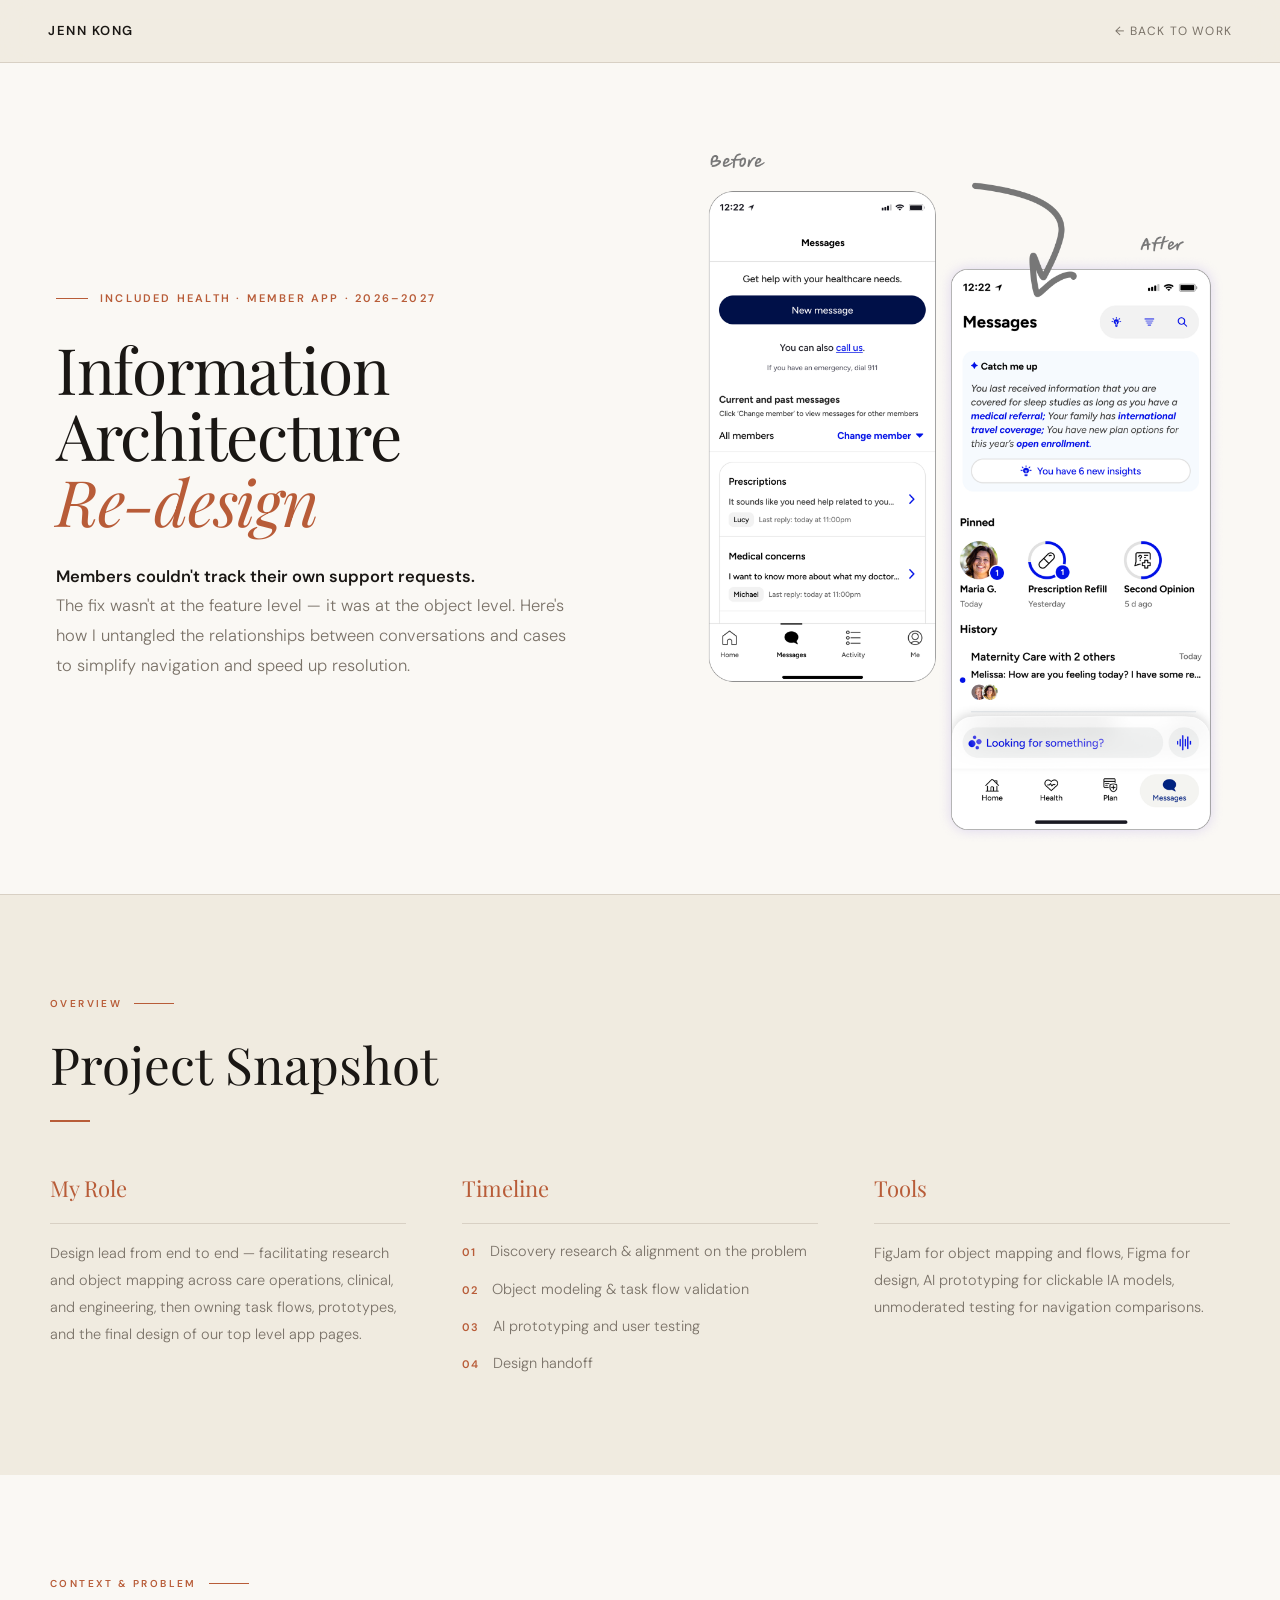
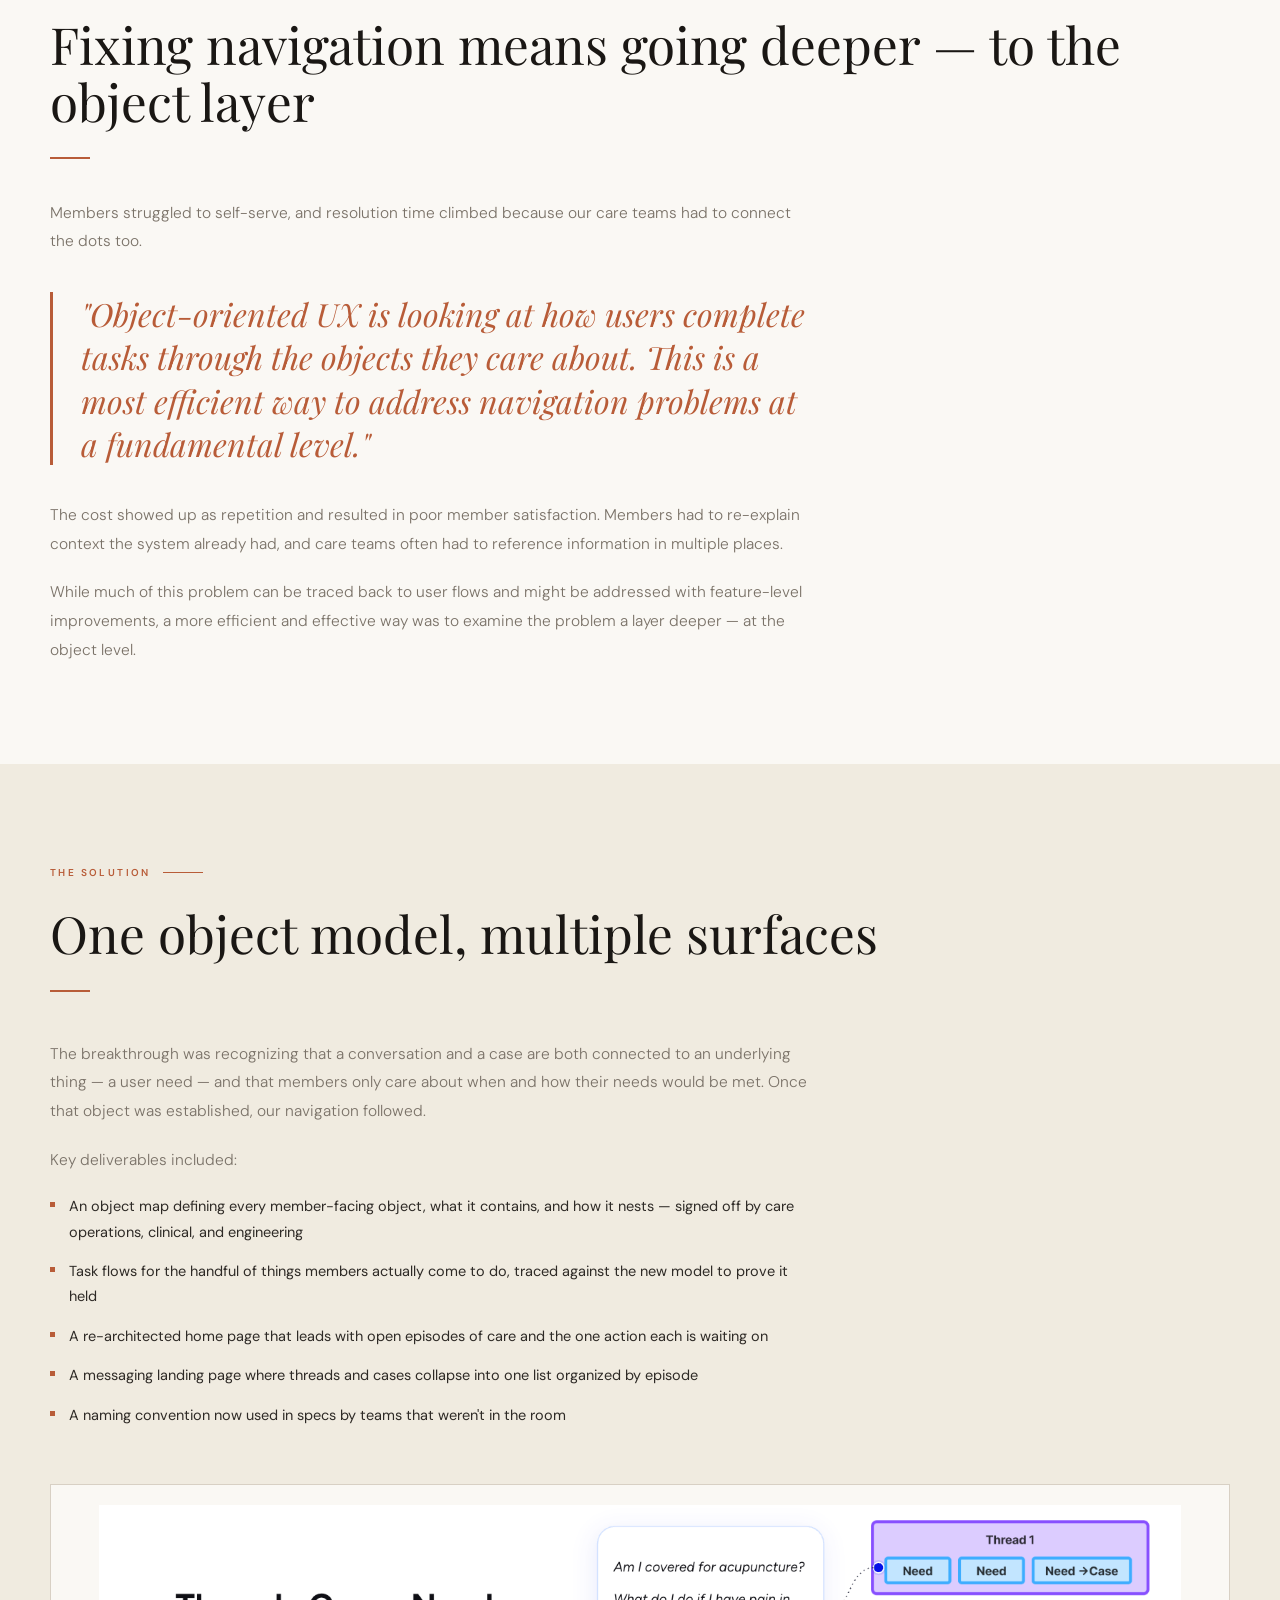
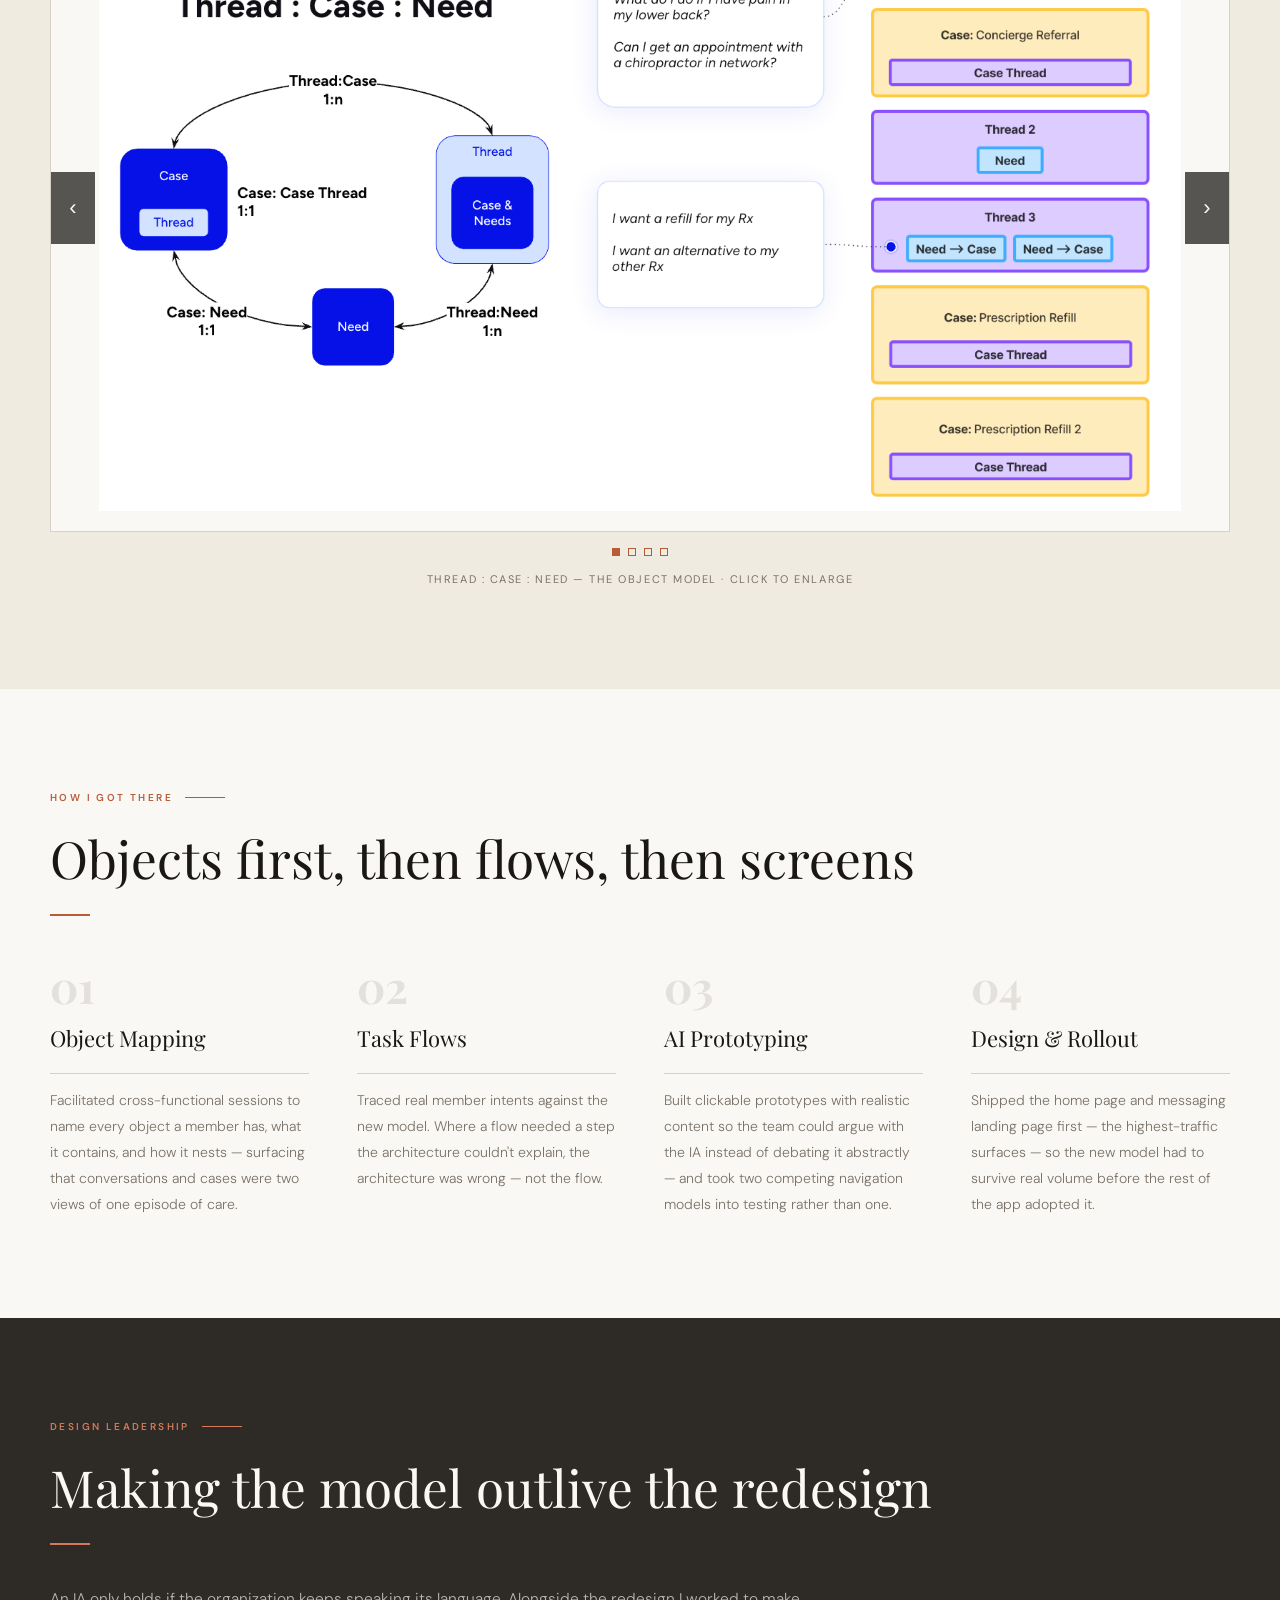
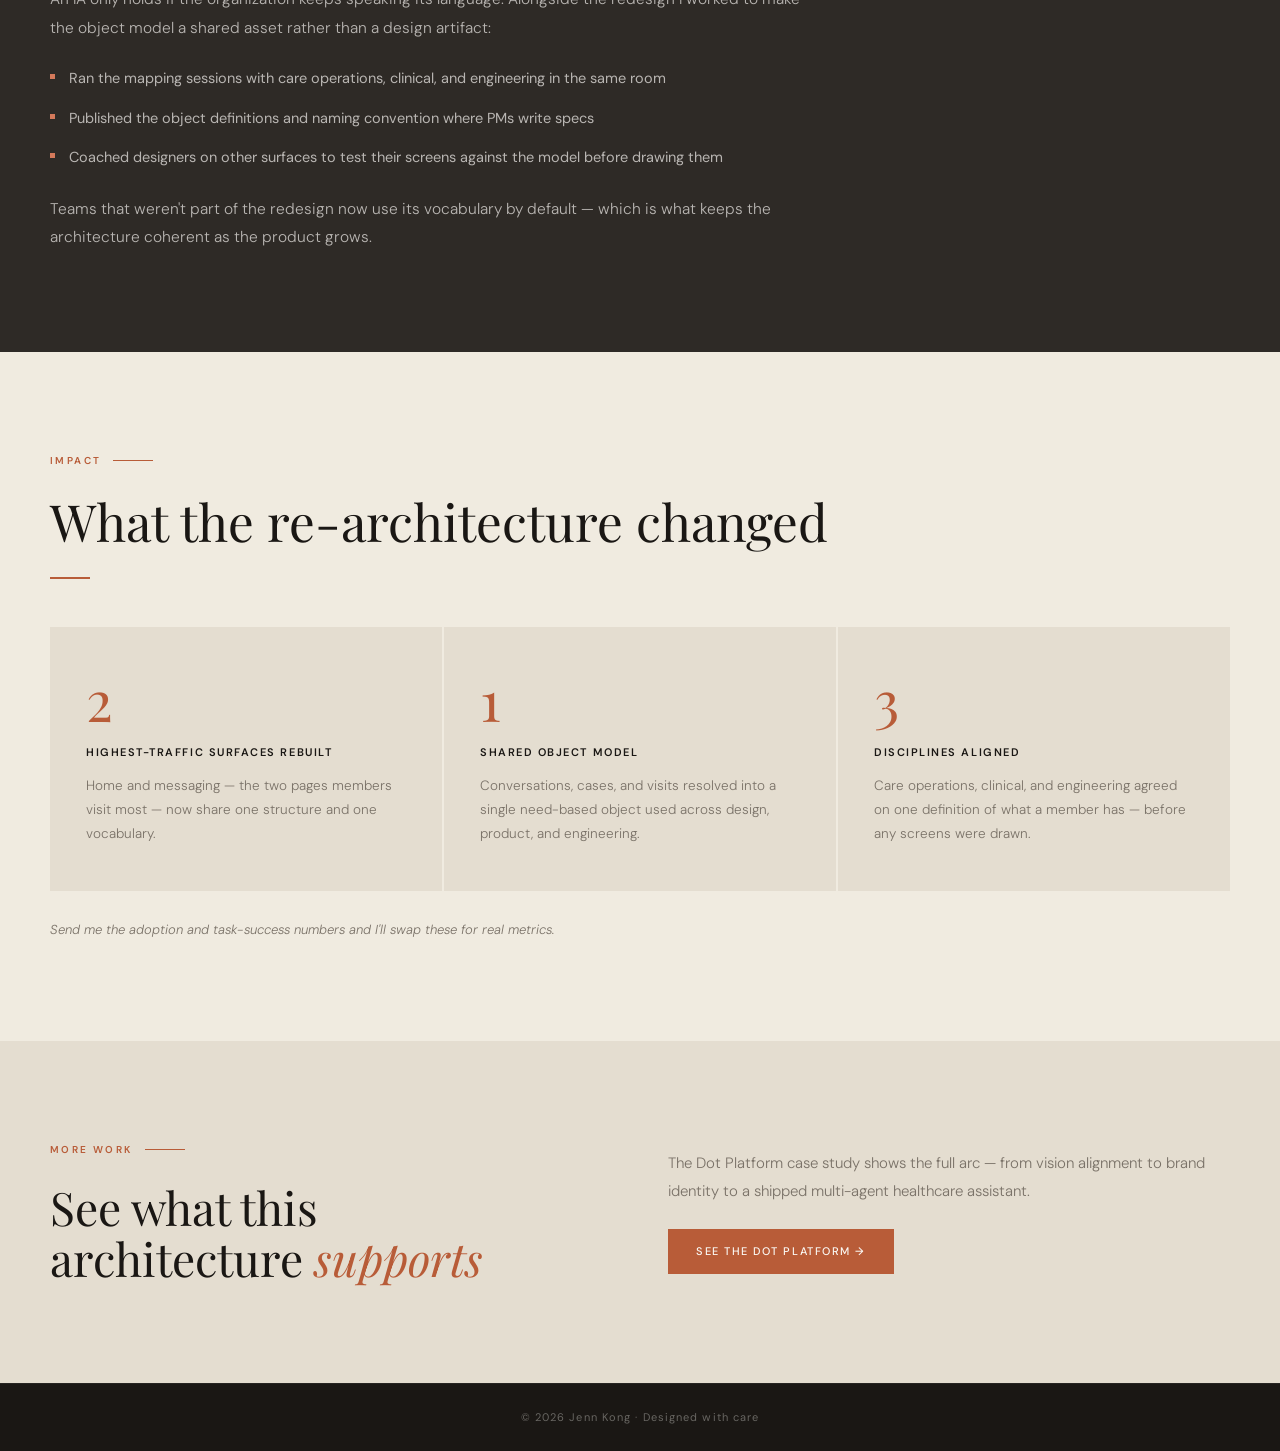
<file: case-studies/InformationArchitecture-css.html>
<!DOCTYPE html>
<html lang="en">
<head>
  <meta charset="UTF-8" />
  <meta name="viewport" content="width=device-width, initial-scale=1.0" />
  <title>Information Architecture Re-design — Jenn Kong</title>
  <link rel="preconnect" href="https://fonts.googleapis.com" />
  <link rel="preconnect" href="https://fonts.gstatic.com" crossorigin="anonymous" />
  <link href="https://fonts.googleapis.com/css2?family=Playfair+Display:ital,wght@0,300;0,400;0,500;0,700;1,300;1,400&family=DM+Sans:wght@300;400;500;600&display=swap" rel="stylesheet" />
  <link rel="stylesheet" href="../case-study.css" />
</head>
<body class="cs-body">
<div class="cs-page">

  <nav class="cs-nav">
    <a href="../index.html" class="cs-nav__logo">Jenn Kong</a>
    <a href="../index.html#projects" class="cs-nav__back">&larr; Back to Work</a>
  </nav>

  <section class="cs-hero">
    <div class="cs-hero__text cs-reveal">
      <div class="cs-hero__tag">Included Health &middot; Member App &middot; 2026&ndash;2027</div>
      <h1 class="cs-hero__title">Information Architecture <em>Re-design</em></h1>
      <p class="cs-hero__lede"><b>Members couldn't track their own support requests.</b><br />The fix wasn't at the feature level — it was at the object level. Here's how I untangled the relationships between conversations and cases to simplify navigation and speed up resolution.</p>
    </div>
    <div class="cs-hero__media">
      <img src="../images/messaging_revamp.png" alt="Messaging landing page, before and after the IA re-design" />
    </div>
  </section>

  <section class="cs-section cs-section--sand">
    <div class="cs-wrap">
      <div class="cs-label"><span>Overview</span></div>
      <h2 class="cs-h2">Project Snapshot</h2>
      <div class="cs-rule"></div>
      <div class="cs-grid-3 cs-reveal">
        <div>
          <h3 class="cs-h3">My Role</h3>
          <p>Design lead from end to end — facilitating research and object mapping across care operations, clinical, and engineering, then owning task flows, prototypes, and the final design of our top level app pages.</p>
        </div>
        <div>
          <h3 class="cs-h3">Timeline</h3>
          <ol class="cs-steps">
            <li><span class="cs-steps__n">01</span><span>Discovery research &amp; alignment on the problem</span></li>
            <li><span class="cs-steps__n">02</span><span>Object modeling &amp; task flow validation</span></li>
            <li><span class="cs-steps__n">03</span><span>AI prototyping and user testing</span></li>
            <li><span class="cs-steps__n">04</span><span>Design handoff</span></li>
          </ol>
        </div>
        <div>
          <h3 class="cs-h3">Tools</h3>
          <p>FigJam for object mapping and flows, Figma for design, AI prototyping for clickable IA models, unmoderated testing for navigation comparisons.</p>
        </div>
      </div>
    </div>
  </section>

  <section class="cs-section cs-section--white">
    <div class="cs-wrap">
      <div class="cs-label"><span>Context &amp; Problem</span></div>
      <h2 class="cs-h2">Fixing navigation means going deeper — to the object layer</h2>
      <div class="cs-rule cs-rule--tight"></div>
      <div class="cs-prose cs-reveal">
        <p>Members struggled to self-serve, and resolution time climbed because our care teams had to connect the dots too.</p>
        <blockquote class="cs-quote">"Object-oriented UX is looking at how users complete tasks through the objects they care about. This is a most efficient way to address navigation problems at a fundamental level."</blockquote>
        <p>The cost showed up as repetition and resulted in poor member satisfaction. Members had to re-explain context the system already had, and care teams often had to reference information in multiple places.</p>
        <p>While much of this problem can be traced back to user flows and might be addressed with feature-level improvements, a more efficient and effective way was to examine the problem a layer deeper — at the object level.</p>
      </div>
    </div>
  </section>

  <section class="cs-section cs-section--sand">
    <div class="cs-wrap">
      <div class="cs-label"><span>The Solution</span></div>
      <h2 class="cs-h2">One object model, multiple surfaces</h2>
      <div class="cs-rule"></div>
      <div class="cs-reveal">
        <div class="cs-prose">
          <p>The breakthrough was recognizing that a conversation and a case are both connected to&nbsp;an underlying thing — a user need — and that members only care about when and how their needs would be met. Once that object was established, our navigation followed.</p>
          <p>Key deliverables included:</p>
          <ul class="cs-list">
            <li><span>An object map defining every member-facing object, what it contains, and how it nests — signed off by care operations, clinical, and engineering</span></li>
            <li><span>Task flows for the handful of things members actually come to do, traced against the new model to prove it held</span></li>
            <li><span>A re-architected home page that leads with open episodes of care and the one action each is waiting on</span></li>
            <li><span>A messaging landing page where threads and cases collapse into one list organized by episode</span></li>
            <li><span>A naming convention now used in specs by teams that weren't in the room</span></li>
          </ul>
        </div>

        <div class="cs-carousel">
          <div class="cs-carousel__frame" id="csFrame">
            <div class="cs-carousel__track" id="csTrack">
              <div class="cs-carousel__slide"><img src="../images/Object_map.png" alt="Thread : Case : Need object model" /></div>
              <div class="cs-carousel__slide"><img src="../images/object_navigation.png" alt="Object navigation relationships across thread, need, and case lists" /></div>
              <div class="cs-carousel__slide"><img src="../images/Billing_taskflow.png" alt="Billing issue task flow" /></div>
              <div class="cs-carousel__slide"><img src="../images/messaging_new_UI.png" alt="Redesigned home and messaging screens" /></div>
            </div>
            <button class="cs-carousel__btn cs-carousel__btn--prev" onclick="csMove(-1, event)">&lsaquo;</button>
            <button class="cs-carousel__btn cs-carousel__btn--next" onclick="csMove(1, event)">&rsaquo;</button>
          </div>
          <div class="cs-carousel__dots">
            <button class="cs-carousel__dot is-active" onclick="csGoTo(0)"></button>
            <button class="cs-carousel__dot" onclick="csGoTo(1)"></button>
            <button class="cs-carousel__dot" onclick="csGoTo(2)"></button>
            <button class="cs-carousel__dot" onclick="csGoTo(3)"></button>
          </div>
          <div class="cs-carousel__caption"><span id="csCaption">Thread : Case : Need — the object model</span> &middot; Click to enlarge</div>
        </div>
      </div>
    </div>
  </section>

  <section class="cs-section cs-section--white">
    <div class="cs-wrap">
      <div class="cs-label"><span>How I Got There</span></div>
      <h2 class="cs-h2">Objects first, then flows, then screens</h2>
      <div class="cs-rule"></div>
      <div class="cs-grid-4 cs-reveal">
        <div class="cs-phase">
          <div class="cs-phase__n">01</div>
          <h3>Object Mapping</h3>
          <p>Facilitated cross-functional sessions to name every object a member has, what it contains, and how it nests — surfacing that conversations and cases were two views of one episode of care.</p>
        </div>
        <div class="cs-phase">
          <div class="cs-phase__n">02</div>
          <h3>Task Flows</h3>
          <p>Traced real member intents against the new model. Where a flow needed a step the architecture couldn't explain, the architecture was wrong — not the flow.</p>
        </div>
        <div class="cs-phase">
          <div class="cs-phase__n">03</div>
          <h3>AI Prototyping</h3>
          <p>Built clickable prototypes with realistic content so the team could argue with the IA instead of debating it abstractly — and took two competing navigation models into testing rather than one.</p>
        </div>
        <div class="cs-phase">
          <div class="cs-phase__n">04</div>
          <h3>Design &amp; Rollout</h3>
          <p>Shipped the home page and messaging landing page first — the highest-traffic surfaces — so the new model had to survive real volume before the rest of the app adopted it.</p>
        </div>
      </div>
    </div>
  </section>

  <section class="cs-section cs-section--charcoal">
    <div class="cs-wrap">
      <div class="cs-label"><span>Design Leadership</span></div>
      <h2 class="cs-h2">Making the model outlive the redesign</h2>
      <div class="cs-rule cs-rule--tight"></div>
      <div class="cs-prose cs-reveal">
        <p>An IA only holds if the organization keeps speaking its language. Alongside the redesign I worked to make the object model a shared asset rather than a design artifact:</p>
        <ul class="cs-list" style="margin: 24px 0;">
          <li><span>Ran the mapping sessions with care operations, clinical, and engineering in the same room</span></li>
          <li><span>Published the object definitions and naming convention where PMs write specs</span></li>
          <li><span>Coached designers on other surfaces to test their screens against the model before drawing them</span></li>
        </ul>
        <p>Teams that weren't part of the redesign now use its vocabulary by default — which is what keeps the architecture coherent as the product grows.</p>
      </div>
    </div>
  </section>

  <section class="cs-section cs-section--sand">
    <div class="cs-wrap">
      <div class="cs-label"><span>Impact</span></div>
      <h2 class="cs-h2">What the re-architecture changed</h2>
      <div class="cs-rule"></div>
      <div class="cs-results cs-reveal">
        <div class="cs-result">
          <div class="cs-result__stat">2</div>
          <div class="cs-result__label">Highest-Traffic Surfaces Rebuilt</div>
          <p>Home and messaging — the two pages members visit most — now share one structure and one vocabulary.</p>
        </div>
        <div class="cs-result">
          <div class="cs-result__stat">1</div>
          <div class="cs-result__label">Shared Object Model</div>
          <p>Conversations, cases, and visits resolved into a single need-based object used across design, product, and engineering.</p>
        </div>
        <div class="cs-result">
          <div class="cs-result__stat">3</div>
          <div class="cs-result__label">Disciplines Aligned</div>
          <p>Care operations, clinical, and engineering agreed on one definition of what a member has — before any screens were drawn.</p>
        </div>
      </div>
      <p class="cs-note">Send me the adoption and task-success numbers and I'll swap these for real metrics.</p>
    </div>
  </section>

  <section class="cs-section cs-section--stone">
    <div class="cs-wrap cs-cta cs-reveal">
      <div>
        <div class="cs-label"><span>More Work</span></div>
        <h2 class="cs-cta__title">See what this architecture&nbsp;<em>supports</em></h2>
      </div>
      <div class="cs-cta__right">
        <p>The Dot Platform case study shows the full arc — from vision alignment to brand identity to a shipped multi-agent healthcare assistant.</p>
        <a href="DotPlatform.html" class="cs-btn">See the Dot Platform &rarr;</a>
      </div>
    </div>
  </section>

  <footer class="cs-footer">&copy; 2026 Jenn Kong &middot; Designed with care</footer>

</div>

<script>
  var csSrcs = [
    '../images/Object_map.png',
    '../images/object_navigation.png',
    '../images/Billing_taskflow.png',
    '../images/messaging_new_UI.png'
  ];
  var csCaptions = [
    'Thread : Case : Need — the object model',
    'Object navigation relationships',
    'Billing issue — task flow',
    'Redesigned home and messaging'
  ];
  var csCurrent = 0;
  var csTotal = csSrcs.length;
  var csTimer;

  function csUpdate() {
    document.getElementById('csTrack').style.transform = 'translateX(-' + (csCurrent * 100) + '%)';
    document.getElementById('csCaption').textContent = csCaptions[csCurrent];
    var dots = document.querySelectorAll('.cs-carousel__dot');
    for (var i = 0; i < dots.length; i++) dots[i].classList.toggle('is-active', i === csCurrent);
  }
  function csStart() {
    clearInterval(csTimer);
    csTimer = setInterval(function () { csCurrent = (csCurrent + 1) % csTotal; csUpdate(); }, 5000);
  }
  function csMove(dir, e) {
    if (e) e.stopPropagation();
    clearInterval(csTimer);
    csCurrent = (csCurrent + dir + csTotal) % csTotal;
    csUpdate();
  }
  function csGoTo(i) { clearInterval(csTimer); csCurrent = i; csUpdate(); }

  document.getElementById('csFrame').addEventListener('click', function (e) {
    if (e.target.tagName === 'BUTTON') return;
    clearInterval(csTimer);
    var box = document.createElement('div');
    box.className = 'cs-lightbox';
    var img = document.createElement('img');
    img.src = csSrcs[csCurrent];
    img.alt = csCaptions[csCurrent];
    box.appendChild(img);
    function close() { box.remove(); document.removeEventListener('keydown', onKey); }
    function onKey(ev) { if (ev.key === 'Escape') close(); }
    box.addEventListener('click', close);
    document.addEventListener('keydown', onKey);
    document.body.appendChild(box);
  });

  csStart();

  var csObserver = new IntersectionObserver(function (entries) {
    entries.forEach(function (e) {
      if (e.isIntersecting) { e.target.classList.add('is-visible'); csObserver.unobserve(e.target); }
    });
  }, { threshold: 0.08 });
  document.querySelectorAll('.cs-reveal').forEach(function (el) { csObserver.observe(el); });
</script>
</body>
</html>
</file>
<file: case-study.css>
/* ==========================================================================
   Case study styles — Sandstone & Terracotta
   Reusable across any case-study page. Link alongside styles.css:
     <link rel="stylesheet" href="../case-study.css" />
   ========================================================================== */

:root {
  --cs-sand:      #f0ebe0;
  --cs-white:     #faf8f4;
  --cs-stone:     #e4ddd0;
  --cs-pebble:    #c8bfb0;
  --cs-accent:    #b85c38;
  --cs-accent-dk: #8f3e22;
  --cs-accent-lt: #d4795a;
  --cs-mid:       #7a7268;
  --cs-charcoal:  #2e2a26;
  --cs-ink:       #1a1714;
  --cs-border:    #d8d0c4;
  --cs-display:   'Playfair Display', Georgia, serif;
  --cs-body:      'DM Sans', Helvetica, Arial, sans-serif;
}

/* --- base ---------------------------------------------------------------- */

.cs-page *,
.cs-page *::before,
.cs-page *::after { box-sizing: border-box; }

body.cs-body {
  margin: 0;
  background: var(--cs-sand);
  color: var(--cs-ink);
  font-family: var(--cs-body);
  font-size: 15px;
  line-height: 1.7;
  overflow-x: hidden;
  -webkit-font-smoothing: antialiased;
}
html { scroll-behavior: smooth; }

.cs-page a { color: var(--cs-accent); }
.cs-page a:hover { color: var(--cs-accent-dk); }

/* --- nav ----------------------------------------------------------------- */

.cs-nav {
  position: fixed; top: 0; left: 0; right: 0; z-index: 100;
  display: flex; justify-content: space-between; align-items: center;
  gap: 24px; flex-wrap: wrap;
  padding: 20px 48px;
  background: rgba(240, 235, 224, 0.92);
  backdrop-filter: blur(20px);
  border-bottom: 1px solid var(--cs-border);
}
.cs-nav__logo {
  font-size: 13px; font-weight: 600; letter-spacing: 0.12em;
  color: var(--cs-ink) !important; text-decoration: none; text-transform: uppercase;
}
.cs-nav__back {
  font-size: 12px; letter-spacing: 0.1em; text-transform: uppercase;
  color: var(--cs-mid) !important; text-decoration: none; transition: color .2s;
}
.cs-nav__back:hover { color: var(--cs-accent) !important; }

/* --- section shells ------------------------------------------------------ */

.cs-section { padding: 100px 48px; }
.cs-section--sand { background: var(--cs-sand); }
.cs-section--white { background: var(--cs-white); }
.cs-section--stone { background: var(--cs-stone); }
.cs-section--charcoal { background: var(--cs-charcoal); color: var(--cs-white); }
.cs-wrap { max-width: 1180px; margin: 0 auto; }

.cs-label {
  display: flex; align-items: center; gap: 12px;
  font-size: 10px; font-weight: 600; letter-spacing: 0.24em;
  text-transform: uppercase; color: var(--cs-accent);
  margin-bottom: 24px;
}
.cs-label::after { content: ''; width: 40px; height: 1px; background: currentColor; }

.cs-h2 {
  font-family: var(--cs-display);
  font-size: clamp(34px, 4vw, 54px); font-weight: 300;
  line-height: 1.1; margin: 0; text-wrap: pretty;
}
.cs-h3 {
  font-family: var(--cs-display);
  font-size: 22px; font-weight: 300; color: var(--cs-accent);
  margin: 0 0 16px; padding-bottom: 16px;
  border-bottom: 1px solid var(--cs-border);
}
.cs-rule { width: 40px; height: 2px; background: var(--cs-accent); margin: 28px 0 48px; }
.cs-rule--tight { margin: 28px 0 40px; }

/* --- hero ---------------------------------------------------------------- */

.cs-hero {
  display: grid; grid-template-columns: repeat(auto-fit, minmax(340px, 1fr));
  background: var(--cs-white);
  padding-top: 76px;
  border-bottom: 1px solid var(--cs-border);
}
.cs-hero__text {
  padding: 88px 56px;
  display: flex; flex-direction: column; justify-content: center;
}
.cs-hero__tag {
  display: flex; align-items: center; gap: 12px;
  font-size: 11px; font-weight: 600; letter-spacing: 0.2em;
  text-transform: uppercase; color: var(--cs-accent);
  margin-bottom: 28px;
}
.cs-hero__tag::before { content: ''; width: 32px; height: 1px; background: currentColor; }
.cs-hero__title {
  font-family: var(--cs-display);
  font-size: clamp(42px, 5vw, 72px); font-weight: 300;
  line-height: 1.03; letter-spacing: -0.02em;
  margin: 0 0 28px; text-wrap: pretty;
}
.cs-hero__title em { font-style: italic; color: var(--cs-accent); }
.cs-hero__lede {
  font-size: 16.5px; color: var(--cs-mid); font-weight: 300;
  line-height: 1.8; max-width: 520px; margin: 0;
}
.cs-hero__lede b { color: var(--cs-ink); font-weight: 600; }
.cs-hero__media {
  min-height: 52vh; background: var(--cs-white);
  display: flex; align-items: center; justify-content: center;
  padding: 32px;
}
.cs-hero__media img {
  max-width: 100%; max-height: 100%;
  object-fit: contain; display: block;
}

/* --- text blocks --------------------------------------------------------- */

.cs-prose { max-width: 760px; }
.cs-prose p {
  font-size: 15.5px; color: var(--cs-mid);
  line-height: 1.85; font-weight: 300; margin: 0 0 20px;
}
.cs-prose p:last-child { margin-bottom: 0; }
.cs-section--charcoal .cs-prose p { color: rgba(250, 248, 244, 0.68); }

.cs-quote {
  font-family: var(--cs-display);
  font-size: clamp(22px, 2.6vw, 32px); font-style: italic; font-weight: 300;
  color: var(--cs-accent); line-height: 1.35;
  margin: 36px 0; padding-left: 28px;
  border-left: 3px solid var(--cs-accent);
  text-wrap: pretty;
}

.cs-list { list-style: none; margin: 0; padding: 0; display: grid; gap: 14px; }
.cs-list li {
  display: grid; grid-template-columns: auto 1fr; gap: 14px;
  align-items: baseline;
  font-size: 14.5px; color: var(--cs-charcoal); line-height: 1.75;
}
.cs-list li::before {
  content: ''; width: 5px; height: 5px;
  background: var(--cs-accent); transform: translateY(-4px);
}
.cs-section--charcoal .cs-list li { color: rgba(250, 248, 244, 0.68); }
.cs-section--charcoal .cs-list li::before { background: var(--cs-accent-lt); }

/* numbered timeline (Overview) */
.cs-steps { list-style: none; margin: 0; padding: 0; display: grid; gap: 14px; }
.cs-steps li {
  display: grid; grid-template-columns: auto 1fr; gap: 14px;
  align-items: baseline;
  font-size: 14.5px; color: var(--cs-mid); font-weight: 300; line-height: 1.6;
}
.cs-steps__n {
  font-size: 11px; font-weight: 600; letter-spacing: 0.1em;
  color: var(--cs-accent);
}

/* numbered accomplishments list */
.cs-role { display: grid; grid-template-columns: repeat(auto-fit, minmax(320px, 1fr)); gap: 56px; align-items: start; }
.cs-numbered { list-style: none; margin: 0; padding: 0; }
.cs-numbered li {
  display: grid; grid-template-columns: 40px 1fr; gap: 12px; align-items: baseline;
  padding: 14px 0; border-top: 1px solid var(--cs-border);
  font-size: 14.5px; color: var(--cs-charcoal); line-height: 1.65;
}
.cs-numbered li:last-child { border-bottom: 1px solid var(--cs-border); }
.cs-numbered__n { font-family: var(--cs-display); font-size: 18px; color: var(--cs-accent); }

/* press cards */
.cs-press { display: grid; grid-template-columns: repeat(auto-fit, minmax(300px, 1fr)); gap: 2px; }
.cs-press__card {
  background: var(--cs-stone); padding: 40px 36px;
  display: flex; flex-direction: column; gap: 14px;
  text-decoration: none; color: var(--cs-ink) !important;
  transition: background .3s;
}
.cs-press__card:hover { background: var(--cs-pebble); color: var(--cs-ink) !important; }
.cs-press__kicker { font-size: 10px; letter-spacing: 0.16em; text-transform: uppercase; color: var(--cs-accent); font-weight: 600; }
.cs-press__title { font-family: var(--cs-display); font-size: 24px; font-weight: 300; line-height: 1.25; }
.cs-press__cta { font-size: 11px; font-weight: 500; letter-spacing: 0.14em; text-transform: uppercase; color: var(--cs-charcoal); margin-top: auto; }

/* --- grids --------------------------------------------------------------- */

.cs-grid-3 { display: grid; grid-template-columns: repeat(auto-fit, minmax(260px, 1fr)); gap: 56px; }
.cs-grid-4 { display: grid; grid-template-columns: repeat(auto-fit, minmax(240px, 1fr)); gap: 48px; }
.cs-grid-3 p, .cs-grid-4 p {
  font-size: 14.5px; color: var(--cs-mid);
  line-height: 1.85; font-weight: 300; margin: 0;
}

.cs-phase__n {
  font-family: var(--cs-display);
  font-size: 44px; font-weight: 700; color: rgba(26, 23, 20, 0.1);
  line-height: 1; margin-bottom: 12px;
}
.cs-phase h3 {
  font-family: var(--cs-display);
  font-size: 22px; font-weight: 300; margin: 0 0 14px;
  padding-bottom: 16px; border-bottom: 1px solid var(--cs-border);
}
.cs-phase p { font-size: 14px; }

/* dark band headings */
.cs-section--charcoal .cs-label { color: var(--cs-accent-lt); }
.cs-section--charcoal .cs-h2 { color: var(--cs-white); }
.cs-section--charcoal .cs-rule { background: var(--cs-accent-lt); }

/* --- results ------------------------------------------------------------- */

.cs-results { display: grid; grid-template-columns: repeat(auto-fit, minmax(260px, 1fr)); gap: 2px; }
.cs-result { background: var(--cs-stone); padding: 44px 36px; }
.cs-result__stat {
  font-family: var(--cs-display);
  font-size: 56px; font-weight: 300; color: var(--cs-accent);
  line-height: 1; margin-bottom: 16px;
}
.cs-result__label {
  font-size: 11px; font-weight: 600; letter-spacing: 0.14em;
  text-transform: uppercase; color: var(--cs-ink); margin-bottom: 12px;
}
.cs-result p {
  font-size: 13.5px; color: var(--cs-mid);
  line-height: 1.8; font-weight: 300; margin: 0;
}
.cs-note {
  font-size: 13px; color: var(--cs-mid); font-weight: 300;
  font-style: italic; margin: 28px 0 0;
}

/* --- carousel ------------------------------------------------------------ */

.cs-carousel { margin-top: 56px; }
.cs-carousel__frame {
  position: relative; overflow: hidden;
  background: var(--cs-white); border: 1px solid var(--cs-border);
  height: clamp(420px, 72vh, 880px);
  cursor: zoom-in;
}
.cs-carousel__track {
  display: flex; height: 100%;
  transition: transform .5s cubic-bezier(.16, 1, .3, 1);
}
.cs-carousel__slide {
  flex: 0 0 100%;
  display: flex; align-items: center; justify-content: center;
  padding: 20px; background: var(--cs-white);
}
.cs-carousel__slide img {
  max-width: 100%; max-height: 100%;
  object-fit: contain; display: block;
}
.cs-carousel__btn {
  position: absolute; top: 50%; transform: translateY(-50%);
  width: 44px; height: 72px; border: none;
  background: rgba(26, 23, 20, 0.72); color: var(--cs-white);
  font-size: 22px; cursor: pointer; transition: background .2s;
}
.cs-carousel__btn:hover { background: var(--cs-accent); }
.cs-carousel__btn--prev { left: 0; }
.cs-carousel__btn--next { right: 0; }
.cs-carousel__dots {
  display: flex; gap: 8px; align-items: center; justify-content: center;
  margin-top: 16px;
}
.cs-carousel__dot {
  width: 8px; height: 8px; padding: 0;
  border: 1px solid var(--cs-accent); background: transparent; cursor: pointer;
}
.cs-carousel__dot.is-active { background: var(--cs-accent); }
.cs-carousel__caption {
  text-align: center;
  font-size: 11px; letter-spacing: 0.14em; text-transform: uppercase;
  color: var(--cs-mid); margin-top: 14px;
}

.cs-lightbox {
  position: fixed; inset: 0; z-index: 9999;
  background: rgba(26, 23, 20, 0.92);
  display: flex; align-items: center; justify-content: center;
  padding: 40px; cursor: zoom-out; overflow: auto;
}
.cs-lightbox img {
  max-width: 100%; max-height: 100%;
  object-fit: contain; background: var(--cs-white);
}

/* --- cta + footer -------------------------------------------------------- */

.cs-cta {
  display: grid; grid-template-columns: repeat(auto-fit, minmax(300px, 1fr));
  gap: 56px; align-items: center;
}
.cs-cta__title {
  font-family: var(--cs-display);
  font-size: clamp(30px, 3.6vw, 48px); font-weight: 300;
  line-height: 1.1; margin: 0; text-wrap: pretty;
}
.cs-cta__title em { font-style: italic; color: var(--cs-accent); }
.cs-cta__right { display: flex; flex-direction: column; gap: 24px; align-items: flex-start; }
.cs-cta__right p {
  font-size: 15px; color: var(--cs-mid);
  line-height: 1.85; font-weight: 300; margin: 0;
}
.cs-btn {
  padding: 13px 28px;
  font-size: 11px; font-weight: 500; letter-spacing: 0.14em;
  text-transform: uppercase; text-decoration: none;
  background: var(--cs-accent); color: var(--cs-white) !important;
  transition: all .3s;
}
.cs-btn:hover {
  background: var(--cs-accent-dk); color: var(--cs-white) !important;
  transform: translateY(-2px);
}

.cs-footer {
  background: var(--cs-ink); color: rgba(250, 248, 244, 0.35);
  text-align: center; font-size: 11px; letter-spacing: 0.1em;
  padding: 24px 48px; border-top: 1px solid rgba(255, 255, 255, 0.06);
}

/* --- reveal animation ---------------------------------------------------- */

.cs-reveal {
  opacity: 0; transform: translateY(24px);
  transition: opacity .9s cubic-bezier(.16, 1, .3, 1), transform .9s cubic-bezier(.16, 1, .3, 1);
}
.cs-reveal.is-visible { opacity: 1; transform: none; }

@media (prefers-reduced-motion: reduce) {
  .cs-reveal { opacity: 1; transform: none; transition: none; }
  .cs-carousel__track { transition: none; }
}

/* --- responsive ---------------------------------------------------------- */

@media (max-width: 900px) {
  .cs-nav { padding: 18px 24px; }
  .cs-section { padding: 72px 28px; }
  .cs-hero__text { padding: 64px 28px; }
  .cs-hero__media { min-height: 44vh; padding: 20px; }
  .cs-grid-3, .cs-grid-4 { gap: 40px; }
  .cs-carousel__frame { height: clamp(320px, 56vh, 560px); }
}
</file>
